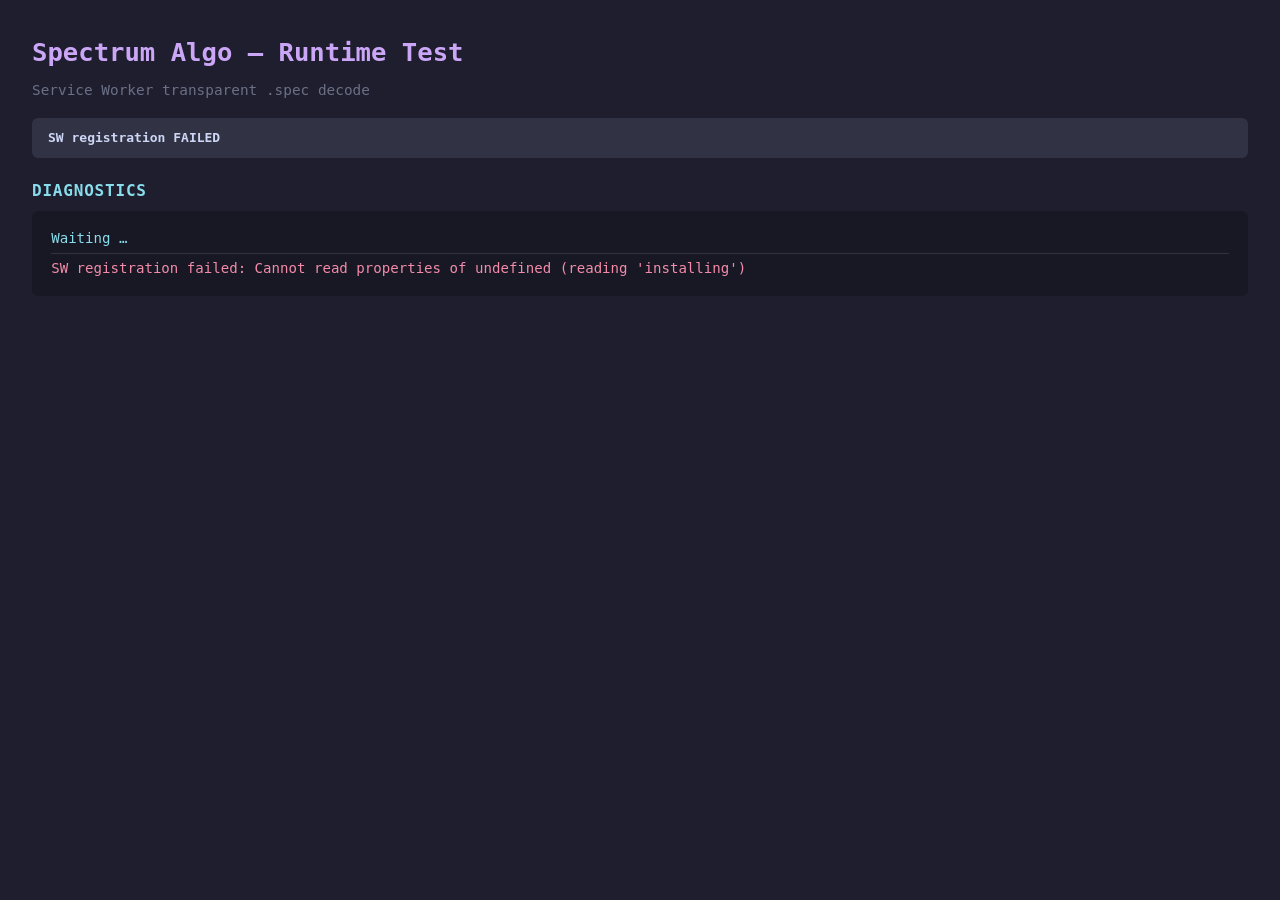
<file: Runtime/test-web/index.html>
<!DOCTYPE html>
<html lang="en">
<head>
  <meta charset="UTF-8">
  <meta name="viewport" content="width=device-width, initial-scale=1.0">
  <title>Spectrum Runtime — Test</title>

  <!--
    styles.css does NOT exist on disk — only styles.css.spec.
    It is loaded dynamically after the SW is active (see script below).
  -->

  <style>
    *, *::before, *::after { box-sizing: border-box; margin: 0; padding: 0; }
    body   { font-family: monospace; background: #1e1e2e; color: #cdd6f4; padding: 2rem; line-height: 1.6; }
    h1     { color: #cba6f7; font-size: 1.6rem; margin-bottom: 0.4rem; }
    h2     { color: #89dceb; font-size: 1rem; text-transform: uppercase; letter-spacing: .05em; margin: 1.2rem 0 0.5rem; }
    #status { padding: 0.6rem 1rem; background: #313244; border-radius: 6px; margin: 0.8rem 0; font-weight: 600; }
    #log   { list-style: none; background: #181825; border-radius: 6px; padding: 0.8rem 1.2rem; font-size: 0.88rem; }
    #log li { padding: 0.2rem 0; border-bottom: 1px solid #313244; }
    #log li:last-child { border-bottom: none; }
    .ok    { color: #a6e3a1; }
    .err   { color: #f38ba8; }
    .info  { color: #89dceb; }
    .warn  { color: #f9e2af; }
    #style-check { background: #1e1e2e; width: 1px; height: 1px; position: absolute; pointer-events: none; }
  </style>
</head>
<body>

  <h1>Spectrum Algo — Runtime Test</h1>
  <p style="color:#6c7086;font-size:.9rem;margin-bottom:1rem">Service Worker transparent .spec decode</p>

  <div id="status">Registering Service Worker …</div>

  <h2>Diagnostics</h2>
  <ul id="log"><li class="info">Waiting …</li></ul>

  <div id="style-check"></div>

  <script>
    // ── Globals ──────────────────────────────────────────────────────────────
    const statusEl = document.getElementById('status');
    const logEl    = document.getElementById('log');

    function log(msg, cls = 'info') {
      const li = document.createElement('li');
      li.textContent = msg;
      li.className = cls;
      logEl.appendChild(li);
      console.log('[spectrum-test]', msg);
    }

    function clearLog() { logEl.innerHTML = ''; }

    // ── Catch any uncaught JS errors (e.g. from app.js at runtime) ───────────
    window.onerror = function(msg, src, line, col, err) {
      log(`window.onerror — ${msg} (${src?.split('/').pop()}:${line})`, 'err');
      return false;
    };

    window.addEventListener('unhandledrejection', e => {
      log(`Unhandled promise rejection — ${e.reason}`, 'err');
    });

    // ── Service Worker setup ─────────────────────────────────────────────────
    if (!('serviceWorker' in navigator)) {
      statusEl.textContent = 'Service Workers not supported.';
      log('Service Workers not supported in this browser', 'err');
    } else {
      navigator.serviceWorker.register('../spectrum-sw.js', {
        type:  'module',
        scope: '/',
      })
      .then(reg => {
        const state = reg.installing
          ? 'installing' : reg.waiting
          ? 'waiting'    : reg.active
          ? 'active'     : 'unknown';
        log(`SW registered — scope: ${reg.scope} — state: ${state}`, 'ok');
        statusEl.textContent = 'SW registered — waiting for activation …';

        function onSWReady() {
          log('SW is controlling this page', 'ok');
          statusEl.textContent = 'SW active — running diagnostics …';
          clearLog();
          runDiagnostics();
        }

        if (navigator.serviceWorker.controller) {
          onSWReady();
        } else {
          navigator.serviceWorker.addEventListener('controllerchange', onSWReady, { once: true });

          // If the SW is already active but not controlling, the page was most
          // likely loaded via a hard reload (Ctrl+Shift+R). Chrome spec: a page
          // loaded with "bypass SW" has its "allow service workers" flag unset,
          // so clients.claim() cannot reclaim it — controllerchange never fires.
          // Fix: do a normal reload. The SW will control the new page load.
          // A sessionStorage flag prevents an infinite reload loop.
          const sw = reg.active || reg.waiting || reg.installing;
          if (sw && !reg.installing) {
            if (!sessionStorage.getItem('spectrum-reloaded')) {
              sessionStorage.setItem('spectrum-reloaded', '1');
              log('SW active but not controlling (likely hard-reload bypass) — reloading …', 'warn');
              statusEl.textContent = 'Reloading so SW can take control …';
              setTimeout(() => window.location.reload(), 800); // brief pause so user sees the message
            } else {
              // Already reloaded once — something else is wrong
              sessionStorage.removeItem('spectrum-reloaded');
              log('SW still not in control after reload — check DevTools → Application → Service Workers', 'err');
            }
          }

          // Safety timeout (in case reload doesn't help)
          setTimeout(() => {
            if (!navigator.serviceWorker.controller) {
              log('Timeout: SW still not in control after 10s', 'err');
            }
          }, 10000);
        }
      })
      .catch(err => {
        statusEl.textContent = 'SW registration FAILED';
        log('SW registration failed: ' + err.message, 'err');
      });
    }

    // ── Diagnostics ──────────────────────────────────────────────────────────
    async function runDiagnostics() {

      // ── Test 1: Direct fetch probe for app.js ──────────────────────────
      log('Probing app.js via fetch() …', 'info');
      try {
        const controller = new AbortController();
        const tid = setTimeout(() => controller.abort(), 15000);
        const r = await fetch('app.js', { signal: controller.signal });
        clearTimeout(tid);
        const decoded = r.headers.get('X-Spectrum-Decoded');
        const tokens  = r.headers.get('X-Spectrum-Tokens');
        const ct      = r.headers.get('Content-Type');

        if (r.ok && decoded === 'true') {
          log(`fetch('app.js') → ${r.status}  CT: ${ct}  tokens: ${tokens} ✓`, 'ok');
        } else if (r.ok) {
          log(`fetch('app.js') → ${r.status}  CT: ${ct}  (NOT decoded by SW)`, 'warn');
        } else {
          const body = await r.text();
          log(`fetch('app.js') → ${r.status}  ${body.slice(0,120)}`, 'err');
        }
      } catch (e) {
        log(`fetch('app.js') threw: ${e.message}`, 'err');
      }

      // ── Test 2: Direct fetch probe for styles.css ──────────────────────
      log('Probing styles.css via fetch() …', 'info');
      try {
        const controller2 = new AbortController();
        const tid2 = setTimeout(() => controller2.abort(), 15000);
        const r = await fetch('styles.css', { signal: controller2.signal });
        clearTimeout(tid2);
        const decoded = r.headers.get('X-Spectrum-Decoded');
        const ct      = r.headers.get('Content-Type');

        if (r.ok && decoded === 'true') {
          log(`fetch('styles.css') → ${r.status}  CT: ${ct} ✓`, 'ok');
        } else if (r.ok) {
          log(`fetch('styles.css') → ${r.status}  CT: ${ct}  (NOT decoded by SW)`, 'warn');
        } else {
          const body = await r.text();
          log(`fetch('styles.css') → ${r.status}  ${body.slice(0,120)}`, 'err');
        }
      } catch (e) {
        log(`fetch('styles.css') threw: ${e.message}`, 'err');
      }

      // ── Test 3: Load styles.css as a real stylesheet ───────────────────
      log('Appending <link rel=stylesheet href=styles.css> …', 'info');
      await new Promise(resolve => {
        const link    = document.createElement('link');
        link.rel      = 'stylesheet';
        link.href     = 'styles.css';
        link.onload   = () => { log('<link> styles.css onload ✓', 'ok');  resolve(); };
        link.onerror  = () => { log('<link> styles.css onerror ✗', 'err'); resolve(); };
        document.head.appendChild(link);
        setTimeout(resolve, 5000); // don't hang forever
      });

      // ── Test 4: Load app.js as a real script ───────────────────────────
      log('Appending <script src=app.js> …', 'info');
      await new Promise(resolve => {
        const script    = document.createElement('script');
        script.src      = 'app.js';
        script.onerror  = () => { log('<script> app.js onerror ✗', 'err'); resolve(); };
        // app.js sets status to green on success — we watch for that
        const check = setInterval(() => {
          if (statusEl.style.color === 'rgb(76, 175, 80)') {
            clearInterval(check);
            resolve();
          }
        }, 100);
        document.body.appendChild(script);
        setTimeout(() => { clearInterval(check); resolve(); }, 5000);
      });

      statusEl.textContent = 'Diagnostics complete — see log above';
    }
  </script>

</body>
</html>
</file>
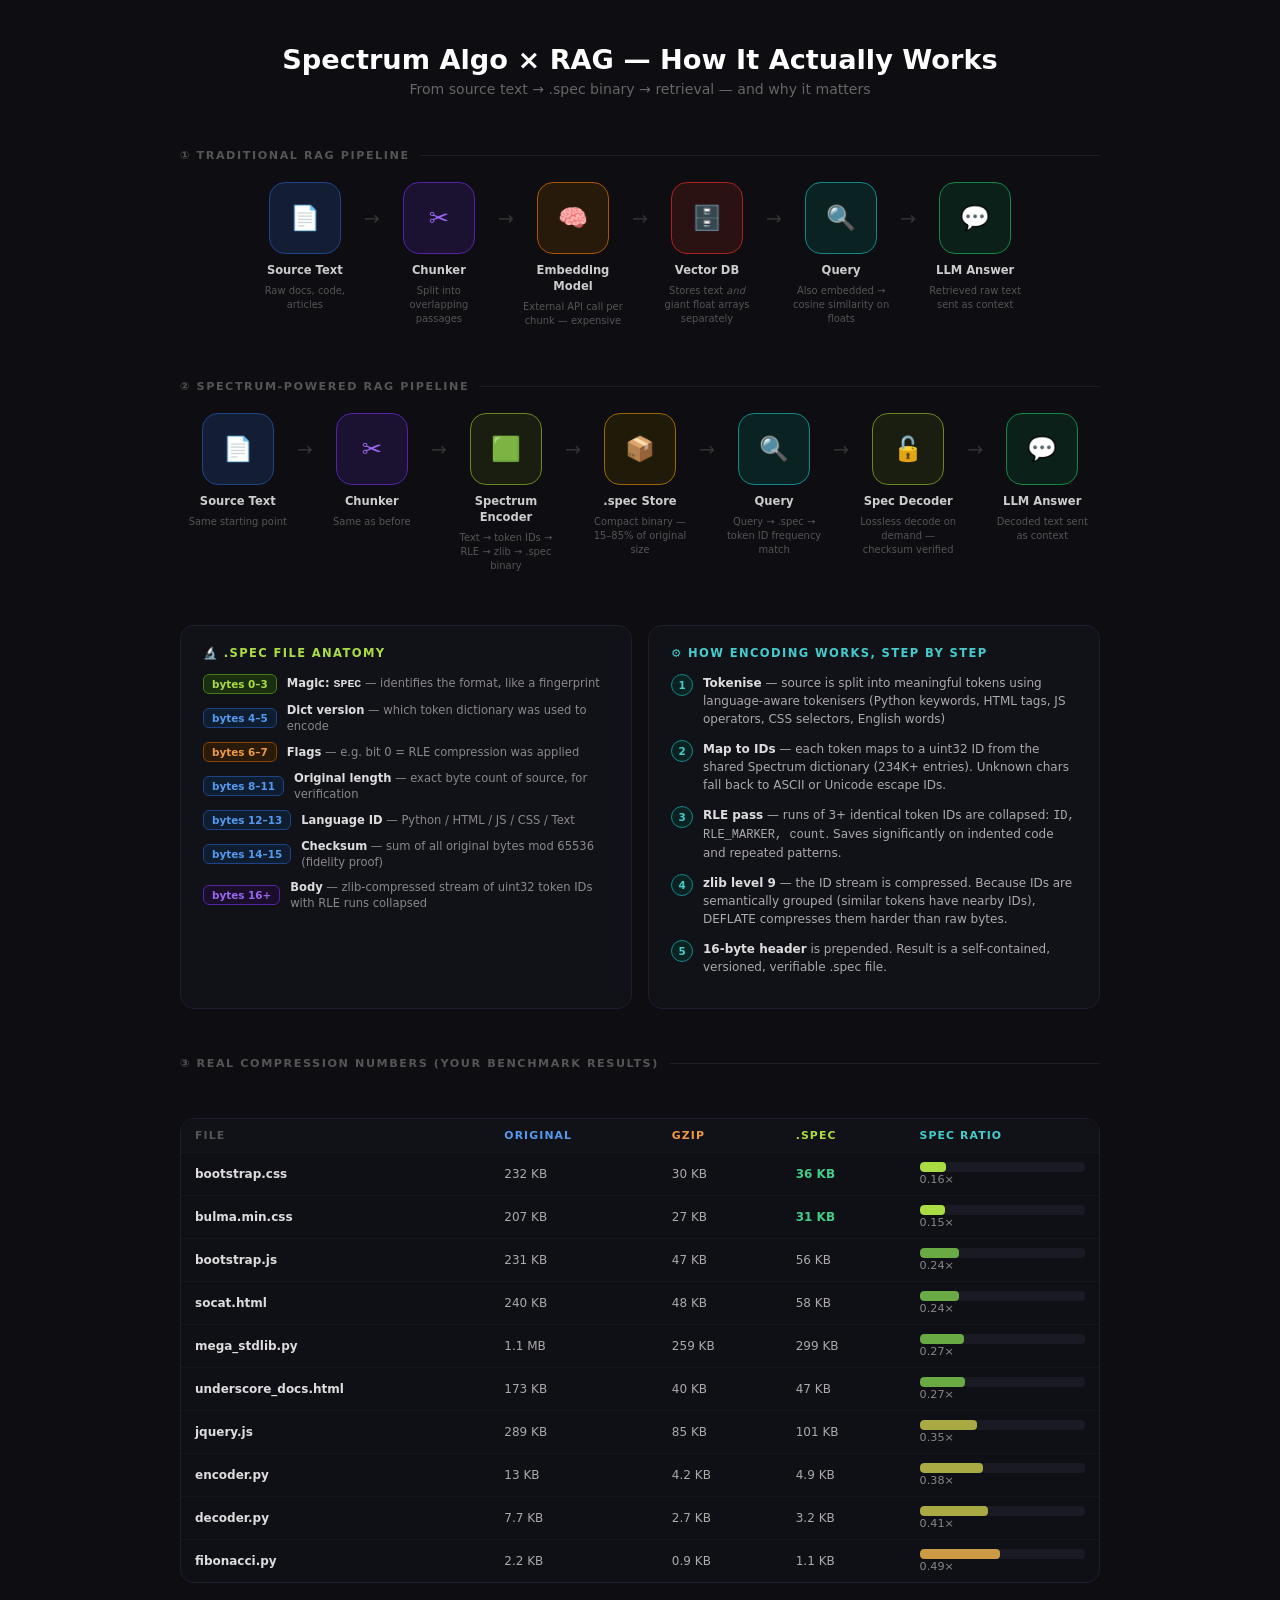
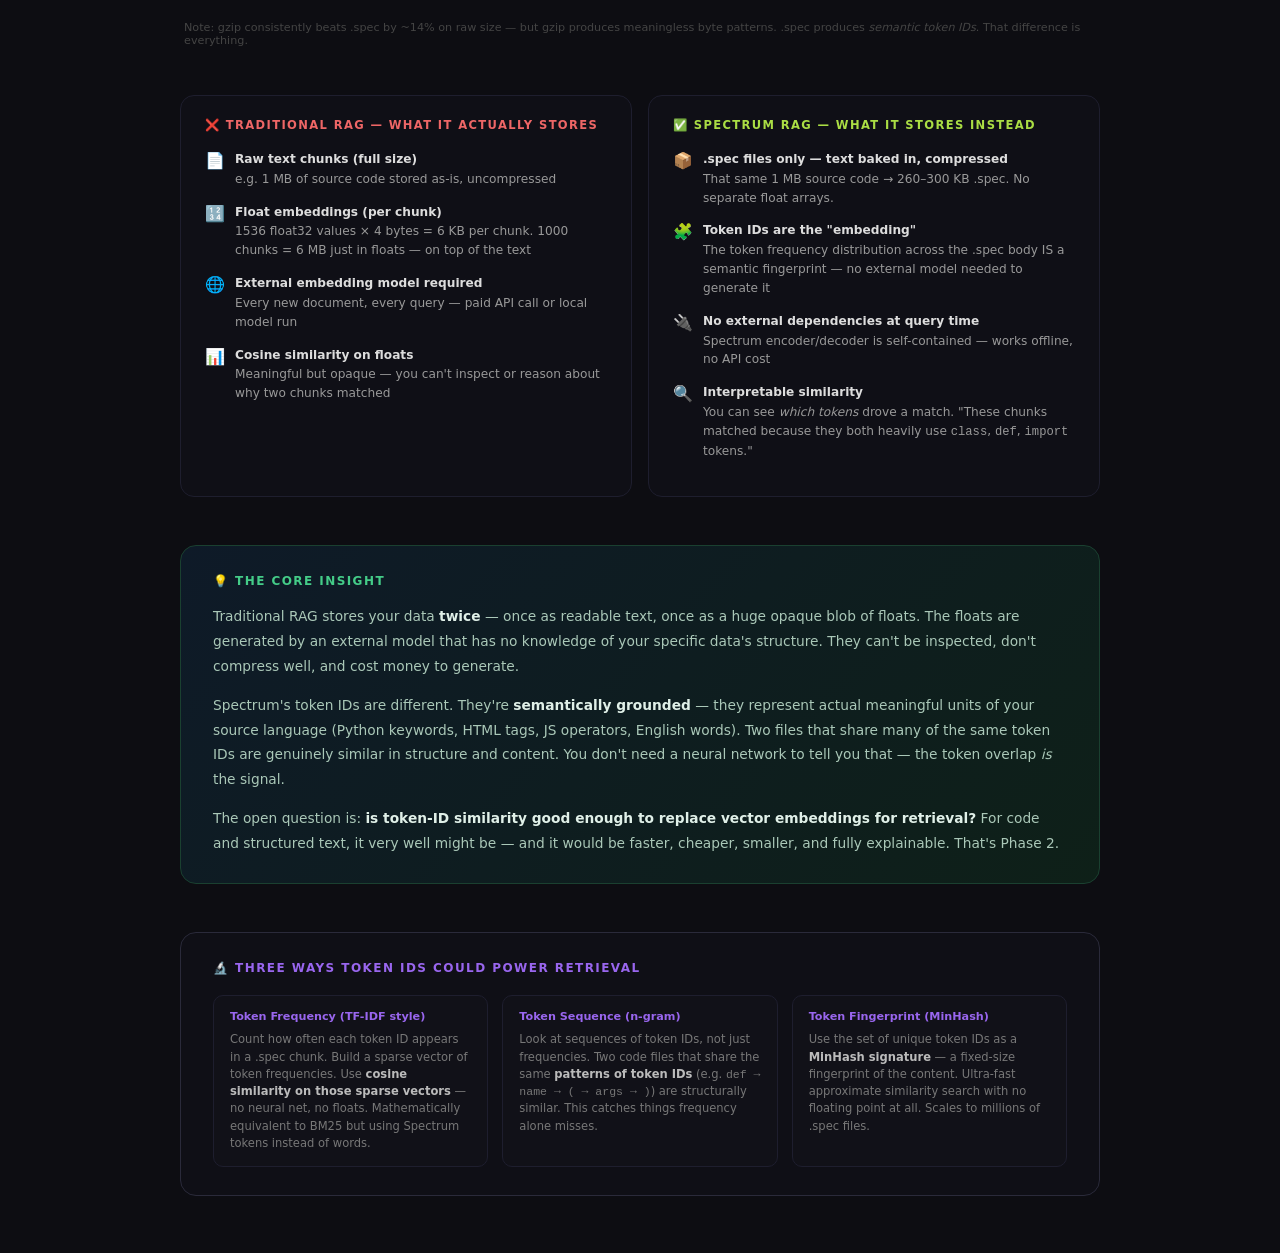
<file: spectrum_rag_diagram.html>
<!DOCTYPE html>
<html lang="en">
<head>
  <meta charset="UTF-8"/>
  <meta name="viewport" content="width=device-width, initial-scale=1.0"/>
  <title>Spectrum Algo × RAG — How It Works</title>
  <style>
    * { box-sizing: border-box; margin: 0; padding: 0; }
    body {
      font-family: 'Segoe UI', system-ui, sans-serif;
      background: #0d0d12;
      color: #e0e0ee;
      min-height: 100vh;
      padding: 44px 24px 60px;
    }

    /* ── PAGE HEADER ── */
    .page-header { text-align: center; margin-bottom: 52px; }
    .page-header h1 { font-size: 1.7rem; font-weight: 800; color: #fff; margin-bottom: 6px; }
    .page-header p  { color: #666; font-size: 0.88rem; }

    /* ── SECTION ── */
    .section { max-width: 920px; margin: 0 auto 48px; }
    .section-title {
      font-size: 0.7rem; font-weight: 700; letter-spacing: 0.14em;
      text-transform: uppercase; color: #555; margin-bottom: 20px;
      display: flex; align-items: center; gap: 10px;
    }
    .section-title::after {
      content: ''; flex: 1; height: 1px; background: #1e1e28;
    }

    /* ── PIPELINE ── */
    .pipeline {
      display: flex; align-items: flex-start; justify-content: center;
      gap: 0; flex-wrap: nowrap; overflow-x: auto; padding-bottom: 4px;
    }
    .node {
      display: flex; flex-direction: column; align-items: center;
      gap: 8px; min-width: 110px; flex-shrink: 0;
    }
    .node-box {
      width: 72px; height: 72px; border-radius: 16px;
      display: flex; flex-direction: column;
      align-items: center; justify-content: center;
      font-size: 1.5rem; gap: 2px;
      position: relative;
    }
    .node-name {
      font-size: 0.72rem; font-weight: 600; text-align: center;
      color: #ccc; line-height: 1.4; max-width: 100px;
    }
    .node-detail {
      font-size: 0.62rem; color: #555; text-align: center;
      max-width: 100px; line-height: 1.4; margin-top: -2px;
    }
    .arrow {
      font-size: 1.2rem; color: #333; padding: 0 4px;
      margin-top: 25px; flex-shrink: 0;
    }

    /* node colours */
    .c-blue   { background:#131e35; border:1.5px solid #1e4488; color:#5599ee; }
    .c-purple { background:#1a1230; border:1.5px solid #5522aa; color:#9966ee; }
    .c-red    { background:#2a1212; border:1.5px solid #aa2222; color:#ee6666; }
    .c-orange { background:#281a0a; border:1.5px solid #aa5500; color:#ee9944; }
    .c-teal   { background:#0a2222; border:1.5px solid #118888; color:#44cccc; }
    .c-green  { background:#0a2018; border:1.5px solid #118844; color:#44cc88; }
    .c-spec   { background:#1a1e10; border:1.5px solid #6a8822; color:#aadd44; }
    .c-gold   { background:#201a08; border:1.5px solid #996600; color:#ddbb22; }

    /* ── .SPEC FORMAT EXPLAINER ── */
    .spec-explainer {
      max-width: 920px; margin: 0 auto 48px;
      display: grid; grid-template-columns: 1fr 1fr; gap: 16px;
    }
    .spec-card {
      background: #111118; border: 1px solid #1e1e2e;
      border-radius: 14px; padding: 20px 22px;
    }
    .spec-card h3 {
      font-size: 0.72rem; font-weight: 700; letter-spacing: 0.12em;
      text-transform: uppercase; margin-bottom: 14px;
    }
    .spec-card.anatomy h3 { color: #aadd44; }
    .spec-card.flow     h3 { color: #44cccc; }

    .byte-row {
      display: flex; align-items: center; gap: 10px; margin-bottom: 8px;
    }
    .byte-tag {
      font-size: 0.65rem; font-weight: 700; padding: 3px 8px;
      border-radius: 6px; white-space: nowrap; flex-shrink: 0;
    }
    .bt-magic  { background:#1a2e10; color:#aadd44; border:1px solid #4a7a18; }
    .bt-meta   { background:#0e1e30; color:#5599ee; border:1px solid #1e4488; }
    .bt-flags  { background:#2a1a0a; color:#ee9944; border:1px solid #884400; }
    .bt-body   { background:#1a0e2a; color:#9966ee; border:1px solid #5522aa; }
    .byte-desc { font-size: 0.72rem; color: #888; line-height: 1.4; }

    .flow-step {
      display: flex; align-items: flex-start; gap: 10px; margin-bottom: 12px;
    }
    .flow-num {
      width: 22px; height: 22px; border-radius: 50%; flex-shrink: 0;
      display: flex; align-items: center; justify-content: center;
      font-size: 0.65rem; font-weight: 700;
      background: #0a2222; color: #44cccc; border: 1px solid #118888;
    }
    .flow-text { font-size: 0.75rem; color: #aaa; line-height: 1.5; }
    .flow-text strong { color: #ddd; }

    /* ── BENCHMARK TABLE ── */
    .bench-wrap {
      max-width: 920px; margin: 0 auto 48px;
      background: #0f0f16; border: 1px solid #1e1e2e;
      border-radius: 14px; overflow: hidden;
    }
    .bench-wrap table { width: 100%; border-collapse: collapse; }
    .bench-wrap th {
      padding: 10px 14px; text-align: left; font-size: 0.68rem;
      font-weight: 700; letter-spacing: 0.1em; text-transform: uppercase;
    }
    .bench-wrap th:nth-child(1) { background:#111118; color:#555; }
    .bench-wrap th:nth-child(2) { background:#111118; color:#5599ee; }
    .bench-wrap th:nth-child(3) { background:#111118; color:#ee9944; }
    .bench-wrap th:nth-child(4) { background:#111118; color:#aadd44; }
    .bench-wrap th:nth-child(5) { background:#111118; color:#44cccc; }
    .bench-wrap td {
      padding: 9px 14px; font-size: 0.75rem; border-top: 1px solid #161620;
      color: #aaa;
    }
    .bench-wrap td:nth-child(1) { color: #ddd; font-weight: 600; }
    .bar-cell { padding: 9px 14px; border-top: 1px solid #161620; }
    .bar-bg { background: #1a1a24; border-radius: 4px; height: 10px; overflow: hidden; }
    .bar-fill { height: 100%; border-radius: 4px; }
    .best { color: #44cc88 !important; font-weight: 700; }

    /* ── RAG COMPARISON ── */
    .rag-compare {
      max-width: 920px; margin: 0 auto 48px;
      display: grid; grid-template-columns: 1fr 1fr; gap: 16px;
    }
    .rag-card {
      background: #0f0f16; border: 1px solid #1e1e2e;
      border-radius: 14px; padding: 22px 24px;
    }
    .rag-card h3 {
      font-size: 0.72rem; font-weight: 700; letter-spacing: 0.12em;
      text-transform: uppercase; margin-bottom: 18px;
    }
    .rag-card.trad h3 { color: #ee6666; }
    .rag-card.spec h3 { color: #aadd44; }

    .rag-item {
      display: flex; gap: 10px; margin-bottom: 14px; align-items: flex-start;
    }
    .rag-icon { font-size: 1rem; flex-shrink: 0; margin-top: 1px; }
    .rag-item-text { font-size: 0.76rem; line-height: 1.55; color: #999; }
    .rag-item-text strong { color: #ddd; display: block; margin-bottom: 1px; }

    /* ── THE BIG IDEA ── */
    .big-idea {
      max-width: 920px; margin: 0 auto 48px;
      background: linear-gradient(135deg, #0e1a28, #0e2018);
      border: 1px solid #1a4030; border-radius: 16px; padding: 28px 32px;
    }
    .big-idea h3 {
      font-size: 0.75rem; font-weight: 700; letter-spacing: 0.12em;
      text-transform: uppercase; color: #44cc88; margin-bottom: 16px;
    }
    .big-idea p {
      font-size: 0.86rem; color: #aac8b8; line-height: 1.8; margin-bottom: 14px;
    }
    .big-idea p:last-child { margin-bottom: 0; }
    .big-idea strong { color: #e0f0e8; }

    /* ── TOKEN INSIGHT ── */
    .token-insight {
      max-width: 920px; margin: 0 auto 0;
      background: #0f0f16; border: 1px solid #2a2a3a; border-radius: 16px;
      padding: 28px 32px;
    }
    .token-insight h3 {
      font-size: 0.75rem; font-weight: 700; letter-spacing: 0.12em;
      text-transform: uppercase; color: #9966ee; margin-bottom: 20px;
    }
    .token-grid {
      display: grid; grid-template-columns: repeat(3, 1fr); gap: 14px;
    }
    .token-box {
      background: #111118; border: 1px solid #1e1e2e; border-radius: 10px;
      padding: 14px 16px;
    }
    .token-box h4 { font-size: 0.7rem; font-weight: 700; margin-bottom: 8px; color: #9966ee; }
    .token-box p  { font-size: 0.72rem; color: #777; line-height: 1.5; }
    .token-box p strong { color: #bbb; }

    @media (max-width: 640px) {
      .spec-explainer, .rag-compare, .token-grid { grid-template-columns: 1fr; }
      .pipeline { justify-content: flex-start; }
    }
  </style>
</head>
<body>

<div class="page-header">
  <h1>Spectrum Algo × RAG — How It Actually Works</h1>
  <p>From source text → .spec binary → retrieval — and why it matters</p>
</div>


<!-- ═══════════════════════════════════════════════════════════════ -->
<!--  1. TRADITIONAL RAG PIPELINE                                  -->
<!-- ═══════════════════════════════════════════════════════════════ -->
<div class="section">
  <div class="section-title">① Traditional RAG pipeline</div>
  <div class="pipeline">

    <div class="node">
      <div class="node-box c-blue">📄</div>
      <div class="node-name">Source Text</div>
      <div class="node-detail">Raw docs, code, articles</div>
    </div>
    <div class="arrow">→</div>

    <div class="node">
      <div class="node-box c-purple">✂️</div>
      <div class="node-name">Chunker</div>
      <div class="node-detail">Split into overlapping passages</div>
    </div>
    <div class="arrow">→</div>

    <div class="node">
      <div class="node-box c-orange">🧠</div>
      <div class="node-name">Embedding Model</div>
      <div class="node-detail">External API call per chunk — expensive</div>
    </div>
    <div class="arrow">→</div>

    <div class="node">
      <div class="node-box c-red">🗄️</div>
      <div class="node-name">Vector DB</div>
      <div class="node-detail">Stores text <em>and</em> giant float arrays separately</div>
    </div>
    <div class="arrow">→</div>

    <div class="node">
      <div class="node-box c-teal">🔍</div>
      <div class="node-name">Query</div>
      <div class="node-detail">Also embedded → cosine similarity on floats</div>
    </div>
    <div class="arrow">→</div>

    <div class="node">
      <div class="node-box c-green">💬</div>
      <div class="node-name">LLM Answer</div>
      <div class="node-detail">Retrieved raw text sent as context</div>
    </div>

  </div>
</div>


<!-- ═══════════════════════════════════════════════════════════════ -->
<!--  2. SPECTRUM RAG PIPELINE                                     -->
<!-- ═══════════════════════════════════════════════════════════════ -->
<div class="section">
  <div class="section-title">② Spectrum-powered RAG pipeline</div>
  <div class="pipeline">

    <div class="node">
      <div class="node-box c-blue">📄</div>
      <div class="node-name">Source Text</div>
      <div class="node-detail">Same starting point</div>
    </div>
    <div class="arrow">→</div>

    <div class="node">
      <div class="node-box c-purple">✂️</div>
      <div class="node-name">Chunker</div>
      <div class="node-detail">Same as before</div>
    </div>
    <div class="arrow">→</div>

    <div class="node">
      <div class="node-box c-spec">🟩</div>
      <div class="node-name">Spectrum Encoder</div>
      <div class="node-detail">Text → token IDs → RLE → zlib → .spec binary</div>
    </div>
    <div class="arrow">→</div>

    <div class="node">
      <div class="node-box c-gold">📦</div>
      <div class="node-name">.spec Store</div>
      <div class="node-detail">Compact binary — 15–85% of original size</div>
    </div>
    <div class="arrow">→</div>

    <div class="node">
      <div class="node-box c-teal">🔍</div>
      <div class="node-name">Query</div>
      <div class="node-detail">Query → .spec → token ID frequency match</div>
    </div>
    <div class="arrow">→</div>

    <div class="node">
      <div class="node-box c-spec">🔓</div>
      <div class="node-name">Spec Decoder</div>
      <div class="node-detail">Lossless decode on demand — checksum verified</div>
    </div>
    <div class="arrow">→</div>

    <div class="node">
      <div class="node-box c-green">💬</div>
      <div class="node-name">LLM Answer</div>
      <div class="node-detail">Decoded text sent as context</div>
    </div>

  </div>
</div>


<!-- ═══════════════════════════════════════════════════════════════ -->
<!--  3. .SPEC FORMAT ANATOMY                                      -->
<!-- ═══════════════════════════════════════════════════════════════ -->
<div class="spec-explainer">

  <div class="spec-card anatomy">
    <h3>🔬 .spec file anatomy</h3>

    <div class="byte-row">
      <span class="byte-tag bt-magic">bytes 0–3</span>
      <span class="byte-desc"><strong style="color:#ddd">Magic: <code>SPEC</code></strong> — identifies the format, like a fingerprint</span>
    </div>
    <div class="byte-row">
      <span class="byte-tag bt-meta">bytes 4–5</span>
      <span class="byte-desc"><strong style="color:#ddd">Dict version</strong> — which token dictionary was used to encode</span>
    </div>
    <div class="byte-row">
      <span class="byte-tag bt-flags">bytes 6–7</span>
      <span class="byte-desc"><strong style="color:#ddd">Flags</strong> — e.g. bit 0 = RLE compression was applied</span>
    </div>
    <div class="byte-row">
      <span class="byte-tag bt-meta">bytes 8–11</span>
      <span class="byte-desc"><strong style="color:#ddd">Original length</strong> — exact byte count of source, for verification</span>
    </div>
    <div class="byte-row">
      <span class="byte-tag bt-meta">bytes 12–13</span>
      <span class="byte-desc"><strong style="color:#ddd">Language ID</strong> — Python / HTML / JS / CSS / Text</span>
    </div>
    <div class="byte-row">
      <span class="byte-tag bt-meta">bytes 14–15</span>
      <span class="byte-desc"><strong style="color:#ddd">Checksum</strong> — sum of all original bytes mod 65536 (fidelity proof)</span>
    </div>
    <div class="byte-row">
      <span class="byte-tag bt-body">bytes 16+</span>
      <span class="byte-desc"><strong style="color:#ddd">Body</strong> — zlib-compressed stream of uint32 token IDs with RLE runs collapsed</span>
    </div>
  </div>

  <div class="spec-card flow">
    <h3>⚙️ How encoding works, step by step</h3>

    <div class="flow-step">
      <div class="flow-num">1</div>
      <div class="flow-text"><strong>Tokenise</strong> — source is split into meaningful tokens using language-aware tokenisers (Python keywords, HTML tags, JS operators, CSS selectors, English words)</div>
    </div>
    <div class="flow-step">
      <div class="flow-num">2</div>
      <div class="flow-text"><strong>Map to IDs</strong> — each token maps to a uint32 ID from the shared Spectrum dictionary (234K+ entries). Unknown chars fall back to ASCII or Unicode escape IDs.</div>
    </div>
    <div class="flow-step">
      <div class="flow-num">3</div>
      <div class="flow-text"><strong>RLE pass</strong> — runs of 3+ identical token IDs are collapsed: <code>ID, RLE_MARKER, count</code>. Saves significantly on indented code and repeated patterns.</div>
    </div>
    <div class="flow-step">
      <div class="flow-num">4</div>
      <div class="flow-text"><strong>zlib level 9</strong> — the ID stream is compressed. Because IDs are semantically grouped (similar tokens have nearby IDs), DEFLATE compresses them harder than raw bytes.</div>
    </div>
    <div class="flow-step">
      <div class="flow-num">5</div>
      <div class="flow-text"><strong>16-byte header</strong> is prepended. Result is a self-contained, versioned, verifiable .spec file.</div>
    </div>
  </div>

</div>


<!-- ═══════════════════════════════════════════════════════════════ -->
<!--  4. BENCHMARK TABLE                                           -->
<!-- ═══════════════════════════════════════════════════════════════ -->
<div class="section">
  <div class="section-title">③ Real compression numbers (your benchmark results)</div>
</div>

<div class="bench-wrap">
  <table>
    <thead>
      <tr>
        <th>File</th>
        <th>Original</th>
        <th>Gzip</th>
        <th>.spec</th>
        <th>Spec ratio</th>
      </tr>
    </thead>
    <tbody>
      <tr>
        <td>bootstrap.css</td>
        <td>232 KB</td>
        <td>30 KB</td>
        <td class="best">36 KB</td>
        <td><div class="bar-bg"><div class="bar-fill" style="width:15.7%;background:#aadd44"></div></div><span style="font-size:0.7rem;color:#888">0.16×</span></td>
      </tr>
      <tr>
        <td>bulma.min.css</td>
        <td>207 KB</td>
        <td>27 KB</td>
        <td class="best">31 KB</td>
        <td><div class="bar-bg"><div class="bar-fill" style="width:15.2%;background:#aadd44"></div></div><span style="font-size:0.7rem;color:#888">0.15×</span></td>
      </tr>
      <tr>
        <td>bootstrap.js</td>
        <td>231 KB</td>
        <td>47 KB</td>
        <td>56 KB</td>
        <td><div class="bar-bg"><div class="bar-fill" style="width:24.1%;background:#6aaa44"></div></div><span style="font-size:0.7rem;color:#888">0.24×</span></td>
      </tr>
      <tr>
        <td>socat.html</td>
        <td>240 KB</td>
        <td>48 KB</td>
        <td>58 KB</td>
        <td><div class="bar-bg"><div class="bar-fill" style="width:24.1%;background:#6aaa44"></div></div><span style="font-size:0.7rem;color:#888">0.24×</span></td>
      </tr>
      <tr>
        <td>mega_stdlib.py</td>
        <td>1.1 MB</td>
        <td>259 KB</td>
        <td>299 KB</td>
        <td><div class="bar-bg"><div class="bar-fill" style="width:26.6%;background:#6aaa44"></div></div><span style="font-size:0.7rem;color:#888">0.27×</span></td>
      </tr>
      <tr>
        <td>underscore_docs.html</td>
        <td>173 KB</td>
        <td>40 KB</td>
        <td>47 KB</td>
        <td><div class="bar-bg"><div class="bar-fill" style="width:27.2%;background:#6aaa44"></div></div><span style="font-size:0.7rem;color:#888">0.27×</span></td>
      </tr>
      <tr>
        <td>jquery.js</td>
        <td>289 KB</td>
        <td>85 KB</td>
        <td>101 KB</td>
        <td><div class="bar-bg"><div class="bar-fill" style="width:34.8%;background:#aaaa44"></div></div><span style="font-size:0.7rem;color:#888">0.35×</span></td>
      </tr>
      <tr>
        <td>encoder.py</td>
        <td>13 KB</td>
        <td>4.2 KB</td>
        <td>4.9 KB</td>
        <td><div class="bar-bg"><div class="bar-fill" style="width:38.1%;background:#aaaa44"></div></div><span style="font-size:0.7rem;color:#888">0.38×</span></td>
      </tr>
      <tr>
        <td>decoder.py</td>
        <td>7.7 KB</td>
        <td>2.7 KB</td>
        <td>3.2 KB</td>
        <td><div class="bar-bg"><div class="bar-fill" style="width:41.3%;background:#aaaa44"></div></div><span style="font-size:0.7rem;color:#888">0.41×</span></td>
      </tr>
      <tr>
        <td>fibonacci.py</td>
        <td>2.2 KB</td>
        <td>0.9 KB</td>
        <td>1.1 KB</td>
        <td><div class="bar-bg"><div class="bar-fill" style="width:48.5%;background:#cc9944"></div></div><span style="font-size:0.7rem;color:#888">0.49×</span></td>
      </tr>
    </tbody>
  </table>
</div>
<p style="max-width:920px;margin:-10px auto 48px;font-size:0.7rem;color:#444;padding:0 4px">
  Note: gzip consistently beats .spec by ~14% on raw size — but gzip produces meaningless byte patterns. .spec produces <em>semantic token IDs</em>. That difference is everything.
</p>


<!-- ═══════════════════════════════════════════════════════════════ -->
<!--  5. RAG SIDE BY SIDE                                         -->
<!-- ═══════════════════════════════════════════════════════════════ -->
<div class="rag-compare">

  <div class="rag-card trad">
    <h3>❌ Traditional RAG — what it actually stores</h3>

    <div class="rag-item">
      <div class="rag-icon">📄</div>
      <div class="rag-item-text">
        <strong>Raw text chunks (full size)</strong>
        e.g. 1 MB of source code stored as-is, uncompressed
      </div>
    </div>
    <div class="rag-item">
      <div class="rag-icon">🔢</div>
      <div class="rag-item-text">
        <strong>Float embeddings (per chunk)</strong>
        1536 float32 values × 4 bytes = 6 KB per chunk. 1000 chunks = 6 MB just in floats — on top of the text
      </div>
    </div>
    <div class="rag-item">
      <div class="rag-icon">🌐</div>
      <div class="rag-item-text">
        <strong>External embedding model required</strong>
        Every new document, every query — paid API call or local model run
      </div>
    </div>
    <div class="rag-item">
      <div class="rag-icon">📊</div>
      <div class="rag-item-text">
        <strong>Cosine similarity on floats</strong>
        Meaningful but opaque — you can't inspect or reason about why two chunks matched
      </div>
    </div>
  </div>

  <div class="rag-card spec">
    <h3>✅ Spectrum RAG — what it stores instead</h3>

    <div class="rag-item">
      <div class="rag-icon">📦</div>
      <div class="rag-item-text">
        <strong>.spec files only — text baked in, compressed</strong>
        That same 1 MB source code → 260–300 KB .spec. No separate float arrays.
      </div>
    </div>
    <div class="rag-item">
      <div class="rag-icon">🧩</div>
      <div class="rag-item-text">
        <strong>Token IDs are the "embedding"</strong>
        The token frequency distribution across the .spec body IS a semantic fingerprint — no external model needed to generate it
      </div>
    </div>
    <div class="rag-item">
      <div class="rag-icon">🔌</div>
      <div class="rag-item-text">
        <strong>No external dependencies at query time</strong>
        Spectrum encoder/decoder is self-contained — works offline, no API cost
      </div>
    </div>
    <div class="rag-item">
      <div class="rag-icon">🔍</div>
      <div class="rag-item-text">
        <strong>Interpretable similarity</strong>
        You can see <em>which tokens</em> drove a match. "These chunks matched because they both heavily use <code>class</code>, <code>def</code>, <code>import</code> tokens."
      </div>
    </div>
  </div>

</div>


<!-- ═══════════════════════════════════════════════════════════════ -->
<!--  6. THE BIG IDEA                                              -->
<!-- ═══════════════════════════════════════════════════════════════ -->
<div class="big-idea">
  <h3>💡 The core insight</h3>
  <p>
    Traditional RAG stores your data <strong>twice</strong> — once as readable text, once as a huge opaque blob of floats.
    The floats are generated by an external model that has no knowledge of your specific data's structure.
    They can't be inspected, don't compress well, and cost money to generate.
  </p>
  <p>
    Spectrum's token IDs are different. They're <strong>semantically grounded</strong> — they represent actual meaningful units
    of your source language (Python keywords, HTML tags, JS operators, English words). Two files that
    share many of the same token IDs are genuinely similar in structure and content. You don't need a
    neural network to tell you that — the token overlap <em>is</em> the signal.
  </p>
  <p>
    The open question is: <strong>is token-ID similarity good enough to replace vector embeddings for retrieval?</strong>
    For code and structured text, it very well might be — and it would be faster, cheaper, smaller, and fully explainable.
    That's Phase 2.
  </p>
</div>


<!-- ═══════════════════════════════════════════════════════════════ -->
<!--  7. TOKEN AS EMBEDDING — THREE ANGLES                        -->
<!-- ═══════════════════════════════════════════════════════════════ -->
<div class="token-insight" style="max-width:920px;margin:48px auto 0">
  <h3>🔬 Three ways token IDs could power retrieval</h3>
  <div class="token-grid">

    <div class="token-box">
      <h4>Token Frequency (TF-IDF style)</h4>
      <p>Count how often each token ID appears in a .spec chunk. Build a sparse vector of token frequencies. Use <strong>cosine similarity on those sparse vectors</strong> — no neural net, no floats. Mathematically equivalent to BM25 but using Spectrum tokens instead of words.</p>
    </div>

    <div class="token-box">
      <h4>Token Sequence (n-gram)</h4>
      <p>Look at sequences of token IDs, not just frequencies. Two code files that share the same <strong>patterns of token IDs</strong> (e.g. <code>def → name → ( → args → )</code>) are structurally similar. This catches things frequency alone misses.</p>
    </div>

    <div class="token-box">
      <h4>Token Fingerprint (MinHash)</h4>
      <p>Use the set of unique token IDs as a <strong>MinHash signature</strong> — a fixed-size fingerprint of the content. Ultra-fast approximate similarity search with no floating point at all. Scales to millions of .spec files.</p>
    </div>

  </div>
</div>

</body>
</html>
</file>
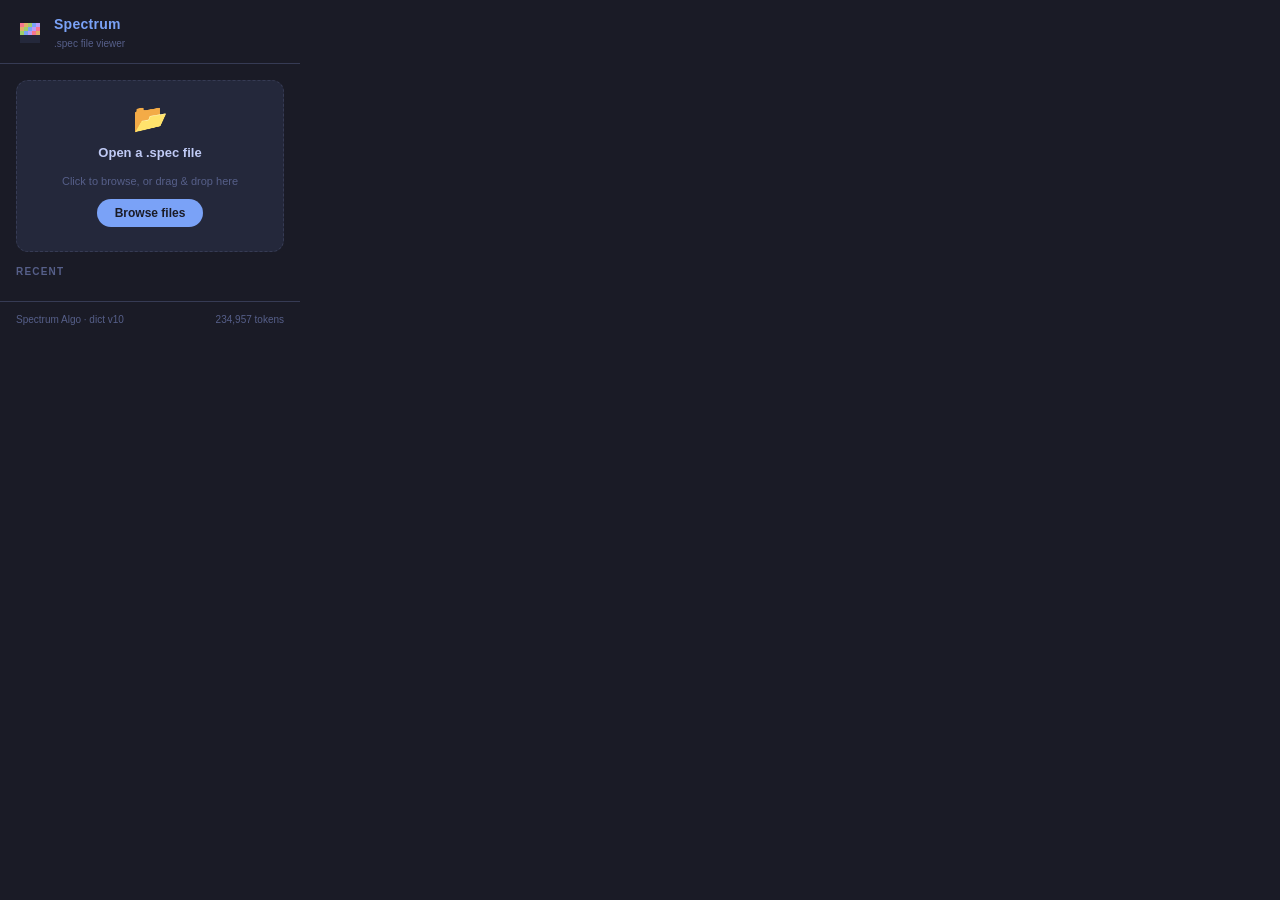
<file: chrome-extension/popup.html>
<!DOCTYPE html>
<html lang="en">
<head>
  <meta charset="UTF-8" />
  <title>Spectrum .spec Viewer</title>
  <style>
    *, *::before, *::after { box-sizing: border-box; margin: 0; padding: 0; }

    :root {
      --bg:       #1a1b26;
      --surface:  #24283b;
      --border:   #363b54;
      --accent:   #7aa2f7;
      --accent2:  #bb9af7;
      --text:     #c0caf5;
      --muted:    #565f89;
      --ok:       #9ece6a;
      --warn:     #e0af68;
      --font-mono: 'JetBrains Mono', 'Fira Code', Consolas, monospace;
    }

    body {
      width: 300px;
      background: var(--bg);
      color: var(--text);
      font-family: -apple-system, BlinkMacSystemFont, 'Segoe UI', Roboto, sans-serif;
      font-size: 13px;
      line-height: 1.5;
    }

    /* ── Header ── */
    .header {
      display: flex;
      align-items: center;
      gap: 10px;
      padding: 14px 16px 12px;
      border-bottom: 1px solid var(--border);
    }

    .logo-text {
      font-weight: 700;
      font-size: 14px;
      color: var(--accent);
      letter-spacing: 0.02em;
    }

    .logo-sub {
      font-size: 10px;
      color: var(--muted);
      margin-top: 1px;
    }

    /* ── Main ── */
    .body { padding: 16px; display: flex; flex-direction: column; gap: 12px; }

    /* Drop zone / open button */
    .drop-zone {
      display: flex;
      flex-direction: column;
      align-items: center;
      justify-content: center;
      gap: 10px;
      padding: 24px 16px;
      border: 1.5px dashed var(--border);
      border-radius: 12px;
      background: var(--surface);
      cursor: pointer;
      transition: border-color 0.15s, background 0.15s;
    }
    .drop-zone:hover, .drop-zone.drag-over {
      border-color: var(--accent);
      background: rgba(122, 162, 247, 0.06);
    }

    .drop-icon { font-size: 28px; line-height: 1; }

    .drop-label {
      font-size: 13px;
      font-weight: 600;
      color: var(--text);
      text-align: center;
    }

    .drop-hint {
      font-size: 11px;
      color: var(--muted);
      text-align: center;
    }

    .open-btn {
      display: inline-flex;
      align-items: center;
      justify-content: center;
      gap: 6px;
      padding: 7px 18px;
      border-radius: 20px;
      background: var(--accent);
      color: #1a1b26;
      font-size: 12px;
      font-weight: 700;
      border: none;
      cursor: pointer;
      transition: opacity 0.15s;
    }
    .open-btn:hover { opacity: 0.85; }

    /* Hidden real file input */
    #file-input { display: none; }

    /* ── Recent files ── */
    .section-label {
      font-size: 10px;
      font-weight: 700;
      letter-spacing: 0.12em;
      text-transform: uppercase;
      color: var(--muted);
      margin-bottom: 6px;
    }

    .recent-list {
      display: flex;
      flex-direction: column;
      gap: 4px;
    }

    .recent-item {
      display: flex;
      align-items: center;
      gap: 8px;
      padding: 7px 10px;
      border-radius: 8px;
      background: var(--surface);
      border: 1px solid var(--border);
      cursor: pointer;
      transition: border-color 0.15s;
      overflow: hidden;
    }
    .recent-item:hover { border-color: var(--accent); }

    .recent-icon { font-size: 14px; flex-shrink: 0; }

    .recent-info { overflow: hidden; flex: 1; }

    .recent-name {
      font-family: var(--font-mono);
      font-size: 11px;
      color: var(--text);
      white-space: nowrap;
      overflow: hidden;
      text-overflow: ellipsis;
    }

    .recent-meta {
      font-size: 10px;
      color: var(--muted);
      margin-top: 1px;
    }

    .recent-delete {
      flex-shrink: 0;
      background: none;
      border: none;
      color: var(--muted);
      cursor: pointer;
      font-size: 14px;
      line-height: 1;
      padding: 2px 4px;
      border-radius: 4px;
      transition: color 0.15s;
    }
    .recent-delete:hover { color: #f7768e; }

    .no-recent {
      font-size: 11px;
      color: var(--muted);
      text-align: center;
      padding: 8px 0;
    }

    /* ── Footer ── */
    .footer {
      padding: 10px 16px;
      border-top: 1px solid var(--border);
      font-size: 10px;
      color: var(--muted);
      display: flex;
      justify-content: space-between;
      align-items: center;
    }
    .footer a { color: var(--muted); text-decoration: none; }
    .footer a:hover { color: var(--text); }
  </style>
</head>
<body>

  <!-- Header -->
  <div class="header">
    <svg width="28" height="20" viewBox="0 0 20 20" fill="none" aria-hidden="true">
      <rect width="4" height="4" x="0"  y="0"  fill="#f7768e"/>
      <rect width="4" height="4" x="4"  y="0"  fill="#e0af68"/>
      <rect width="4" height="4" x="8"  y="0"  fill="#9ece6a"/>
      <rect width="4" height="4" x="12" y="0"  fill="#7aa2f7"/>
      <rect width="4" height="4" x="16" y="0"  fill="#bb9af7"/>
      <rect width="4" height="4" x="0"  y="4"  fill="#e0af68"/>
      <rect width="4" height="4" x="4"  y="4"  fill="#9ece6a"/>
      <rect width="4" height="4" x="8"  y="4"  fill="#7aa2f7"/>
      <rect width="4" height="4" x="12" y="4"  fill="#bb9af7"/>
      <rect width="4" height="4" x="16" y="4"  fill="#f7768e"/>
      <rect width="4" height="4" x="0"  y="8"  fill="#9ece6a"/>
      <rect width="4" height="4" x="4"  y="8"  fill="#7aa2f7"/>
      <rect width="4" height="4" x="8"  y="8"  fill="#bb9af7"/>
      <rect width="4" height="4" x="12" y="8"  fill="#f7768e"/>
      <rect width="4" height="4" x="16" y="8"  fill="#e0af68"/>
      <rect width="20" height="8" x="0" y="12" fill="#24283b"/>
    </svg>
    <div>
      <div class="logo-text">Spectrum</div>
      <div class="logo-sub">.spec file viewer</div>
    </div>
  </div>

  <!-- Body -->
  <div class="body">

    <!-- Drop zone -->
    <div class="drop-zone" id="drop-zone">
      <div class="drop-icon">📂</div>
      <div class="drop-label">Open a .spec file</div>
      <div class="drop-hint">Click to browse, or drag &amp; drop here</div>
      <button class="open-btn" id="open-btn">Browse files</button>
    </div>
    <input type="file" id="file-input" accept=".spec" />

    <!-- Recent files -->
    <div id="recent-section">
      <div class="section-label">Recent</div>
      <div class="recent-list" id="recent-list"></div>
    </div>

  </div>

  <!-- Footer -->
  <div class="footer">
    <span>Spectrum Algo · dict v10</span>
    <span>234,957 tokens</span>
  </div>

  <script src="popup.js"></script>
</body>
</html>
</file>
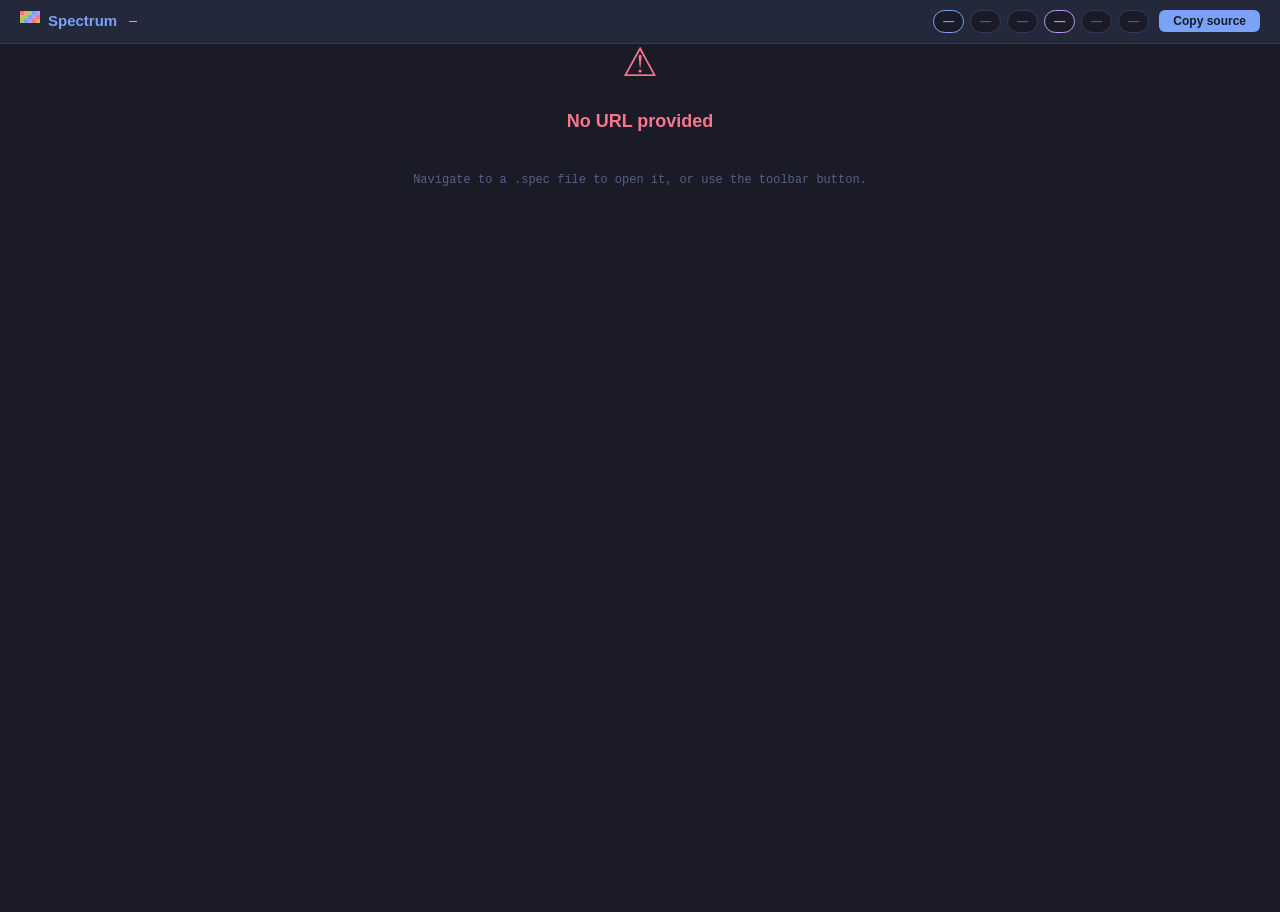
<file: chrome-extension/viewer.html>
<!DOCTYPE html>
<html lang="en">
<head>
  <meta charset="UTF-8" />
  <meta name="viewport" content="width=device-width, initial-scale=1.0" />
  <title>Spectrum .spec Viewer</title>

  <!-- highlight.js theme — bundled locally, no CDN -->
  <link rel="stylesheet" href="lib/atom-one-dark.min.css" />

  <style>
    *, *::before, *::after { box-sizing: border-box; margin: 0; padding: 0; }

    :root {
      --bg:        #1a1b26;
      --surface:   #24283b;
      --border:    #363b54;
      --accent:    #7aa2f7;
      --accent2:   #bb9af7;
      --text:      #c0caf5;
      --text-dim:  #565f89;
      --ok:        #9ece6a;
      --warn:      #e0af68;
      --font-mono: 'JetBrains Mono', 'Fira Code', 'Cascadia Code', Consolas, monospace;
    }

    html, body { height: 100%; background: var(--bg); color: var(--text);
      font-family: -apple-system, BlinkMacSystemFont, 'Segoe UI', Roboto, sans-serif;
      font-size: 14px; line-height: 1.5; }

    #app { display: flex; flex-direction: column; height: 100vh; }

    /* ── Header ── */
    header {
      display: flex; align-items: center; gap: 12px; flex-shrink: 0;
      padding: 10px 20px; background: var(--surface);
      border-bottom: 1px solid var(--border);
      position: sticky; top: 0; z-index: 10;
    }

    .logo { display: flex; align-items: center; gap: 8px; font-weight: 700;
      font-size: 15px; color: var(--accent); white-space: nowrap; }

    #meta-filename { font-family: var(--font-mono); font-size: 13px;
      overflow: hidden; text-overflow: ellipsis; white-space: nowrap; max-width: 320px; }

    .meta-pills { display: flex; flex-wrap: wrap; gap: 6px; margin-left: auto; align-items: center; }

    .pill { padding: 2px 9px; border-radius: 20px; font-size: 11px; font-weight: 600;
      background: var(--bg); border: 1px solid var(--border); color: var(--text-dim); white-space: nowrap; }
    .pill.accent  { border-color: var(--accent);  color: var(--accent); }
    .pill.accent2 { border-color: var(--accent2); color: var(--accent2); }
    .pill.ok      { border-color: var(--ok);   color: var(--ok); }
    .pill.warn    { border-color: var(--warn);  color: var(--warn); }

    /* ── Live / Source toggle ── */
    #view-toggle { display: none; gap: 2px; background: var(--bg);
      border: 1px solid var(--border); border-radius: 6px; padding: 2px; }
    .toggle-btn { padding: 4px 12px; border-radius: 4px; font-size: 12px; font-weight: 600;
      border: none; cursor: pointer; background: transparent; color: var(--text-dim); transition: all 0.15s; }
    .toggle-btn.active { background: var(--accent); color: #1a1b26; }
    .toggle-btn:not(.active):hover { color: var(--text); }

    /* ── Copy button ── */
    #copy-btn { margin-left: 4px; padding: 4px 14px; border-radius: 6px;
      background: var(--accent); color: #1a1b26; font-size: 12px; font-weight: 700;
      border: none; cursor: pointer; transition: opacity 0.15s; white-space: nowrap; flex-shrink: 0; }
    #copy-btn:hover { opacity: 0.85; }

    /* ── States ── */
    #loading, #error {
      flex: 1; display: flex; flex-direction: column;
      align-items: center; justify-content: center; padding: 48px 24px; gap: 16px;
    }
    #loading { color: var(--text-dim); }
    .spinner { width: 40px; height: 40px; border: 3px solid var(--border);
      border-top-color: var(--accent); border-radius: 50%;
      animation: spin 0.8s linear infinite; }
    @keyframes spin { to { transform: rotate(360deg); } }
    #loading-name { color: var(--text); font-family: var(--font-mono); font-size: 13px; }
    #error { color: #f7768e; }
    #error-icon { font-size: 40px; }
    #error-title { font-size: 18px; font-weight: 700; }
    #error-body { white-space: pre-wrap; font-family: var(--font-mono); font-size: 12px;
      color: var(--text-dim); max-width: 600px; text-align: center; }

    /* ── Result ── */
    #result { display: none; flex: 1; flex-direction: column; overflow: hidden; }

    /* Live iframe — null origin (no allow-same-origin), so it has no
       inherited CSP and external resources like Google Fonts load freely */
    #live-iframe { display: none; flex: 1; width: 100%; border: none; background: #fff; }

    /* Source code */
    #code-wrap { flex: 1; overflow: auto; display: none; }
    pre { margin: 0; background: var(--bg) !important; padding: 20px 24px; min-height: 100%; }
    pre code.hljs { background: transparent !important; font-family: var(--font-mono) !important;
      font-size: 13px !important; line-height: 1.65 !important; tab-size: 4; }
    pre code:not(.hljs) { font-family: var(--font-mono); font-size: 13px; line-height: 1.65;
      color: var(--text); white-space: pre; }
  </style>
</head>

<body>
<div id="app">

  <header>
    <div class="logo">
      <svg width="20" height="20" viewBox="0 0 20 20" fill="none" aria-hidden="true">
        <rect width="4" height="4" x="0"  y="0"  fill="#f7768e"/>
        <rect width="4" height="4" x="4"  y="0"  fill="#e0af68"/>
        <rect width="4" height="4" x="8"  y="0"  fill="#9ece6a"/>
        <rect width="4" height="4" x="12" y="0"  fill="#7aa2f7"/>
        <rect width="4" height="4" x="16" y="0"  fill="#bb9af7"/>
        <rect width="4" height="4" x="0"  y="4"  fill="#e0af68"/>
        <rect width="4" height="4" x="4"  y="4"  fill="#9ece6a"/>
        <rect width="4" height="4" x="8"  y="4"  fill="#7aa2f7"/>
        <rect width="4" height="4" x="12" y="4"  fill="#bb9af7"/>
        <rect width="4" height="4" x="16" y="4"  fill="#f7768e"/>
        <rect width="4" height="4" x="0"  y="8"  fill="#9ece6a"/>
        <rect width="4" height="4" x="4"  y="8"  fill="#7aa2f7"/>
        <rect width="4" height="4" x="8"  y="8"  fill="#bb9af7"/>
        <rect width="4" height="4" x="12" y="8"  fill="#f7768e"/>
        <rect width="4" height="4" x="16" y="8"  fill="#e0af68"/>
        <rect width="20" height="8" x="0" y="12" fill="#24283b"/>
      </svg>
      Spectrum
    </div>

    <span id="meta-filename">—</span>

    <div id="view-toggle">
      <button class="toggle-btn active" id="live-btn">Live</button>
      <button class="toggle-btn"        id="source-btn">Source</button>
    </div>

    <div class="meta-pills">
      <span class="pill accent"  id="meta-lang">—</span>
      <span class="pill"         id="meta-tokens">—</span>
      <span class="pill"         id="meta-orig">—</span>
      <span class="pill accent2" id="meta-ratio">—</span>
      <span class="pill"         id="meta-cksum" title="">—</span>
      <span class="pill"         id="meta-dictv">—</span>
      <button id="copy-btn">Copy source</button>
    </div>
  </header>

  <div id="loading">
    <div class="spinner"></div>
    <p>Decoding <span id="loading-name"></span></p>
    <p style="font-size:11px;color:var(--text-dim)">Fetch → zlib → token IDs → source</p>
  </div>

  <div id="error" style="display:none">
    <div id="error-icon">⚠</div>
    <div id="error-title">Error</div>
    <pre id="error-body"></pre>
  </div>

  <div id="result">
    <!--
      allow-scripts but NOT allow-same-origin → null origin.
      Null origin = no inherited CSP from the extension page, so external
      resources (Google Fonts etc.) in the decoded HTML work normally,
      and the inlined JS runs without restriction.
    -->
    <iframe id="live-iframe"
            sandbox="allow-scripts allow-forms allow-popups allow-modals"></iframe>

    <div id="code-wrap">
      <pre><code id="source-code"></code></pre>
    </div>
  </div>

</div>

<!-- dictionary.js: plain global script (LANGUAGE_NAMES etc. for status pills) -->
<script src="dictionary.js"></script>

<!-- highlight.js: bundled locally — no CDN, no CSP issues -->
<script src="lib/highlight.min.js"></script>
<script src="lib/python.min.js"></script>
<script src="lib/xml.min.js"></script>
<script src="lib/javascript.min.js"></script>
<script src="lib/css.min.js"></script>

<!-- viewer.js: ES module, imports spec-decoder.js -->
<script type="module" src="viewer.js"></script>

</body>
</html>
</file>
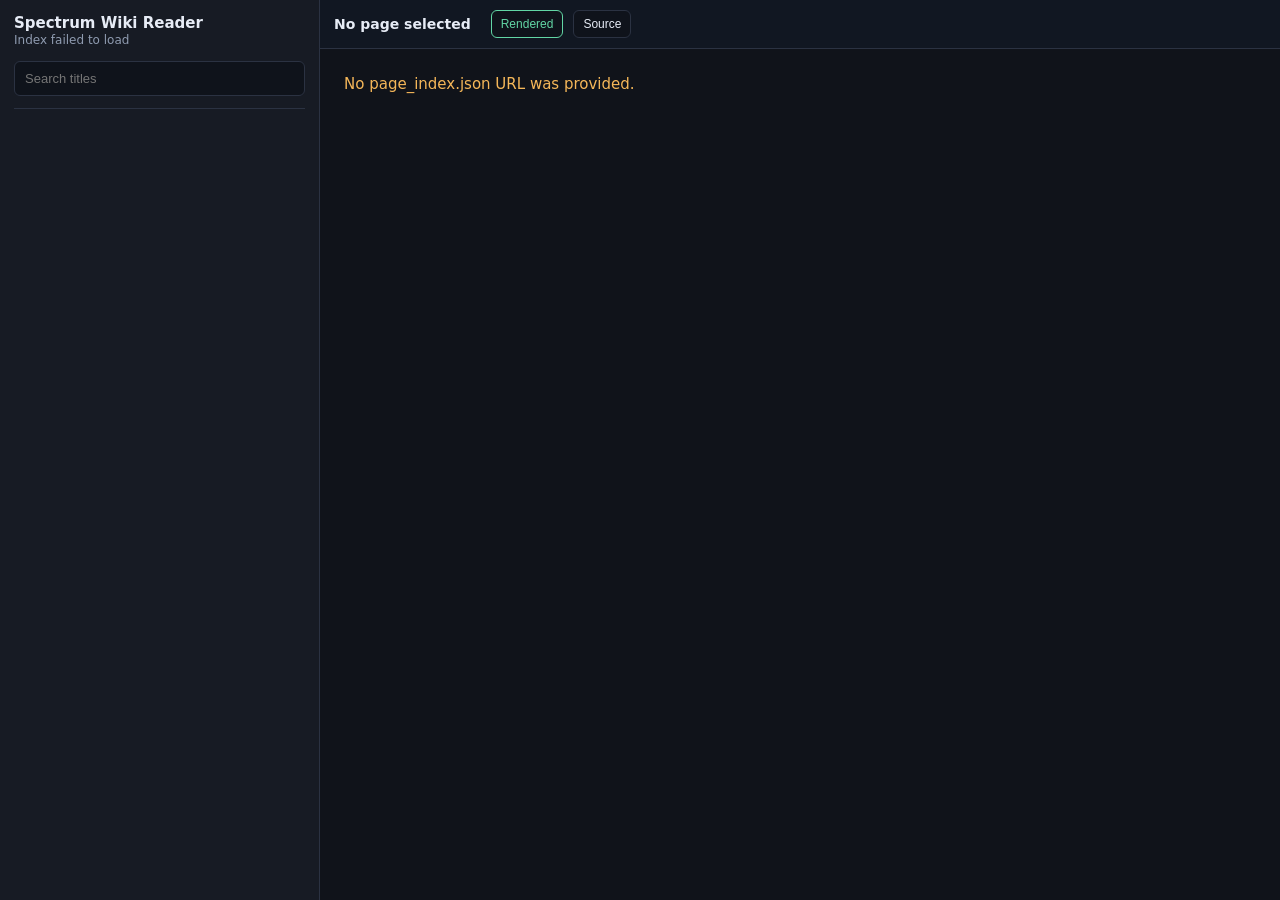
<file: chrome-extension/wiki.html>
<!DOCTYPE html>
<html lang="en">
<head>
  <meta charset="UTF-8">
  <title>Spectrum Wiki Reader</title>
  <style>
    :root {
      --bg: #10131a;
      --panel: #171b24;
      --line: #2b3242;
      --text: #e7ecf6;
      --muted: #8f9bb0;
      --accent: #62d6a5;
      --warn: #f5b759;
    }
    * { box-sizing: border-box; }
    body {
      margin: 0;
      min-height: 100vh;
      background: var(--bg);
      color: var(--text);
      font-family: Inter, system-ui, -apple-system, BlinkMacSystemFont, "Segoe UI", sans-serif;
    }
    .shell {
      display: grid;
      grid-template-columns: 320px minmax(0, 1fr);
      min-height: 100vh;
    }
    aside {
      border-right: 1px solid var(--line);
      background: var(--panel);
      padding: 14px;
      overflow: hidden;
      display: flex;
      flex-direction: column;
      gap: 12px;
    }
    main { min-width: 0; display: flex; flex-direction: column; }
    h1 { margin: 0; font-size: 15px; font-weight: 650; letter-spacing: 0; }
    .meta { color: var(--muted); font-size: 12px; line-height: 1.45; }
    input {
      width: 100%;
      border: 1px solid var(--line);
      background: #0f131b;
      color: var(--text);
      border-radius: 6px;
      padding: 9px 10px;
      outline: none;
      font-size: 13px;
    }
    input:focus { border-color: var(--accent); }
    .results {
      min-height: 0;
      overflow: auto;
      border-top: 1px solid var(--line);
      padding-top: 8px;
    }
    .result {
      width: 100%;
      display: block;
      text-align: left;
      border: 0;
      background: transparent;
      color: var(--text);
      padding: 8px;
      border-radius: 6px;
      cursor: pointer;
      overflow-wrap: anywhere;
    }
    .result:hover, .result.active { background: #222938; }
    .result small { display: block; color: var(--muted); margin-top: 2px; }
    .toolbar {
      border-bottom: 1px solid var(--line);
      background: #111722;
      padding: 10px 14px;
      display: flex;
      align-items: center;
      gap: 10px;
      min-height: 48px;
    }
    .toolbar strong { font-size: 14px; overflow-wrap: anywhere; }
    .toolbar span { color: var(--muted); font-size: 12px; }
    .content {
      padding: 20px 24px;
      overflow: auto;
      line-height: 1.55;
      overflow-wrap: anywhere;
      font-size: 15px;
      max-width: 980px;
      width: 100%;
    }
    .content.source {
      white-space: pre-wrap;
      font-family: ui-monospace, SFMono-Regular, Consolas, "Liberation Mono", monospace;
      font-size: 13px;
      max-width: none;
    }
    .content h2, .content h3, .content h4 {
      margin: 1.3em 0 0.45em;
      line-height: 1.2;
      border-bottom: 1px solid var(--line);
      padding-bottom: 0.2em;
    }
    .content h2 { font-size: 24px; }
    .content h3 { font-size: 19px; }
    .content h4 { font-size: 16px; }
    .content p { margin: 0 0 0.9em; }
    .content ul, .content ol { margin: 0 0 1em 1.4em; padding: 0; }
    .content a { color: var(--accent); text-decoration: none; }
    .content a:hover { text-decoration: underline; }
    .content blockquote {
      margin: 1em 0;
      padding-left: 1em;
      border-left: 3px solid var(--line);
      color: var(--muted);
    }
    .empty, .error {
      color: var(--muted);
      padding: 24px;
      font-family: inherit;
      white-space: normal;
    }
    .mode-btn {
      border: 1px solid var(--line);
      background: #0f131b;
      color: var(--text);
      border-radius: 6px;
      padding: 6px 9px;
      cursor: pointer;
      font-size: 12px;
    }
    .mode-btn.active { border-color: var(--accent); color: var(--accent); }
    .error { color: var(--warn); }
    @media (max-width: 760px) {
      .shell { grid-template-columns: 1fr; }
      aside { max-height: 42vh; border-right: 0; border-bottom: 1px solid var(--line); }
    }
  </style>
</head>
<body>
  <div class="shell">
    <aside>
      <div>
        <h1>Spectrum Wiki Reader</h1>
        <div id="index-meta" class="meta">Loading index...</div>
      </div>
      <input id="search" type="search" placeholder="Search titles" autocomplete="off">
      <div id="results" class="results"></div>
    </aside>
    <main>
      <div class="toolbar">
        <strong id="title">No page selected</strong>
        <span id="page-meta"></span>
        <button id="rendered-btn" class="mode-btn active" type="button">Rendered</button>
        <button id="source-btn" class="mode-btn" type="button">Source</button>
      </div>
      <div id="content" class="content empty">Select a page title to decode its article text from the .spec shard.</div>
    </main>
  </div>
  <script type="module" src="wiki.js"></script>
</body>
</html>
</file>
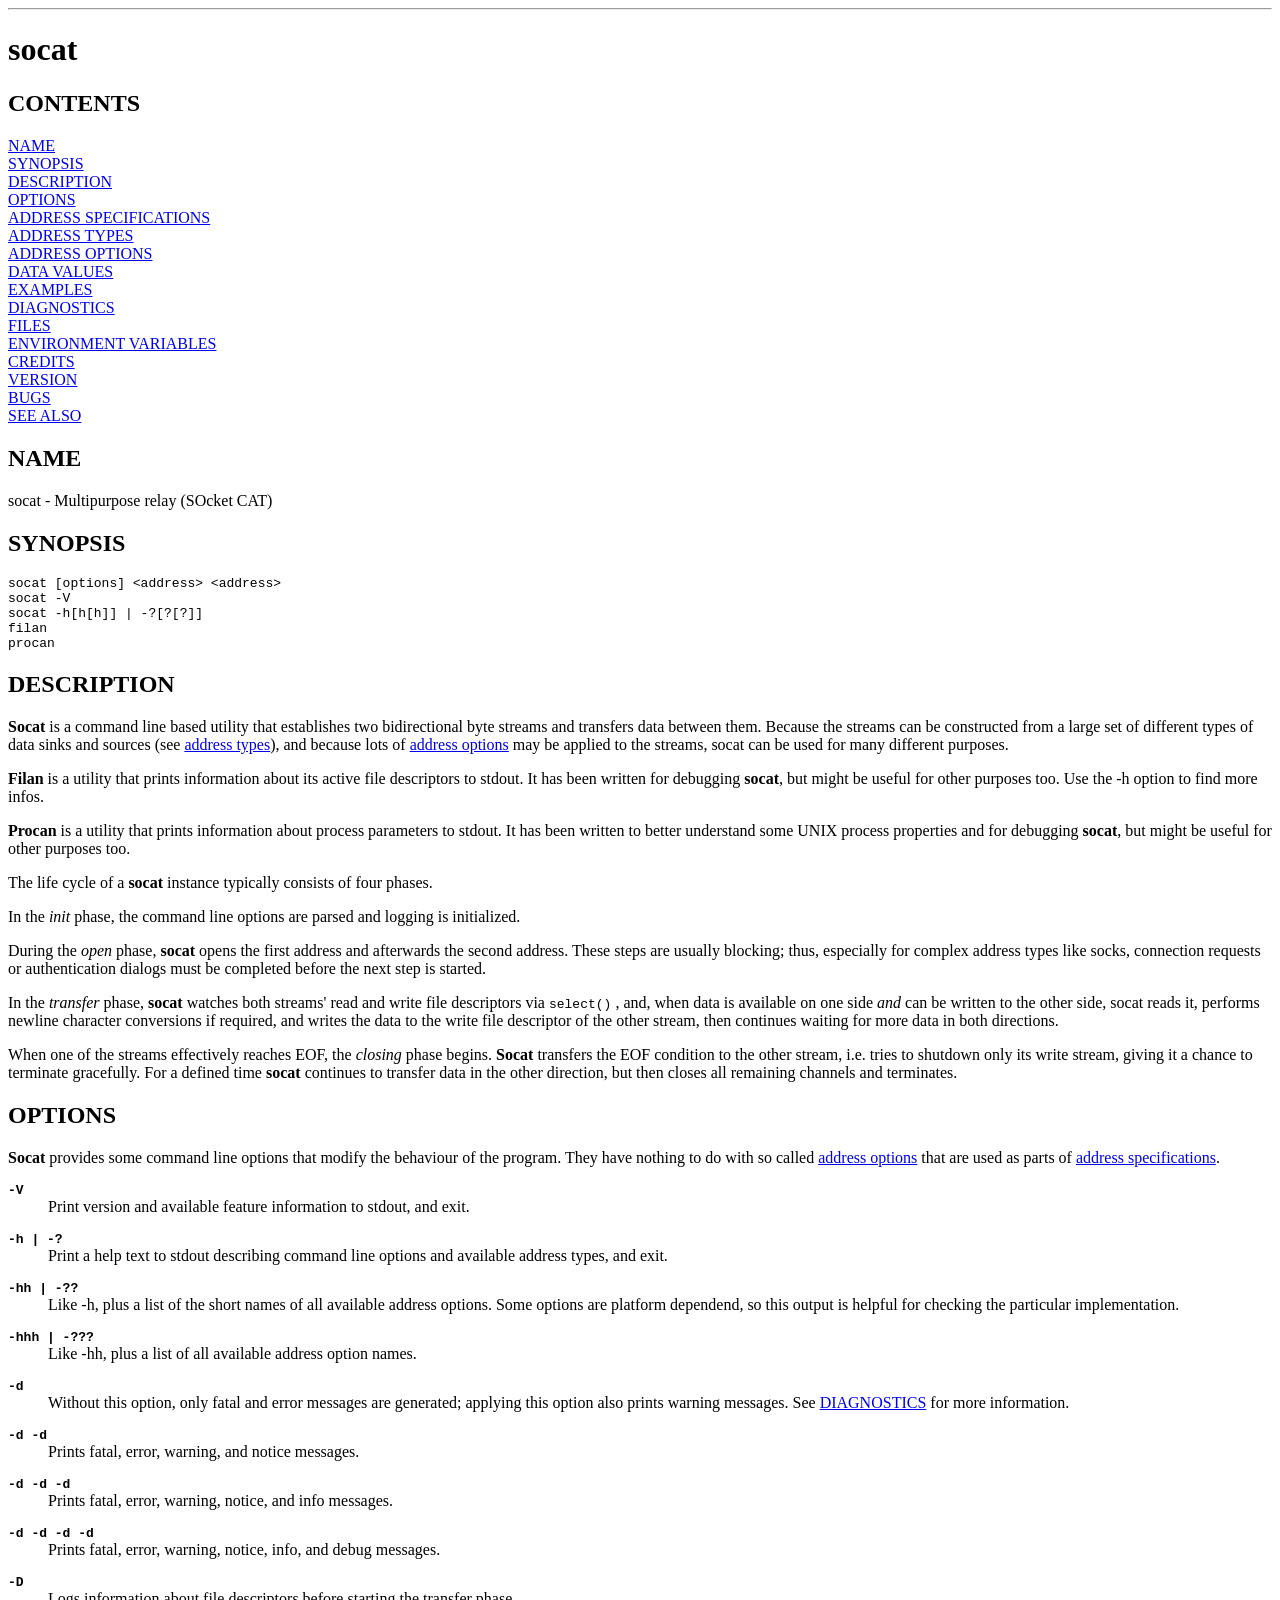
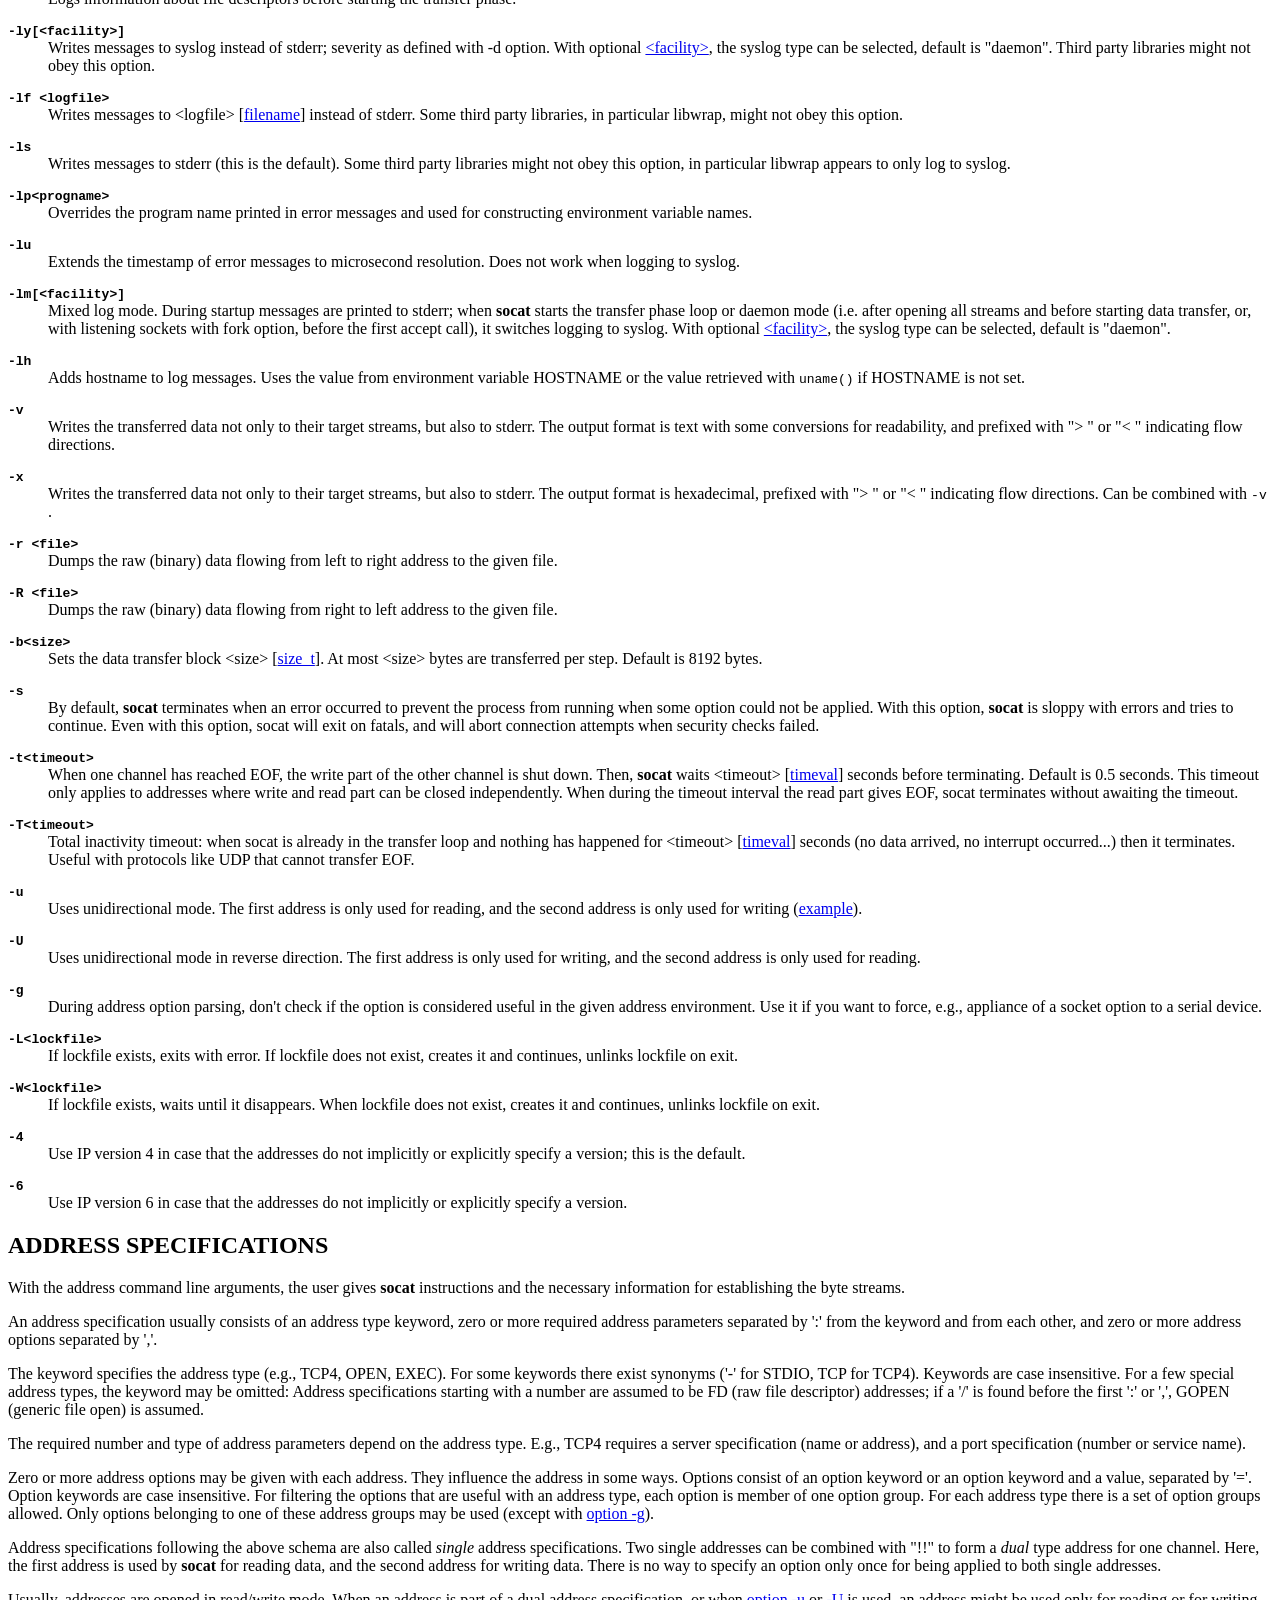
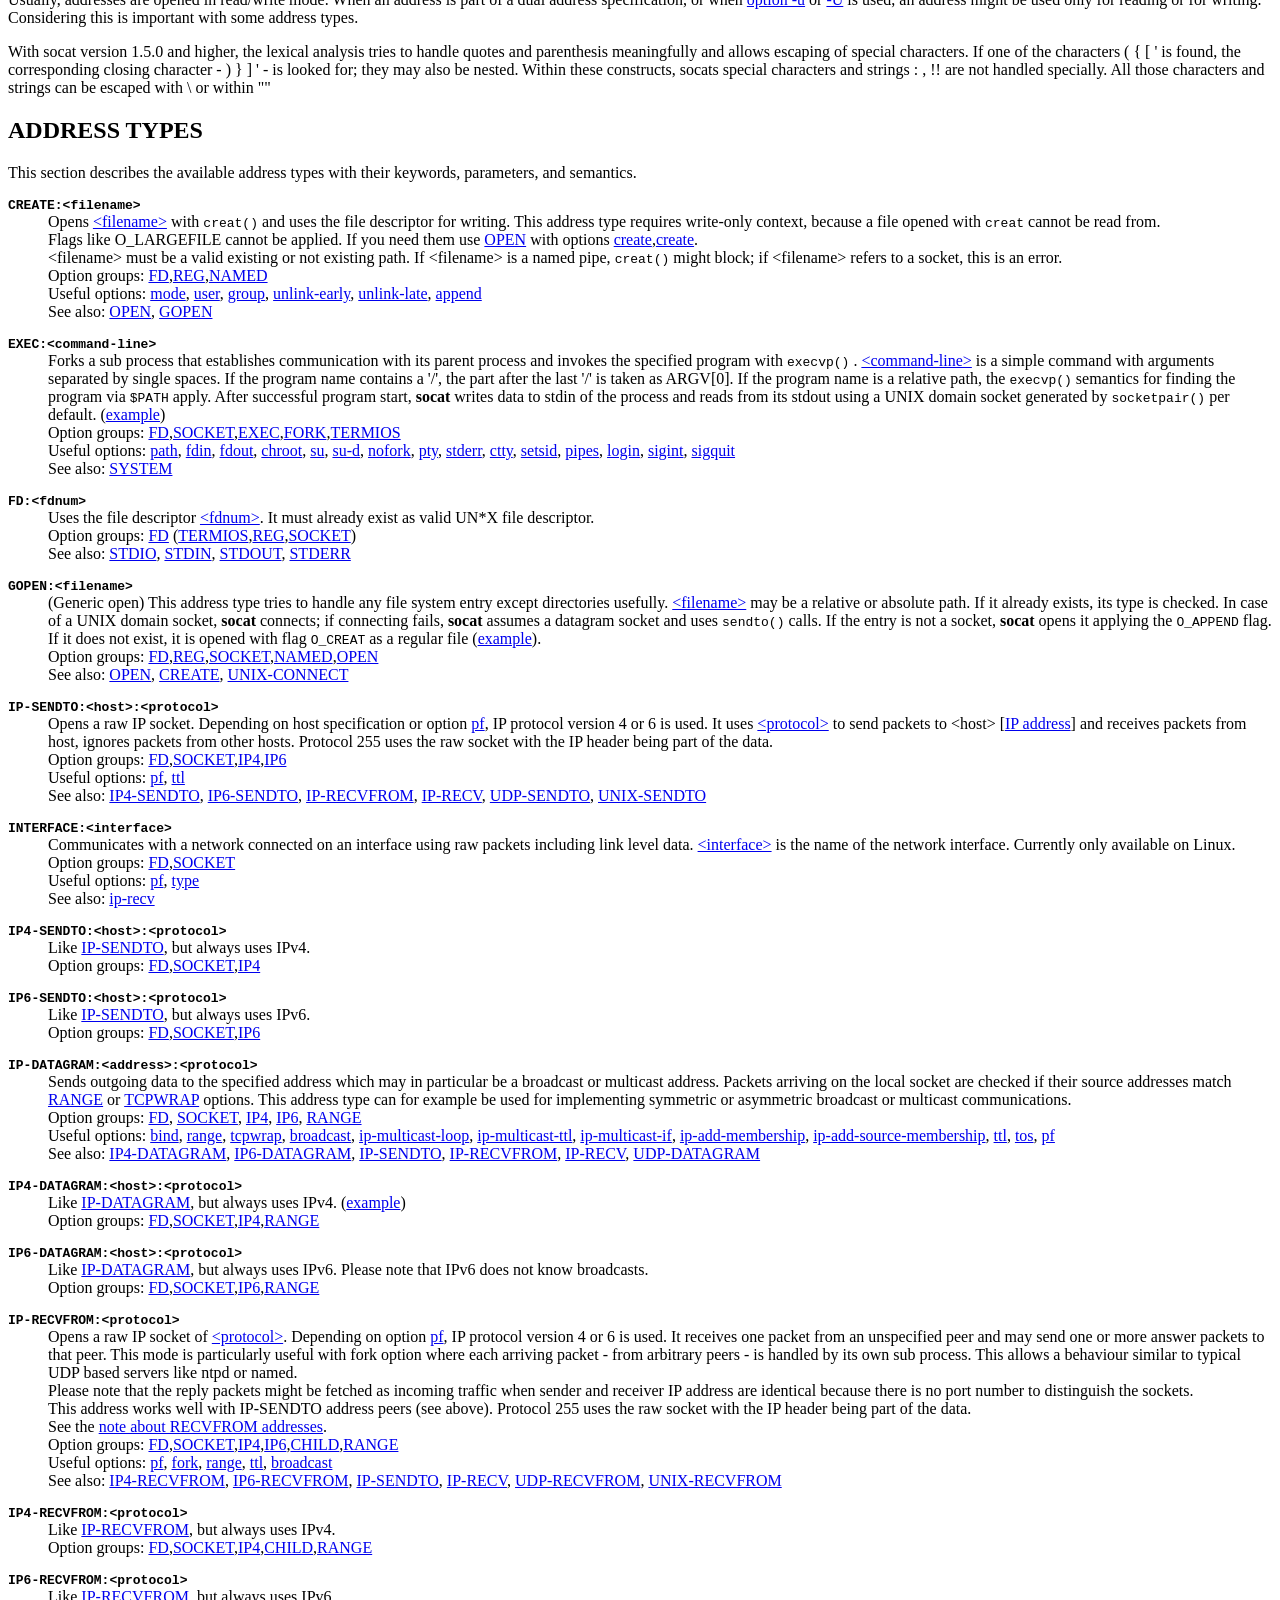
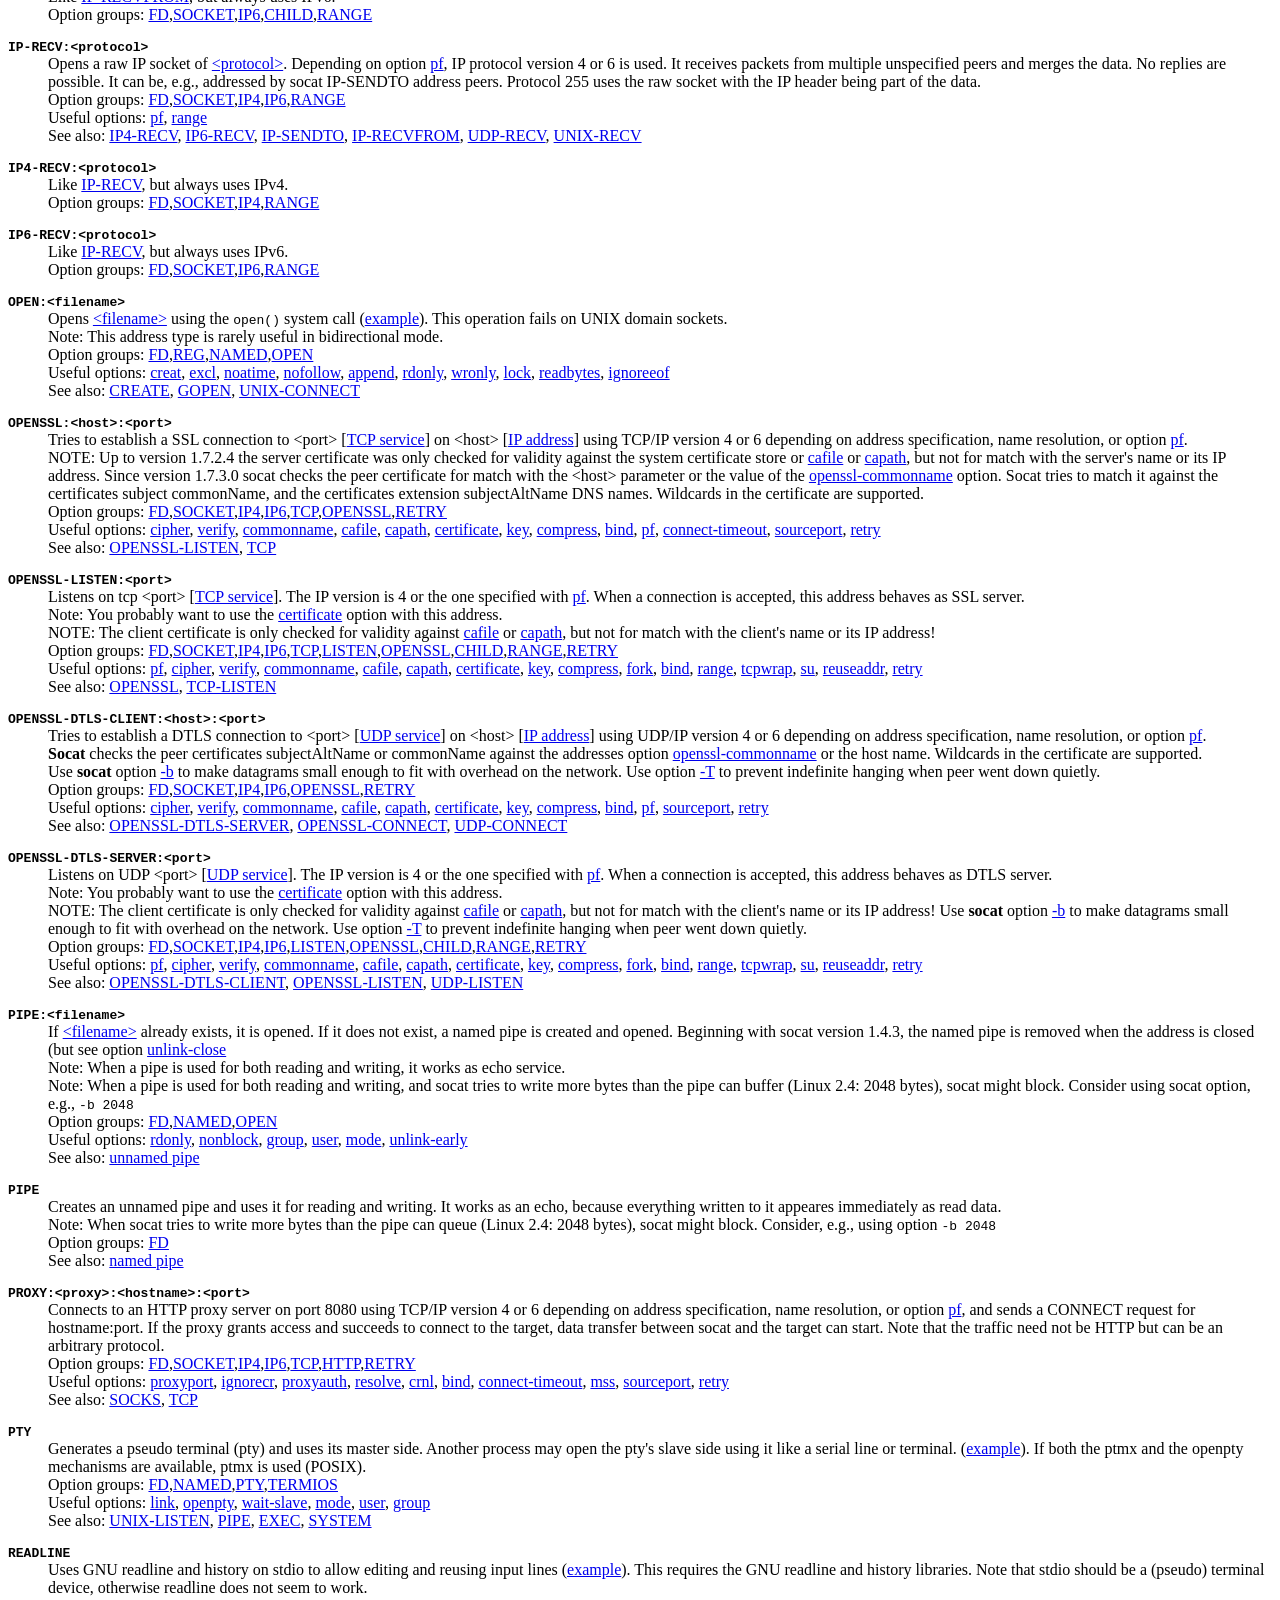
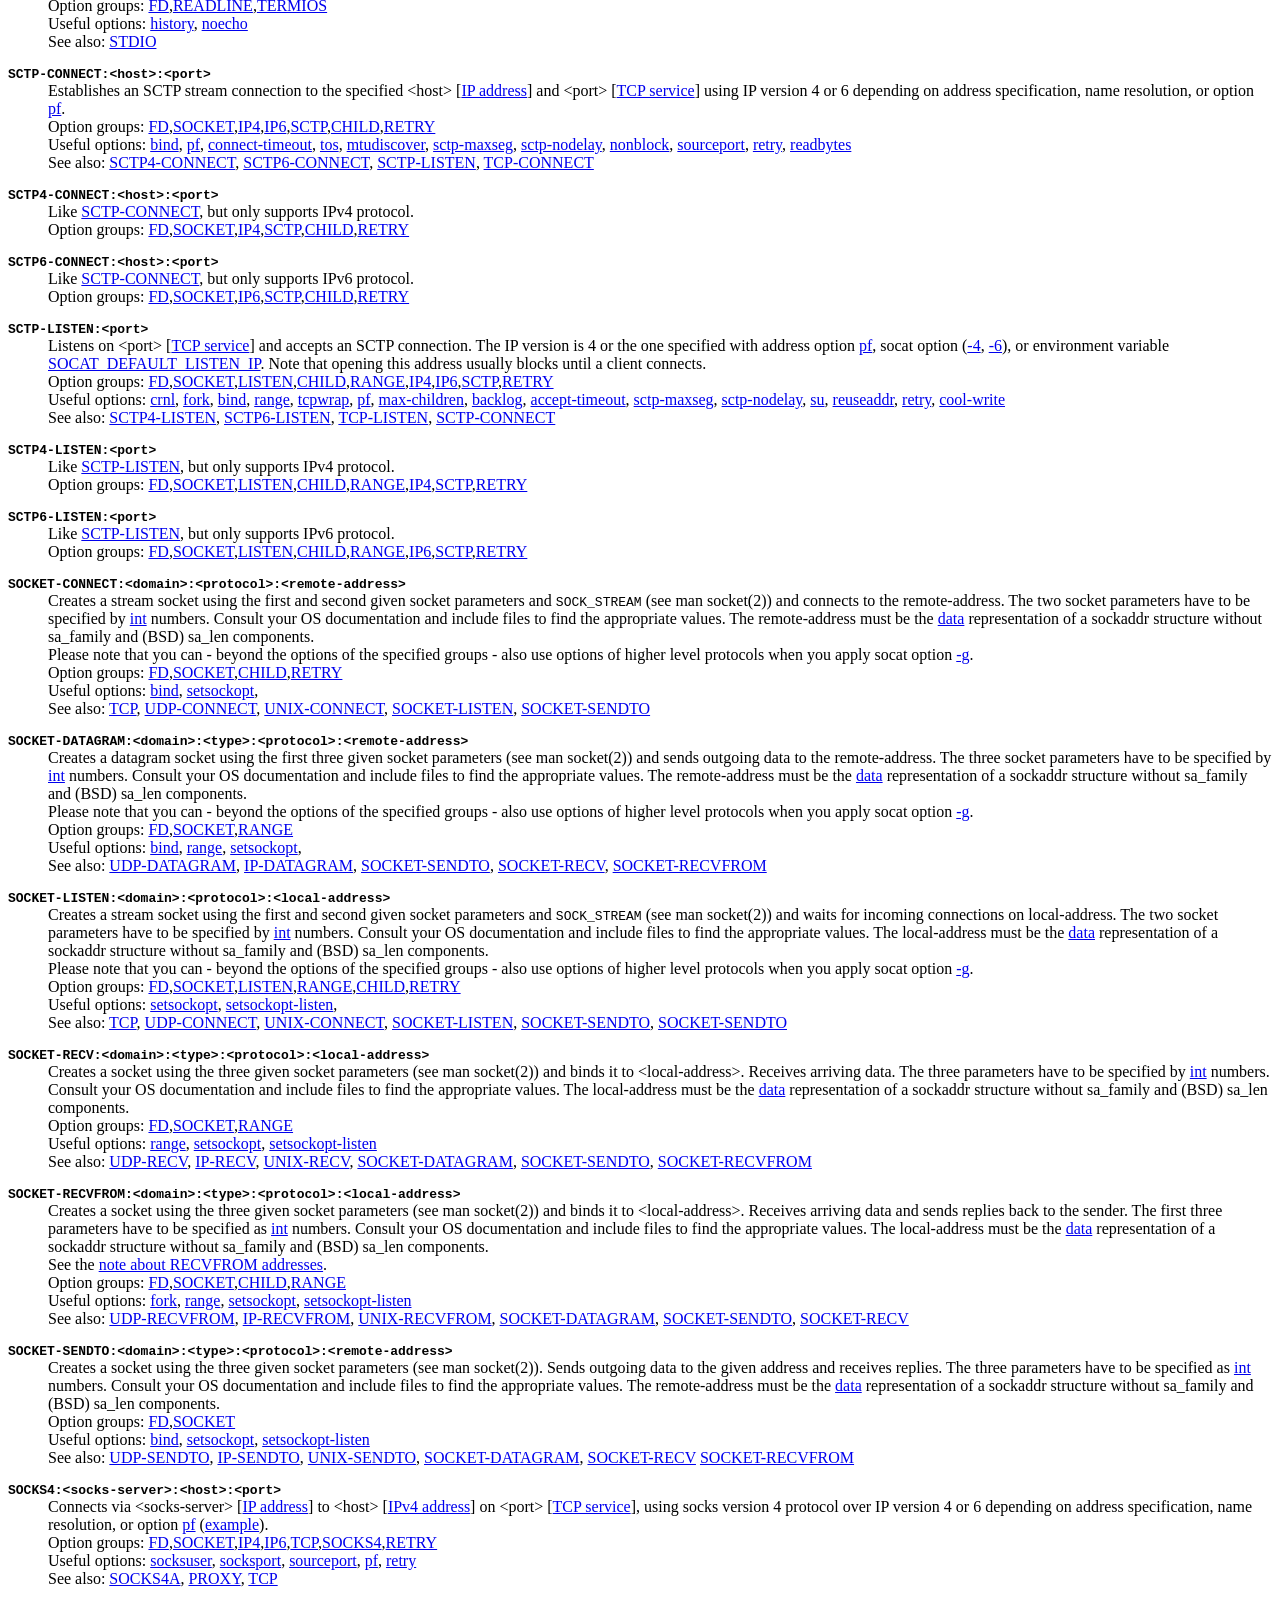
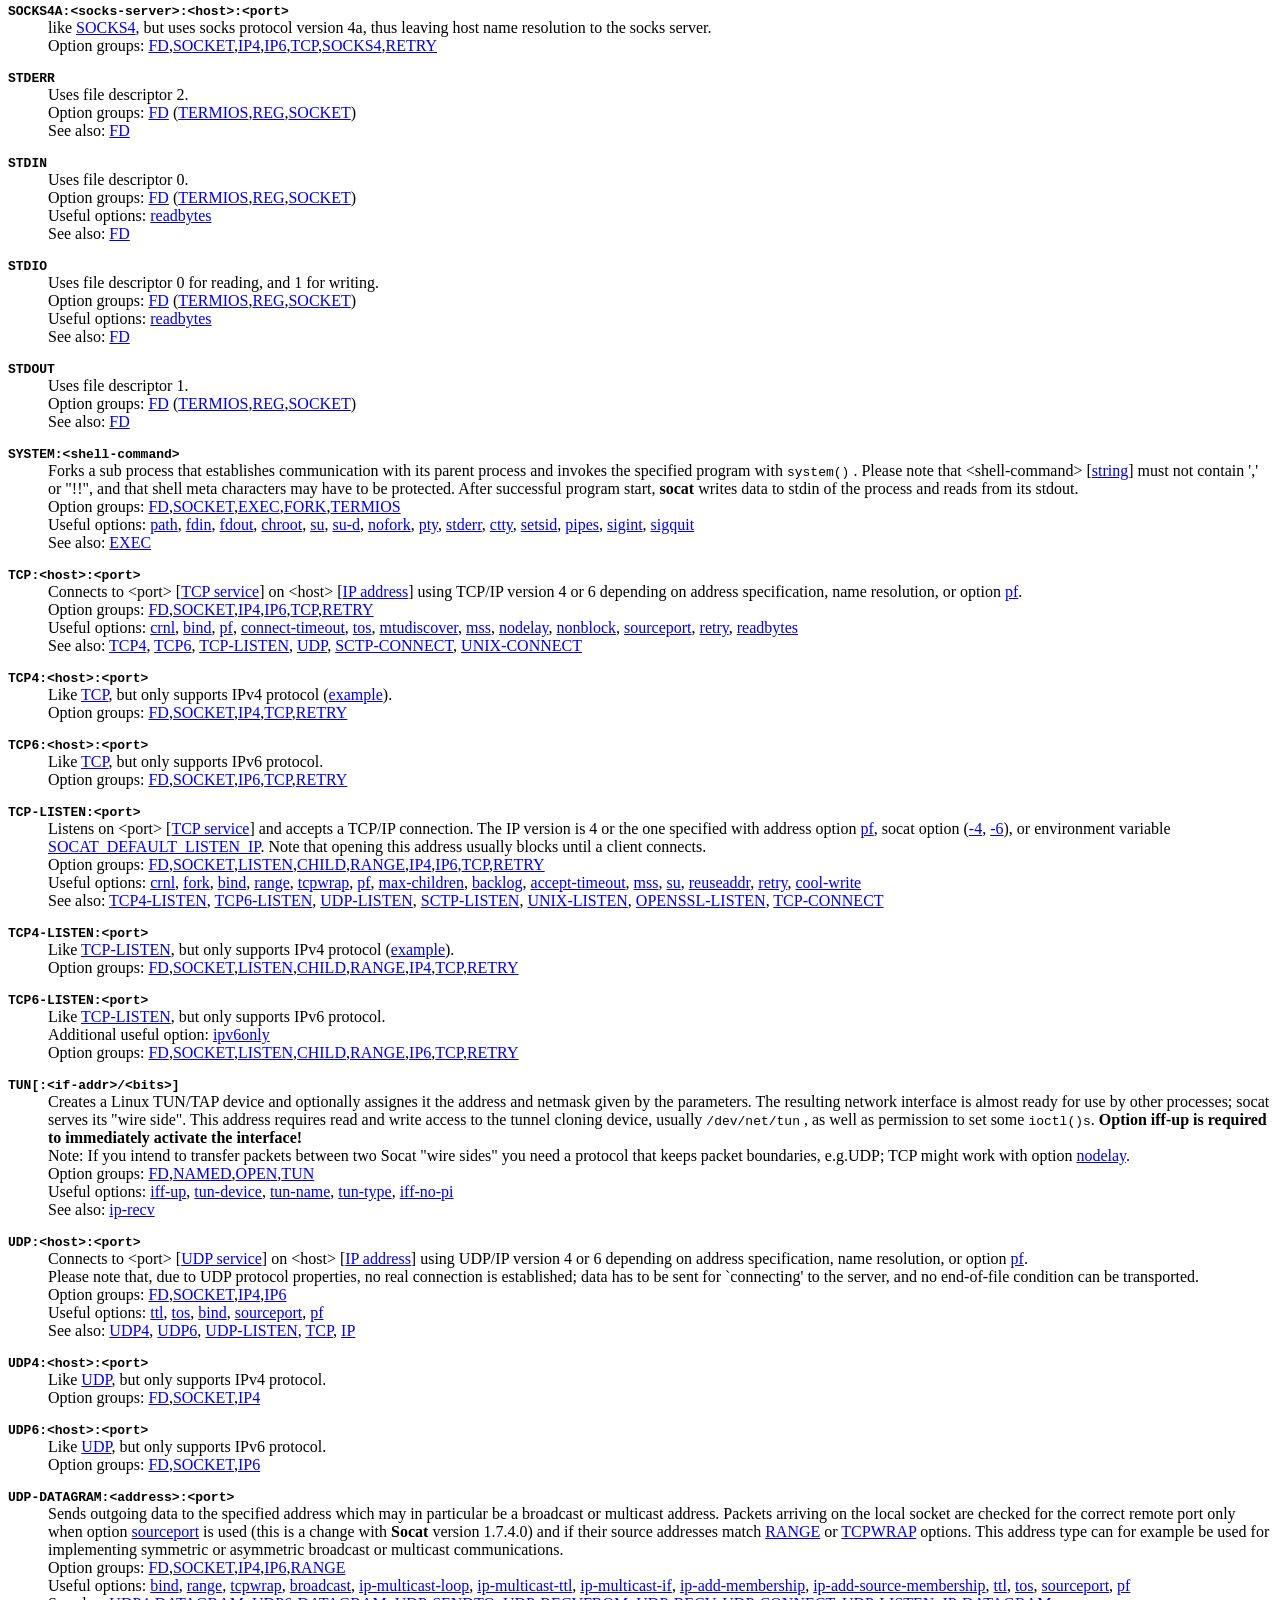
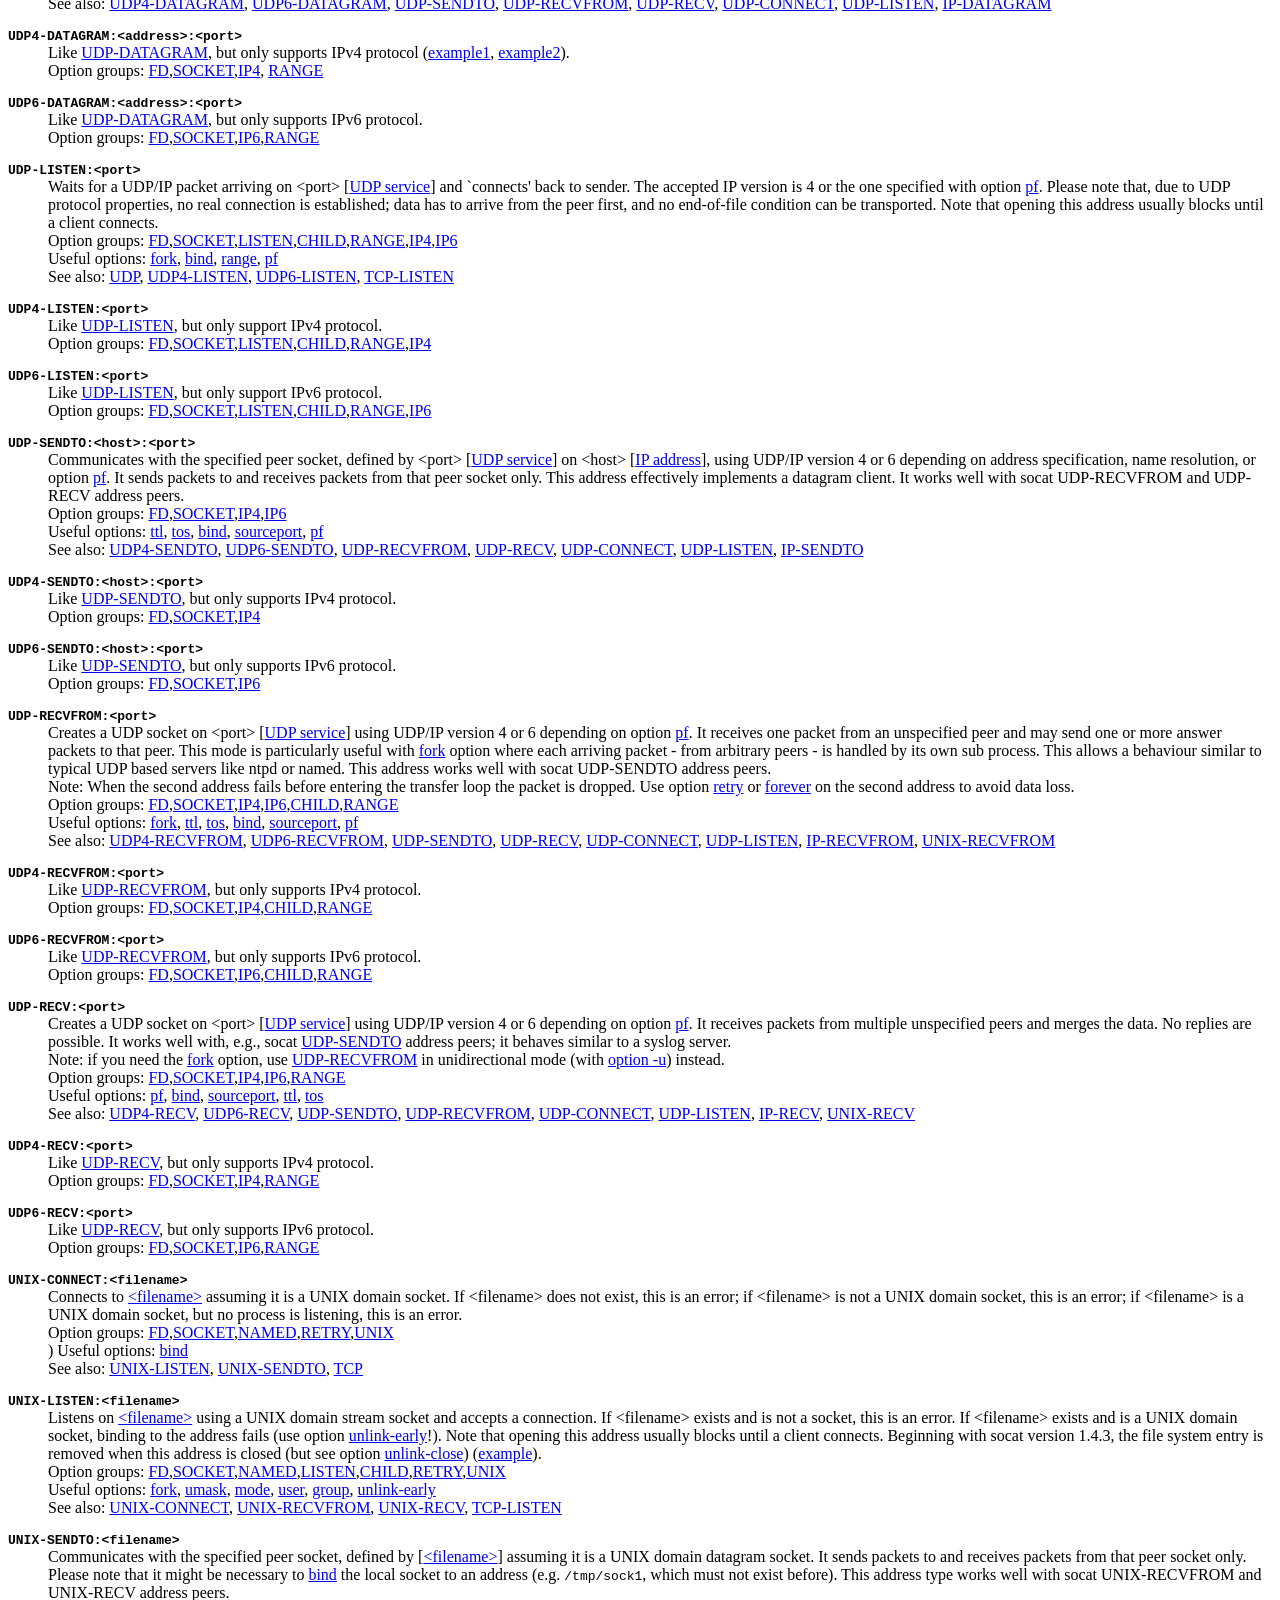
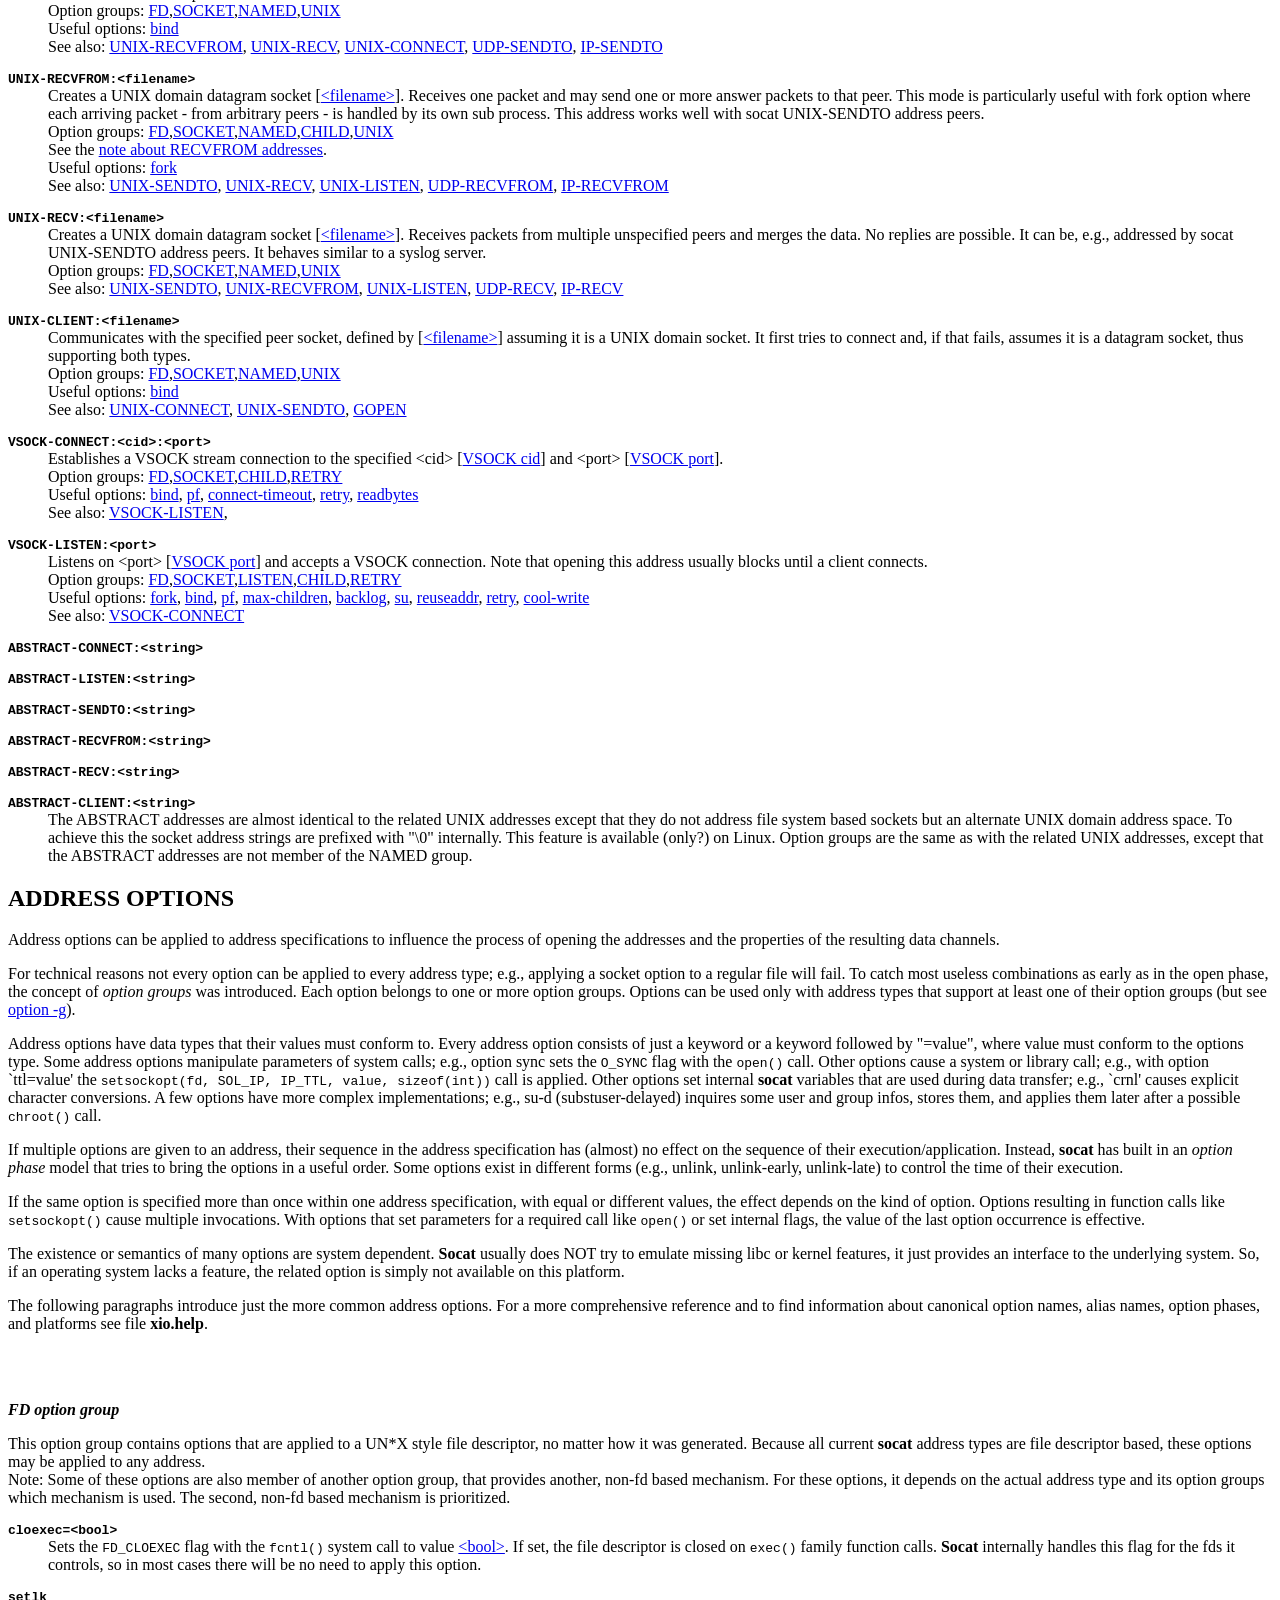
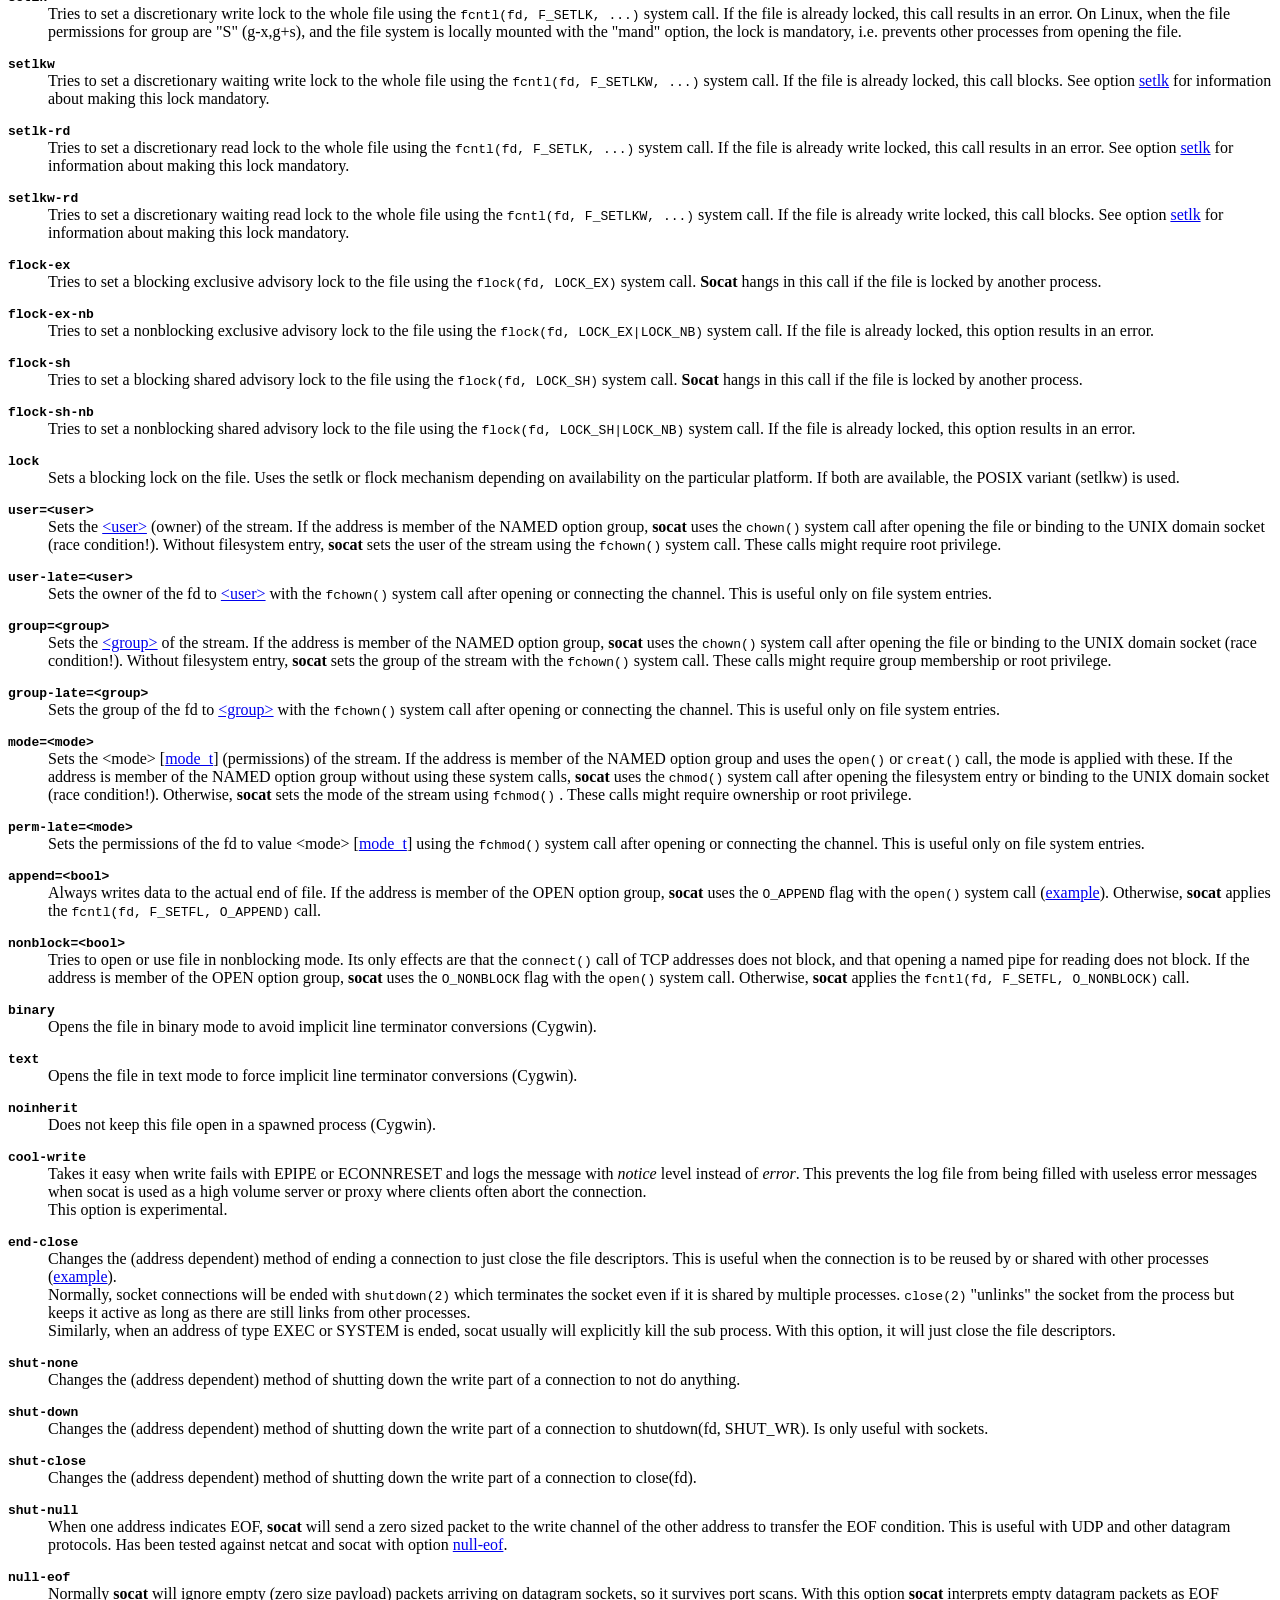
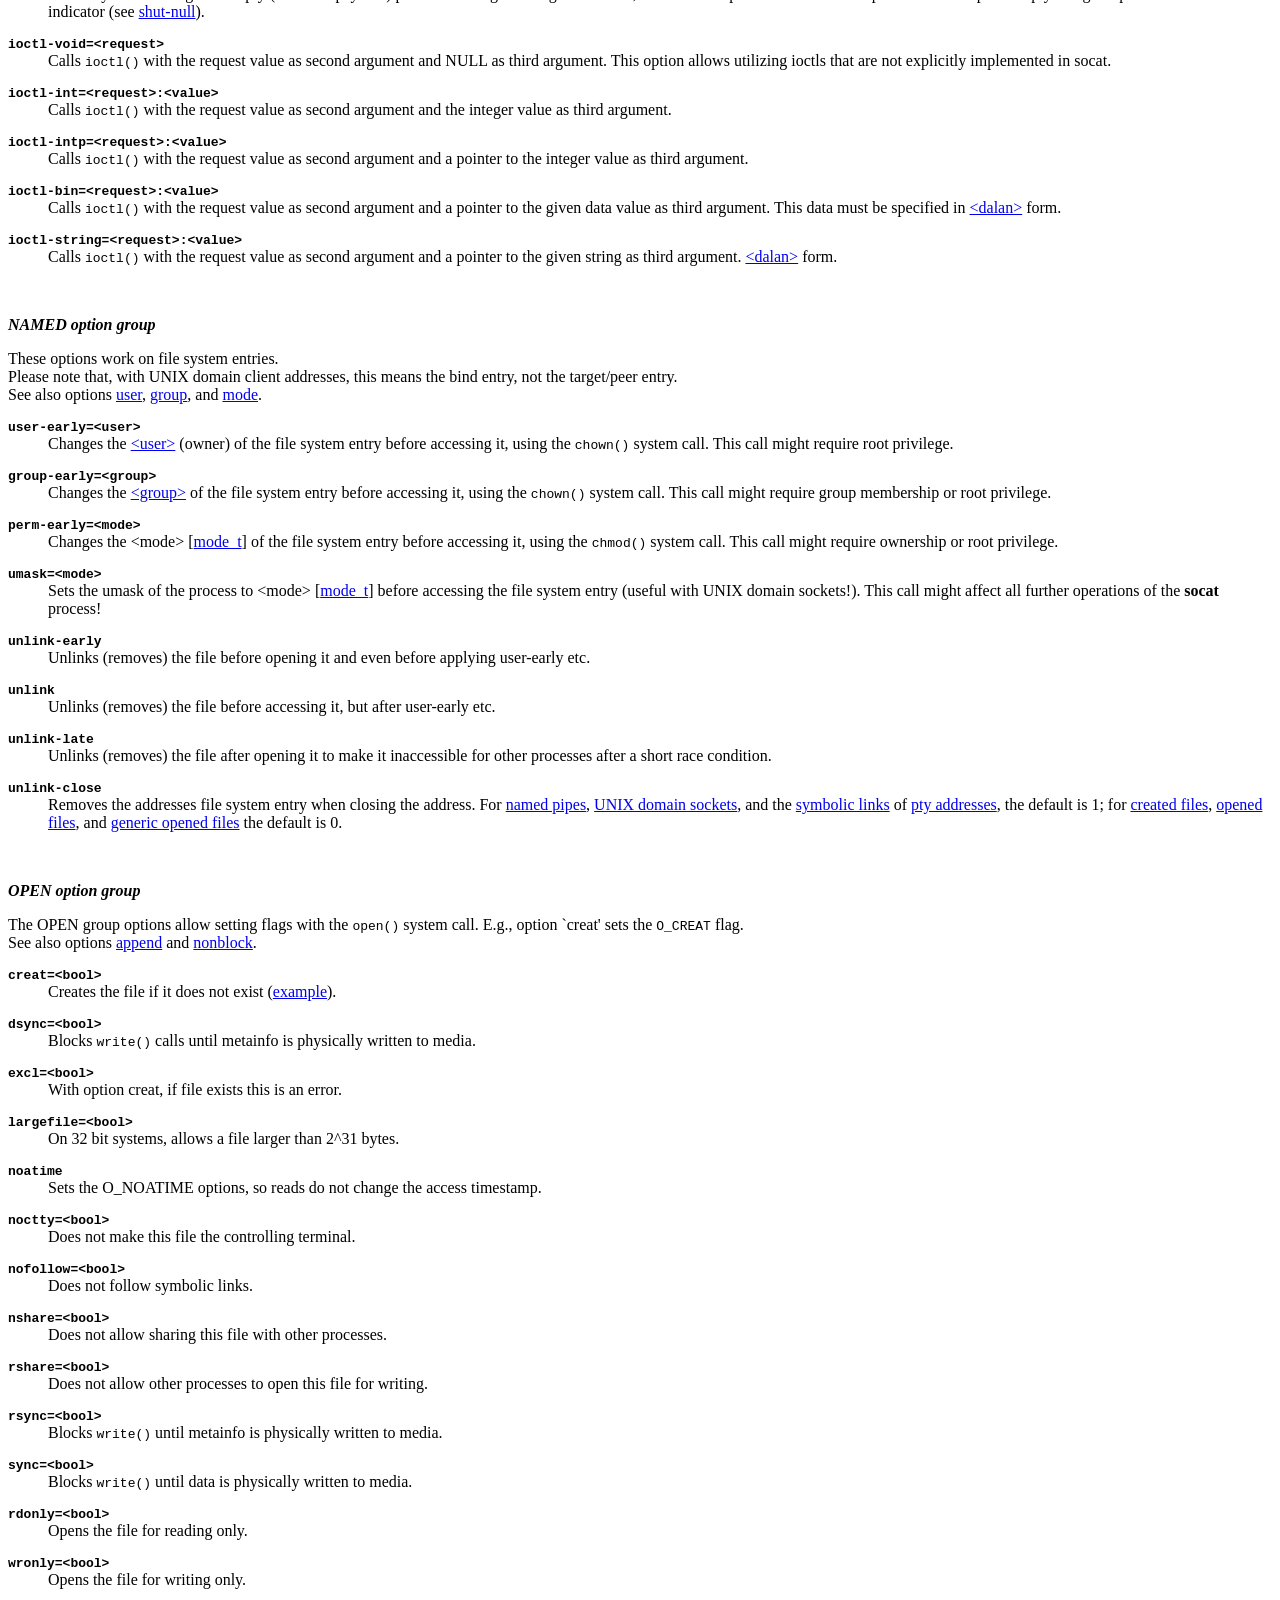
<file: test_sources/socat.html>
<html><head>
<title><strong>socat</strong></title>
<link rev="made" href="mailto:socat@dest-unreach.org">
</head>
<body>
<hr>
<h1><strong>socat</strong></h1>
<h2> </h2>


<p>

<a name="CONTENTS"></a>
<h2>CONTENTS</h2>
<a href="socat.html#NAME">NAME</a><br>
<a href="socat.html#SYNOPSIS">SYNOPSIS</a><br>
<a href="socat.html#DESCRIPTION">DESCRIPTION</a><br>
<a href="socat.html#OPTIONS">OPTIONS</a><br>
<a href="socat.html#ADDRESS_SPECIFICATIONS">ADDRESS SPECIFICATIONS</a><br>
<a href="socat.html#ADDRESS_TYPES">ADDRESS TYPES</a><br>
<a href="socat.html#ADDRESS_OPTIONS">ADDRESS OPTIONS</a><br>
<a href="socat.html#VALUES">DATA VALUES</a><br>
<a href="socat.html#EXAMPLES">EXAMPLES</a><br>
<a href="socat.html#DIAGNOSTICS">DIAGNOSTICS</a><br>
<a href="socat.html#FILES">FILES</a><br>
<a href="socat.html#ENVIRONMENT_VARIABLES">ENVIRONMENT VARIABLES</a><br>
<a href="socat.html#CREDITS">CREDITS</a><br>
<a href="socat.html#VERSION">VERSION</a><br>
<a href="socat.html#BUGS">BUGS</a><br>
<a href="socat.html#SEEALSO">SEE ALSO</a><br>
<p>
<a name="NAME"></a>
<h2>NAME</h2>socat - Multipurpose relay (SOcket CAT)
<p>
<a name="SYNOPSIS"></a>
<h2>SYNOPSIS</h2>
<code>socat [options] &lt;address&gt; &lt;address&gt;</code><br>
<code>socat -V</code><br>
<code>socat -h[h[h]] | -?[?[?]]</code><br>
<code>filan</code><br>
<code>procan</code>
<p>
<a name="DESCRIPTION"></a>
<h2>DESCRIPTION</h2>
<p>
<strong>Socat</strong> is a command line based utility that establishes two bidirectional byte
streams and transfers data between them. Because the streams can be constructed
from a large set of different types of data sinks and sources 
(see <a href="socat.html#ADDRESS_TYPES">address types</a>), and because lots of
<a href="socat.html#ADDRESS_OPTIONS">address options</a> may be applied to the streams, socat can
be used for many different purposes. 
<p>
<strong>Filan</strong> is a utility that prints information about its active file
descriptors to stdout. It has been written for debugging <strong>socat</strong>, but might be
useful for other purposes too. Use the -h option to find more infos.
<p>
<strong>Procan</strong> is a utility that prints information about process parameters to
stdout. It has been written to better understand 
some UNIX process properties and for debugging <strong>socat</strong>, but might be 
useful for other purposes too.
<p>
The life cycle of a <strong>socat</strong> instance typically consists of four phases.
<p>
In the <em>init</em> phase, the command line options are parsed and logging is
initialized. 
<p>
During the <em>open</em> phase, <strong>socat</strong> opens the first address and afterwards the
second address. These steps are usually blocking; thus, especially for complex address types like socks,
connection requests or authentication dialogs must be completed before the next
step is started.
<p>
In the <em>transfer</em> phase, <strong>socat</strong> watches both streams' read and write file
descriptors via 
<code>select()</code>
, and, when data is available on one side <em>and</em>
can be written to the other side, socat reads it, performs newline
character conversions if required, and writes the data to the write file
descriptor of the other stream, then continues waiting for more data in both
directions.
<p>
When one of the streams effectively reaches EOF, the <em>closing</em> phase
begins. <strong>Socat</strong> transfers the EOF condition to the other stream,
i.e. tries to shutdown only its write stream, giving it a chance to
terminate gracefully. For a defined time <strong>socat</strong> continues to transfer data in
the other direction, but then closes all remaining channels and terminates.
<p>
<a name="OPTIONS"></a>
<h2>OPTIONS</h2>
<p>
<strong>Socat</strong> provides some command line options that modify the behaviour of the
program. They have nothing to do with so called
<a href="socat.html#ADDRESS_OPTIONS">address options</a> that are used as parts of <a href="socat.html#ADDRESS_SPECIFICATIONS">address specifications</a>.
<p>
<dl>
<p><dt><strong><strong><code>-V</code></strong></strong><dd>
   Print version and available feature information to stdout, and exit.
<p><dt><strong><strong><code>-h | -?</code></strong></strong><dd>
   Print a help text to stdout describing command line options and available address
   types, and exit.
<p><dt><strong><strong><code>-hh | -??</code></strong></strong><dd>
   Like -h, plus a list of the short names of all available address options. Some options are
   platform dependend, so this output is helpful for checking the particular
   implementation. 
<p><dt><strong><strong><code>-hhh | -???</code></strong></strong><dd>
   Like -hh, plus a list of all available address option names.
<a name="option_d"></a><p><dt><strong><strong><code>-d</code></strong></strong><dd>
   Without this option, only fatal and error messages are generated; applying
   this option also prints warning messages. See <a href="socat.html#DIAGNOSTICS">DIAGNOSTICS</a>
   for more information. 
<a name="option_d_d"></a><p><dt><strong><strong><code>-d -d</code></strong></strong><dd> Prints fatal, error, warning, and notice messages.
<p><dt><strong><strong><code>-d -d -d</code></strong></strong><dd> Prints fatal, error, warning, notice, and info messages.
<p><dt><strong><strong><code>-d -d -d -d</code></strong></strong><dd> Prints fatal, error, warning, notice, info, and debug
   messages. 
<p><dt><strong><strong><code>-D</code></strong></strong><dd>
   Logs information about file descriptors before starting the transfer phase.
<p><dt><strong><strong><code>-ly[&lt;facility&gt;]</code></strong></strong><dd>
   Writes messages to syslog instead of stderr; severity as defined with -d
   option. With optional <a href="socat.html#TYPE_FACILITY">&lt;facility&gt;</a>, the syslog type can
   be selected, default is "daemon". Third party libraries might not obey this
   option.
<p><dt><strong><strong><code>-lf</code></strong><code> &lt;logfile&gt;</code></strong><dd>
   Writes messages to &lt;logfile&gt; [<a href="socat.html#TYPE_FILENAME">filename</a>] instead of
   stderr. Some third party libraries, in particular libwrap, might not obey
   this option.
<p><dt><strong><strong><code>-ls</code></strong></strong><dd>
   Writes messages to stderr (this is the default). Some third party libraries 
   might not obey this option, in particular libwrap appears to only log to
   syslog. 
<a name="option_lp"></a><p><dt><strong><strong><code>-lp</code></strong><code>&lt;progname&gt;</code></strong><dd>
   Overrides the program name printed in error messages and used for
   constructing environment variable names.
<p><dt><strong><strong><code>-lu</code></strong></strong><dd>
   Extends the timestamp of error messages to microsecond resolution. Does not
   work when logging to syslog.
<a name="option_lm"></a><p><dt><strong><strong><code>-lm[&lt;facility&gt;]</code></strong></strong><dd>
   Mixed log mode. During startup messages are printed to stderr; when <strong>socat</strong> 
   starts the transfer phase loop or daemon mode (i.e. after opening all
   streams and before starting data transfer, or, with listening sockets with
   fork option, before the first accept call), it switches logging to syslog. 
   With optional <a href="socat.html#TYPE_FACILITY">&lt;facility&gt;</a>, the syslog type can be
   selected, default is "daemon". 
<a name="option_lh"></a><p><dt><strong><strong><code>-lh</code></strong></strong><dd>
   Adds hostname to log messages. Uses the value from environment variable
   HOSTNAME or the value retrieved with <code>uname()</code> if HOSTNAME is not set.
<p><dt><strong><strong><code>-v</code></strong></strong><dd>
   Writes the transferred data not only to their target streams, but also to
   stderr. The output format is text with some conversions for readability, and
   prefixed with "&gt; " or "&lt; " indicating flow directions.
<p><dt><strong><strong><code>-x</code></strong></strong><dd>
   Writes the transferred data not only to their target streams, but also to
   stderr. The output format is hexadecimal, prefixed with "&gt; " or "&lt; "
   indicating flow directions. Can be combined with 
<code>-v</code>
.
<p><dt><strong><strong><code>-r &lt;file&gt;</code></strong></strong><dd>
   Dumps the raw (binary) data flowing from left to right address to the given
   file.
<p><dt><strong><strong><code>-R &lt;file&gt;</code></strong></strong><dd>
   Dumps the raw (binary) data flowing from right to left address to the given
   file.
<a name="option_b"></a><p><dt><strong><strong><code>-b</code></strong><code>&lt;size&gt;</code></strong><dd>
   Sets the data transfer block &lt;size&gt; [<a href="socat.html#TYPE_SIZE_T">size_t</a>].
   At most &lt;size&gt; bytes are transferred per step. Default is 8192 bytes. 
<a name="option_s"></a><p><dt><strong><strong><code>-s</code></strong></strong><dd>
   By default, <strong>socat</strong> terminates when an error occurred to prevent the process
   from running when some option could not be applied. With this
   option, <strong>socat</strong> is sloppy with errors and tries to continue. Even with this
   option, socat will exit on fatals, and will abort connection attempts when
   security checks failed.
<a name="option_t"></a><p><dt><strong><strong><code>-t</code></strong><code>&lt;timeout&gt;</code></strong><dd>
   When one channel has reached EOF, the write part of the other channel is shut
   down. Then, <strong>socat</strong> waits &lt;timeout&gt; [<a href="socat.html#TYPE_TIMEVAL">timeval</a>] seconds
   before terminating. Default is 0.5 seconds. This timeout only applies to
   addresses where write and read part can be closed independently. When during
   the timeout interval the read part gives EOF, socat terminates without
   awaiting the timeout.
<a name="option_T"></a><p><dt><strong><strong><code>-T</code></strong><code>&lt;timeout&gt;</code></strong><dd>
   Total inactivity timeout: when socat is already in the transfer loop and
   nothing has happened for &lt;timeout&gt; [<a href="socat.html#TYPE_TIMEVAL">timeval</a>] seconds
   (no data arrived, no interrupt occurred...) then it terminates.
   Useful with protocols like UDP that cannot transfer EOF.
<a name="option_u"></a><p><dt><strong><strong><code>-u</code></strong></strong><dd>
   Uses unidirectional mode. The first address is only used for reading, and the
   second address is only used for writing (<a href="socat.html#EXAMPLE_option_u">example</a>). 
<a name="option_U"></a><p><dt><strong><strong><code>-U</code></strong></strong><dd>
   Uses unidirectional mode in reverse direction. The first address is only
   used for writing, and the second address is only used for reading. 
<a name="option_g"></a><p><dt><strong><strong><code>-g</code></strong></strong><dd>
   During address option parsing, don't check if the option is considered
   useful in the given address environment. Use it if you want to force, e.g.,
   appliance of a socket option to a serial device.
<a name="option_L"></a><p><dt><strong><strong><code>-L</code></strong><code>&lt;lockfile&gt;</code></strong><dd>
   If lockfile exists, exits with error. If lockfile does not exist, creates it
   and continues, unlinks lockfile on exit.
<a name="option_W"></a><p><dt><strong><strong><code>-W</code></strong><code>&lt;lockfile&gt;</code></strong><dd>
   If lockfile exists, waits until it disappears. When lockfile does not exist,
   creates it and continues, unlinks lockfile on exit.
<a name="option_4"></a><p><dt><strong><strong><code>-4</code></strong></strong><dd>
   Use IP version 4 in case that the addresses do not implicitly or explicitly
   specify a version; this is the default.
<a name="option_6"></a><p><dt><strong><strong><code>-6</code></strong></strong><dd>
   Use IP version 6 in case that the addresses do not implicitly or explicitly
   specify a version.
</dl>
<p>
<a name="ADDRESS_SPECIFICATIONS"></a>
<h2>ADDRESS SPECIFICATIONS</h2>
<p>
With the address command line arguments, the user gives <strong>socat</strong> instructions and
the necessary information for establishing the byte streams. 
<p>
An address specification usually consists of an address type
keyword, zero or more required address parameters separated by ':' from the keyword and
from each 
other, and zero or more address options separated by ','. 
<p>
The keyword specifies the address type (e.g., TCP4, OPEN, EXEC). For some
keywords there exist synonyms ('-' for STDIO, TCP for TCP4). Keywords are case
insensitive.
For a few special address types, the keyword may be omitted:
Address specifications starting with a number are assumed to be FD (raw file
descriptor) addresses; 
if a '/' is found before the first ':' or ',', GOPEN (generic file open) is
assumed. 
<p>
The required number and type of address parameters depend on the address
type. E.g., TCP4 requires a server specification (name or address), and a port
specification (number or service name). 
<p>
Zero or more address options may be given with each address. They influence the
address in some ways. 
Options consist of an option keyword or an option keyword and a value,
separated by '='. Option keywords are case insensitive.
For filtering the options that are useful with an address
type, each option is member of one option group. For
each address type there is a set of option groups allowed. Only options
belonging to one of these address groups may be used (except with <a href="socat.html#option_g">option -g</a>). 
<p>
<a name="ADDRESS_DUAL"></a>
Address specifications following the above schema are also called <em>single</em>
address specifications.
Two single addresses can be combined with "!!" to form a <em>dual</em> type
address for one channel. Here, the first address is used by <strong>socat</strong> for reading
data, and the 
second address for writing data. There is no way to specify an option only once
for being applied to both single addresses.
<p>
Usually, addresses are opened in read/write
mode. When an address is part of a dual address specification, or when
<a href="socat.html#option_u">option -u</a> or <a href="socat.html#option_U">-U</a> is used, an address might be
used only for reading or for writing. Considering this is important with some
address types.
<p>
With socat version 1.5.0 and higher, the lexical analysis tries to handle
quotes and parenthesis meaningfully and allows escaping of special characters. 
If one of the characters ( { [ ' is found, the corresponding closing 
character - ) } ] ' - is looked for; they may also be nested. Within these
constructs, socats special characters and strings : , !! are not handled
specially. All those characters and strings can be escaped with \ or within ""
<p>
<a name="ADDRESS_TYPES"></a>
<h2>ADDRESS TYPES</h2>
<p>
This section describes the available address types with their keywords,
parameters, and semantics.
<p>
<dl>
<a name="ADDRESS_CREAT"></a><p><dt><strong><strong><code>CREATE:&lt;filename&gt;</code></strong></strong><dd>
   Opens <a href="socat.html#TYPE_FILENAME">&lt;filename&gt;</a> with 
<code>creat()</code>
 and uses the file
   descriptor for writing. 
   This address type requires write-only context, because a file opened with
   
<code>creat</code>
 cannot be read from. <br>
   Flags like O_LARGEFILE cannot be applied. If you need them use
   <a href="socat.html#ADDRESS_OPEN">OPEN</a> with options
   <a href="socat.html#OPTION_O_CREAT">create</a>,<a href="socat.html#OPTION_O_TRUNC">create</a>. <br>
   &lt;filename&gt; must be a valid existing or not existing path.
   If &lt;filename&gt; is a named pipe, 
<code>creat()</code>
 might block;
   if &lt;filename&gt; refers to a socket, this is an error.<br> 
   Option groups: <a href="socat.html#GROUP_FD">FD</a>,<a href="socat.html#GROUP_REG">REG</a>,<a href="socat.html#GROUP_NAMED">NAMED</a> <br>
   Useful options:
   <a href="socat.html#OPTION_MODE">mode</a>,
   <a href="socat.html#OPTION_USER">user</a>,
   <a href="socat.html#OPTION_GROUP">group</a>,
   <a href="socat.html#OPTION_UNLINK_EARLY">unlink-early</a>,
   <a href="socat.html#OPTION_UNLINK_LATE">unlink-late</a>,
   <a href="socat.html#OPTION_APPEND">append</a><br>
   See also: <a href="socat.html#ADDRESS_OPEN">OPEN</a>, <a href="socat.html#ADDRESS_GOPEN">GOPEN</a>
<a name="ADDRESS_EXEC"></a><p><dt><strong><strong><code>EXEC:&lt;command-line&gt;</code></strong></strong><dd>
   Forks a sub process that establishes communication with its parent process
   and invokes the specified program with 
<code>execvp()</code>
.
   <a href="socat.html#TYPE_COMMAND_LINE">&lt;command-line&gt;</a> is a simple command
   with arguments separated by single spaces. If the program name
   contains a '/', the part after the last '/' is taken as ARGV[0]. If the
   program name is a relative 
   path, the 
<code>execvp()</code>
 semantics for finding the program via
   
<code>$PATH</code>
 
   apply. After successful program start, <strong>socat</strong> writes data to stdin of the
   process and reads from its stdout using a UNIX domain socket generated by
   
<code>socketpair()</code>
 per default. (<a href="socat.html#EXAMPLE_ADDRESS_EXEC">example</a>) <br>  
   Option groups: <a href="socat.html#GROUP_FD">FD</a>,<a href="socat.html#GROUP_SOCKET">SOCKET</a>,<a href="socat.html#GROUP_EXEC">EXEC</a>,<a href="socat.html#GROUP_FORK">FORK</a>,<a href="socat.html#GROUP_TERMIOS">TERMIOS</a> <br>
   Useful options:
   <a href="socat.html#OPTION_PATH">path</a>,
   <a href="socat.html#OPTION_FDIN">fdin</a>,
   <a href="socat.html#OPTION_FDOUT">fdout</a>,
   <a href="socat.html#OPTION_CHROOT">chroot</a>,
   <a href="socat.html#OPTION_SUBSTUSER">su</a>,
   <a href="socat.html#OPTION_SUBSTUSER_DELAYED">su-d</a>,
   <a href="socat.html#OPTION_NOFORK">nofork</a>,
   <a href="socat.html#OPTION_PTY">pty</a>,
   <a href="socat.html#OPTION_STDERR">stderr</a>,
   <a href="socat.html#OPTION_CTTY">ctty</a>,
   <a href="socat.html#OPTION_SETSID">setsid</a>,
   <a href="socat.html#OPTION_PIPES">pipes</a>,
   <a href="socat.html#OPTION_LOGIN">login</a>,
   <a href="socat.html#OPTION_SIGINT">sigint</a>,
   <a href="socat.html#OPTION_SIGQUIT">sigquit</a><br>
   See also: <a href="socat.html#ADDRESS_SYSTEM">SYSTEM</a>
<a name="ADDRESS_FD"></a><p><dt><strong><strong><code>FD:&lt;fdnum&gt;</code></strong></strong><dd>
   Uses the file descriptor <a href="socat.html#TYPE_FDNUM">&lt;fdnum&gt;</a>. It must already exist as
   valid UN*X file descriptor.<br>
   Option groups: <a href="socat.html#GROUP_FD">FD</a> (<a href="socat.html#GROUP_TERMIOS">TERMIOS</a>,<a href="socat.html#GROUP_REG">REG</a>,<a href="socat.html#GROUP_SOCKET">SOCKET</a>) <br>
   See also:
   <a href="socat.html#ADDRESS_STDIO">STDIO</a>,
   <a href="socat.html#ADDRESS_STDIN">STDIN</a>,
   <a href="socat.html#ADDRESS_STDOUT">STDOUT</a>,
   <a href="socat.html#ADDRESS_STDERR">STDERR</a> 
<a name="ADDRESS_GOPEN"></a><p><dt><strong><strong><code>GOPEN:&lt;filename&gt;</code></strong></strong><dd>
   (Generic open) This address type tries to handle any file system entry
   except directories usefully. <a href="socat.html#TYPE_FILENAME">&lt;filename&gt;</a> may be a
   relative or absolute path. If it already exists, its type is checked. 
   In case of a UNIX domain socket, <strong>socat</strong> connects; if connecting fails,
   <strong>socat</strong> assumes a datagram socket and uses 
<code>sendto()</code>
 calls.
   If the entry is not a socket, <strong>socat</strong> opens it applying the 
<code>O_APPEND</code>

   flag. 
   If it does not exist, it is opened with flag
   
<code>O_CREAT</code>
 as a regular file (<a href="socat.html#EXAMPLE_ADDRESS_GOPEN">example</a>).<br>
   Option groups: <a href="socat.html#GROUP_FD">FD</a>,<a href="socat.html#GROUP_REG">REG</a>,<a href="socat.html#GROUP_SOCKET">SOCKET</a>,<a href="socat.html#GROUP_NAMED">NAMED</a>,<a href="socat.html#GROUP_OPEN">OPEN</a> <br>
   See also:
   <a href="socat.html#ADDRESS_OPEN">OPEN</a>,
   <a href="socat.html#ADDRESS_CREAT">CREATE</a>,
   <a href="socat.html#ADDRESS_UNIX_CONNECT">UNIX-CONNECT</a>
<p>
<a name="ADDRESS_IP_SENDTO"></a><p><dt><strong><strong><code>IP-SENDTO:&lt;host&gt;:&lt;protocol&gt;</code></strong></strong><dd>
   Opens a raw IP socket. Depending on host specification or option <a href="socat.html#OPTION_PROTOCOL_FAMILY">pf</a>, IP protocol version
   4 or 6 is used. It uses <a href="socat.html#TYPE_PROTOCOL">&lt;protocol&gt;</a> to send packets
   to &lt;host&gt; [<a href="socat.html#TYPE_IP_ADDRESS">IP address</a>] and receives packets from
   host, ignores packets from other hosts. 
   Protocol 255 uses the raw socket with the IP header being part of the
   data.<br>
   Option groups: <a href="socat.html#GROUP_FD">FD</a>,<a href="socat.html#GROUP_SOCKET">SOCKET</a>,<a href="socat.html#GROUP_IP4">IP4</a>,<a href="socat.html#GROUP_IP6">IP6</a> <br>
   Useful options:
   <a href="socat.html#OPTION_PROTOCOL_FAMILY">pf</a>,
   <a href="socat.html#OPTION_TTL">ttl</a> <br>
   See also:
   <a href="socat.html#ADDRESS_IP4_SENDTO">IP4-SENDTO</a>,
   <a href="socat.html#ADDRESS_IP6_SENDTO">IP6-SENDTO</a>,
   <a href="socat.html#ADDRESS_IP_RECVFROM">IP-RECVFROM</a>,
   <a href="socat.html#ADDRESS_IP_RECV">IP-RECV</a>,
   <a href="socat.html#ADDRESS_UDP_SENDTO">UDP-SENDTO</a>,
   <a href="socat.html#ADDRESS_UNIX_SENDTO">UNIX-SENDTO</a>
<a name="ADDRESS_INTERFACE"></a><p><dt><strong><strong><code>INTERFACE:&lt;interface&gt;</code></strong></strong><dd>
   Communicates with a network connected on an interface using raw packets
   including link level data. <a href="socat.html#TYPE_INTERFACE">&lt;interface&gt;</a> is the name of
   the network interface. Currently only available on Linux.
   Option groups: <a href="socat.html#GROUP_FD">FD</a>,<a href="socat.html#GROUP_SOCKET">SOCKET</a> <br>
   Useful options:
   <a href="socat.html#OPTION_PROTOCOL_FAMILY">pf</a>,
   <a href="socat.html#OPTION_SO_TYPE">type</a><br>
   See also: <a href="socat.html#ADDRESS_IP_RECV">ip-recv</a>
<a name="ADDRESS_IP4_SENDTO"></a><p><dt><strong><strong><code>IP4-SENDTO:&lt;host&gt;:&lt;protocol&gt;</code></strong></strong><dd>
   Like <a href="socat.html#ADDRESS_IP_SENDTO">IP-SENDTO</a>, but always uses IPv4.<br>
   Option groups: <a href="socat.html#GROUP_FD">FD</a>,<a href="socat.html#GROUP_SOCKET">SOCKET</a>,<a href="socat.html#GROUP_IP4">IP4</a> <br>
<a name="ADDRESS_IP6_SENDTO"></a><p><dt><strong><strong><code>IP6-SENDTO:&lt;host&gt;:&lt;protocol&gt;</code></strong></strong><dd>
   Like <a href="socat.html#ADDRESS_IP_SENDTO">IP-SENDTO</a>, but always uses IPv6.<br>
   Option groups: <a href="socat.html#GROUP_FD">FD</a>,<a href="socat.html#GROUP_SOCKET">SOCKET</a>,<a href="socat.html#GROUP_IP6">IP6</a> <br>
<p>
<a name="ADDRESS_IP_DATAGRAM"></a><p><dt><strong><strong><code>IP-DATAGRAM:&lt;address&gt;:&lt;protocol&gt;</code></strong></strong><dd>
   Sends outgoing data to the specified address which may in particular be a
   broadcast or multicast address. Packets arriving on the local socket are
   checked if their source addresses match
   <a href="socat.html#OPTION_RANGE">RANGE</a> or <a href="socat.html#OPTION_TCPWRAPPERS">TCPWRAP</a>
   options. This address type can for example be used for implementing
   symmetric or asymmetric broadcast or multicast communications.<br>
   Option groups: <a href="socat.html#GROUP_FD">FD</a>, <a href="socat.html#GROUP_SOCKET">SOCKET</a>,
      <a href="socat.html#GROUP_IP4">IP4</a>, <a href="socat.html#GROUP_IP6">IP6</a>, <a href="socat.html#GROUP_RANGE">RANGE</a> <br>
   Useful options:
   <a href="socat.html#OPTION_BIND">bind</a>,
   <a href="socat.html#OPTION_RANGE">range</a>,
   <a href="socat.html#OPTION_TCPWRAPPERS">tcpwrap</a>,
   <a href="socat.html#OPTION_SO_BROADCAST">broadcast</a>,
   <a href="socat.html#OPTION_IP_MULTICAST_LOOP">ip-multicast-loop</a>,
   <a href="socat.html#OPTION_IP_MULTICAST_TTL">ip-multicast-ttl</a>,
   <a href="socat.html#OPTION_IP_MULTICAST_IF">ip-multicast-if</a>,
   <a href="socat.html#OPTION_IP_ADD_MEMBERSHIP">ip-add-membership</a>,
   <a href="socat.html#OPTION_IP_ADD_SOURCE_MEMBERSHIP">ip-add-source-membership</a>,
   <a href="socat.html#OPTION_TTL">ttl</a>,
   <a href="socat.html#OPTION_TOS">tos</a>,
   <a href="socat.html#OPTION_PROTOCOL_FAMILY">pf</a><br>
   See also:
   <a href="socat.html#ADDRESS_IP4_DATAGRAM">IP4-DATAGRAM</a>,
   <a href="socat.html#ADDRESS_IP6_DATAGRAM">IP6-DATAGRAM</a>,
   <a href="socat.html#ADDRESS_IP_SENDTO">IP-SENDTO</a>,
   <a href="socat.html#ADDRESS_IP_RECVFROM">IP-RECVFROM</a>,
   <a href="socat.html#ADDRESS_IP_RECV">IP-RECV</a>,
   <a href="socat.html#ADDRESS_UDP_DATAGRAM">UDP-DATAGRAM</a>
<a name="ADDRESS_IP4_DATAGRAM"></a><p><dt><strong><strong><code>IP4-DATAGRAM:&lt;host&gt;:&lt;protocol&gt;</code></strong></strong><dd>
   Like <a href="socat.html#ADDRESS_IP_DATAGRAM">IP-DATAGRAM</a>, but always uses IPv4.
   (<a href="socat.html#EXAMPLE_ADDRESS_IP4_BROADCAST_CLIENT">example</a>)<br>
   Option groups: <a href="socat.html#GROUP_FD">FD</a>,<a href="socat.html#GROUP_SOCKET">SOCKET</a>,<a href="socat.html#GROUP_IP4">IP4</a>,<a href="socat.html#GROUP_RANGE">RANGE</a> <br>
<a name="ADDRESS_IP6_DATAGRAM"></a><p><dt><strong><strong><code>IP6-DATAGRAM:&lt;host&gt;:&lt;protocol&gt;</code></strong></strong><dd>
   Like <a href="socat.html#ADDRESS_IP_DATAGRAM">IP-DATAGRAM</a>, but always uses IPv6. Please
   note that IPv6 does not know broadcasts.<br>
   Option groups: <a href="socat.html#GROUP_FD">FD</a>,<a href="socat.html#GROUP_SOCKET">SOCKET</a>,<a href="socat.html#GROUP_IP6">IP6</a>,<a href="socat.html#GROUP_RANGE">RANGE</a> <br>
<p>
<a name="ADDRESS_IP_RECVFROM"></a><p><dt><strong><strong><code>IP-RECVFROM:&lt;protocol&gt;</code></strong></strong><dd>
   Opens a raw IP socket of <a href="socat.html#TYPE_PROTOCOL">&lt;protocol&gt;</a>. Depending on option <a href="socat.html#OPTION_PROTOCOL_FAMILY">pf</a>, IP protocol version
   4 or 6 is used. It receives one packet from an unspecified peer and may send one or more answer packets to that peer.
   This mode is particularly useful with fork option where each arriving packet - from arbitrary peers - is handled by its own sub process.
   This allows a behaviour similar to typical UDP based servers like ntpd or
   named.<br>
   Please note that the reply packets might be fetched as incoming traffic when
   sender and receiver IP address are identical because there is no port number
   to distinguish the sockets.<br>
   This address works well with IP-SENDTO address peers (see above).
   Protocol 255 uses the raw socket with the IP header being part of the
   data.<br>
   See the <a href="socat.html#NOTE_RECVFROM">note about RECVFROM addresses</a>.<br>
   Option groups: <a href="socat.html#GROUP_FD">FD</a>,<a href="socat.html#GROUP_SOCKET">SOCKET</a>,<a href="socat.html#GROUP_IP4">IP4</a>,<a href="socat.html#GROUP_IP6">IP6</a>,<a href="socat.html#GROUP_CHILD">CHILD</a>,<a href="socat.html#GROUP_RANGE">RANGE</a> <br>
   Useful options:
   <a href="socat.html#OPTION_PROTOCOL_FAMILY">pf</a>,
   <a href="socat.html#OPTION_FORK">fork</a>,
   <a href="socat.html#OPTION_RANGE">range</a>,
   <a href="socat.html#OPTION_TTL">ttl</a>,
   <a href="socat.html#OPTION_SO_BROADCAST">broadcast</a><br>
   See also:
   <a href="socat.html#ADDRESS_IP4_RECVFROM">IP4-RECVFROM</a>,
   <a href="socat.html#ADDRESS_IP6_RECVFROM">IP6-RECVFROM</a>,
   <a href="socat.html#ADDRESS_IP_SENDTO">IP-SENDTO</a>,
   <a href="socat.html#ADDRESS_IP_RECV">IP-RECV</a>,
   <a href="socat.html#ADDRESS_UDP_RECVFROM">UDP-RECVFROM</a>,
   <a href="socat.html#ADDRESS_UNIX_RECVFROM">UNIX-RECVFROM</a> 
<a name="ADDRESS_IP4_RECVFROM"></a><p><dt><strong><strong><code>IP4-RECVFROM:&lt;protocol&gt;</code></strong></strong><dd>
   Like <a href="socat.html#ADDRESS_IP_RECVFROM">IP-RECVFROM</a>, but always uses IPv4.<br>
   Option groups: <a href="socat.html#GROUP_FD">FD</a>,<a href="socat.html#GROUP_SOCKET">SOCKET</a>,<a href="socat.html#GROUP_IP4">IP4</a>,<a href="socat.html#GROUP_CHILD">CHILD</a>,<a href="socat.html#GROUP_RANGE">RANGE</a> <br>
<a name="ADDRESS_IP6_RECVFROM"></a><p><dt><strong><strong><code>IP6-RECVFROM:&lt;protocol&gt;</code></strong></strong><dd>
   Like <a href="socat.html#ADDRESS_IP_RECVFROM">IP-RECVFROM</a>, but always uses IPv6.<br>
   Option groups: <a href="socat.html#GROUP_FD">FD</a>,<a href="socat.html#GROUP_SOCKET">SOCKET</a>,<a href="socat.html#GROUP_IP6">IP6</a>,<a href="socat.html#GROUP_CHILD">CHILD</a>,<a href="socat.html#GROUP_RANGE">RANGE</a> <br>
<p>
<a name="ADDRESS_IP_RECV"></a><p><dt><strong><strong><code>IP-RECV:&lt;protocol&gt;</code></strong></strong><dd>
   Opens a raw IP socket of <a href="socat.html#TYPE_PROTOCOL">&lt;protocol&gt;</a>. Depending on option <a href="socat.html#OPTION_PROTOCOL_FAMILY">pf</a>, IP protocol version
   4 or 6 is used. It receives packets from multiple unspecified peers and merges the data.
   No replies are possible.
   It can be, e.g., addressed by socat IP-SENDTO address peers.
   Protocol 255 uses the raw socket with the IP header being part of the
   data.<br>
   Option groups: <a href="socat.html#GROUP_FD">FD</a>,<a href="socat.html#GROUP_SOCKET">SOCKET</a>,<a href="socat.html#GROUP_IP4">IP4</a>,<a href="socat.html#GROUP_IP6">IP6</a>,<a href="socat.html#GROUP_RANGE">RANGE</a> <br>
   Useful options:
   <a href="socat.html#OPTION_PROTOCOL_FAMILY">pf</a>,
   <a href="socat.html#OPTION_RANGE">range</a><br>
   See also:
   <a href="socat.html#ADDRESS_IP4_RECV">IP4-RECV</a>,
   <a href="socat.html#ADDRESS_IP6_RECV">IP6-RECV</a>,
   <a href="socat.html#ADDRESS_IP_SENDTO">IP-SENDTO</a>,
   <a href="socat.html#ADDRESS_IP_RECVFROM">IP-RECVFROM</a>,
   <a href="socat.html#ADDRESS_UDP_RECV">UDP-RECV</a>,
   <a href="socat.html#ADDRESS_UNIX_RECV">UNIX-RECV</a> 
<a name="ADDRESS_IP4_RECV"></a><p><dt><strong><strong><code>IP4-RECV:&lt;protocol&gt;</code></strong></strong><dd>
   Like <a href="socat.html#ADDRESS_IP_RECV">IP-RECV</a>, but always uses IPv4.<br>
   Option groups: <a href="socat.html#GROUP_FD">FD</a>,<a href="socat.html#GROUP_SOCKET">SOCKET</a>,<a href="socat.html#GROUP_IP4">IP4</a>,<a href="socat.html#GROUP_RANGE">RANGE</a> <br>
<a name="ADDRESS_IP6_RECV"></a><p><dt><strong><strong><code>IP6-RECV:&lt;protocol&gt;</code></strong></strong><dd>
   Like <a href="socat.html#ADDRESS_IP_RECV">IP-RECV</a>, but always uses IPv6.<br>
   Option groups: <a href="socat.html#GROUP_FD">FD</a>,<a href="socat.html#GROUP_SOCKET">SOCKET</a>,<a href="socat.html#GROUP_IP6">IP6</a>,<a href="socat.html#GROUP_RANGE">RANGE</a> <br>
<p>
<a name="ADDRESS_OPEN"></a><p><dt><strong><strong><code>OPEN:&lt;filename&gt;</code></strong></strong><dd>
   Opens <a href="socat.html#TYPE_FILENAME">&lt;filename&gt;</a> using the 
<code>open()</code>
 system call
   (<a href="socat.html#EXAMPLE_ADDRESS_OPEN">example</a>).
   This operation fails on UNIX domain sockets. <br>
   Note: This address type is rarely useful in bidirectional mode.<br>
   Option groups: <a href="socat.html#GROUP_FD">FD</a>,<a href="socat.html#GROUP_REG">REG</a>,<a href="socat.html#GROUP_NAMED">NAMED</a>,<a href="socat.html#GROUP_OPEN">OPEN</a> <br>
   Useful options:
   <a href="socat.html#OPTION_O_CREAT">creat</a>,
   <a href="socat.html#OPTION_EXCL">excl</a>,
   <a href="socat.html#OPTION_O_NOATIME">noatime</a>,
   <a href="socat.html#OPTION_NOFOLLOW">nofollow</a>,
   <a href="socat.html#OPTION_APPEND">append</a>,
   <a href="socat.html#OPTION_RDONLY">rdonly</a>,
   <a href="socat.html#OPTION_WRONLY">wronly</a>,
   <a href="socat.html#OPTION_LOCK">lock</a>,
   <a href="socat.html#OPTION_READBYTES">readbytes</a>,
   <a href="socat.html#OPTION_IGNOREEOF">ignoreeof</a><br>
   See also:
   <a href="socat.html#ADDRESS_CREAT">CREATE</a>,
   <a href="socat.html#ADDRESS_GOPEN">GOPEN</a>,
   <a href="socat.html#ADDRESS_UNIX_CONNECT">UNIX-CONNECT</a>
<p>
<a name="ADDRESS_OPENSSL_CONNECT"></a><p><dt><strong><strong><code>OPENSSL:&lt;host&gt;:&lt;port&gt;</code></strong></strong><dd>
   Tries to establish a SSL connection to &lt;port&gt; [<a href="socat.html#TYPE_TCP_SERVICE">TCP
   service</a>] on  
   &lt;host&gt; [<a href="socat.html#TYPE_IP_ADDRESS">IP address</a>] using TCP/IP version 4 or 6
   depending on address specification, name resolution, or option
   <a href="socat.html#OPTION_PROTOCOL_FAMILY">pf</a>.<br>
   NOTE: Up to version 1.7.2.4
   the server certificate was only checked for validity against the system
   certificate store or <a href="socat.html#OPTION_OPENSSL_CAFILE">cafile</a> or
   <a href="socat.html#OPTION_OPENSSL_CAPATH">capath</a>,
   but not for match with the server's name or its IP address.
   Since version 1.7.3.0 socat checks the peer certificate for match with the
   &lt;host&gt; parameter or the value of the 
   <a href="socat.html#OPTION_OPENSSL_COMMONNAME">openssl-commonname</a> option.
   Socat tries to match it against the certificates subject commonName,
   and the certificates extension subjectAltName DNS names. Wildcards in the
   certificate are supported.<br> 
   Option groups: <a href="socat.html#GROUP_FD">FD</a>,<a href="socat.html#GROUP_SOCKET">SOCKET</a>,<a href="socat.html#GROUP_IP4">IP4</a>,<a href="socat.html#GROUP_IP6">IP6</a>,<a href="socat.html#GROUP_TCP">TCP</a>,<a href="socat.html#GROUP_OPENSSL">OPENSSL</a>,<a href="socat.html#GROUP_RETRY">RETRY</a> <br>
   Useful options:
   <a href="socat.html#OPTION_OPENSSL_CIPHERLIST">cipher</a>,
   <a href="socat.html#OPTION_OPENSSL_VERIFY">verify</a>,
   <a href="socat.html#OPTION_OPENSSL_COMMONNAME">commonname</a>,
   <a href="socat.html#OPTION_OPENSSL_CAFILE">cafile</a>,
   <a href="socat.html#OPTION_OPENSSL_CAPATH">capath</a>,
   <a href="socat.html#OPTION_OPENSSL_CERTIFICATE">certificate</a>,
   <a href="socat.html#OPTION_OPENSSL_KEY">key</a>,
   <a href="socat.html#OPTION_OPENSSL_COMPRESS">compress</a>,
   <a href="socat.html#OPTION_BIND">bind</a>,
   <a href="socat.html#OPTION_PROTOCOL_FAMILY">pf</a>,
   <a href="socat.html#OPTION_CONNECT_TIMEOUT">connect-timeout</a>,
   <a href="socat.html#OPTION_SOURCEPORT">sourceport</a>,
   <a href="socat.html#OPTION_RETRY">retry</a><br>
   See also:
   <a href="socat.html#ADDRESS_OPENSSL_LISTEN">OPENSSL-LISTEN</a>,
   <a href="socat.html#ADDRESS_TCP_CONNECT">TCP</a>
<p>
<a name="ADDRESS_OPENSSL_LISTEN"></a><p><dt><strong><strong><code>OPENSSL-LISTEN:&lt;port&gt;</code></strong></strong><dd>
   Listens on tcp &lt;port&gt; [<a href="socat.html#TYPE_TCP_SERVICE">TCP service</a>].
   The IP version is 4 or the one specified with
   <a href="socat.html#OPTION_PROTOCOL_FAMILY">pf</a>. When a
   connection is accepted, this address behaves as SSL server.<br>
   Note: You probably want to use the <a href="socat.html#OPTION_OPENSSL_CERTIFICATE">certificate</a> option with this address.<br>
   NOTE: The client certificate is only checked for validity against
   <a href="socat.html#OPTION_OPENSSL_CAFILE">cafile</a> or <a href="socat.html#OPTION_OPENSSL_CAPATH">capath</a>,
   but not for match with the client's name or its IP address!<br>
   Option groups: <a href="socat.html#GROUP_FD">FD</a>,<a href="socat.html#GROUP_SOCKET">SOCKET</a>,<a href="socat.html#GROUP_IP4">IP4</a>,<a href="socat.html#GROUP_IP6">IP6</a>,<a href="socat.html#GROUP_TCP">TCP</a>,<a href="socat.html#GROUP_LISTEN">LISTEN</a>,<a href="socat.html#GROUP_OPENSSL">OPENSSL</a>,<a href="socat.html#GROUP_CHILD">CHILD</a>,<a href="socat.html#GROUP_RANGE">RANGE</a>,<a href="socat.html#GROUP_RETRY">RETRY</a> <br>
   Useful options:
   <a href="socat.html#OPTION_PROTOCOL_FAMILY">pf</a>,
   <a href="socat.html#OPTION_OPENSSL_CIPHERLIST">cipher</a>,
   <a href="socat.html#OPTION_OPENSSL_VERIFY">verify</a>,
   <a href="socat.html#OPTION_OPENSSL_COMMONNAME">commonname</a>,
   <a href="socat.html#OPTION_OPENSSL_CAFILE">cafile</a>,
   <a href="socat.html#OPTION_OPENSSL_CAPATH">capath</a>,
   <a href="socat.html#OPTION_OPENSSL_CERTIFICATE">certificate</a>,
   <a href="socat.html#OPTION_OPENSSL_KEY">key</a>,
   <a href="socat.html#OPTION_OPENSSL_COMPRESS">compress</a>,
   <a href="socat.html#OPTION_FORK">fork</a>,
   <a href="socat.html#OPTION_BIND">bind</a>,
   <a href="socat.html#OPTION_RANGE">range</a>,
   <a href="socat.html#OPTION_TCPWRAPPERS">tcpwrap</a>,
   <a href="socat.html#OPTION_SUBSTUSER">su</a>,
   <a href="socat.html#OPTION_REUSEADDR">reuseaddr</a>,
   <a href="socat.html#OPTION_RETRY">retry</a><br>
   See also:
   <a href="socat.html#ADDRESS_OPENSSL_CONNECT">OPENSSL</a>,
   <a href="socat.html#ADDRESS_TCP_LISTEN">TCP-LISTEN</a>
<p>
<a name="ADDRESS_OPENSSL_DTLS_CLIENT"></a><p><dt><strong><strong><code>OPENSSL-DTLS-CLIENT:&lt;host&gt;:&lt;port&gt;</code></strong></strong><dd>
   Tries to establish a DTLS connection to &lt;port&gt; [<a href="socat.html#TYPE_UDP_SERVICE">UDP
   service</a>] on
   &lt;host&gt; [<a href="socat.html#TYPE_IP_ADDRESS">IP address</a>] using UDP/IP version 4 or 6
   depending on address specification, name resolution, or option
   <a href="socat.html#OPTION_PROTOCOL_FAMILY">pf</a>.<br>
   <strong>Socat</strong> checks the peer certificates subjectAltName or commonName against the addresses
   option <a href="socat.html#OPTION_OPENSSL_COMMONNAME">openssl-commonname</a> or the host name.
   Wildcards in the certificate are supported.<br>
   Use <strong>socat</strong> option <a href="socat.html#option_b">-b</a> to make datagrams small enough to fit with overhead
   on the network. Use option <a href="socat.html#option_T">-T</a> to prevent indefinite hanging when peer went down quietly.<br>
   Option groups: <a href="socat.html#GROUP_FD">FD</a>,<a href="socat.html#GROUP_SOCKET">SOCKET</a>,<a href="socat.html#GROUP_IP4">IP4</a>,<a href="socat.html#GROUP_IP6">IP6</a>,<a href="socat.html#GROUP_OPENSSL">OPENSSL</a>,<a href="socat.html#GROUP_RETRY">RETRY</a> <br>
   Useful options:
   <a href="socat.html#OPTION_OPENSSL_CIPHERLIST">cipher</a>,
   <a href="socat.html#OPTION_OPENSSL_VERIFY">verify</a>,
   <a href="socat.html#OPTION_OPENSSL_COMMONNAME">commonname</a>,
   <a href="socat.html#OPTION_OPENSSL_CAFILE">cafile</a>,
   <a href="socat.html#OPTION_OPENSSL_CAPATH">capath</a>,
   <a href="socat.html#OPTION_OPENSSL_CERTIFICATE">certificate</a>,
   <a href="socat.html#OPTION_OPENSSL_KEY">key</a>,
   <a href="socat.html#OPTION_OPENSSL_COMPRESS">compress</a>,
   <a href="socat.html#OPTION_BIND">bind</a>,
   <a href="socat.html#OPTION_PROTOCOL_FAMILY">pf</a>,
   <a href="socat.html#OPTION_SOURCEPORT">sourceport</a>,
   <a href="socat.html#OPTION_RETRY">retry</a><br>
   See also:
   <a href="socat.html#ADDRESS_OPENSSL_DTLS_SERVER">OPENSSL-DTLS-SERVER</a>,
   <a href="socat.html#ADDRESS_OPENSSL_CONNECT">OPENSSL-CONNECT</a>,
   <a href="socat.html#ADDRESS_UDP_CONNECT">UDP-CONNECT</a>
<p>
<a name="ADDRESS_OPENSSL_DTLS_SERVER"></a><p><dt><strong><strong><code>OPENSSL-DTLS-SERVER:&lt;port&gt;</code></strong></strong><dd>
   Listens on UDP &lt;port&gt; [<a href="socat.html#TYPE_UDP_SERVICE">UDP service</a>].
   The IP version is 4 or the one specified with
   <a href="socat.html#OPTION_PROTOCOL_FAMILY">pf</a>. When a
   connection is accepted, this address behaves as DTLS server.<br>
   Note: You probably want to use the <a href="socat.html#OPTION_OPENSSL_CERTIFICATE">certificate</a> option with this address.<br>
   NOTE: The client certificate is only checked for validity against
   <a href="socat.html#OPTION_OPENSSL_CAFILE">cafile</a> or <a href="socat.html#OPTION_OPENSSL_CAPATH">capath</a>,
   but not for match with the client's name or its IP address!
   Use <strong>socat</strong> option <a href="socat.html#option_b">-b</a> to make datagrams small enough to fit with overhead on the network.
   Use option <a href="socat.html#option_T">-T</a> to prevent indefinite hanging when peer went down quietly.<br>
   Option groups: <a href="socat.html#GROUP_FD">FD</a>,<a href="socat.html#GROUP_SOCKET">SOCKET</a>,<a href="socat.html#GROUP_IP4">IP4</a>,<a href="socat.html#GROUP_IP6">IP6</a>,<a href="socat.html#GROUP_LISTEN">LISTEN</a>,<a href="socat.html#GROUP_OPENSSL">OPENSSL</a>,<a href="socat.html#GROUP_CHILD">CHILD</a>,<a href="socat.html#GROUP_RANGE">RANGE</a>,<a href="socat.html#GROUP_RETRY">RETRY</a> <br>
   Useful options:
   <a href="socat.html#OPTION_PROTOCOL_FAMILY">pf</a>,
   <a href="socat.html#OPTION_OPENSSL_CIPHERLIST">cipher</a>,
   <a href="socat.html#OPTION_OPENSSL_VERIFY">verify</a>,
   <a href="socat.html#OPTION_OPENSSL_COMMONNAME">commonname</a>,
   <a href="socat.html#OPTION_OPENSSL_CAFILE">cafile</a>,
   <a href="socat.html#OPTION_OPENSSL_CAPATH">capath</a>,
   <a href="socat.html#OPTION_OPENSSL_CERTIFICATE">certificate</a>,
   <a href="socat.html#OPTION_OPENSSL_KEY">key</a>,
   <a href="socat.html#OPTION_OPENSSL_COMPRESS">compress</a>,
   <a href="socat.html#OPTION_FORK">fork</a>,
   <a href="socat.html#OPTION_BIND">bind</a>,
   <a href="socat.html#OPTION_RANGE">range</a>,
   <a href="socat.html#OPTION_TCPWRAPPERS">tcpwrap</a>,
   <a href="socat.html#OPTION_SUBSTUSER">su</a>,
   <a href="socat.html#OPTION_REUSEADDR">reuseaddr</a>,
   <a href="socat.html#OPTION_RETRY">retry</a><br>
   See also:
   <a href="socat.html#ADDRESS_OPENSSL_DTLS_CLIENT">OPENSSL-DTLS-CLIENT</a>,
   <a href="socat.html#ADDRESS_OPENSSL_LISTEN">OPENSSL-LISTEN</a>,
   <a href="socat.html#ADDRESS_UDP_LISTEN">UDP-LISTEN</a>
<p>
<a name="ADDRESS_NAMED_PIPE"></a><p><dt><strong><strong><code>PIPE:&lt;filename&gt;</code></strong></strong><dd>
   If <a href="socat.html#TYPE_FILENAME">&lt;filename&gt;</a> already exists, it is opened.
   If it does not exist, a named pipe is created and opened. Beginning with
   socat version 1.4.3, the named pipe is removed when the address is closed
   (but see option <a href="socat.html#OPTION_UNLINK_CLOSE">unlink-close</a><br>
   Note: When a pipe is used for both reading and writing, it works
   as echo service.<br>
   Note: When a pipe is used for both reading and writing, and socat tries
   to write more bytes than the pipe can buffer (Linux 2.4: 2048 bytes), socat
   might block. Consider using socat option, e.g., 
<code>-b 2048</code>
 <br>
   Option groups: <a href="socat.html#GROUP_FD">FD</a>,<a href="socat.html#GROUP_NAMED">NAMED</a>,<a href="socat.html#GROUP_OPEN">OPEN</a> <br>
   Useful options:
   <a href="socat.html#OPTION_RDONLY">rdonly</a>,
   <a href="socat.html#OPTION_NONBLOCK">nonblock</a>,
   <a href="socat.html#OPTION_GROUP">group</a>,
   <a href="socat.html#OPTION_USER">user</a>,
   <a href="socat.html#OPTION_MODE">mode</a>,
   <a href="socat.html#OPTION_UNLINK_EARLY">unlink-early</a><br>
   See also: <a href="socat.html#ADDRESS_UNNAMED_PIPE">unnamed pipe</a>
<a name="ADDRESS_UNNAMED_PIPE"></a><p><dt><strong><strong><code>PIPE</code></strong></strong><dd>
   Creates an unnamed pipe and uses it for reading and writing. It works as an
   echo, because everything written 
   to it appeares immediately as read data.<br>
   Note: When socat tries to write more bytes than the pipe can queue (Linux
   2.4: 2048 bytes), socat might block. Consider, e.g., using
   option 
<code>-b 2048</code>
 <br>
   Option groups: <a href="socat.html#GROUP_FD">FD</a> <br>
   See also: <a href="socat.html#ADDRESS_NAMED_PIPE">named pipe</a>
<a name="ADDRESS_PROXY_CONNECT"></a><p><dt><strong><strong><code>PROXY:&lt;proxy&gt;:&lt;hostname&gt;:&lt;port&gt;</code></strong></strong><dd>
   Connects to an HTTP proxy server on port 8080 using TCP/IP  version 4 or 6
   depending on address specification, name resolution, or option
   <a href="socat.html#OPTION_PROTOCOL_FAMILY">pf</a>, and sends a CONNECT
   request for hostname:port. If the proxy grants access and succeeds to
   connect to the target, data transfer between socat and the target can
   start. Note that the traffic need not be HTTP but can be an arbitrary
   protocol. <br>
   Option groups: <a href="socat.html#GROUP_FD">FD</a>,<a href="socat.html#GROUP_SOCKET">SOCKET</a>,<a href="socat.html#GROUP_IP4">IP4</a>,<a href="socat.html#GROUP_IP6">IP6</a>,<a href="socat.html#GROUP_TCP">TCP</a>,<a href="socat.html#GROUP_HTTP">HTTP</a>,<a href="socat.html#GROUP_RETRY">RETRY</a> <br>
   Useful options:
   <a href="socat.html#OPTION_PROXYPORT">proxyport</a>,
   <a href="socat.html#OPTION_IGNORECR">ignorecr</a>,
   <a href="socat.html#OPTION_PROXY_AUTHORIZATION">proxyauth</a>,
   <a href="socat.html#OPTION_PROXY_RESOLVE">resolve</a>,
   <a href="socat.html#OPTION_CRNL">crnl</a>,
   <a href="socat.html#OPTION_BIND">bind</a>,
   <a href="socat.html#OPTION_CONNECT_TIMEOUT">connect-timeout</a>,
   <a href="socat.html#OPTION_MSS">mss</a>,
   <a href="socat.html#OPTION_SOURCEPORT">sourceport</a>,
   <a href="socat.html#OPTION_RETRY">retry</a> <br>
   See also: <a href="socat.html#ADDRESS_SOCKS4">SOCKS</a>, <a href="socat.html#ADDRESS_TCP_CONNECT">TCP</a>
<a name="ADDRESS_PTY"></a><p><dt><strong><strong><code>PTY</code></strong></strong><dd>
   Generates a pseudo terminal (pty) and uses its master side. Another process
   may open the pty's slave side using it like a serial line or terminal.
   (<a href="socat.html#EXAMPLE_ADDRESS_PTY">example</a>). If
   both the ptmx and the openpty mechanisms are available, ptmx is used
   (POSIX).<br>
   Option groups: <a href="socat.html#GROUP_FD">FD</a>,<a href="socat.html#GROUP_NAMED">NAMED</a>,<a href="socat.html#GROUP_PTY">PTY</a>,<a href="socat.html#GROUP_TERMIOS">TERMIOS</a> <br>
   Useful options:
   <a href="socat.html#OPTION_SYMBOLIC_LINK">link</a>,
   <a href="socat.html#OPTION_OPENPTY">openpty</a>,
   <a href="socat.html#OPTION_PTY_WAIT_SLAVE">wait-slave</a>,
   <a href="socat.html#OPTION_MODE">mode</a>,
   <a href="socat.html#OPTION_USER">user</a>,
   <a href="socat.html#OPTION_GROUP">group</a><br>
   See also:
   <a href="socat.html#ADDRESS_UNIX_LISTEN">UNIX-LISTEN</a>,
   <a href="socat.html#ADDRESS_NAMED_PIPE">PIPE</a>,
   <a href="socat.html#ADDRESS_EXEC">EXEC</a>, <a href="socat.html#ADDRESS_SYSTEM">SYSTEM</a>
<a name="ADDRESS_READLINE"></a><p><dt><strong><strong><code>READLINE</code></strong></strong><dd>
   Uses GNU readline and history on stdio to allow editing and reusing input
   lines (<a href="socat.html#EXAMPLE_ADDRESS_READLINE">example</a>). This requires the GNU readline and 
   history libraries. Note that stdio should be a (pseudo) terminal device,
   otherwise readline does not seem to work.<br>
   Option groups: <a href="socat.html#GROUP_FD">FD</a>,<a href="socat.html#GROUP_READLINE">READLINE</a>,<a href="socat.html#GROUP_TERMIOS">TERMIOS</a> <br>
   Useful options:
   <a href="socat.html#OPTION_HISTORY">history</a>,
   <a href="socat.html#OPTION_NOECHO">noecho</a><br>
   See also:
   <a href="socat.html#ADDRESS_STDIO">STDIO</a>
<a name="ADDRESS_SCTP_CONNECT"></a><p><dt><strong><strong><code>SCTP-CONNECT:&lt;host&gt;:&lt;port&gt;</code></strong></strong><dd>
   Establishes an SCTP stream connection to the specified &lt;host&gt; [<a href="socat.html#TYPE_IP_ADDRESS">IP
   address</a>] and &lt;port&gt; [<a href="socat.html#TYPE_TCP_SERVICE">TCP service</a>]
   using IP version 4 or 6 depending on address specification, name
   resolution, or option <a href="socat.html#OPTION_PROTOCOL_FAMILY">pf</a>.<br>
   Option groups: <a href="socat.html#GROUP_FD">FD</a>,<a href="socat.html#GROUP_SOCKET">SOCKET</a>,<a href="socat.html#GROUP_IP4">IP4</a>,<a href="socat.html#GROUP_IP6">IP6</a>,<a href="socat.html#GROUP_SCTP">SCTP</a>,<a href="socat.html#GROUP_CHILD">CHILD</a>,<a href="socat.html#GROUP_RETRY">RETRY</a> <br>
   Useful options:
   <a href="socat.html#OPTION_BIND">bind</a>,
   <a href="socat.html#OPTION_PROTOCOL_FAMILY">pf</a>,
   <a href="socat.html#OPTION_CONNECT_TIMEOUT">connect-timeout</a>,
   <a href="socat.html#OPTION_TOS">tos</a>,
   <a href="socat.html#OPTION_MTUDISCOVER">mtudiscover</a>,
   <a href="socat.html#OPTION_SCTP_MAXSEG">sctp-maxseg</a>,
   <a href="socat.html#OPTION_SCTP_NODELAY">sctp-nodelay</a>,
   <a href="socat.html#OPTION_NONBLOCK">nonblock</a>,
   <a href="socat.html#OPTION_SOURCEPORT">sourceport</a>,
   <a href="socat.html#OPTION_RETRY">retry</a>,
   <a href="socat.html#OPTION_READBYTES">readbytes</a><br>
   See also:
   <a href="socat.html#ADDRESS_SCTP4_CONNECT">SCTP4-CONNECT</a>,
   <a href="socat.html#ADDRESS_SCTP6_CONNECT">SCTP6-CONNECT</a>,
   <a href="socat.html#ADDRESS_SCTP_LISTEN">SCTP-LISTEN</a>,
   <a href="socat.html#ADDRESS_TCP_CONNECT">TCP-CONNECT</a>
<a name="ADDRESS_SCTP4_CONNECT"></a><p><dt><strong><strong><code>SCTP4-CONNECT:&lt;host&gt;:&lt;port&gt;</code></strong></strong><dd>
   Like <a href="socat.html#ADDRESS_SCTP_CONNECT">SCTP-CONNECT</a>, but only supports IPv4 protocol.<br>
   Option groups: <a href="socat.html#GROUP_FD">FD</a>,<a href="socat.html#GROUP_SOCKET">SOCKET</a>,<a href="socat.html#GROUP_IP4">IP4</a>,<a href="socat.html#GROUP_SCTP">SCTP</a>,<a href="socat.html#GROUP_CHILD">CHILD</a>,<a href="socat.html#GROUP_RETRY">RETRY</a> <br>
<a name="ADDRESS_SCTP6_CONNECT"></a><p><dt><strong><strong><code>SCTP6-CONNECT:&lt;host&gt;:&lt;port&gt;</code></strong></strong><dd>
   Like <a href="socat.html#ADDRESS_SCTP_CONNECT">SCTP-CONNECT</a>, but only supports IPv6 protocol.<br>
   Option groups: <a href="socat.html#GROUP_FD">FD</a>,<a href="socat.html#GROUP_SOCKET">SOCKET</a>,<a href="socat.html#GROUP_IP6">IP6</a>,<a href="socat.html#GROUP_SCTP">SCTP</a>,<a href="socat.html#GROUP_CHILD">CHILD</a>,<a href="socat.html#GROUP_RETRY">RETRY</a> <br>
<a name="ADDRESS_SCTP_LISTEN"></a><p><dt><strong><strong><code>SCTP-LISTEN:&lt;port&gt;</code></strong></strong><dd>
   Listens on &lt;port&gt; [<a href="socat.html#TYPE_TCP_SERVICE">TCP service</a>] and accepts an
   SCTP connection. The IP version is 4 or the one specified with
   address option <a href="socat.html#OPTION_PROTOCOL_FAMILY">pf</a>, socat option
   (<a href="socat.html#option_4">-4</a>, <a href="socat.html#option_6">-6</a>), or environment variable <a href="socat.html#ENV_SOCAT_DEFAULT_LISTEN_IP">SOCAT_DEFAULT_LISTEN_IP</a>.
   Note that opening
   this address usually blocks until a client connects.<br>
   Option groups: <a href="socat.html#GROUP_FD">FD</a>,<a href="socat.html#GROUP_SOCKET">SOCKET</a>,<a href="socat.html#GROUP_LISTEN">LISTEN</a>,<a href="socat.html#GROUP_CHILD">CHILD</a>,<a href="socat.html#GROUP_RANGE">RANGE</a>,<a href="socat.html#GROUP_IP4">IP4</a>,<a href="socat.html#GROUP_IP6">IP6</a>,<a href="socat.html#GROUP_SCTP">SCTP</a>,<a href="socat.html#GROUP_RETRY">RETRY</a> <br>
   Useful options:
   <a href="socat.html#OPTION_CRNL">crnl</a>,
   <a href="socat.html#OPTION_FORK">fork</a>,
   <a href="socat.html#OPTION_BIND">bind</a>,
   <a href="socat.html#OPTION_RANGE">range</a>,
   <a href="socat.html#OPTION_TCPWRAPPERS">tcpwrap</a>,
   <a href="socat.html#OPTION_PROTOCOL_FAMILY">pf</a>,
   <a href="socat.html#OPTION_MAX_CHILDREN">max-children</a>,
   <a href="socat.html#OPTION_BACKLOG">backlog</a>,
   <a href="socat.html#OPTION_ACCEPT_TIMEOUT">accept-timeout</a>,
   <a href="socat.html#OPTION_SCTP_MAXSEG">sctp-maxseg</a>,
   <a href="socat.html#OPTION_SCTP_NODELAY">sctp-nodelay</a>,
   <a href="socat.html#OPTION_SUBSTUSER">su</a>,
   <a href="socat.html#OPTION_REUSEADDR">reuseaddr</a>,
   <a href="socat.html#OPTION_RETRY">retry</a>,
   <a href="socat.html#OPTION_COOL_WRITE">cool-write</a><br>
   See also:
   <a href="socat.html#ADDRESS_SCTP4_LISTEN">SCTP4-LISTEN</a>,
   <a href="socat.html#ADDRESS_SCTP6_LISTEN">SCTP6-LISTEN</a>,
   <a href="socat.html#ADDRESS_TCP_LISTEN">TCP-LISTEN</a>,
   <a href="socat.html#ADDRESS_SCTP_CONNECT">SCTP-CONNECT</a>
<a name="ADDRESS_SCTP4_LISTEN"></a><p><dt><strong><strong><code>SCTP4-LISTEN:&lt;port&gt;</code></strong></strong><dd>
   Like <a href="socat.html#ADDRESS_SCTP_LISTEN">SCTP-LISTEN</a>, but only supports IPv4
   protocol.<br> 
   Option groups: <a href="socat.html#GROUP_FD">FD</a>,<a href="socat.html#GROUP_SOCKET">SOCKET</a>,<a href="socat.html#GROUP_LISTEN">LISTEN</a>,<a href="socat.html#GROUP_CHILD">CHILD</a>,<a href="socat.html#GROUP_RANGE">RANGE</a>,<a href="socat.html#GROUP_IP4">IP4</a>,<a href="socat.html#GROUP_SCTP">SCTP</a>,<a href="socat.html#GROUP_RETRY">RETRY</a> <br>
<a name="ADDRESS_SCTP6_LISTEN"></a><p><dt><strong><strong><code>SCTP6-LISTEN:&lt;port&gt;</code></strong></strong><dd>
   Like <a href="socat.html#ADDRESS_SCTP_LISTEN">SCTP-LISTEN</a>, but only supports IPv6
   protocol.<br> 
   Option groups: <a href="socat.html#GROUP_FD">FD</a>,<a href="socat.html#GROUP_SOCKET">SOCKET</a>,<a href="socat.html#GROUP_LISTEN">LISTEN</a>,<a href="socat.html#GROUP_CHILD">CHILD</a>,<a href="socat.html#GROUP_RANGE">RANGE</a>,<a href="socat.html#GROUP_IP6">IP6</a>,<a href="socat.html#GROUP_SCTP">SCTP</a>,<a href="socat.html#GROUP_RETRY">RETRY</a> <br>
<a name="ADDRESS_SOCKET_CONNECT"></a><p><dt><strong><strong><code>SOCKET-CONNECT:&lt;domain&gt;:&lt;protocol&gt;:&lt;remote-address&gt;</code></strong></strong><dd>
   Creates a stream socket using the first and second given socket parameters
   and <code>SOCK_STREAM</code> (see man socket(2)) and connects to the remote-address.
   The two socket parameters have to be specified by <a href="socat.html#TYPE_INT">int</a>
   numbers. Consult your OS documentation and include files to find the
   appropriate values. The remote-address must be the <a href="socat.html#TYPE_DATA">data</a>
   representation of a sockaddr structure without sa_family and (BSD) sa_len
   components.<br>
   Please note that you can - beyond the options of the specified groups - also
   use options of higher level protocols when you apply socat option
   <a href="socat.html#option_g">-g</a>.<br>
   Option groups: <a href="socat.html#GROUP_FD">FD</a>,<a href="socat.html#GROUP_SOCKET">SOCKET</a>,<a href="socat.html#GROUP_CHILD">CHILD</a>,<a href="socat.html#GROUP_RETRY">RETRY</a><br>
   Useful options:
   <a href="socat.html#OPTION_BIND">bind</a>,
   <a href="socat.html#OPTION_SETSOCKOPT">setsockopt</a>,
   <br>
   See also:
   <a href="socat.html#ADDRESS_TCP_CONNECT">TCP</a>,
   <a href="socat.html#ADDRESS_UDP_CONNECT">UDP-CONNECT</a>,
   <a href="socat.html#ADDRESS_UNIX_CONNECT">UNIX-CONNECT</a>,
   <a href="socat.html#ADDRESS_SOCKET_LISTEN">SOCKET-LISTEN</a>,
   <a href="socat.html#ADDRESS_SOCKET_SENDTO">SOCKET-SENDTO</a>
<a name="ADDRESS_SOCKET_DATAGRAM"></a><p><dt><strong><strong><code>SOCKET-DATAGRAM:&lt;domain&gt;:&lt;type&gt;:&lt;protocol&gt;:&lt;remote-address&gt;</code></strong></strong><dd>
   Creates a datagram socket using the first three given socket parameters (see
   man socket(2)) and sends outgoing data to the remote-address. The three
   socket parameters have to be specified by <a href="socat.html#TYPE_INT">int</a>
   numbers. Consult your OS documentation and include files to find the
   appropriate values. The remote-address must be the <a href="socat.html#TYPE_DATA">data</a>
   representation of a sockaddr structure without sa_family and (BSD) sa_len
   components.<br>
   Please note that you can - beyond the options of the specified groups - also
   use options of higher level protocols when you apply socat option
   <a href="socat.html#option_g">-g</a>.<br>
   Option groups: <a href="socat.html#GROUP_FD">FD</a>,<a href="socat.html#GROUP_SOCKET">SOCKET</a>,<a href="socat.html#GROUP_RANGE">RANGE</a><br>
   Useful options:
   <a href="socat.html#OPTION_BIND">bind</a>,
   <a href="socat.html#OPTION_RANGE">range</a>,
   <a href="socat.html#OPTION_SETSOCKOPT">setsockopt</a>,
   <br>
   See also:
   <a href="socat.html#ADDRESS_UDP_DATAGRAM">UDP-DATAGRAM</a>,
   <a href="socat.html#ADDRESS_IP_DATAGRAM">IP-DATAGRAM</a>,
   <a href="socat.html#ADDRESS_SOCKET_SENDTO">SOCKET-SENDTO</a>,
   <a href="socat.html#ADDRESS_SOCKET_RECV">SOCKET-RECV</a>,
   <a href="socat.html#ADDRESS_SOCKET_RECVFROM">SOCKET-RECVFROM</a>
<a name="ADDRESS_SOCKET_LISTEN"></a><p><dt><strong><strong><code>SOCKET-LISTEN:&lt;domain&gt;:&lt;protocol&gt;:&lt;local-address&gt;</code></strong></strong><dd>
   Creates a stream socket using the first and second given socket parameters
   and <code>SOCK_STREAM</code> (see man socket(2)) and waits for incoming connections
   on local-address. The two socket parameters have to be specified by
   <a href="socat.html#TYPE_INT">int</a> numbers. Consult your OS documentation and include files
   to find the appropriate values. The local-address must be the
   <a href="socat.html#TYPE_DATA">data</a> representation of a sockaddr structure without
   sa_family and (BSD) sa_len components.<br>
   Please note that you can - beyond the options of the specified groups - also
   use options of higher level protocols when you apply socat option
   <a href="socat.html#option_g">-g</a>.<br>
   Option groups: <a href="socat.html#GROUP_FD">FD</a>,<a href="socat.html#GROUP_SOCKET">SOCKET</a>,<a href="socat.html#GROUP_LISTEN">LISTEN</a>,<a href="socat.html#GROUP_RANGE">RANGE</a>,<a href="socat.html#GROUP_CHILD">CHILD</a>,<a href="socat.html#GROUP_RETRY">RETRY</a><br>
   Useful options:
   <a href="socat.html#OPTION_SETSOCKOPT">setsockopt</a>,
   <a href="socat.html#OPTION_SETSOCKOPT_LISTEN">setsockopt-listen</a>,
   <br>
   See also:
   <a href="socat.html#ADDRESS_TCP_LISTEN">TCP</a>,
   <a href="socat.html#ADDRESS_UDP_LISTEN">UDP-CONNECT</a>,
   <a href="socat.html#ADDRESS_UNIX_LISTEN">UNIX-CONNECT</a>,
   <a href="socat.html#ADDRESS_SOCKET_CONNECT">SOCKET-LISTEN</a>,
   <a href="socat.html#ADDRESS_SOCKET_RECVFROM">SOCKET-SENDTO</a>,
   <a href="socat.html#ADDRESS_SOCKET_RECV">SOCKET-SENDTO</a>
<a name="ADDRESS_SOCKET_RECV"></a><p><dt><strong><strong><code>SOCKET-RECV:&lt;domain&gt;:&lt;type&gt;:&lt;protocol&gt;:&lt;local-address&gt;</code></strong></strong><dd>
   Creates a socket using the three given socket parameters (see man socket(2))
   and binds it to &lt;local-address&gt;. Receives arriving data. The three
   parameters have to be specified by <a href="socat.html#TYPE_INT">int</a> numbers. Consult your
   OS documentation and include files to find the appropriate values. The
   local-address must be the <a href="socat.html#TYPE_DATA">data</a> representation of a sockaddr
   structure without sa_family and (BSD) sa_len components.<br>
   Option groups: <a href="socat.html#GROUP_FD">FD</a>,<a href="socat.html#GROUP_SOCKET">SOCKET</a>,<a href="socat.html#GROUP_RANGE">RANGE</a><br>
   Useful options:
   <a href="socat.html#OPTION_RANGE">range</a>,
   <a href="socat.html#OPTION_SETSOCKOPT">setsockopt</a>,
   <a href="socat.html#OPTION_SETSOCKOPT_LISTEN">setsockopt-listen</a>
   <br>
   See also:
   <a href="socat.html#ADDRESS_UDP_RECV">UDP-RECV</a>,
   <a href="socat.html#ADDRESS_IP_RECV">IP-RECV</a>,
   <a href="socat.html#ADDRESS_UNIX_RECV">UNIX-RECV</a>,
   <a href="socat.html#ADDRESS_SOCKET_DATAGRAM">SOCKET-DATAGRAM</a>,
   <a href="socat.html#ADDRESS_SOCKET_SENDTO">SOCKET-SENDTO</a>,
   <a href="socat.html#ADDRESS_SOCKET_RECVFROM">SOCKET-RECVFROM</a>
<a name="ADDRESS_SOCKET_RECVFROM"></a><p><dt><strong><strong><code>SOCKET-RECVFROM:&lt;domain&gt;:&lt;type&gt;:&lt;protocol&gt;:&lt;local-address&gt;</code></strong></strong><dd>
   Creates a socket using the three given socket parameters (see man socket(2))
   and binds it to &lt;local-address&gt;. Receives arriving data and sends replies
   back to the sender. The first three parameters have to be specified as
   <a href="socat.html#TYPE_INT">int</a> numbers. Consult your OS documentation and include files
   to find the appropriate values. The local-address must be the
   <a href="socat.html#TYPE_DATA">data</a> representation of a sockaddr structure without
   sa_family and (BSD) sa_len components.<br>
   See the <a href="socat.html#NOTE_RECVFROM">note about RECVFROM addresses</a>.<br>
   Option groups: <a href="socat.html#GROUP_FD">FD</a>,<a href="socat.html#GROUP_SOCKET">SOCKET</a>,<a href="socat.html#GROUP_CHILD">CHILD</a>,<a href="socat.html#GROUP_RANGE">RANGE</a><br>
   Useful options:
   <a href="socat.html#OPTION_FORK">fork</a>,
   <a href="socat.html#OPTION_RANGE">range</a>,
   <a href="socat.html#OPTION_SETSOCKOPT">setsockopt</a>,
   <a href="socat.html#OPTION_SETSOCKOPT_LISTEN">setsockopt-listen</a>
   <br>
   See also:
   <a href="socat.html#ADDRESS_UDP_RECVFROM">UDP-RECVFROM</a>,
   <a href="socat.html#ADDRESS_IP_RECVFROM">IP-RECVFROM</a>,
   <a href="socat.html#ADDRESS_UNIX_RECVFROM">UNIX-RECVFROM</a>,
   <a href="socat.html#ADDRESS_SOCKET_DATAGRAM">SOCKET-DATAGRAM</a>,
   <a href="socat.html#ADDRESS_SOCKET_SENDTO">SOCKET-SENDTO</a>,
   <a href="socat.html#ADDRESS_SOCKET_RECV">SOCKET-RECV</a>
<a name="ADDRESS_SOCKET_SENDTO"></a><p><dt><strong><strong><code>SOCKET-SENDTO:&lt;domain&gt;:&lt;type&gt;:&lt;protocol&gt;:&lt;remote-address&gt;</code></strong></strong><dd>
   Creates a socket using the three given socket parameters (see man
   socket(2)). Sends outgoing data to the given address and receives replies.
   The three parameters have to be specified as <a href="socat.html#TYPE_INT">int</a>
   numbers. Consult your OS documentation and include files to find the
   appropriate values. The remote-address must be the <a href="socat.html#TYPE_DATA">data</a>
   representation of a sockaddr structure without sa_family and (BSD) sa_len
   components.<br>
   Option groups: <a href="socat.html#GROUP_FD">FD</a>,<a href="socat.html#GROUP_SOCKET">SOCKET</a><br>
   Useful options:
   <a href="socat.html#OPTION_BIND">bind</a>,
   <a href="socat.html#OPTION_SETSOCKOPT">setsockopt</a>,
   <a href="socat.html#OPTION_SETSOCKOPT_LISTEN">setsockopt-listen</a>
   <br>
   See also:
   <a href="socat.html#ADDRESS_UDP_SENDTO">UDP-SENDTO</a>,
   <a href="socat.html#ADDRESS_IP_SENDTO">IP-SENDTO</a>,
   <a href="socat.html#ADDRESS_UNIX_SENDTO">UNIX-SENDTO</a>,
   <a href="socat.html#ADDRESS_SOCKET_DATAGRAM">SOCKET-DATAGRAM</a>,
   <a href="socat.html#ADDRESS_SOCKET_RECV">SOCKET-RECV</a>
   <a href="socat.html#ADDRESS_SOCKET_RECVFROM">SOCKET-RECVFROM</a>
<a name="ADDRESS_SOCKS4"></a><p><dt><strong><strong><code>SOCKS4:&lt;socks-server&gt;:&lt;host&gt;:&lt;port&gt;</code></strong></strong><dd>
   Connects via &lt;socks-server&gt; [<a href="socat.html#TYPE_IP_ADDRESS">IP address</a>]
   to &lt;host&gt; [<a href="socat.html#TYPE_IPV4_ADDRESS">IPv4 address</a>]
   on &lt;port&gt; [<a href="socat.html#TYPE_TCP_SERVICE">TCP service</a>],
   using socks version 4 protocol over IP version 4 or 6 depending on address specification, name resolution, or option
   <a href="socat.html#OPTION_PROTOCOL_FAMILY">pf</a> (<a href="socat.html#EXAMPLE_ADDRESS_SOCKS4">example</a>).<br>
   Option groups: <a href="socat.html#GROUP_FD">FD</a>,<a href="socat.html#GROUP_SOCKET">SOCKET</a>,<a href="socat.html#GROUP_IP4">IP4</a>,<a href="socat.html#GROUP_IP6">IP6</a>,<a href="socat.html#GROUP_TCP">TCP</a>,<a href="socat.html#GROUP_SOCKS">SOCKS4</a>,<a href="socat.html#GROUP_RETRY">RETRY</a> <br>
   Useful options:
   <a href="socat.html#OPTION_SOCKSUSER">socksuser</a>,
   <a href="socat.html#OPTION_SOCKSPORT">socksport</a>,
   <a href="socat.html#OPTION_SOURCEPORT">sourceport</a>,
   <a href="socat.html#OPTION_PROTOCOL_FAMILY">pf</a>,
   <a href="socat.html#OPTION_RETRY">retry</a><br>
   See also:
   <a href="socat.html#ADDRESS_SOCKS4A">SOCKS4A</a>,
   <a href="socat.html#ADDRESS_PROXY_CONNECT">PROXY</a>,
   <a href="socat.html#ADDRESS_TCP_CONNECT">TCP</a>
<a name="ADDRESS_SOCKS4A"></a><p><dt><strong><strong><code>SOCKS4A:&lt;socks-server&gt;:&lt;host&gt;:&lt;port&gt;</code></strong></strong><dd>
   like <a href="socat.html#ADDRESS_SOCKS4">SOCKS4</a>, but uses socks protocol version 4a, thus
   leaving host name resolution to the socks server.<br>
   Option groups: <a href="socat.html#GROUP_FD">FD</a>,<a href="socat.html#GROUP_SOCKET">SOCKET</a>,<a href="socat.html#GROUP_IP4">IP4</a>,<a href="socat.html#GROUP_IP6">IP6</a>,<a href="socat.html#GROUP_TCP">TCP</a>,<a href="socat.html#GROUP_SOCKS">SOCKS4</a>,<a href="socat.html#GROUP_RETRY">RETRY</a> <br>
<a name="ADDRESS_STDERR"></a><p><dt><strong><strong><code>STDERR</code></strong></strong><dd>
   Uses file descriptor 2.<br>
   Option groups: <a href="socat.html#GROUP_FD">FD</a> (<a href="socat.html#GROUP_TERMIOS">TERMIOS</a>,<a href="socat.html#GROUP_REG">REG</a>,<a href="socat.html#GROUP_SOCKET">SOCKET</a>) <br>
   See also: <a href="socat.html#ADDRESS_FD">FD</a>
<a name="ADDRESS_STDIN"></a><p><dt><strong><strong><code>STDIN</code></strong></strong><dd>
   Uses file descriptor 0.<br>
   Option groups: <a href="socat.html#GROUP_FD">FD</a> (<a href="socat.html#GROUP_TERMIOS">TERMIOS</a>,<a href="socat.html#GROUP_REG">REG</a>,<a href="socat.html#GROUP_SOCKET">SOCKET</a>) <br>
   Useful options:
   <a href="socat.html#OPTION_READBYTES">readbytes</a><br>
   See also: <a href="socat.html#ADDRESS_FD">FD</a>
<a name="ADDRESS_STDIO"></a><p><dt><strong><strong><code>STDIO</code></strong></strong><dd>
   Uses file descriptor 0 for reading, and 1 for writing.<br>
   Option groups: <a href="socat.html#GROUP_FD">FD</a> (<a href="socat.html#GROUP_TERMIOS">TERMIOS</a>,<a href="socat.html#GROUP_REG">REG</a>,<a href="socat.html#GROUP_SOCKET">SOCKET</a>) <br>
   Useful options:
   <a href="socat.html#OPTION_READBYTES">readbytes</a><br>
   See also: <a href="socat.html#ADDRESS_FD">FD</a>
<a name="ADDRESS_STDOUT"></a><p><dt><strong><strong><code>STDOUT</code></strong></strong><dd>
   Uses file descriptor 1.<br>
   Option groups: <a href="socat.html#GROUP_FD">FD</a> (<a href="socat.html#GROUP_TERMIOS">TERMIOS</a>,<a href="socat.html#GROUP_REG">REG</a>,<a href="socat.html#GROUP_SOCKET">SOCKET</a>) <br>
   See also: <a href="socat.html#ADDRESS_FD">FD</a>
<a name="ADDRESS_SYSTEM"></a><p><dt><strong><strong><code>SYSTEM:&lt;shell-command&gt;</code></strong></strong><dd>
   Forks a sub process that establishes communication with its parent process
   and invokes the specified program with 
<code>system()</code>
. Please note that
   &lt;shell-command&gt; [<a href="socat.html#TYPE_STRING">string</a>] must 
   not contain ',' or "!!", and that shell meta characters may have to be
   protected.
   After successful program start, <strong>socat</strong> writes data to stdin of the 
   process and reads from its stdout.<br>
   Option groups: <a href="socat.html#GROUP_FD">FD</a>,<a href="socat.html#GROUP_SOCKET">SOCKET</a>,<a href="socat.html#GROUP_EXEC">EXEC</a>,<a href="socat.html#GROUP_FORK">FORK</a>,<a href="socat.html#GROUP_TERMIOS">TERMIOS</a> <br>
   Useful options:
   <a href="socat.html#OPTION_PATH">path</a>,
   <a href="socat.html#OPTION_FDIN">fdin</a>,
   <a href="socat.html#OPTION_FDOUT">fdout</a>,
   <a href="socat.html#OPTION_CHROOT">chroot</a>,
   <a href="socat.html#OPTION_SUBSTUSER">su</a>,
   <a href="socat.html#OPTION_SUBSTUSER_DELAYED">su-d</a>,
   <a href="socat.html#OPTION_NOFORK">nofork</a>,
   <a href="socat.html#OPTION_PTY">pty</a>,
   <a href="socat.html#OPTION_STDERR">stderr</a>,
   <a href="socat.html#OPTION_CTTY">ctty</a>,
   <a href="socat.html#OPTION_SETSID">setsid</a>,
   <a href="socat.html#OPTION_PIPES">pipes</a>,
   <a href="socat.html#OPTION_SIGINT">sigint</a>,
   <a href="socat.html#OPTION_SIGQUIT">sigquit</a><br>
   See also: <a href="socat.html#ADDRESS_EXEC">EXEC</a>
<a name="ADDRESS_TCP_CONNECT"></a><p><dt><strong><strong><code>TCP:&lt;host&gt;:&lt;port&gt;</code></strong></strong><dd>
   Connects to &lt;port&gt; [<a href="socat.html#TYPE_TCP_SERVICE">TCP service</a>] on
   &lt;host&gt; [<a href="socat.html#TYPE_IP_ADDRESS">IP address</a>] using TCP/IP version 4 or 6
   depending on address specification, name resolution, or option
   <a href="socat.html#OPTION_PROTOCOL_FAMILY">pf</a>.<br> 
   Option groups: <a href="socat.html#GROUP_FD">FD</a>,<a href="socat.html#GROUP_SOCKET">SOCKET</a>,<a href="socat.html#GROUP_IP4">IP4</a>,<a href="socat.html#GROUP_IP6">IP6</a>,<a href="socat.html#GROUP_TCP">TCP</a>,<a href="socat.html#GROUP_RETRY">RETRY</a> <br>
   Useful options:
   <a href="socat.html#OPTION_CRNL">crnl</a>,
   <a href="socat.html#OPTION_BIND">bind</a>,
   <a href="socat.html#OPTION_PROTOCOL_FAMILY">pf</a>,
   <a href="socat.html#OPTION_CONNECT_TIMEOUT">connect-timeout</a>,
   <a href="socat.html#OPTION_TOS">tos</a>,
   <a href="socat.html#OPTION_MTUDISCOVER">mtudiscover</a>,
   <a href="socat.html#OPTION_MSS">mss</a>,
   <a href="socat.html#OPTION_TCP_NODELAY">nodelay</a>,
   <a href="socat.html#OPTION_NONBLOCK">nonblock</a>,
   <a href="socat.html#OPTION_SOURCEPORT">sourceport</a>,
   <a href="socat.html#OPTION_RETRY">retry</a>,
   <a href="socat.html#OPTION_READBYTES">readbytes</a><br>
   See also:
   <a href="socat.html#ADDRESS_TCP4_CONNECT">TCP4</a>,
   <a href="socat.html#ADDRESS_TCP6_CONNECT">TCP6</a>,
   <a href="socat.html#ADDRESS_TCP_LISTEN">TCP-LISTEN</a>,
   <a href="socat.html#ADDRESS_UDP_CONNECT">UDP</a>,
   <a href="socat.html#ADDRESS_SCTP_CONNECT">SCTP-CONNECT</a>,
   <a href="socat.html#ADDRESS_UNIX_CONNECT">UNIX-CONNECT</a>
<a name="ADDRESS_TCP4_CONNECT"></a><p><dt><strong><strong><code>TCP4:&lt;host&gt;:&lt;port&gt;</code></strong></strong><dd>
   Like <a href="socat.html#ADDRESS_TCP_CONNECT">TCP</a>, but only supports IPv4 protocol (<a href="socat.html#EXAMPLE_ADDRESS_TCP4_CONNECT">example</a>).<br>
   Option groups: <a href="socat.html#GROUP_FD">FD</a>,<a href="socat.html#GROUP_SOCKET">SOCKET</a>,<a href="socat.html#GROUP_IP4">IP4</a>,<a href="socat.html#GROUP_TCP">TCP</a>,<a href="socat.html#GROUP_RETRY">RETRY</a> <br>
<a name="ADDRESS_TCP6_CONNECT"></a><p><dt><strong><strong><code>TCP6:&lt;host&gt;:&lt;port&gt;</code></strong></strong><dd>
   Like <a href="socat.html#ADDRESS_TCP_CONNECT">TCP</a>, but only supports IPv6 protocol.<br>
   Option groups: <a href="socat.html#GROUP_FD">FD</a>,<a href="socat.html#GROUP_SOCKET">SOCKET</a>,<a href="socat.html#GROUP_IP6">IP6</a>,<a href="socat.html#GROUP_TCP">TCP</a>,<a href="socat.html#GROUP_RETRY">RETRY</a> <br>
<a name="ADDRESS_TCP_LISTEN"></a><p><dt><strong><strong><code>TCP-LISTEN:&lt;port&gt;</code></strong></strong><dd>
   Listens on &lt;port&gt; [<a href="socat.html#TYPE_TCP_SERVICE">TCP service</a>] and accepts a
   TCP/IP connection. The IP version is 4 or the one specified with
   address option <a href="socat.html#OPTION_PROTOCOL_FAMILY">pf</a>, socat option
   (<a href="socat.html#option_4">-4</a>, <a href="socat.html#option_6">-6</a>), or environment variable <a href="socat.html#ENV_SOCAT_DEFAULT_LISTEN_IP">SOCAT_DEFAULT_LISTEN_IP</a>.
   Note that opening
   this address usually blocks until a client connects.<br>
   Option groups: <a href="socat.html#GROUP_FD">FD</a>,<a href="socat.html#GROUP_SOCKET">SOCKET</a>,<a href="socat.html#GROUP_LISTEN">LISTEN</a>,<a href="socat.html#GROUP_CHILD">CHILD</a>,<a href="socat.html#GROUP_RANGE">RANGE</a>,<a href="socat.html#GROUP_IP4">IP4</a>,<a href="socat.html#GROUP_IP6">IP6</a>,<a href="socat.html#GROUP_TCP">TCP</a>,<a href="socat.html#GROUP_RETRY">RETRY</a> <br>
   Useful options:
   <a href="socat.html#OPTION_CRNL">crnl</a>,
   <a href="socat.html#OPTION_FORK">fork</a>,
   <a href="socat.html#OPTION_BIND">bind</a>,
   <a href="socat.html#OPTION_RANGE">range</a>,
   <a href="socat.html#OPTION_TCPWRAPPERS">tcpwrap</a>,
   <a href="socat.html#OPTION_PROTOCOL_FAMILY">pf</a>,
   <a href="socat.html#OPTION_MAX_CHILDREN">max-children</a>,
   <a href="socat.html#OPTION_BACKLOG">backlog</a>,
   <a href="socat.html#OPTION_ACCEPT_TIMEOUT">accept-timeout</a>,
   <a href="socat.html#OPTION_MSS">mss</a>,
   <a href="socat.html#OPTION_SUBSTUSER">su</a>,
   <a href="socat.html#OPTION_REUSEADDR">reuseaddr</a>,
   <a href="socat.html#OPTION_RETRY">retry</a>,
   <a href="socat.html#OPTION_COOL_WRITE">cool-write</a><br>
   See also:
   <a href="socat.html#ADDRESS_TCP4_LISTEN">TCP4-LISTEN</a>,
   <a href="socat.html#ADDRESS_TCP6_LISTEN">TCP6-LISTEN</a>,
   <a href="socat.html#ADDRESS_UDP_LISTEN">UDP-LISTEN</a>,
   <a href="socat.html#ADDRESS_SCTP_LISTEN">SCTP-LISTEN</a>,
   <a href="socat.html#ADDRESS_UNIX_LISTEN">UNIX-LISTEN</a>,
   <a href="socat.html#ADDRESS_OPENSSL_LISTEN">OPENSSL-LISTEN</a>,
   <a href="socat.html#ADDRESS_TCP_CONNECT">TCP-CONNECT</a>
<a name="ADDRESS_TCP4_LISTEN"></a><p><dt><strong><strong><code>TCP4-LISTEN:&lt;port&gt;</code></strong></strong><dd>
   Like <a href="socat.html#ADDRESS_TCP_LISTEN">TCP-LISTEN</a>, but only supports IPv4
   protocol (<a href="socat.html#EXAMPLE_ADDRESS_TCP4_LISTEN">example</a>).<br> 
   Option groups: <a href="socat.html#GROUP_FD">FD</a>,<a href="socat.html#GROUP_SOCKET">SOCKET</a>,<a href="socat.html#GROUP_LISTEN">LISTEN</a>,<a href="socat.html#GROUP_CHILD">CHILD</a>,<a href="socat.html#GROUP_RANGE">RANGE</a>,<a href="socat.html#GROUP_IP4">IP4</a>,<a href="socat.html#GROUP_TCP">TCP</a>,<a href="socat.html#GROUP_RETRY">RETRY</a> <br>
<a name="ADDRESS_TCP6_LISTEN"></a><p><dt><strong><strong><code>TCP6-LISTEN:&lt;port&gt;</code></strong></strong><dd>
   Like <a href="socat.html#ADDRESS_TCP_LISTEN">TCP-LISTEN</a>, but only supports IPv6
   protocol.<br>
   Additional useful option:
   <a href="socat.html#OPTION_IPV6_V6ONLY">ipv6only</a><br>
   Option groups: <a href="socat.html#GROUP_FD">FD</a>,<a href="socat.html#GROUP_SOCKET">SOCKET</a>,<a href="socat.html#GROUP_LISTEN">LISTEN</a>,<a href="socat.html#GROUP_CHILD">CHILD</a>,<a href="socat.html#GROUP_RANGE">RANGE</a>,<a href="socat.html#GROUP_IP6">IP6</a>,<a href="socat.html#GROUP_TCP">TCP</a>,<a href="socat.html#GROUP_RETRY">RETRY</a> <br>
<a name="ADDRESS_TUN"></a><p><dt><strong><strong><code>TUN[:&lt;if-addr&gt;/&lt;bits&gt;]</code></strong></strong><dd>
   Creates a Linux TUN/TAP device and optionally assignes it the address and
   netmask given by the parameters. The resulting network interface is almost
   ready for use by other processes; socat serves its "wire side". This address
   requires read and write access to the tunnel cloning device, usually
   
<code>/dev/net/tun</code>
, as well as permission to set some <code>ioctl()s</code>.
   <strong>Option iff-up is required to immediately activate the interface!</strong><br>
   Note: If you intend to transfer packets between two Socat "wire sides" you
   need a protocol that keeps packet boundaries, e.g.UDP; TCP might work with
   option <a href="socat.html#OPTION_TCP_NODELAY">nodelay</a>.<br>
   Option groups: <a href="socat.html#GROUP_FD">FD</a>,<a href="socat.html#GROUP_NAMED">NAMED</a>,<a href="socat.html#GROUP_OPEN">OPEN</a>,<a href="socat.html#GROUP_TUN">TUN</a> <br>
   Useful options:
   <a href="socat.html#OPTION_IFF_UP">iff-up</a>,
   <a href="socat.html#OPTION_TUN_DEVICE">tun-device</a>,
   <a href="socat.html#OPTION_TUN_NAME">tun-name</a>,
   <a href="socat.html#OPTION_TUN_TYPE">tun-type</a>,
   <a href="socat.html#OPTION_IFF_NO_PI">iff-no-pi</a> <br>
   See also:
   <a href="socat.html#ADDRESS_IP_RECV">ip-recv</a>
<a name="ADDRESS_UDP_CONNECT"></a><p><dt><strong><strong><code>UDP:&lt;host&gt;:&lt;port&gt;</code></strong></strong><dd>
   Connects to &lt;port&gt; [<a href="socat.html#TYPE_UDP_SERVICE">UDP service</a>] on
   &lt;host&gt; [<a href="socat.html#TYPE_IP_ADDRESS">IP address</a>] using UDP/IP version 4 or 6
   depending on address specification, name resolution, or option
   <a href="socat.html#OPTION_PROTOCOL_FAMILY">pf</a>.<br>
   Please note that,
   due to UDP protocol properties, no real connection is established; data has
   to be sent for `connecting' to the server, and no end-of-file condition can
   be transported.<br>
   Option groups: <a href="socat.html#GROUP_FD">FD</a>,<a href="socat.html#GROUP_SOCKET">SOCKET</a>,<a href="socat.html#GROUP_IP4">IP4</a>,<a href="socat.html#GROUP_IP6">IP6</a> <br>
   Useful options:
   <a href="socat.html#OPTION_TTL">ttl</a>,
   <a href="socat.html#OPTION_TOS">tos</a>,
   <a href="socat.html#OPTION_BIND">bind</a>,
   <a href="socat.html#OPTION_SOURCEPORT">sourceport</a>,
   <a href="socat.html#OPTION_PROTOCOL_FAMILY">pf</a><br>
   See also:
   <a href="socat.html#ADDRESS_UDP4_CONNECT">UDP4</a>,
   <a href="socat.html#ADDRESS_UDP6_CONNECT">UDP6</a>,
   <a href="socat.html#ADDRESS_UDP_LISTEN">UDP-LISTEN</a>,
   <a href="socat.html#ADDRESS_TCP_CONNECT">TCP</a>,
   <a href="socat.html#ADDRESS_IP_SENDTO">IP</a>
<a name="ADDRESS_UDP4_CONNECT"></a><p><dt><strong><strong><code>UDP4:&lt;host&gt;:&lt;port&gt;</code></strong></strong><dd>
   Like <a href="socat.html#ADDRESS_UDP_CONNECT">UDP</a>, but only supports IPv4 protocol.<br>
   Option groups: <a href="socat.html#GROUP_FD">FD</a>,<a href="socat.html#GROUP_SOCKET">SOCKET</a>,<a href="socat.html#GROUP_IP4">IP4</a> <br>
<a name="ADDRESS_UDP6_CONNECT"></a><p><dt><strong><strong><code>UDP6:&lt;host&gt;:&lt;port&gt;</code></strong></strong><dd>
   Like <a href="socat.html#ADDRESS_UDP_CONNECT">UDP</a>, but only supports IPv6 protocol.<br>
   Option groups: <a href="socat.html#GROUP_FD">FD</a>,<a href="socat.html#GROUP_SOCKET">SOCKET</a>,<a href="socat.html#GROUP_IP6">IP6</a> <br>
<a name="ADDRESS_UDP_DATAGRAM"></a><p><dt><strong><strong><code>UDP-DATAGRAM:&lt;address&gt;:&lt;port&gt;</code></strong></strong><dd>
   Sends outgoing data to the specified address which may in particular be a
   broadcast or multicast address. Packets arriving on the local socket are
   checked for the correct remote port only when option <a href="socat.html#OPTION_SOURCEPORT">sourceport</a> is used (this is a change with <strong>Socat</strong> version 1.7.4.0) and if their source addresses match
   <a href="socat.html#OPTION_RANGE">RANGE</a> or <a href="socat.html#OPTION_TCPWRAPPERS">TCPWRAP</a>
   options. This address type can for example be used for implementing
   symmetric or asymmetric broadcast or multicast communications.<br>
   Option groups: <a href="socat.html#GROUP_FD">FD</a>,<a href="socat.html#GROUP_SOCKET">SOCKET</a>,<a href="socat.html#GROUP_IP4">IP4</a>,<a href="socat.html#GROUP_IP6">IP6</a>,<a href="socat.html#GROUP_RANGE">RANGE</a> <br>
   Useful options:
   <a href="socat.html#OPTION_BIND">bind</a>,
   <a href="socat.html#OPTION_RANGE">range</a>,
   <a href="socat.html#OPTION_TCPWRAPPERS">tcpwrap</a>,
   <a href="socat.html#OPTION_SO_BROADCAST">broadcast</a>,
   <a href="socat.html#OPTION_IP_MULTICAST_LOOP">ip-multicast-loop</a>,
   <a href="socat.html#OPTION_IP_MULTICAST_TTL">ip-multicast-ttl</a>,
   <a href="socat.html#OPTION_IP_MULTICAST_IF">ip-multicast-if</a>,
   <a href="socat.html#OPTION_IP_ADD_MEMBERSHIP">ip-add-membership</a>,
   <a href="socat.html#OPTION_IP_ADD_SOURCE_MEMBERSHIP">ip-add-source-membership</a>,
   <a href="socat.html#OPTION_TTL">ttl</a>,
   <a href="socat.html#OPTION_TOS">tos</a>,
   <a href="socat.html#OPTION_SOURCEPORT">sourceport</a>,
   <a href="socat.html#OPTION_PROTOCOL_FAMILY">pf</a><br>
   See also:
   <a href="socat.html#ADDRESS_UDP4_DATAGRAM">UDP4-DATAGRAM</a>,
   <a href="socat.html#ADDRESS_UDP6_DATAGRAM">UDP6-DATAGRAM</a>,
   <a href="socat.html#ADDRESS_UDP_SENDTO">UDP-SENDTO</a>,
   <a href="socat.html#ADDRESS_UDP_RECVFROM">UDP-RECVFROM</a>,
   <a href="socat.html#ADDRESS_UDP_RECV">UDP-RECV</a>,
   <a href="socat.html#ADDRESS_UDP_CONNECT">UDP-CONNECT</a>,
   <a href="socat.html#ADDRESS_UDP_LISTEN">UDP-LISTEN</a>,
   <a href="socat.html#ADDRESS_IP_DATAGRAM">IP-DATAGRAM</a>
<a name="ADDRESS_UDP4_DATAGRAM"></a><p><dt><strong><strong><code>UDP4-DATAGRAM:&lt;address&gt;:&lt;port&gt;</code></strong></strong><dd>
   Like <a href="socat.html#ADDRESS_UDP_DATAGRAM">UDP-DATAGRAM</a>, but only supports IPv4
   protocol (<a href="socat.html#EXAMPLE_ADDRESS_UDP4_BROADCAST_CLIENT">example1</a>,
   <a href="socat.html#EXAMPLE_ADDRESS_UDP4_MULTICAST">example2</a>).<br> 
   Option groups: <a href="socat.html#GROUP_FD">FD</a>,<a href="socat.html#GROUP_SOCKET">SOCKET</a>,<a href="socat.html#GROUP_IP4">IP4</a>, <a href="socat.html#GROUP_RANGE">RANGE</a>
<a name="ADDRESS_UDP6_DATAGRAM"></a><p><dt><strong><strong><code>UDP6-DATAGRAM:&lt;address&gt;:&lt;port&gt;</code></strong></strong><dd>
   Like <a href="socat.html#ADDRESS_UDP_DATAGRAM">UDP-DATAGRAM</a>, but only supports IPv6
   protocol.<br> 
   Option groups: <a href="socat.html#GROUP_FD">FD</a>,<a href="socat.html#GROUP_SOCKET">SOCKET</a>,<a href="socat.html#GROUP_IP6">IP6</a>,<a href="socat.html#GROUP_RANGE">RANGE</a>
<a name="ADDRESS_UDP_LISTEN"></a><p><dt><strong><strong><code>UDP-LISTEN:&lt;port&gt;</code></strong></strong><dd>
   Waits for a UDP/IP packet arriving on &lt;port&gt;
   [<a href="socat.html#TYPE_UDP_SERVICE">UDP service</a>] and `connects' back to sender.
   The accepted IP version is 4 or the one specified with option
   <a href="socat.html#OPTION_PROTOCOL_FAMILY">pf</a>.
   Please note that,
   due to UDP protocol properties, no real connection is established; data has
   to arrive from the peer first, and no end-of-file condition can be
   transported. Note that opening  
   this address usually blocks until a client connects.<br>
   Option groups: <a href="socat.html#GROUP_FD">FD</a>,<a href="socat.html#GROUP_SOCKET">SOCKET</a>,<a href="socat.html#GROUP_LISTEN">LISTEN</a>,<a href="socat.html#GROUP_CHILD">CHILD</a>,<a href="socat.html#GROUP_RANGE">RANGE</a>,<a href="socat.html#GROUP_IP4">IP4</a>,<a href="socat.html#GROUP_IP6">IP6</a> <br>
   Useful options:
   <a href="socat.html#OPTION_FORK">fork</a>,
   <a href="socat.html#OPTION_BIND">bind</a>,
   <a href="socat.html#OPTION_RANGE">range</a>,
   <a href="socat.html#OPTION_PROTOCOL_FAMILY">pf</a> <br>
   See also:
   <a href="socat.html#ADDRESS_UDP_CONNECT">UDP</a>,
   <a href="socat.html#ADDRESS_UDP4_LISTEN">UDP4-LISTEN</a>,
   <a href="socat.html#ADDRESS_UDP6_LISTEN">UDP6-LISTEN</a>,
   <a href="socat.html#ADDRESS_TCP_LISTEN">TCP-LISTEN</a>
<a name="ADDRESS_UDP4_LISTEN"></a><p><dt><strong><strong><code>UDP4-LISTEN:&lt;port&gt;</code></strong></strong><dd>
   Like <a href="socat.html#ADDRESS_UDP_LISTEN">UDP-LISTEN</a>, but only support IPv4
   protocol.<br>
   Option groups: <a href="socat.html#GROUP_FD">FD</a>,<a href="socat.html#GROUP_SOCKET">SOCKET</a>,<a href="socat.html#GROUP_LISTEN">LISTEN</a>,<a href="socat.html#GROUP_CHILD">CHILD</a>,<a href="socat.html#GROUP_RANGE">RANGE</a>,<a href="socat.html#GROUP_IP4">IP4</a> <br>
<a name="ADDRESS_UDP6_LISTEN"></a><p><dt><strong><strong><code>UDP6-LISTEN:&lt;port&gt;</code></strong></strong><dd>
   Like <a href="socat.html#ADDRESS_UDP_LISTEN">UDP-LISTEN</a>, but only support IPv6
   protocol.<br>
   Option groups: <a href="socat.html#GROUP_FD">FD</a>,<a href="socat.html#GROUP_SOCKET">SOCKET</a>,<a href="socat.html#GROUP_LISTEN">LISTEN</a>,<a href="socat.html#GROUP_CHILD">CHILD</a>,<a href="socat.html#GROUP_RANGE">RANGE</a>,<a href="socat.html#GROUP_IP6">IP6</a> <br>
<a name="ADDRESS_UDP_SENDTO"></a><p><dt><strong><strong><code>UDP-SENDTO:&lt;host&gt;:&lt;port&gt;</code></strong></strong><dd>
   Communicates with the specified peer socket, defined by &lt;port&gt; [<a href="socat.html#TYPE_UDP_SERVICE">UDP
   service</a>] on
   &lt;host&gt; [<a href="socat.html#TYPE_IP_ADDRESS">IP address</a>], using UDP/IP version 4 or 6
   depending on address specification, name resolution, or option
   <a href="socat.html#OPTION_PROTOCOL_FAMILY">pf</a>. It sends packets to and receives packets
   from that peer socket only.  
   This address effectively implements a datagram client.
   It works well with socat UDP-RECVFROM and UDP-RECV address peers.<br>
   Option groups: <a href="socat.html#GROUP_FD">FD</a>,<a href="socat.html#GROUP_SOCKET">SOCKET</a>,<a href="socat.html#GROUP_IP4">IP4</a>,<a href="socat.html#GROUP_IP6">IP6</a> <br>
   Useful options:
   <a href="socat.html#OPTION_TTL">ttl</a>,
   <a href="socat.html#OPTION_TOS">tos</a>,
   <a href="socat.html#OPTION_BIND">bind</a>,
   <a href="socat.html#OPTION_SOURCEPORT">sourceport</a>,
   <a href="socat.html#OPTION_PROTOCOL_FAMILY">pf</a><br>
   See also:
   <a href="socat.html#ADDRESS_UDP4_SENDTO">UDP4-SENDTO</a>,
   <a href="socat.html#ADDRESS_UDP6_SENDTO">UDP6-SENDTO</a>,
   <a href="socat.html#ADDRESS_UDP_RECVFROM">UDP-RECVFROM</a>,
   <a href="socat.html#ADDRESS_UDP_RECV">UDP-RECV</a>,
   <a href="socat.html#ADDRESS_UDP_CONNECT">UDP-CONNECT</a>,
   <a href="socat.html#ADDRESS_UDP_LISTEN">UDP-LISTEN</a>,
   <a href="socat.html#ADDRESS_IP_SENDTO">IP-SENDTO</a>
<a name="ADDRESS_UDP4_SENDTO"></a><p><dt><strong><strong><code>UDP4-SENDTO:&lt;host&gt;:&lt;port&gt;</code></strong></strong><dd>
   Like <a href="socat.html#ADDRESS_UDP_SENDTO">UDP-SENDTO</a>, but only supports IPv4
   protocol.<br> 
   Option groups: <a href="socat.html#GROUP_FD">FD</a>,<a href="socat.html#GROUP_SOCKET">SOCKET</a>,<a href="socat.html#GROUP_IP4">IP4</a>
<a name="ADDRESS_UDP6_SENDTO"></a><p><dt><strong><strong><code>UDP6-SENDTO:&lt;host&gt;:&lt;port&gt;</code></strong></strong><dd>
   Like <a href="socat.html#ADDRESS_UDP_SENDTO">UDP-SENDTO</a>, but only supports IPv6
   protocol.<br>
   Option groups: <a href="socat.html#GROUP_FD">FD</a>,<a href="socat.html#GROUP_SOCKET">SOCKET</a>,<a href="socat.html#GROUP_IP6">IP6</a>
<p>
<a name="ADDRESS_UDP_RECVFROM"></a><p><dt><strong><strong><code>UDP-RECVFROM:&lt;port&gt;</code></strong></strong><dd>
   Creates a UDP socket on &lt;port&gt; [<a href="socat.html#TYPE_UDP_SERVICE">UDP service</a>] using
   UDP/IP version 4 or 6 
   depending on option <a href="socat.html#OPTION_PROTOCOL_FAMILY">pf</a>.
   It receives one packet from an unspecified peer and may send one or more
   answer packets to that peer. This mode is particularly useful with
   <a href="socat.html#OPTION_FORK">fork</a> option 
   where each arriving packet - from arbitrary peers - is handled by its own sub
   process. This allows a behaviour similar to typical UDP based servers like ntpd
   or named. This address works well with socat UDP-SENDTO address peers.<br>
   <a name="NOTE_RECVFROM"></a>Note: When the second address fails before entering the transfer loop the
   packet is dropped. Use option <a href="socat.html#OPTION_RETRY">retry</a> or
   <a href="socat.html#OPTION_FOREVER">forever</a> on the second address to avoid data loss.
   <br>
   Option groups: <a href="socat.html#GROUP_FD">FD</a>,<a href="socat.html#GROUP_SOCKET">SOCKET</a>,<a href="socat.html#GROUP_IP4">IP4</a>,<a href="socat.html#GROUP_IP6">IP6</a>,<a href="socat.html#GROUP_CHILD">CHILD</a>,<a href="socat.html#GROUP_RANGE">RANGE</a> <br>
   Useful options:
   <a href="socat.html#OPTION_FORK">fork</a>,
   <a href="socat.html#OPTION_TTL">ttl</a>,
   <a href="socat.html#OPTION_TOS">tos</a>,
   <a href="socat.html#OPTION_BIND">bind</a>,
   <a href="socat.html#OPTION_SOURCEPORT">sourceport</a>,
   <a href="socat.html#OPTION_PROTOCOL_FAMILY">pf</a><br>
   See also:
   <a href="socat.html#ADDRESS_UDP4_RECVFROM">UDP4-RECVFROM</a>,
   <a href="socat.html#ADDRESS_UDP6_RECVFROM">UDP6-RECVFROM</a>,
   <a href="socat.html#ADDRESS_UDP_SENDTO">UDP-SENDTO</a>,
   <a href="socat.html#ADDRESS_UDP_RECV">UDP-RECV</a>,
   <a href="socat.html#ADDRESS_UDP_CONNECT">UDP-CONNECT</a>,
   <a href="socat.html#ADDRESS_UDP_LISTEN">UDP-LISTEN</a>,
   <a href="socat.html#ADDRESS_IP_RECVFROM">IP-RECVFROM</a>,
   <a href="socat.html#ADDRESS_UNIX_RECVFROM">UNIX-RECVFROM</a>
<a name="ADDRESS_UDP4_RECVFROM"></a><p><dt><strong><strong><code>UDP4-RECVFROM:&lt;port&gt;</code></strong></strong><dd>
   Like <a href="socat.html#ADDRESS_UDP_RECVFROM">UDP-RECVFROM</a>, but only supports IPv4 protocol.<br>
   Option groups: <a href="socat.html#GROUP_FD">FD</a>,<a href="socat.html#GROUP_SOCKET">SOCKET</a>,<a href="socat.html#GROUP_IP4">IP4</a>,<a href="socat.html#GROUP_CHILD">CHILD</a>,<a href="socat.html#GROUP_RANGE">RANGE</a>
<a name="ADDRESS_UDP6_RECVFROM"></a><p><dt><strong><strong><code>UDP6-RECVFROM:&lt;port&gt;</code></strong></strong><dd>
   Like <a href="socat.html#ADDRESS_UDP_RECVFROM">UDP-RECVFROM</a>, but only supports IPv6 protocol.<br>
   Option groups: <a href="socat.html#GROUP_FD">FD</a>,<a href="socat.html#GROUP_SOCKET">SOCKET</a>,<a href="socat.html#GROUP_IP6">IP6</a>,<a href="socat.html#GROUP_CHILD">CHILD</a>,<a href="socat.html#GROUP_RANGE">RANGE</a>
<p>
<a name="ADDRESS_UDP_RECV"></a><p><dt><strong><strong><code>UDP-RECV:&lt;port&gt;</code></strong></strong><dd>
   Creates a UDP socket on &lt;port&gt; [<a href="socat.html#TYPE_UDP_SERVICE">UDP service</a>] using UDP/IP version 4 or 6
   depending on option <a href="socat.html#OPTION_PROTOCOL_FAMILY">pf</a>.
   It receives packets from multiple unspecified peers and merges the data.
   No replies are possible. It works well with, e.g., socat <a href="socat.html#ADDRESS_UDP_SENDTO">UDP-SENDTO</a> address peers; it behaves similar to a syslog server.<br>
   Note: if you need the <a href="socat.html#OPTION_FORK">fork</a> option, use <a href="socat.html#ADDRESS_UDP_RECVFROM">UDP-RECVFROM</a> in unidirectional mode (with <a href="socat.html#option_u">option -u</a>) instead.<br>
   Option groups: <a href="socat.html#GROUP_FD">FD</a>,<a href="socat.html#GROUP_SOCKET">SOCKET</a>,<a href="socat.html#GROUP_IP4">IP4</a>,<a href="socat.html#GROUP_IP6">IP6</a>,<a href="socat.html#GROUP_RANGE">RANGE</a> <br>
   Useful options:
   <a href="socat.html#OPTION_PROTOCOL_FAMILY">pf</a>,
   <a href="socat.html#OPTION_BIND">bind</a>,
   <a href="socat.html#OPTION_SOURCEPORT">sourceport</a>,
   <a href="socat.html#OPTION_TTL">ttl</a>,
   <a href="socat.html#OPTION_TOS">tos</a><br>
   See also:
   <a href="socat.html#ADDRESS_UDP4_RECV">UDP4-RECV</a>,
   <a href="socat.html#ADDRESS_UDP6_RECV">UDP6-RECV</a>,
   <a href="socat.html#ADDRESS_UDP_SENDTO">UDP-SENDTO</a>,
   <a href="socat.html#ADDRESS_UDP_RECVFROM">UDP-RECVFROM</a>,
   <a href="socat.html#ADDRESS_UDP_CONNECT">UDP-CONNECT</a>,
   <a href="socat.html#ADDRESS_UDP_LISTEN">UDP-LISTEN</a>,
   <a href="socat.html#ADDRESS_IP_RECV">IP-RECV</a>,
   <a href="socat.html#ADDRESS_UNIX_RECV">UNIX-RECV</a>
<a name="ADDRESS_UDP4_RECV"></a><p><dt><strong><strong><code>UDP4-RECV:&lt;port&gt;</code></strong></strong><dd>
   Like <a href="socat.html#ADDRESS_UDP_RECV">UDP-RECV</a>, but only supports IPv4 protocol.<br>
   Option groups: <a href="socat.html#GROUP_FD">FD</a>,<a href="socat.html#GROUP_SOCKET">SOCKET</a>,<a href="socat.html#GROUP_IP4">IP4</a>,<a href="socat.html#GROUP_RANGE">RANGE</a>
<a name="ADDRESS_UDP6_RECV"></a><p><dt><strong><strong><code>UDP6-RECV:&lt;port&gt;</code></strong></strong><dd>
   Like <a href="socat.html#ADDRESS_UDP_RECV">UDP-RECV</a>, but only supports IPv6 protocol.<br>
   Option groups: <a href="socat.html#GROUP_FD">FD</a>,<a href="socat.html#GROUP_SOCKET">SOCKET</a>,<a href="socat.html#GROUP_IP6">IP6</a>,<a href="socat.html#GROUP_RANGE">RANGE</a>
<p>
<a name="ADDRESS_UNIX_CONNECT"></a><p><dt><strong><strong><code>UNIX-CONNECT:&lt;filename&gt;</code></strong></strong><dd>
   Connects to <a href="socat.html#TYPE_FILENAME">&lt;filename&gt;</a> assuming it is a UNIX domain
   socket.
   If &lt;filename&gt; does not exist, this is an error;
   if &lt;filename&gt; is not a UNIX domain socket, this is an error;
   if &lt;filename&gt; is a UNIX domain socket, but no process is listening, this is
   an error.<br> 
   Option groups: <a href="socat.html#GROUP_FD">FD</a>,<a href="socat.html#GROUP_SOCKET">SOCKET</a>,<a href="socat.html#GROUP_NAMED">NAMED</a>,<a href="socat.html#GROUP_RETRY">RETRY</a>,<a href="socat.html#GROUP_SOCK_UNIX">UNIX</a> <br>)
   Useful options:
   <a href="socat.html#OPTION_BIND">bind</a><br>
   See also:
   <a href="socat.html#ADDRESS_UNIX_LISTEN">UNIX-LISTEN</a>,
   <a href="socat.html#ADDRESS_UNIX_SENDTO">UNIX-SENDTO</a>,
   <a href="socat.html#ADDRESS_TCP_CONNECT">TCP</a>
<p>
<a name="ADDRESS_UNIX_LISTEN"></a><p><dt><strong><strong><code>UNIX-LISTEN:&lt;filename&gt;</code></strong></strong><dd>
   Listens on <a href="socat.html#TYPE_FILENAME">&lt;filename&gt;</a> using a UNIX domain stream
   socket and accepts a connection.
   If &lt;filename&gt; exists and is not a socket, this is an error.
   If &lt;filename&gt; exists and is a UNIX domain socket, binding to the address
   fails (use option <a href="socat.html#OPTION_UNLINK_EARLY">unlink-early</a>!).
   Note that opening this address usually blocks until a client connects.
   Beginning with socat version 1.4.3, the file system entry is removed when
   this address is closed (but see option <a href="socat.html#OPTION_UNLINK_CLOSE">unlink-close</a>) (<a href="socat.html#EXAMPLE_ADDRESS_UNIX_LISTEN">example</a>).<br>
   Option groups: <a href="socat.html#GROUP_FD">FD</a>,<a href="socat.html#GROUP_SOCKET">SOCKET</a>,<a href="socat.html#GROUP_NAMED">NAMED</a>,<a href="socat.html#GROUP_LISTEN">LISTEN</a>,<a href="socat.html#GROUP_CHILD">CHILD</a>,<a href="socat.html#GROUP_RETRY">RETRY</a>,<a href="socat.html#GROUP_SOCK_UNIX">UNIX</a> <br>
   Useful options:
   <a href="socat.html#OPTION_FORK">fork</a>,
   <a href="socat.html#OPTION_UMASK">umask</a>,
   <a href="socat.html#OPTION_MODE">mode</a>,
   <a href="socat.html#OPTION_USER">user</a>,
   <a href="socat.html#OPTION_GROUP">group</a>,
   <a href="socat.html#OPTION_UNLINK_EARLY">unlink-early</a><br> 
   See also:
   <a href="socat.html#ADDRESS_UNIX_CONNECT">UNIX-CONNECT</a>,
   <a href="socat.html#ADDRESS_UNIX_RECVFROM">UNIX-RECVFROM</a>,
   <a href="socat.html#ADDRESS_UNIX_RECV">UNIX-RECV</a>,
   <a href="socat.html#ADDRESS_TCP4_LISTEN">TCP-LISTEN</a>
<p>
<a name="ADDRESS_UNIX_SENDTO"></a><p><dt><strong><strong><code>UNIX-SENDTO:&lt;filename&gt;</code></strong></strong><dd>
   Communicates with the specified peer socket, defined by [<a href="socat.html#TYPE_FILENAME">&lt;filename&gt;</a>] assuming it is a UNIX domain datagram socket.
   It sends packets to and receives packets from that peer socket only.
   Please note that it might be necessary to <a href="socat.html#OPTION_BIND">bind</a> the
   local socket to an address (e.g. <code>/tmp/sock1</code>, which must not exist
   before).
   This address type works well with socat UNIX-RECVFROM and UNIX-RECV address
   peers.<br> 
   Option groups: <a href="socat.html#GROUP_FD">FD</a>,<a href="socat.html#GROUP_SOCKET">SOCKET</a>,<a href="socat.html#GROUP_NAMED">NAMED</a>,<a href="socat.html#GROUP_SOCK_UNIX">UNIX</a><br>
   Useful options:
   <a href="socat.html#OPTION_BIND">bind</a><br>
   See also:
   <a href="socat.html#ADDRESS_UNIX_RECVFROM">UNIX-RECVFROM</a>,
   <a href="socat.html#ADDRESS_UNIX_RECV">UNIX-RECV</a>,
   <a href="socat.html#ADDRESS_UNIX_CONNECT">UNIX-CONNECT</a>,
   <a href="socat.html#ADDRESS_UDP_SENDTO">UDP-SENDTO</a>,
   <a href="socat.html#ADDRESS_IP_SENDTO">IP-SENDTO</a>
<p>
<a name="ADDRESS_UNIX_RECVFROM"></a><p><dt><strong><strong><code>UNIX-RECVFROM:&lt;filename&gt;</code></strong></strong><dd>
   Creates a UNIX domain datagram socket [<a href="socat.html#TYPE_FILENAME">&lt;filename&gt;</a>].
   Receives one packet and may send one or more answer packets to that peer.
   This mode is particularly useful with fork option where each arriving packet - from arbitrary peers - is handled by its own sub process.
   This address works well with socat UNIX-SENDTO address peers.<br>
   Option groups: <a href="socat.html#GROUP_FD">FD</a>,<a href="socat.html#GROUP_SOCKET">SOCKET</a>,<a href="socat.html#GROUP_NAMED">NAMED</a>,<a href="socat.html#GROUP_CHILD">CHILD</a>,<a href="socat.html#GROUP_SOCK_UNIX">UNIX</a> <br>
   See the <a href="socat.html#NOTE_RECVFROM">note about RECVFROM addresses</a>.<br>
   Useful options:
   <a href="socat.html#OPTION_FORK">fork</a><br>
   See also:
   <a href="socat.html#ADDRESS_UNIX_SENDTO">UNIX-SENDTO</a>,
   <a href="socat.html#ADDRESS_UNIX_RECV">UNIX-RECV</a>,
   <a href="socat.html#ADDRESS_UNIX_LISTEN">UNIX-LISTEN</a>,
   <a href="socat.html#ADDRESS_UDP_RECVFROM">UDP-RECVFROM</a>,
   <a href="socat.html#ADDRESS_IP_RECVFROM">IP-RECVFROM</a>
<p>
<a name="ADDRESS_UNIX_RECV"></a><p><dt><strong><strong><code>UNIX-RECV:&lt;filename&gt;</code></strong></strong><dd>
   Creates a UNIX domain datagram socket [<a href="socat.html#TYPE_FILENAME">&lt;filename&gt;</a>].
   Receives packets from multiple unspecified peers and merges the data.
   No replies are possible. It can be, e.g., addressed by socat UNIX-SENDTO address peers.
   It behaves similar to a syslog server.<br>
   Option groups: <a href="socat.html#GROUP_FD">FD</a>,<a href="socat.html#GROUP_SOCKET">SOCKET</a>,<a href="socat.html#GROUP_NAMED">NAMED</a>,<a href="socat.html#GROUP_SOCK_UNIX">UNIX</a> <br>
   See also:
   <a href="socat.html#ADDRESS_UNIX_SENDTO">UNIX-SENDTO</a>,
   <a href="socat.html#ADDRESS_UNIX_RECVFROM">UNIX-RECVFROM</a>,
   <a href="socat.html#ADDRESS_UNIX_LISTEN">UNIX-LISTEN</a>,
   <a href="socat.html#ADDRESS_UDP_RECV">UDP-RECV</a>,
   <a href="socat.html#ADDRESS_IP_RECV">IP-RECV</a>
<p>
<a name="ADDRESS_UNIX_CLIENT"></a><p><dt><strong><strong><code>UNIX-CLIENT:&lt;filename&gt;</code></strong></strong><dd>
   Communicates with the specified peer socket, defined by
   [<a href="socat.html#TYPE_FILENAME">&lt;filename&gt;</a>] assuming it is a UNIX domain socket.
   It first tries to connect and, if that fails, assumes it is a datagram
   socket, thus supporting both types.<br>
   Option groups: <a href="socat.html#GROUP_FD">FD</a>,<a href="socat.html#GROUP_SOCKET">SOCKET</a>,<a href="socat.html#GROUP_NAMED">NAMED</a>,<a href="socat.html#GROUP_SOCK_UNIX">UNIX</a> <br>
   Useful options:
   <a href="socat.html#OPTION_BIND">bind</a><br>
   See also:
   <a href="socat.html#ADDRESS_UNIX_CONNECT">UNIX-CONNECT</a>,
   <a href="socat.html#ADDRESS_UNIX_SENDTO">UNIX-SENDTO</a>,
   <a href="socat.html#ADDRESS_GOPEN">GOPEN</a>
<p>
<a name="ADDRESS_VSOCK_CONNECT"></a><p><dt><strong><strong><code>VSOCK-CONNECT:&lt;cid&gt;:&lt;port&gt;</code></strong></strong><dd>
   Establishes a VSOCK stream connection to the specified &lt;cid&gt; [<a href="socat.html#TYPE_VSOCK_ADDRESS">VSOCK
   cid</a>] and &lt;port&gt; [<a href="socat.html#TYPE_VSOCK_PORT">VSOCK port</a>].<br>
   Option groups: <a href="socat.html#GROUP_FD">FD</a>,<a href="socat.html#GROUP_SOCKET">SOCKET</a>,<a href="socat.html#GROUP_CHILD">CHILD</a>,<a href="socat.html#GROUP_RETRY">RETRY</a> <br>
   Useful options:
   <a href="socat.html#OPTION_BIND">bind</a>,
   <a href="socat.html#OPTION_PROTOCOL_FAMILY">pf</a>,
   <a href="socat.html#OPTION_CONNECT_TIMEOUT">connect-timeout</a>,
   <a href="socat.html#OPTION_RETRY">retry</a>,
   <a href="socat.html#OPTION_READBYTES">readbytes</a><br>
   See also:
   <a href="socat.html#ADDRESS_VSOCK_LISTEN">VSOCK-LISTEN</a>,
<p>
<a name="ADDRESS_VSOCK_LISTEN"></a><p><dt><strong><strong><code>VSOCK-LISTEN:&lt;port&gt;</code></strong></strong><dd>
   Listens on &lt;port&gt; [<a href="socat.html#TYPE_VSOCK_PORT">VSOCK port</a>] and accepts a
   VSOCK connection.
   Note that opening this address usually blocks until a client connects.<br>
   Option groups: <a href="socat.html#GROUP_FD">FD</a>,<a href="socat.html#GROUP_SOCKET">SOCKET</a>,<a href="socat.html#GROUP_LISTEN">LISTEN</a>,<a href="socat.html#GROUP_CHILD">CHILD</a>,<a href="socat.html#GROUP_RETRY">RETRY</a> <br>
   Useful options:
   <a href="socat.html#OPTION_FORK">fork</a>,
   <a href="socat.html#OPTION_BIND">bind</a>,
   <a href="socat.html#OPTION_PROTOCOL_FAMILY">pf</a>,
   <a href="socat.html#OPTION_MAX_CHILDREN">max-children</a>,
   <a href="socat.html#OPTION_BACKLOG">backlog</a>,
   <a href="socat.html#OPTION_SUBSTUSER">su</a>,
   <a href="socat.html#OPTION_REUSEADDR">reuseaddr</a>,
   <a href="socat.html#OPTION_RETRY">retry</a>,
   <a href="socat.html#OPTION_COOL_WRITE">cool-write</a><br>
   See also:
   <a href="socat.html#ADDRESS_VSOCK_CONNECT">VSOCK-CONNECT</a>
<p>
<p><dt><strong><strong><code>ABSTRACT-CONNECT:&lt;string&gt;</code></strong></strong><dd>
<p><dt><strong><strong><code>ABSTRACT-LISTEN:&lt;string&gt;</code></strong></strong><dd>
<p><dt><strong><strong><code>ABSTRACT-SENDTO:&lt;string&gt;</code></strong></strong><dd>
<p><dt><strong><strong><code>ABSTRACT-RECVFROM:&lt;string&gt;</code></strong></strong><dd>
<p><dt><strong><strong><code>ABSTRACT-RECV:&lt;string&gt;</code></strong></strong><dd>
<p><dt><strong><strong><code>ABSTRACT-CLIENT:&lt;string&gt;</code></strong></strong><dd>
   The ABSTRACT addresses are almost identical to the related UNIX addresses
   except that they do not address file system based sockets but an alternate
   UNIX domain address space. To achieve this the socket address strings are
   prefixed with "\0" internally. This feature is available (only?) on Linux.
   Option groups are the same as with the related UNIX addresses, except that
   the ABSTRACT addresses are not member of the NAMED group.
</dl>
<p>
<a name="ADDRESS_OPTIONS"></a>
<h2>ADDRESS OPTIONS</h2>
<p>
Address options can be applied to address specifications to influence the
process of opening the addresses and the 
properties of the resulting data channels. 
<p>
For technical reasons not every option can be
applied to every address type; e.g., applying a socket option to a regular file
will fail. To catch most useless combinations as early as in the open phase,
the concept of <em>option groups</em> was introduced. Each option belongs to one
or more option groups. Options can be used only with address types that support
at least one of their option groups (but see <a href="socat.html#option_g">option -g</a>).
<p>
Address options have data types that their values must conform to. 
Every address option consists of just a keyword or a keyword followed by
"=value", where value must conform to the options type.

Some address options manipulate parameters of system calls;
e.g., option sync sets the 
<code>O_SYNC</code>
 flag with the 
<code>open()</code>
 call. 
Other options cause a system or library call; e.g., with option `ttl=value'
the 
<code>setsockopt(fd, SOL_IP, IP_TTL, value, sizeof(int))</code>
 call is applied.
Other
options set internal <strong>socat</strong> variables that are used during data transfer;
e.g., `crnl' causes explicit character conversions. 
A few options have more complex implementations; e.g., su-d
(substuser-delayed) inquires some user and group infos, stores them, and
applies them later after a possible 
<code>chroot()</code>
 call.
<p>
If multiple options are given to an address, their sequence in the address specification has (almost) no
effect on the sequence of their execution/application. Instead, <strong>socat</strong> has
built in an <em>option phase</em> model that tries to bring the options in a useful
order. Some options exist in different forms (e.g., 
unlink, unlink-early, unlink-late) to control the time of their execution.
<p>
If the same option is specified more than once within one address
specification, with equal or different values, the effect depends on the kind of option. Options
resulting in function calls like 
<code>setsockopt()</code>
 cause multiple
invocations. With options that set parameters for a required call like

<code>open()</code>
 
or set internal flags, the value of the last option occurrence is effective.
<p>
The existence or semantics of many options are system dependent. <strong>Socat</strong>
usually does NOT try to emulate missing libc or kernel features, it just
provides an 
interface to the underlying system. So, if an operating system lacks a feature,
the related option is simply not available on this platform.
<p>
The following paragraphs introduce just the more common address options. For
a more comprehensive reference and to find information about canonical option
names, alias names, option phases, and platforms see file <strong>xio.help</strong>. 
<br> <br>
<p>
<dl></dl><br>
<p>
<a name="GROUP_FD"></a><em><strong>FD option group</strong></em>
<p>
This option group contains options that are applied to a UN*X
style file descriptor, no matter how it was generated.
Because all current <strong>socat</strong> address types are file descriptor based, these
options may be applied to any address. <br>
Note: Some of these options are also member of another option group, that
provides another, non-fd based mechanism.
For these options, it depends on the actual address type and its option groups 
which mechanism is used. The second, non-fd based mechanism is prioritized.
<dl>
<a name="OPTION_CLOEXEC"></a><p><dt><strong><strong><code>cloexec=&lt;bool&gt;</code></strong></strong><dd>
   Sets the 
<code>FD_CLOEXEC</code>
 flag with the 
<code>fcntl()</code>
 system call to value
   <a href="socat.html#TYPE_BOOL">&lt;bool&gt;</a>. If set,
   the file descriptor is closed on 
<code>exec()</code>
 family function calls. <strong>Socat</strong>
   internally handles 
   this flag for the fds it controls, so in most cases there will be no need to
   apply this option. 
<a name="OPTION_SETLK_WR"></a><p><dt><strong><strong><code>setlk</code></strong></strong><dd>
   Tries to set a discretionary write lock to the whole file using the 
<code>fcntl(fd,
   F_SETLK, ...)</code>
 system call. If the file is already locked, this call results
   in an error. 
   On Linux, when the file permissions for group are "S" (g-x,g+s), and the
   file system is locally mounted with the "mand" option, the lock is
   mandatory, i.e. prevents other processes from opening the file.
<a name="OPTION_SETLKW_WR"></a><p><dt><strong><strong><code>setlkw</code></strong></strong><dd>
   Tries to set a discretionary waiting write lock to the whole file using the
   
<code>fcntl(fd, F_SETLKW, ...)</code>
 system call. If the file is already locked,
   this call blocks. 
   See option <a href="socat.html#OPTION_SETLK_WR">setlk</a> for information about making this
   lock mandatory. 
<a name="OPTION_SETLK_RD"></a><p><dt><strong><strong><code>setlk-rd</code></strong></strong><dd>
   Tries to set a discretionary read lock to the whole file using the 
<code>fcntl(fd,
   F_SETLK, ...)</code>
 system call. If the file is already write locked, this call
   results in an error. 
   See option <a href="socat.html#OPTION_SETLK_WR">setlk</a> for information about making this
   lock mandatory. 
<a name="OPTION_SETLKW_RD"></a><p><dt><strong><strong><code>setlkw-rd</code></strong></strong><dd>
   Tries to set a discretionary waiting read lock to the whole file using the
   
<code>fcntl(fd, F_SETLKW, ...)</code>
 system call. If the file is already write
   locked, this call blocks. 
   See option <a href="socat.html#OPTION_SETLK_WR">setlk</a> for information about making this
   lock mandatory. 
<a name="OPTION_FLOCK_EX"></a><p><dt><strong><strong><code>flock-ex</code></strong></strong><dd>
   Tries to set a blocking exclusive advisory lock to the file using the
   
<code>flock(fd, LOCK_EX)</code>
 system call. <strong>Socat</strong> hangs in this call if the file
   is locked by another process.
<a name="OPTION_FLOCK_EX_NB"></a><p><dt><strong><strong><code>flock-ex-nb</code></strong></strong><dd>
   Tries to set a nonblocking exclusive advisory lock to the file using the
   
<code>flock(fd, LOCK_EX|LOCK_NB)</code>
 system call. If the file is already locked,
   this option results in an error.
<a name="OPTION_FLOCK_SH"></a><p><dt><strong><strong><code>flock-sh</code></strong></strong><dd>
   Tries to set a blocking shared advisory lock to the file using the
   
<code>flock(fd, LOCK_SH)</code>
 system call. <strong>Socat</strong> hangs in this call if the file
   is locked by another process.
<a name="OPTION_FLOCK_SH_NB"></a><p><dt><strong><strong><code>flock-sh-nb</code></strong></strong><dd>
   Tries to set a nonblocking shared advisory lock to the file using the
   
<code>flock(fd, LOCK_SH|LOCK_NB)</code>
 system call. If the file is already locked,
   this option results in an error.
<a name="OPTION_LOCK"></a><p><dt><strong><strong><code>lock</code></strong></strong><dd>
   Sets a blocking lock on the file. Uses the setlk or flock mechanism
   depending on availability on the particular platform. If both are available,
   the POSIX variant (setlkw) is used.
<a name="OPTION_USER"></a><p><dt><strong><strong><code>user=&lt;user&gt;</code></strong></strong><dd>
   Sets the <a href="socat.html#TYPE_USER">&lt;user&gt;</a> (owner) of the stream.
   If the address is member of the NAMED option group,
   <strong>socat</strong> uses the 
<code>chown()</code>
 system call after opening the
   file or binding to the UNIX domain socket (race condition!).
   Without filesystem entry, <strong>socat</strong> sets the user of the stream 
   using the 
<code>fchown()</code>
 system call.
   These calls might require root privilege. 
<a name="OPTION_USER_LATE"></a><p><dt><strong><strong><code>user-late=&lt;user&gt;</code></strong></strong><dd>
   Sets the owner of the fd to <a href="socat.html#TYPE_USER">&lt;user&gt;</a> with the 
<code>fchown()</code>

   system call after opening 
   or connecting the channel.
   This is useful only on file system entries.
<a name="OPTION_GROUP"></a><p><dt><strong><strong><code>group=&lt;group&gt;</code></strong></strong><dd>
   Sets the <a href="socat.html#TYPE_GROUP">&lt;group&gt;</a> of the stream.
   If the address is member of the NAMED option group,
   <strong>socat</strong> uses the 
<code>chown()</code>
 system call after opening the
   file or binding to the UNIX domain socket (race condition!).
   Without filesystem entry, <strong>socat</strong> sets the group of the stream 
   with the 
<code>fchown()</code>
 system call. 
   These calls might require group membership or root privilege. 
<a name="OPTION_GROUP_LATE"></a><p><dt><strong><strong><code>group-late=&lt;group&gt;</code></strong></strong><dd>
   Sets the group of the fd to <a href="socat.html#TYPE_GROUP">&lt;group&gt;</a> with the
   
<code>fchown()</code>
 system call after opening 
   or connecting the channel.
   This is useful only on file system entries. 
<a name="OPTION_MODE"></a><p><dt><strong><strong><code>mode=&lt;mode&gt;</code></strong></strong><dd>
   Sets the &lt;mode&gt; [<a href="socat.html#TYPE_MODE_T">mode_t</a>] (permissions) of the stream.
   If the address is member of the NAMED option group and
   uses the 
<code>open()</code>
 or 
<code>creat()</code>
 call, the mode is applied with these.
   If the address is member of the NAMED option group without using these
   system calls, <strong>socat</strong> uses the 
<code>chmod()</code>
 system call after opening the
   filesystem entry or binding to the UNIX domain socket (race condition!).
   Otherwise, <strong>socat</strong> sets the mode of the stream
   using 
<code>fchmod()</code>
. 
   These calls might require ownership or root privilege.
<a name="OPTION_PERM_LATE"></a><p><dt><strong><strong><code>perm-late=&lt;mode&gt;</code></strong></strong><dd>
   Sets the permissions of the fd to value &lt;mode&gt;
   [<a href="socat.html#TYPE_MODE_T">mode_t</a>] using the 
<code>fchmod()</code>
 system call after
   opening or connecting the channel.
   This is useful only on file system entries. 
<a name="OPTION_APPEND"></a><p><dt><strong><strong><code>append=&lt;bool&gt;</code></strong></strong><dd>
   Always writes data to the actual end of file.
   If the address is member of the OPEN option group, 
   <strong>socat</strong> uses the 
<code>O_APPEND</code>
 flag with the 
<code>open()</code>
 system call
   (<a href="socat.html#EXAMPLE_OPTION_APPEND">example</a>).
   Otherwise, <strong>socat</strong> applies the 
<code>fcntl(fd, F_SETFL, O_APPEND)</code>
 call.
<a name="OPTION_NONBLOCK"></a><p><dt><strong><strong><code>nonblock=&lt;bool&gt;</code></strong></strong><dd>
   Tries to open or use file in nonblocking mode. Its only effects are that the
   
<code>connect()</code>
 call of TCP addresses does not block, and that opening a
   named pipe for reading does not block.
   If the address is member of the OPEN option group,
   <strong>socat</strong> uses the 
<code>O_NONBLOCK</code>
 flag with the 
<code>open()</code>
 system call.
   Otherwise, <strong>socat</strong> applies the 
<code>fcntl(fd, F_SETFL, O_NONBLOCK)</code>
 call.
 

<a name="OPTION_O_BINARY"></a><p><dt><strong><strong><code>binary</code></strong></strong><dd>
   Opens the file in binary mode to avoid implicit line terminator
   conversions (Cygwin).
<a name="OPTION_O_TEXT"></a><p><dt><strong><strong><code>text</code></strong></strong><dd>
   Opens the file in text mode to force implicit line terminator conversions
   (Cygwin).
<a name="OPTION_O_NOINHERIT"></a><p><dt><strong><strong><code>noinherit</code></strong></strong><dd>
   Does not keep this file open in a spawned process (Cygwin).
<a name="OPTION_COOL_WRITE"></a><p><dt><strong><strong><code>cool-write</code></strong></strong><dd>
   Takes it easy when write fails with EPIPE or ECONNRESET and logs the message
   with <em>notice</em> level instead of <em>error</em>.
   This prevents the log file from being filled with useless error messages
   when socat is used as a high volume server or proxy where clients often
   abort the connection.<br>
   This option is experimental.
<a name="OPTION_END_CLOSE"></a><p><dt><strong><strong><code>end-close</code></strong></strong><dd>
   Changes the (address dependent) method of ending a connection to just close
   the file descriptors. This is useful when the connection is to be reused by
   or shared with other processes (<a href="socat.html#EXAMPLE_END_CLOSE">example</a>).<br>
   Normally, socket connections will be ended with <code>shutdown(2)</code> which
   terminates the socket even if it is shared by multiple processes. 
   <code>close(2)</code> "unlinks" the socket from the process but keeps it active as
   long as there are still links from other processes.<br>
   Similarly, when an address of type EXEC or SYSTEM is ended, socat usually
   will explicitly kill the sub process. With this option, it will just close
   the file descriptors.
<a name="OPTION_SHUT_NONE"></a><p><dt><strong><strong><code>shut-none</code></strong></strong><dd>
   Changes the (address dependent) method of shutting down the write part of a
   connection to not do anything.
<a name="OPTION_SHUT_DOWN"></a><p><dt><strong><strong><code>shut-down</code></strong></strong><dd>
   Changes the (address dependent) method of shutting down the write part of a
   connection to shutdown(fd, SHUT_WR). Is only useful with sockets.
<a name="OPTION_SHUT_CLOSE"></a><p><dt><strong><strong><code>shut-close</code></strong></strong><dd>
   Changes the (address dependent) method of shutting down the write part of a
   connection to close(fd).
<a name="OPTION_SHUT_NULL"></a><p><dt><strong><strong><code>shut-null</code></strong></strong><dd>
   When one address indicates EOF, <strong>socat</strong> will send a zero sized packet to the
   write channel of the other address to transfer the EOF condition. This is
   useful with UDP and other datagram protocols. Has been tested against
   netcat and socat with option <a href="socat.html#OPTION_NULL_EOF">null-eof</a>.
<a name="OPTION_NULL_EOF"></a><p><dt><strong><strong><code>null-eof</code></strong></strong><dd>
   Normally <strong>socat</strong> will ignore empty (zero size payload) packets arriving on
   datagram sockets, so it survives port scans. With this option <strong>socat</strong>
   interprets empty datagram packets as EOF indicator (see
   <a href="socat.html#OPTION_SHUT_NULL">shut-null</a>).
<a name="OPTION_IOCTL_VOID"></a><p><dt><strong><strong><code>ioctl-void=&lt;request&gt;</code></strong></strong><dd>
   Calls <code>ioctl()</code> with the request value as second argument and NULL as
   third argument. This option allows utilizing ioctls that are not
   explicitly implemented in socat.
<a name="OPTION_IOCTL_INT"></a><p><dt><strong><strong><code>ioctl-int=&lt;request&gt;:&lt;value&gt;</code></strong></strong><dd>
   Calls <code>ioctl()</code> with the request value as second argument and the integer
   value as third argument.
<a name="OPTION_IOCTL_INTP"></a><p><dt><strong><strong><code>ioctl-intp=&lt;request&gt;:&lt;value&gt;</code></strong></strong><dd>
   Calls <code>ioctl()</code> with the request value as second argument and a pointer to
   the integer value as third argument.
<a name="OPTION_IOCTL_BIN"></a><p><dt><strong><strong><code>ioctl-bin=&lt;request&gt;:&lt;value&gt;</code></strong></strong><dd>
   Calls <code>ioctl()</code> with the request value as second argument and a pointer to
   the given data value as third argument. This data must be specified in
   <a href="socat.html#TYPE_DATA">&lt;dalan&gt;</a> form.
<a name="OPTION_IOCTL_STRING"></a><p><dt><strong><strong><code>ioctl-string=&lt;request&gt;:&lt;value&gt;</code></strong></strong><dd>
   Calls <code>ioctl()</code> with the request value as second argument and a pointer to
   the given string as third argument.
   <a href="socat.html#TYPE_DATA">&lt;dalan&gt;</a> form.
</dl>
<p>
<dl></dl><br>
<p>
<a name="GROUP_NAMED"></a><em><strong>NAMED option group</strong></em>
<p>
These options work on file system entries.<br>
Please note that, with UNIX domain client addresses, this means the bind entry,
not the target/peer entry.<br>
See also options <a href="socat.html#OPTION_USER">user</a>, <a href="socat.html#OPTION_GROUP">group</a>, and
<a href="socat.html#OPTION_MODE">mode</a>.
<p>
<dl>
<a name="OPTION_USER_EARLY"></a><p><dt><strong><strong><code>user-early=&lt;user&gt;</code></strong></strong><dd>
   Changes the <a href="socat.html#TYPE_USER">&lt;user&gt;</a> (owner) of the file system entry before
   accessing it, using the 
   
<code>chown()</code>
 system call. This call might require root privilege.
<a name="OPTION_GROUP_EARLY"></a><p><dt><strong><strong><code>group-early=&lt;group&gt;</code></strong></strong><dd>
   Changes the <a href="socat.html#TYPE_GROUP">&lt;group&gt;</a> of the file system entry before
   accessing it, using the 
   
<code>chown()</code>
 system call. This call might require group membership or root
   privilege. 
<a name="OPTION_PERM_EARLY"></a><p><dt><strong><strong><code>perm-early=&lt;mode&gt;</code></strong></strong><dd>
   Changes the &lt;mode&gt; [<a href="socat.html#TYPE_MODE_T">mode_t</a>] of the file system entry
   before accessing it, using the 
   
<code>chmod()</code>
 system call. This call might require ownership or root
   privilege. 
<a name="OPTION_UMASK"></a><p><dt><strong><strong><code>umask=&lt;mode&gt;</code></strong></strong><dd>
   Sets the umask of the process to &lt;mode&gt; [<a href="socat.html#TYPE_MODE_T">mode_t</a>] before
   accessing the file system entry (useful 
   with UNIX domain sockets!). This call might affect all further operations
   of the <strong>socat</strong> process!  
<a name="OPTION_UNLINK_EARLY"></a><p><dt><strong><strong><code>unlink-early</code></strong></strong><dd>
   Unlinks (removes) the file before opening it and even before applying
   user-early etc. 
<a name="OPTION_UNLINK"></a><p><dt><strong><strong><code>unlink</code></strong></strong><dd>
   Unlinks (removes) the file before accessing it, but after user-early etc.
<a name="OPTION_UNLINK_LATE"></a><p><dt><strong><strong><code>unlink-late</code></strong></strong><dd>
   Unlinks (removes) the file after opening it to make it inaccessible for
   other processes after a short race condition. 
<a name="OPTION_UNLINK_CLOSE"></a><p><dt><strong><strong><code>unlink-close</code></strong></strong><dd>
   Removes the addresses file system entry when closing the address.
   For <a href="socat.html#ADDRESS_NAMED_PIPE">named pipes</a>,
   <a href="socat.html#ADDRESS_UNIX_LISTEN">UNIX domain sockets</a>,
   and the <a href="socat.html#OPTION_SYMBOLIC_LINK">symbolic links</a> of <a href="socat.html#ADDRESS_PTY">pty addresses</a>,
   the default is 1; for <a href="socat.html#ADDRESS_CREAT">created files</a>,
   <a href="socat.html#ADDRESS_OPEN">opened files</a>, and
   <a href="socat.html#ADDRESS_GOPEN">generic opened files</a> the default is 0.
</dl>
<p>
<dl></dl><br>
<p>
<a name="GROUP_OPEN"></a><em><strong>OPEN option group</strong></em>
<p>
The OPEN group options allow setting flags with the 
<code>open()</code>
 system call. 
E.g., option `creat' sets the 
<code>O_CREAT</code>
 flag.<br>
See also options <a href="socat.html#OPTION_APPEND">append</a> and
<a href="socat.html#OPTION_NONBLOCK">nonblock</a>.
<dl>
<a name="OPTION_O_CREAT"></a><p><dt><strong><strong><code>creat=&lt;bool&gt;</code></strong></strong><dd>
   Creates the file if it does not exist (<a href="socat.html#EXAMPLE_OPTION_CREAT">example</a>).
<a name="OPTION_DSYNC"></a><p><dt><strong><strong><code>dsync=&lt;bool&gt;</code></strong></strong><dd>
   Blocks 
<code>write()</code>
 calls until metainfo is physically written to media.
<a name="OPTION_EXCL"></a><p><dt><strong><strong><code>excl=&lt;bool&gt;</code></strong></strong><dd>
   With option creat, if file exists this is an error.
<a name="OPTION_LARGEFILE"></a><p><dt><strong><strong><code>largefile=&lt;bool&gt;</code></strong></strong><dd>
   On 32 bit systems, allows a file larger than 2^31 bytes.
<a name="OPTION_O_NOATIME"></a><p><dt><strong><strong><code>noatime</code></strong></strong><dd>
   Sets the O_NOATIME options, so reads do not change the access timestamp.
<a name="OPTION_NOCTTY"></a><p><dt><strong><strong><code>noctty=&lt;bool&gt;</code></strong></strong><dd>
   Does not make this file the controlling terminal.
<a name="OPTION_NOFOLLOW"></a><p><dt><strong><strong><code>nofollow=&lt;bool&gt;</code></strong></strong><dd>
   Does not follow symbolic links.
<a name="OPTION_NSHARE"></a><p><dt><strong><strong><code>nshare=&lt;bool&gt;</code></strong></strong><dd>
   Does not allow sharing this file with other processes.
<a name="OPTION_RSHARE"></a><p><dt><strong><strong><code>rshare=&lt;bool&gt;</code></strong></strong><dd>
   Does not allow other processes to open this file for writing.
<a name="OPTION_RSYNC"></a><p><dt><strong><strong><code>rsync=&lt;bool&gt;</code></strong></strong><dd>
   Blocks 
<code>write()</code>
 until metainfo is physically written to media.
<a name="OPTION_SYNC"></a><p><dt><strong><strong><code>sync=&lt;bool&gt;</code></strong></strong><dd>
   Blocks 
<code>write()</code>
 until data is physically written to media.


	

<a name="OPTION_RDONLY"></a><p><dt><strong><strong><code>rdonly=&lt;bool&gt;</code></strong></strong><dd>
   Opens the file for reading only.

<a name="OPTION_WRONLY"></a><p><dt><strong><strong><code>wronly=&lt;bool&gt;</code></strong></strong><dd>
   Opens the file for writing only.
<a name="OPTION_O_TRUNC"></a><p><dt><strong><strong><code>trunc</code></strong></strong><dd>
   Truncates the file to size 0 during opening it.
</dl>
<p>
<dl></dl><br>
<p>
<a name="GROUP_REG"></a><em><strong>REG and BLK option group</strong></em>
<p>
These options are usually applied to a UN*X file descriptor, but their
semantics make sense only on a file supporting random access.
<dl>
<a name="OPTION_SEEK"></a><p><dt><strong><strong><code>seek=&lt;offset&gt;</code></strong></strong><dd>
   Applies the 
<code>lseek(fd, &lt;offset&gt;, SEEK_SET)</code>
 (or 
<code>lseek64</code>
) system
   call, thus positioning the file pointer absolutely to &lt;offset&gt;
   [<a href="socat.html#TYPE_OFF">off_t</a> or <a href="socat.html#TYPE_OFF64">off64_t</a>]. Please note that a
   missing value defaults to 1, not 0.
<a name="OPTION_SEEK_CUR"></a><p><dt><strong><strong><code>seek-cur=&lt;offset&gt;</code></strong></strong><dd>
   Applies the 
<code>lseek(fd, &lt;offset&gt;, SEEK_CUR)</code>
 (or 
<code>lseek64</code>
) system
   call, thus positioning the file pointer &lt;offset&gt; [<a href="socat.html#TYPE_OFF">off_t</a> or
   <a href="socat.html#TYPE_OFF64">off64_t</a>] bytes relatively to its current position (which
   is usually 0). Please note that a missing value defaults to 1, not 0.
<a name="OPTION_SEEK_END"></a><p><dt><strong><strong><code>seek-end=&lt;offset&gt;</code></strong></strong><dd>
   Applies the 
<code>lseek(fd, &lt;offset&gt;, SEEK_END)</code>
 (or 
<code>lseek64</code>
) system
   call, thus positioning the file pointer &lt;offset&gt; [<a href="socat.html#TYPE_OFF">off_t</a> or
   <a href="socat.html#TYPE_OFF64">off64_t</a>] bytes relatively to the files current end. Please
   note that a missing value defaults to 1, not 0.  
<a name="OPTION_FTRUNCATE"></a><p><dt><strong><strong><code>ftruncate=&lt;offset&gt;</code></strong></strong><dd>
   Applies the 
<code>ftruncate(fd, &lt;offset&gt;)</code>

   (or 
<code>ftruncate64</code>
 if available) system call, thus
   truncating the file at the position &lt;offset&gt; [<a href="socat.html#TYPE_OFF">off_t</a> or 
   <a href="socat.html#TYPE_OFF64">off64_t</a>]. Please note that a missing value defaults to 1,
   not 0.
<p>
<a name="OPTION_FS_SECRM_FL"></a><p><dt><strong><strong><code>secrm=&lt;bool&gt;</code></strong></strong><dd>
<a name="OPTION_FS_UNRM"></a><p><dt><strong><strong><code>unrm=&lt;bool&gt;</code></strong></strong><dd>
<a name="OPTION_FS_COMPR"></a><p><dt><strong><strong><code>compr=&lt;bool&gt;</code></strong></strong><dd>
<a name="OPTION_FS_SYNC"></a><p><dt><strong><strong><code>fs-sync=&lt;bool&gt;</code></strong></strong><dd>
<a name="OPTION_FS_IMMUTABLE"></a><p><dt><strong><strong><code>immutable=&lt;bool&gt;</code></strong></strong><dd>
<a name="OPTION_FS_APPEND"></a><p><dt><strong><strong><code>fs-append=&lt;bool&gt;</code></strong></strong><dd>
<a name="OPTION_FS_NODUMP"></a><p><dt><strong><strong><code>nodump=&lt;bool&gt;</code></strong></strong><dd>
<a name="OPTION_FS_NOATIME"></a><p><dt><strong><strong><code>fs-noatime=&lt;bool&gt;</code></strong></strong><dd>
<a name="OPTION_FS_JOURNAL_DATA"></a><p><dt><strong><strong><code>journal-data=&lt;bool&gt;</code></strong></strong><dd>
<a name="OPTION_FS_NOTAIL"></a><p><dt><strong><strong><code>notail=&lt;bool&gt;</code></strong></strong><dd>
<a name="OPTION_FS_DIRSYNC"></a><p><dt><strong><strong><code>dirsync=&lt;bool&gt;</code></strong></strong><dd>
   These options change non standard file attributes on operating systems and
   file systems that support these features, like Linux with ext2fs and
   successors, xfs, or reiserfs. See man 1 chattr for information on these
   options. Please note that there might be a race condition between creating
   the file and applying these options.
</dl>
<p>
<dl></dl><br>
<p>
<a name="GROUP_PROCESS"></a><em><strong>PROCESS option group</strong></em>
<p>
Options of this group change the process properties instead of just affecting
one data channel.
For EXEC and SYSTEM addresses and for LISTEN and CONNECT type addresses with
option FORK, 
these options apply to the child processes instead of the main socat process.
<dl>
<a name="OPTION_CHROOT"></a><p><dt><strong><strong><code>chroot=&lt;directory&gt;</code></strong></strong><dd>
   Performs a 
<code>chroot()</code>
 operation to <a href="socat.html#TYPE_DIRECTORY">&lt;directory&gt;</a>
   after processing the address (<a href="socat.html#EXAMPLE_OPTION_CHROOT">example</a>). This call might require root privilege.
<a name="OPTION_CHROOT_EARLY"></a><p><dt><strong><strong><code>chroot-early=&lt;directory&gt;</code></strong></strong><dd>
   Performs a 
<code>chroot()</code>
 operation to <a href="socat.html#TYPE_DIRECTORY">&lt;directory&gt;</a>
   before opening the address. This call might require root privilege.
<a name="OPTION_SETGID"></a><p><dt><strong><strong><code>setgid=&lt;group&gt;</code></strong></strong><dd>
   Changes the primary <a href="socat.html#TYPE_GROUP">&lt;group&gt;</a> of the process after
   processing the address. This call might require root privilege. Please note
   that this option does not drop other group related privileges.
<a name="OPTION_SETGID_EARLY"></a><p><dt><strong><strong><code>setgid-early=&lt;group&gt;</code></strong></strong><dd>
   Like <a href="socat.html#OPTION_SETGID">setgit</a> but is performed before opening the address.
<a name="OPTION_SETUID"></a><p><dt><strong><strong><code>setuid=&lt;user&gt;</code></strong></strong><dd>
   Changes the <a href="socat.html#TYPE_USER">&lt;user&gt;</a> (owner) of the process after processing
   the address. This call might require root privilege. Please note that this
   option does not drop group related privileges. Check if option
   <a href="socat.html#OPTION_SUBSTUSER">su</a> better fits your needs.
<a name="OPTION_SETUID_EARLY"></a><p><dt><strong><strong><code>setuid-early=&lt;user&gt;</code></strong></strong><dd>
   Like <a href="socat.html#OPTION_SETUID">setuid</a> but is performed before opening the
   address.
<a name="OPTION_SUBSTUSER"></a><p><dt><strong><strong><code>su=&lt;user&gt;</code></strong></strong><dd>
   Changes the <a href="socat.html#TYPE_USER">&lt;user&gt;</a> (owner) and groups of the process after
   processing the address (<a href="socat.html#EXAMPLE_OPTION_SUBSTUSER">example</a>). This call might require root privilege. 
<a name="OPTION_SUBSTUSER_DELAYED"></a><p><dt><strong><strong><code>su-d=&lt;user&gt;</code></strong></strong><dd>
   Short name for <code>substuser-delayed</code>.
   
   Changes the <a href="socat.html#TYPE_USER">&lt;user&gt;</a>
   (owner) and groups of the process after processing the address (<a href="socat.html#EXAMPLE_OPTION_SUBSTUSER_DELAYED">example</a>).
   The user and his groups are retrieved <em>before</em> a possible
   
<code>chroot()</code>
. This call might require root privilege. 
<a name="OPTION_SETPGID"></a><p><dt><strong><strong><code>setpgid=&lt;pid_t&gt;</code></strong></strong><dd>
   Makes the process a member of the specified process group
   <a href="socat.html#TYPE_PID_T">&lt;pid_t&gt;</a>. If no value 
   is given, or if the value is 0 or 1, the process becomes leader of a new
   process group. 
<a name="OPTION_SETSID"></a><p><dt><strong><strong><code>setsid</code></strong></strong><dd>
   Makes the process the leader of a new session (<a href="socat.html#EXAMPLE_OPTION_SETSID">example</a>).
</dl>
<p>
<dl></dl><br>
<p>
<a name="GROUP_READLINE"></a><em><strong>READLINE option group</strong></em>
<p>
These options apply to the readline address type.
<dl>
<a name="OPTION_HISTORY"></a><p><dt><strong><strong><code>history=&lt;filename&gt;</code></strong></strong><dd>
   Reads and writes history from/to <a href="socat.html#TYPE_FILENAME">&lt;filename&gt;</a> (<a href="socat.html#EXAMPLE_OPTION_HISTORY">example</a>).
<a name="OPTION_NOPROMPT"></a><p><dt><strong><strong><code>noprompt</code></strong></strong><dd>
   Since version 1.4.0, socat per default tries to determine a prompt - 
   that is then passed to the readline call - by remembering the last
   incomplete line of the output. With this option, socat does not pass a
   prompt to readline, so it begins line editing in the first column
   of the terminal. 
<a name="OPTION_NOECHO"></a><p><dt><strong><strong><code>noecho=&lt;pattern&gt;</code></strong></strong><dd>
   Specifies a regular pattern for a prompt that prevents the following input
   line from being displayed on the screen and from being added to the history.
   The prompt is defined as the text that was output to the readline address 
   after the lastest newline character and before an input character was
   typed. The pattern is a regular expression, e.g.
   "^[Pp]assword:.*$" or "([Uu]ser:|[Pp]assword:)". See regex(7) for details.
   (<a href="socat.html#EXAMPLE_OPTION_NOECHO">example</a>)
<a name="OPTION_PROMPT"></a><p><dt><strong><strong><code>prompt=&lt;string&gt;</code></strong></strong><dd>
   Passes the string as prompt to the readline function. readline prints this
   prompt when stepping through the history. If this string matches a constant
   prompt issued by an interactive program on the other socat address,
   consistent look and feel can be achieved.
</dl>
<p>
<dl></dl><br>
<p>
<a name="GROUP_APPLICATION"></a><em><strong>APPLICATION option group</strong></em>
<p>
This group contains options that work at data level.
Note that these options only apply to the "raw" data transferred by socat,
but not to protocol data used by addresses like
<a href="socat.html#ADDRESS_PROXY_CONNECT">PROXY</a>.
<dl>
<a name="OPTION_CR"></a><p><dt><strong><strong><code>cr</code></strong></strong><dd>
   Converts the default line termination character NL ('\n', 0x0a) to/from CR
   ('\r', 0x0d) when writing/reading on this channel. 
<a name="OPTION_CRNL"></a><p><dt><strong><strong><code>crnl</code></strong></strong><dd>
   Converts the default line termination character NL ('\n', 0x0a) to/from CRNL
   ("\r\n", 0x0d0a) when writing/reading on this channel (<a href="socat.html#EXAMPLE_OPTION_CRNL">example</a>).
   Note: socat simply strips all CR characters.
<a name="OPTION_IGNOREEOF"></a><p><dt><strong><strong><code>ignoreeof</code></strong></strong><dd>
   When EOF occurs on this channel, <strong>socat</strong> ignores it and tries to read more
   data (like "tail -f") (<a href="socat.html#EXAMPLE_OPTION_IGNOREEOF">example</a>).
<a name="OPTION_READBYTES"></a><p><dt><strong><strong><code>readbytes=&lt;bytes&gt;</code></strong></strong><dd>
   <strong>socat</strong> reads only so many bytes from this address (the address provides
   only so many bytes for transfer and pretends to be at EOF afterwards).
   Must be greater than 0.
<a name="OPTION_LOCKFILE"></a><p><dt><strong><strong><code>lockfile=&lt;filename&gt;</code></strong></strong><dd>
   If lockfile exists, exits with error. If lockfile does not exist, creates it
   and continues, unlinks lockfile on exit.
<a name="OPTION_WAITLOCK"></a><p><dt><strong><strong><code>waitlock=&lt;filename&gt;</code></strong></strong><dd>
   If lockfile exists, waits until it disappears. When lockfile does not exist,
   creates it and continues, unlinks lockfile on exit.
<a name="OPTION_ESCAPE"></a><p><dt><strong><strong><code>escape=&lt;int&gt;</code></strong></strong><dd>
   Specifies the numeric code of a character that triggers EOF on the input
   stream. It is useful with a terminal in raw mode
   (<a href="socat.html#EXAMPLE_OPTION_ESCAPE">example</a>).
</dl>
<p>
<dl></dl><br>
<p>
<a name="GROUP_SOCKET"></a><em><strong>SOCKET option group</strong></em>
<p>
These options are intended for all kinds of sockets, e.g. IP or UNIX domain. Most are applied with a 
<code>setsockopt()</code>
 call.
<dl>
<a name="OPTION_BIND"></a><p><dt><strong><strong><code>bind=&lt;sockname&gt;</code></strong></strong><dd>
   Binds the socket to the given socket address using the 
<code>bind()</code>
 system
   call. The form of &lt;sockname&gt; is socket domain dependent:
   IP4 and IP6 allow the form [hostname|hostaddress][:(service|port)] (<a href="socat.html#EXAMPLE_OPTION_BIND_TCP4">example</a>),
   UNIX domain sockets require <a href="socat.html#TYPE_FILENAME">&lt;filename&gt;</a>,
   VSOCK allow the form [cid][:(port)].
<a name="OPTION_CONNECT_TIMEOUT"></a><p><dt><strong><strong><code>connect-timeout=&lt;seconds&gt;</code></strong></strong><dd>
   Abort the connection attempt after &lt;seconds&gt; [<a href="socat.html#TYPE_TIMEVAL">timeval</a>]
   with error status.
<a name="OPTION_SO_BINDTODEVICE"></a><p><dt><strong><strong><code>so-bindtodevice=&lt;interface&gt;</code></strong></strong><dd>
   Binds the socket to the given <a href="socat.html#TYPE_INTERFACE">&lt;interface&gt;</a>.
   This option might require root privilege.
<a name="OPTION_SO_BROADCAST"></a><p><dt><strong><strong><code>broadcast</code></strong></strong><dd>
   For datagram sockets, allows sending to broadcast addresses and receiving
   packets addressed to broadcast addresses. 

<a name="OPTION_DEBUG"></a><p><dt><strong><strong><code>debug</code></strong></strong><dd>
   Enables socket debugging.
<a name="OPTION_DONTROUTE"></a><p><dt><strong><strong><code>dontroute</code></strong></strong><dd>
   Only communicates with directly connected peers, does not use routers.
<a name="OPTION_KEEPALIVE"></a><p><dt><strong><strong><code>keepalive</code></strong></strong><dd>
   Enables sending keepalives on the socket.
<a name="OPTION_LINGER"></a><p><dt><strong><strong><code>linger=&lt;seconds&gt;</code></strong></strong><dd>
   Blocks 
<code>shutdown()</code>
 or 
<code>close()</code>
 until data transfers have finished
   or the given timeout [<a href="socat.html#TYPE_INT">int</a>] expired. 

<a name="OPTION_OOBINLINE"></a><p><dt><strong><strong><code>oobinline</code></strong></strong><dd>
   Places out-of-band data in the input data stream.
<a name="OPTION_PRIORITY"></a><p><dt><strong><strong><code>priority=&lt;priority&gt;</code></strong></strong><dd>
   Sets the protocol defined &lt;priority&gt; [<a href="socat.html#TYPE_INT">&lt;int&gt;</a>] for outgoing
   packets. 
<a name="OPTION_RCVBUF"></a><p><dt><strong><strong><code>rcvbuf=&lt;bytes&gt;</code></strong></strong><dd>
   Sets the size of the receive buffer after the 
<code>socket()</code>
 call to
   &lt;bytes&gt; [<a href="socat.html#TYPE_INT">int</a>].  With TCP
   sockets, this value corresponds to the socket's maximal window size.
<a name="OPTION_RCVBUF_LATE"></a><p><dt><strong><strong><code>rcvbuf-late=&lt;bytes&gt;</code></strong></strong><dd>
   Sets the size of the receive buffer when the socket is already
   connected to &lt;bytes&gt; [<a href="socat.html#TYPE_INT">int</a>]. 
   With TCP sockets, this value corresponds to the socket's 
   maximal window size. 
<a name="OPTION_RCVLOWAT"></a><p><dt><strong><strong><code>rcvlowat=&lt;bytes&gt;</code></strong></strong><dd>
   Specifies the minimum number of received bytes [<a href="socat.html#TYPE_INT">int</a>] until
   the socket layer will pass the buffered data to <strong>socat</strong>. 
<a name="OPTION_REUSEADDR"></a><p><dt><strong><strong><code>reuseaddr</code></strong></strong><dd>
   Allows other sockets to bind to an address even if parts of it (e.g. the
   local port) are already in use by <strong>socat</strong> (<a href="socat.html#EXAMPLE_OPTION_REUSEADDR">example</a>). 
<a name="OPTION_SNDBUF"></a><p><dt><strong><strong><code>sndbuf=&lt;bytes&gt;</code></strong></strong><dd>
   Sets the size of the send buffer after the 
<code>socket()</code>
 call to
   &lt;bytes&gt; [<a href="socat.html#TYPE_INT">int</a>].
<a name="OPTION_SNDBUF_LATE"></a><p><dt><strong><strong><code>sndbuf-late=&lt;bytes&gt;</code></strong></strong><dd>
   Sets the size of the send buffer when the socket is connected to
   &lt;bytes&gt; [<a href="socat.html#TYPE_INT">int</a>].
<a name="OPTION_SNDLOWAT"></a><p><dt><strong><strong><code>sndlowat=&lt;bytes&gt;</code></strong></strong><dd>
   Specifies the minimum number of bytes in the send buffer until the socket
   layer will send the data to &lt;bytes&gt; [<a href="socat.html#TYPE_INT">int</a>].
<a name="OPTION_PROTOCOL_FAMILY"></a><p><dt><strong><strong><code>pf=&lt;string&gt;</code></strong></strong><dd>
   Forces the use of the specified IP version or protocol. &lt;string&gt; can be
   something like "ip4" or "ip6". The resulting value is
   used as first argument to the 
<code>socket()</code>
 or 
<code>socketpair()</code>
 calls.
   This option affects address resolution and the required syntax of bind and
   range options.
<a name="OPTION_SO_TYPE"></a><p><dt><strong><strong><code>type=&lt;type&gt;</code></strong></strong><dd>
   Sets the type of the socket, specified as second argument to the
   
<code>socket()</code>
 or 
<code>socketpair()</code>
 calls, to &lt;type&gt;
   [<a href="socat.html#TYPE_INT">int</a>]. Address resolution is not affected by this option.
   Under Linux, 1 means stream oriented socket, 2 means datagram socket, and 3
   means raw socket.
<a name="OPTION_SO_PROTOCOL"></a><p><dt><strong><strong><code>protocol</code></strong></strong><dd>
   Sets the protocol of the socket, specified as third argument to the
   
<code>socket()</code>
 or 
<code>socketpair()</code>
 calls, to &lt;protocol&gt;
   [<a href="socat.html#TYPE_INT">int</a>]. Address resolution is not affected by this option.
   6 means TCP, 17 means UDP.














<a name="OPTION_REUSEPORT"></a><p><dt><strong><strong><code>reuseport</code></strong></strong><dd>
   Set the 
<code>SO_REUSEPORT</code>
 socket option.





<a name="OPTION_SO_TIMESTAMP"></a><p><dt><strong><strong><code>so-timestamp</code></strong></strong><dd>
   Sets the SO_TIMESTAMP socket option. This enables receiving and logging of
   timestamp ancillary messages.
<a name="OPTION_SETSOCKOPT"></a><p><dt><strong><strong><code>setsockopt=&lt;level&gt;:&lt;optname&gt;:&lt;optval&gt;</code></strong></strong><dd>
   Invokes <code>setsockopt()</code> for the socket with the given parameters. <code>level</code>
   [<a href="socat.html#TYPE_INT">int</a>] is used as second argument to <code>setsockopt()</code> and
   specifies the layer, e.g. SOL_TCP for TCP (6 on Linux), or SOL_SOCKET for
   the socket layer (1 on Linux). <code>optname</code> [<a href="socat.html#TYPE_INT">int</a>] is the
   third argument to <code>setsockopt()</code> and tells which socket option is to be
   set. For the actual numbers you might have to look up the appropriate include
   files of your system. For the 4th and 5th <code>setsockopt()</code> parameters,
   <code>value</code> [<a href="socat.html#TYPE_DATA">dalan</a>] specifies an arbitrary sequence of bytes
   that are passed to the function per pointer, with the automatically derived
   length parameter.
<a name="OPTION_SETSOCKOPT_INT"></a><p><dt><strong><strong><code>setsockopt-int=&lt;level&gt;:&lt;optname&gt;:&lt;optval&gt;</code></strong></strong><dd>
   Like <code>setsockopt</code>, but &lt;optval&gt; is a pointer to int [<a href="socat.html#TYPE_INT">int</a>]
<a name="OPTION_SETSOCKOPT_LISTEN"></a><p><dt><strong><strong><code>setsockopt-listen=&lt;level&gt;:&lt;optname&gt;:&lt;optval&gt;</code></strong></strong><dd>
   Like <code>setsockopt</code>, but for listen type addresses it is applied to the
   listening socket instead of the connected socket.
<a name="OPTION_SETSOCKOPT_STRING"></a><p><dt><strong><strong><code>setsockopt-string=&lt;level&gt;:&lt;optname&gt;:&lt;optval&gt;</code></strong></strong><dd>
   Like <code>setsockopt</code>, but &lt;optval&gt; is a <a href="socat.html#TYPE_STRING">string</a>.
   This string is passed to the function with trailing null character, and the
   length parameter is automatically derived from the data.
</dl>
<p>
<dl></dl><br>
<p>
<a name="GROUP_SOCK_UNIX"></a><em><strong>UNIX option group</strong></em>
<p>
These options apply to UNIX domain based addresses.
<dl>
<a name="OPTION_UNIX_TIGHTSOCKLEN"></a><p><dt><strong><strong><code>unix-tightsocklen=[0|1]</code></strong></strong><dd>
   On socket operations, pass a socket address length that does not include the
   whole 
<code>struct sockaddr_un</code>
 record but (besides other components) only
   the relevant part of the filename or abstract string. Default is 1.
</dl>
<p>
<a name="GROUP_IP4"></a>
<a name="GROUP_IP"></a><em><strong>IP4 and IP6 option groups</strong></em>
<p>
These options can be used with IPv4 and IPv6 based sockets.
<dl>
<a name="OPTION_TOS"></a><p><dt><strong><strong><code>tos=&lt;tos&gt;</code></strong></strong><dd>
   Sets the TOS (type of service) field of outgoing packets to &lt;tos&gt;
   [<a href="socat.html#TYPE_BYTE">byte</a>] (see RFC 791).
<a name="OPTION_TTL"></a><p><dt><strong><strong><code>ttl=&lt;ttl&gt;</code></strong></strong><dd>
   Sets the TTL (time to live) field of outgoing packets to &lt;ttl&gt;
   [<a href="socat.html#TYPE_BYTE">byte</a>].
<a name="OPTION_IPOPTIONS"></a><p><dt><strong><strong><code>ip-options=&lt;data&gt;</code></strong></strong><dd>
   Sets IP options like source routing. Must be given in binary form,
   recommended format is a leading "x" followed by an even number of hex
   digits. This option may be used multiple times, data are appended.
   E.g., to connect to host 10.0.0.1 via some gateway using a loose source
   route, use the gateway as address parameter and set a loose source route
   using the option 
<code>ip-options=x8307040a000001</code>
.<br>
   IP options are defined in RFC 791. <br>

<a name="OPTION_MTUDISCOVER"></a><p><dt><strong><strong><code>mtudiscover=&lt;0|1|2&gt;</code></strong></strong><dd>
   Takes 0, 1, 2 to never, want, or always use path MTU discover on this
   socket. 



<a name="OPTION_IP_PKTINFO"></a><p><dt><strong><strong><code>ip-pktinfo</code></strong></strong><dd>
   Sets the IP_PKTINFO socket option. This enables receiving and logging of
   ancillary messages containing destination address and interface (Linux)
   (<a href="socat.html#EXAMPLE_ANCILLARY">example</a>). 

<a name="OPTION_IP_RECVERR"></a><p><dt><strong><strong><code>ip-recverr</code></strong></strong><dd>
   Sets the IP_RECVERR socket option. This enables receiving and logging of
   ancillary messages containing detailed error information.
<a name="OPTION_IP_RECVOPTS"></a><p><dt><strong><strong><code>ip-recvopts</code></strong></strong><dd>
   Sets the IP_RECVOPTS socket option. This enables receiving and logging of IP
   options ancillary messages (Linux, *BSD).
<a name="OPTION_IP_RECVTOS"></a><p><dt><strong><strong><code>ip-recvtos</code></strong></strong><dd>
   Sets the IP_RECVTOS socket option. This enables receiving and logging of TOS
   (type of service) ancillary messages (Linux).
<a name="OPTION_IP_RECVTTL"></a><p><dt><strong><strong><code>ip-recvttl</code></strong></strong><dd>
   Sets the IP_RECVTTL socket option. This enables receiving and logging of TTL
   (time to live) ancillary messages (Linux, *BSD).

<a name="OPTION_IP_RECVDSTADDR"></a><p><dt><strong><strong><code>ip-recvdstaddr</code></strong></strong><dd>
   Sets the IP_RECVDSTADDR socket option. This enables receiving and logging of
   ancillary messages containing destination address (*BSD)
   (<a href="socat.html#EXAMPLE_ANCILLARY">example</a>).
<a name="OPTION_IP_RECVIF"></a><p><dt><strong><strong><code>ip-recvif</code></strong></strong><dd>
   Sets the IP_RECVIF socket option. This enables receiving and logging of
   interface ancillary messages (*BSD) (<a href="socat.html#EXAMPLE_ANCILLARY">example</a>).

<a name="OPTION_IP_ADD_MEMBERSHIP"></a>
<p><dt><strong><strong><code>ip-add-membership=&lt;multicast-address:interface-address&gt;</code></strong></strong><dd>
<p><dt><strong><strong><code>ip-add-membership=&lt;multicast-address:interface-name&gt;</code></strong></strong><dd>
<p><dt><strong><strong><code>ip-add-membership=&lt;multicast-address:interface-index&gt;</code></strong></strong><dd>
<p><dt><strong><strong><code>ip-add-membership=&lt;multicast-address:interface-address:interface-name&gt;</code></strong></strong><dd>
<p><dt><strong><strong><code>ip-add-membership=&lt;multicast-address:interface-address:interface-index&gt;</code></strong></strong><dd>
   Makes the socket member of the specified multicast group. This is currently
   only implemented for IPv4. The option takes the IP address of the multicast
   group and info about the desired network interface. The most common syntax
   is the first one, while the others are only available on systems that
   provide <code>struct mreqn</code> (Linux).<br>
   The indices of active network interfaces can be shown using the utility
   <strong>procan</strong>.
<a name="OPTION_IP_ADD_SOURCE_MEMBERSHIP"></a>
<p><dt><strong><strong><code>ip-add-source-membership=&lt;multicast-address:interface-address:source-address&gt;</code></strong></strong><dd>
   Makes the socket member of the specified multicast group for the specified
   source, i.e. only multicast traffic from this address is to be delivered.
   This is currently only implemented for IPv4.<br>
<a name="OPTION_IP_MULTICAST_IF"></a>
<p><dt><strong><strong><code>ip-multicast-if=&lt;hostname&gt;</code></strong></strong><dd>
   Specifies hostname or address of the network interface to be used for
   multicast traffic.
<a name="OPTION_IP_MULTICAST_LOOP"></a>
<p><dt><strong><strong><code>ip-multicast-loop=&lt;bool&gt;</code></strong></strong><dd>
   Specifies if outgoing multicast traffic should loop back to the interface.
<a name="OPTION_IP_MULTICAST_TTL"></a>
<p><dt><strong><strong><code>ip-multicast-ttl=&lt;byte&gt;</code></strong></strong><dd>
   Sets the TTL used for outgoing multicast traffic. Default is 1.
<a name="OPTOIN_IP_TRANSPARENT"></a>
<p><dt><strong><strong><code>ip-transparent</code></strong></strong><dd>
   Sets the IP_TRANSPARENT socket option.
   This option might require root privilege.
<a name="OPTION_RES_DEBUG"></a><p><dt><strong><strong><code>res-debug</code></strong></strong><dd>
<a name="OPTION_RES_AAONLY"></a><p><dt><strong><strong><code>res-aaonly</code></strong></strong><dd>
<a name="OPTION_RES_USEVC"></a><p><dt><strong><strong><code>res-usevc</code></strong></strong><dd>
<a name="OPTION_RES_PRIMARY"></a><p><dt><strong><strong><code>res-primary</code></strong></strong><dd>
<a name="OPTION_RES_IGNTC"></a><p><dt><strong><strong><code>res-igntc</code></strong></strong><dd>
<a name="OPTION_RES_RECURSE"></a><p><dt><strong><strong><code>res-recurse</code></strong></strong><dd>
<a name="OPTION_RES_DEFNAMES"></a><p><dt><strong><strong><code>res-defnames</code></strong></strong><dd>
<a name="OPTION_RES_STAYOPEN"></a><p><dt><strong><strong><code>res-stayopen</code></strong></strong><dd>
<a name="OPTION_RES_DNSRCH"></a><p><dt><strong><strong><code>res-dnsrch</code></strong></strong><dd>
   These options set the corresponding resolver (name resolution) option flags.
   Append "=0" to clear a default option. See man resolver(5) for more
   information on these options. Note: these options are valid only for the
   address they are applied to.
<p>
</dl>
<p>
<dl></dl><br>
<p>
<a name="GROUP_IP6"></a><em><strong>IP6 option group</strong></em>
<p>
These options can only be used on IPv6 based sockets. See <a href="socat.html#GROUP_IP">IP
options</a> for options that can be applied to both IPv4 and IPv6
sockets.
<dl>
<a name="OPTION_IPV6_V6ONLY"></a><p><dt><strong><strong><code>ipv6only=&lt;bool&gt;</code></strong></strong><dd>
   Sets the IPV6_V6ONLY socket option. If 0, the TCP stack will also accept
   connections using IPv4 protocol on the same port. The default is system
   dependent.
<a name="OPTION_IPV6_RECVDSTOPTS"></a><p><dt><strong><strong><code>ipv6-recvdstopts</code></strong></strong><dd>
   Sets the IPV6_RECVDSTOPTS socket option. This enables receiving and logging
   of ancillary messages containing the destination options.
<a name="OPTION_IPV6_RECVHOPLIMIT"></a><p><dt><strong><strong><code>ipv6-recvhoplimit</code></strong></strong><dd>
   Sets the IPV6_RECVHOPLIMIT socket option. This enables receiving and logging
   of ancillary messages containing the hoplimit.
<a name="OPTION_IPV6_RECVHOPOPTS"></a><p><dt><strong><strong><code>ipv6-recvhopopts</code></strong></strong><dd>
   Sets the IPV6_RECVHOPOPTS socket option. This enables receiving and logging
   of ancillary messages containing the hop options.
<a name="OPTION_IPV6_RECVPKTINFO"></a><p><dt><strong><strong><code>ipv6-recvpktinfo</code></strong></strong><dd>
   Sets the IPV6_RECVPKTINFO socket option. This enables receiving and logging
   of ancillary messages containing destination address and interface.
<a name="OPTION_IPV6_UNICAST_HOPS"></a><p><dt><strong><strong><code>ipv6-unicast-hops=link(TYPE_INT)(&lt;int&gt;)</code></strong></strong><dd>
   Sets the IPV6_UNICAST_HOPS socket option. This sets the hop count limit
   (TTL) for outgoing unicast packets.
<a name="OPTION_IPV6_RECVRTHDR"></a><p><dt><strong><strong><code>ipv6-recvrthdr</code></strong></strong><dd>
   Sets the IPV6_RECVRTHDR socket option. This enables receiving and logging
   of ancillary messages containing routing information.
<a name="OPTION_IPV6_TCLASS"></a><p><dt><strong><strong><code>ipv6-tclass</code></strong></strong><dd>
   Sets the IPV6_TCLASS socket option. This sets the transfer class of outgoing
   packets.
<a name="OPTION_IPV6_RECVTCLASS"></a><p><dt><strong><strong><code>ipv6-recvtclass</code></strong></strong><dd>
   Sets the IPV6_RECVTCLASS socket option. This enables receiving and logging
   of ancillary messages containing the transfer class.
</dl>
<p>
<dl></dl><br>
<p>
<a name="GROUP_TCP"></a><em><strong>TCP option group</strong></em>
<p>
These options may be applied to TCP sockets. They work by invoking 
<code>setsockopt()</code>
 with the appropriate parameters.
<dl>
<a name="OPTION_TCP_CORK"></a><p><dt><strong><strong><code>cork</code></strong></strong><dd>
   Doesn't send packets smaller than MSS (maximal segment size).
<a name="OPTION_DEFER-ACCEPT"></a><p><dt><strong><strong><code>defer-accept</code></strong></strong><dd>
   While listening, accepts connections only when data from the peer arrived.
<a name="OPTION_KEEPCNT"></a><p><dt><strong><strong><code>keepcnt=&lt;count&gt;</code></strong></strong><dd>
   Sets the number of keepalives before shutting down the socket to
   &lt;count&gt; [<a href="socat.html#TYPE_INT">int</a>].
<a name="OPTION_KEEPIDLE"></a><p><dt><strong><strong><code>keepidle=&lt;seconds&gt;</code></strong></strong><dd>
   Sets the idle time before sending the first keepalive to &lt;seconds&gt;
   [<a href="socat.html#TYPE_INT">int</a>].
<a name="OPTION_KEEPINTVL"></a><p><dt><strong><strong><code>keepintvl=&lt;seconds&gt;</code></strong></strong><dd>
   Sets the interval between two keepalives to &lt;seconds&gt;
   [<a href="socat.html#TYPE_INT">int</a>]. 
<a name="OPTION_LINGER2"></a><p><dt><strong><strong><code>linger2=&lt;seconds&gt;</code></strong></strong><dd>
   Sets the time to keep the socket in FIN-WAIT-2 state to &lt;seconds&gt;
   [<a href="socat.html#TYPE_INT">int</a>].
<a name="OPTION_MSS"></a><p><dt><strong><strong><code>mss=&lt;bytes&gt;</code></strong></strong><dd>
   Sets the MSS (maximum segment size) after the 
<code>socket()</code>
 call to &lt;bytes&gt;
   [<a href="socat.html#TYPE_INT">int</a>]. This
   value is then proposed to the peer with the SYN or SYN/ACK packet
   (<a href="socat.html#EXAMPLE_OPTION_MSS">example</a>). 
<a name="OPTION_MSS_LATE"></a><p><dt><strong><strong><code>mss-late=&lt;bytes&gt;</code></strong></strong><dd>
   Sets the MSS of the socket after connection has been established to &lt;bytes&gt;
   [<a href="socat.html#TYPE_INT">int</a>].
<a name="OPTION_TCP_NODELAY"></a><p><dt><strong><strong><code>nodelay</code></strong></strong><dd>
   Turns off the Nagle algorithm for measuring the RTT (round trip time).
<a name="OPTION_RFC1323"></a><p><dt><strong><strong><code>rfc1323</code></strong></strong><dd>
   Enables RFC1323 TCP options: TCP window scale, round-trip time measurement
   (RTTM), and protect against wrapped sequence numbers (PAWS) (AIX).
<a name="OPTION_STDURG"></a><p><dt><strong><strong><code>stdurg</code></strong></strong><dd>
   Enables RFC1122 compliant urgent pointer handling (AIX).
<a name="OPTION_SYNCNT"></a><p><dt><strong><strong><code>syncnt=&lt;count&gt;</code></strong></strong><dd>
   Sets the maximal number of SYN retransmits during connect to &lt;count&gt;
   [<a href="socat.html#TYPE_INT">int</a>].


<a name="OPTION_TCP_MD5SIG"></a><p><dt><strong><strong><code>md5sig</code></strong></strong><dd>
   Enables generation of MD5 digests on the packets (FreeBSD).
<a name="OPTION_TCP_NOOPT"></a><p><dt><strong><strong><code>noopt</code></strong></strong><dd>
   Disables use of TCP options (FreeBSD, MacOSX).
<a name="OPTION_TCP_NOPUSH"></a><p><dt><strong><strong><code>nopush</code></strong></strong><dd>
   sets the TCP_NOPUSH socket option (FreeBSD, MacOSX).
<a name="OPTION_TCP_SACK_DISABLE"></a><p><dt><strong><strong><code>sack-disable</code></strong></strong><dd>
   Disables use the selective acknowledge feature (OpenBSD).
<a name="OPTION_TCP_SIGNATURE_ENABLE"></a><p><dt><strong><strong><code>signature-enable</code></strong></strong><dd>
   Enables generation of MD5 digests on the packets (OpenBSD).
<a name="OPTION_TCP_ABORT_THRESHOLD"></a><p><dt><strong><strong><code>abort-threshold=&lt;milliseconds&gt;</code></strong></strong><dd>
   Sets the time to wait for an answer of the peer on an established connection
   (HP-UX).
<a name="OPTION_TCP_CONN_ABORT_THRESHOLD"></a><p><dt><strong><strong><code>conn-abort-threshold=&lt;milliseconds&gt;</code></strong></strong><dd>
   Sets the time to wait for an answer of the server during the initial connect
   (HP-UX).
<a name="OPTION_TCP_KEEPINIT"></a><p><dt><strong><strong><code>keepinit</code></strong></strong><dd>
   Sets the time to wait for an answer of the server during connect() before
   giving up. Value in half seconds, default is 150 (75s) (Tru64).
<a name="OPTION_TCP_PAWS"></a><p><dt><strong><strong><code>paws</code></strong></strong><dd>
   Enables the "protect against wrapped sequence numbers" feature (Tru64).
<a name="OPTION_TCP_SACKENA"></a><p><dt><strong><strong><code>sackena</code></strong></strong><dd>
   Enables selective acknowledge (Tru64).
<a name="OPTION_TCP_TSOPTENA"></a><p><dt><strong><strong><code>tsoptena</code></strong></strong><dd>
   Enables the time stamp option that allows RTT recalculation on existing
   connections (Tru64).
</dl>
<p>
<dl></dl><br>
<p>
<a name="GROUP_UDP"></a><em><strong>UDP option group</strong></em>
<p>
This option may be applied to UDP datagram sockets.
<p>
<dl>
<a name="OPTION_UDP_IGNORE_PEERPORT"></a><p><dt><strong><strong><code>udp-ignore-peerport&gt;</code></strong></strong><dd>
   Address UDP-DATAGRAM expects incoming responses to come from the port
   specified in its second parameter. With this option, it accepts packets
   coming from any port.
</dl>
<p>
<dl></dl><br>
<p>
<a name="GROUP_SCTP"></a><em><strong>SCTP option group</strong></em>
<p>
These options may be applied to SCTP stream sockets.
<dl>
<a name="OPTION_SCTP_NODELAY"></a><p><dt><strong><strong><code>sctp-nodelay</code></strong></strong><dd>
   Sets the SCTP_NODELAY socket option that disables the Nagle algorithm.
<a name="OPTION_SCTP_MAXSEG"></a><p><dt><strong><strong><code>sctp-maxseg=&lt;bytes&gt;</code></strong></strong><dd>
   Sets the SCTP_MAXSEG socket option to &lt;bytes&gt; [<a href="socat.html#TYPE_INT">int</a>].  This
   value is then proposed to the peer with the SYN or SYN/ACK packet. 
</dl>
<p>
<dl></dl><br>
<p>
<em><strong>UDP, TCP, and SCTP option group</strong></em>
<p>
Here we find options that are related to the network port mechanism and thus
can be used with UDP, TCP, and SCTP client and server addresses.
<dl>
<a name="OPTION_SOURCEPORT"></a><p><dt><strong><strong><code>sourceport=&lt;port&gt;</code></strong></strong><dd>
   For outgoing (client) TCP and UDP connections, it sets the source
   <a href="socat.html#TYPE_PORT">&lt;port&gt;</a> using an extra 
<code>bind()</code>
 call.
   With TCP or UDP listen addresses, socat immediately shuts down the
   connection if the client does not use this sourceport. UDP-RECV,
   UDP-RECVFROM, UDP-SENDTO, and UDP-DATAGRAM addresses ignore the packet when
   it does not match.
   (<a href="socat.html#EXAMPLE_OPTION_SOURCEPORT">example</a>).
<a name="OPTION_LOWPORT"></a><p><dt><strong><strong><code>lowport</code></strong></strong><dd>
   Outgoing (client) TCP and UDP connections with this option use
   an unused random source port between 640 and 1023 incl. On UNIX class operating
   systems, this requires root privilege, and thus indicates that the
   client process is authorized by local root.
   TCP and UDP listen addresses with this option immediately shut down the
   connection if the client does not use a sourceport &lt;= 1023.
   This mechanism can provide limited authorization under some circumstances.
</dl>
<p>
<dl></dl><br>
<p>
<a name="GROUP_SOCKS"></a><em><strong>SOCKS option group</strong></em>
<p>
When using SOCKS type addresses, some socks specific options can be set.
<dl>
<a name="OPTION_SOCKSPORT"></a><p><dt><strong><strong><code>socksport=&lt;tcp service&gt;</code></strong></strong><dd>
   Overrides the default "socks" service or port 1080 for the socks server
   port with <a href="socat.html#TYPE_TCP_SERVICE">&lt;TCP service&gt;</a>.
<a name="OPTION_SOCKSUSER"></a><p><dt><strong><strong><code>socksuser=&lt;user&gt;</code></strong></strong><dd>
   Sends the &lt;user&gt; [<a href="socat.html#TYPE_STRING">string</a>] in the username field to the
   socks server. Default is the actual user name ($LOGNAME or $USER) (<a href="socat.html#EXAMPLE_OPTION_SOCKSUSER">example</a>).
</dl>
<p>
<dl></dl><br>
<p>
<a name="GROUP_HTTP"></a><em><strong>HTTP option group</strong></em>
<p>
Options that can be provided with HTTP type addresses. The only HTTP address
currently implemented is <a href="socat.html#ADDRESS_PROXY_CONNECT">proxy-connect</a>.
<p>
<dl>
<a name="OPTION_PROXYPORT"></a><p><dt><strong><strong><code>proxyport=&lt;TCP service&gt;</code></strong></strong><dd>
   Overrides the default HTTP proxy port 8080 with
   <a href="socat.html#TYPE_TCP_SERVICE">&lt;TCP service&gt;</a>.
<a name="OPTION_IGNORECR"></a><p><dt><strong><strong><code>ignorecr</code></strong></strong><dd>
   The HTTP protocol requires the use of CR+NL as line terminator. When a proxy
   server violates this standard, socat might not understand its answer. 
   This option directs socat to interprete NL as line terminator and
   to ignore CR in the answer. Nevertheless, socat sends CR+NL to the proxy.
<a name="OPTION_PROXY_AUTHORIZATION"></a><p><dt><strong><strong><code>proxy-authorization=&lt;username&gt;:&lt;password&gt;</code></strong></strong><dd>
   Provide "basic" authentication to the proxy server. The argument to the
   option is used with a "Proxy-Authorization: Basic" header in base64 encoded
   form.<br> 
   Note: username and password are visible for every user on the local machine
   in the process list; username and password are transferred to the proxy
   server unencrypted (base64 encoded) and might be sniffed.
<a name="OPTION_PROXY_AUTHORIZATION_FILE"></a><p><dt><strong><strong><code>proxy-authorization-file=&lt;filename&gt;</code></strong></strong><dd>
   Like option <a href="socat.html#OPTION_PROXY_AUTHORIZATION">proxy-authorization</a>, but the
   credentials are read from the file and therefore not visible in the process
   list.<br> 
<a name="OPTION_PROXY_RESOLVE"></a><p><dt><strong><strong><code>resolve</code></strong></strong><dd>
   Per default, socat sends to the proxy a CONNECT request containing the
   target hostname. With this option, socat resolves the hostname locally and
   sends the IP address. Please note that, according to RFC 2396, only name
   resolution to IPv4 addresses is implemented.
</dl>
<p>
<dl></dl><br>
<p>
<a name="GROUP_RANGE"></a><em><strong>RANGE option group</strong></em>
<p>
These options check if a connecting client should be granted access. They can
be applied to listening and receiving network sockets. tcp-wrappers options
fall into this group.
<dl>
<a name="OPTION_RANGE"></a><p><dt><strong><strong><code>range=&lt;address-range&gt;</code></strong></strong><dd>
   After accepting a connection, tests if the peer is within <em>range</em>. For
   IPv4 addresses, address-range takes the form address/bits, e.g.
   10.0.0.0/8, or address:mask, e.g. 10.0.0.0:255.0.0.0 (<a href="socat.html#EXAMPLE_OPTION_RANGE">example</a>); for IPv6, it is [ip6-address]/bits, e.g. [::1]/128.
   If the client address does not match, <strong>socat</strong> refuses the connection attempt, issues a warning, and keeps
   listening/receiving.
<a name="OPTION_TCPWRAPPERS"></a><p><dt><strong><strong><code>tcpwrap[=&lt;name&gt;]</code></strong></strong><dd>
   Uses Wietse Venema's libwrap (tcpd) library to determine
   if the client is allowed to connect. The configuration files are
   /etc/hosts.allow and /etc/hosts.deny per default, see "man 5 hosts_access"
   for more information. The optional &lt;name&gt; (type <a href="socat.html#TYPE_STRING">string</a>)
   is passed to the wrapper functions as daemon process name (<a href="socat.html#EXAMPLE_OPTION_TCPWRAPPERS">example</a>). 
   If omitted, the basename of socats invocation (argv[0]) is passed. 
   If both tcpwrap and range options are applied to an address, both
   conditions must be fulfilled to allow the connection.
<a name="OPTION_TCPWRAP_HOSTS_ALLOW_TABLE"></a><p><dt><strong><strong><code>allow-table=&lt;filename&gt;</code></strong></strong><dd>
   Takes the specified file instead of /etc/hosts.allow.
<a name="OPTION_TCPWRAP_HOSTS_DENY_TABLE"></a><p><dt><strong><strong><code>deny-table=&lt;filename&gt;</code></strong></strong><dd>
   Takes the specified file instead of /etc/hosts.deny.
<a name="OPTION_TCPWRAP_ETC"></a><p><dt><strong><strong><code>tcpwrap-etc=&lt;directoryname&gt;</code></strong></strong><dd>
   Looks for hosts.allow and hosts.deny in the specified directory. Is
   overridden by options <a href="socat.html#OPTION_TCPWRAP_HOSTS_ALLOW_TABLE">hosts-allow</a>
   and <a href="socat.html#OPTION_TCPWRAP_HOSTS_DENY_TABLE">hosts-deny</a>.
</dl>
<p>
<dl></dl><br>
<p>
<a name="GROUP_LISTEN"></a><em><strong>LISTEN option group</strong></em>
<p>
Options specific to listening sockets.
<dl>
<a name="OPTION_BACKLOG"></a><p><dt><strong><strong><code>backlog=&lt;count&gt;</code></strong></strong><dd>
   Sets the backlog value passed with the 
<code>listen()</code>
 system call to &lt;count&gt;
   [<a href="socat.html#TYPE_INT">int</a>]. Default is 5. 
<a name="OPTION_ACCEPT_TIMEOUT"></a><p><dt><strong><strong><code>accept-timeout=&lt;seconds&gt;</code></strong></strong><dd>
   End waiting for a connection after &lt;seconds&gt; [<a href="socat.html#TYPE_TIMEVAL">timeval</a>]
   with error status.
<a name="OPTION_MAX_CHILDREN"></a><p><dt><strong><strong><code>max-children=&lt;count&gt;</code></strong></strong><dd>
   Limits the number of concurrent child processes [<a href="socat.html#TYPE_INT">int</a>].
    Default is no limit. 
</dl>
<dl></dl><br>
<p>
<a name="GROUP_CHILD"></a><em><strong>CHILD option group</strong></em>
<p>
Options for addresses with multiple connections via child processes.
<dl>
<a name="OPTION_FORK"></a><p><dt><strong><strong><code>fork</code></strong></strong><dd>
   After establishing a connection, handles its channel in a child process and
   keeps the parent process attempting to produce more connections, either by
   listening or by connecting in a loop (<a href="socat.html#EXAMPLE_OPTION_FORK">example</a>).<br>
   OPENSSL-CONNECT and OPENSSL-LISTEN differ in when they actually fork off the
   child:
   OPENSSL-LISTEN forks <em>before</em> the SSL handshake, while OPENSSL-CONNECT
   forks <em>afterwards</em>.
   <a href="socat.html#OPTION_RETRY">retry</a> and <a href="socat.html#OPTION_FOREVER">forever</a> options are not
   inherited by the child process.<br>
   On some operating systems (e.g. FreeBSD) this option does not work for
   UDP-LISTEN addresses.<br>
</dl>
<p>
<dl></dl><br>
<p>
<a name="GROUP_EXEC"></a><em><strong>EXEC option group</strong></em>
<p>
Options for addresses that invoke a program.
<dl>
<a name="OPTION_PATH"></a><p><dt><strong><strong><code>path=&lt;string&gt;</code></strong></strong><dd>
   Overrides the PATH environment variable for searching the program with
   <a href="socat.html#TYPE_STRING">&lt;string&gt;</a>. This
   
<code>$PATH</code>
 value is effective in the child process too.
<a name="OPTION_LOGIN"></a><p><dt><strong><strong><code>login</code></strong></strong><dd>
   Prefixes 
<code>argv[0]</code>
 for the 
<code>execvp()</code>
 call with '-', thus making a
   shell behave as login shell.
</dl>
<p>
<dl></dl><br>
<p>
<a name="GROUP_FORK"></a><em><strong>FORK option group</strong></em>
<p>
EXEC or SYSTEM addresses invoke a program using a child process and transfer data between <strong>socat</strong> and the program. The interprocess communication mechanism can be influenced with the following options. Per
default, a 
<code>socketpair()</code>
 is created and assigned to stdin and stdout of
the child process, while stderr is inherited from the <strong>socat</strong> process, and the
child process uses file descriptors 0 and 1 for communicating with the main
socat process.
<dl>
<a name="OPTION_NOFORK"></a><p><dt><strong><strong><code>nofork</code></strong></strong><dd>
   Does not fork a subprocess for executing the program, instead calls execvp()
   or system() directly from the actual socat instance. This avoids the
   overhead of another process between the program and its peer,
   but introduces a lot of restrictions:
   <ul>
   <li> this option can only be applied to the second <strong>socat</strong> address.
   <li> it cannot be applied to a part of a <a href="socat.html#ADDRESS_DUAL">dual</a> address.
   <li> the first socat address cannot be OPENSSL or READLINE
   <li> socat options -b, -t, -D, -l, -v, -x become useless
   <li> for both addresses, options ignoreeof, cr, and crnl become useless
   <li> for the second address (the one with option nofork), options 
      append, <!--async,--> cloexec, flock, user, group, mode, nonblock,
      perm-late, setlk, and setpgid cannot be applied. Some of these could be
      used on the first address though.
   </ul>
<a name="OPTION_PIPES"></a><p><dt><strong><strong><code>pipes</code></strong></strong><dd>
   Creates a pair of unnamed pipes for interprocess communication instead of a
   socket pair.
<a name="OPTION_OPENPTY"></a><p><dt><strong><strong><code>openpty</code></strong></strong><dd>
   Establishes communication with the sub process using a pseudo terminal
   created with 
<code>openpty()</code>
 instead of the default (socketpair or ptmx).
<a name="OPTION_PTMX"></a><p><dt><strong><strong><code>ptmx</code></strong></strong><dd>
   Establishes communication with the sub process using a pseudo terminal
   created by opening <strong>/dev/ptmx</strong> or <strong>/dev/ptc</strong> instead of the default
   (socketpair).
<a name="OPTION_PTY"></a><p><dt><strong><strong><code>pty</code></strong></strong><dd>
   Establishes communication with the sub process using a pseudo terminal
   instead of a socket pair. Creates the pty with an available mechanism. If
   openpty and ptmx are both available, it uses ptmx because this is POSIX
   compliant (<a href="socat.html#EXAMPLE_OPTION_PTY">example</a>).
<a name="OPTION_CTTY"></a><p><dt><strong><strong><code>ctty</code></strong></strong><dd>
   Makes the pty the controlling tty of the sub process (<a href="socat.html#EXAMPLE_OPTION_CTTY">example</a>).
<a name="OPTION_STDERR"></a><p><dt><strong><strong><code>stderr</code></strong></strong><dd>
   Directs stderr of the sub process to its output channel by making stderr a
   
<code>dup()</code>
 of stdout (<a href="socat.html#EXAMPLE_OPTION_STDERR">example</a>). 
<a name="OPTION_FDIN"></a><p><dt><strong><strong><code>fdin=&lt;fdnum&gt;</code></strong></strong><dd>
   Assigns the sub processes input channel to its file descriptor
   <a href="socat.html#TYPE_FDNUM">&lt;fdnum&gt;</a> 
   instead of stdin (0). The program started from the subprocess has to use
   this fd for reading data from <strong>socat</strong> (<a href="socat.html#EXAMPLE_OPTION_FDIN">example</a>). 
<a name="OPTION_FDOUT"></a><p><dt><strong><strong><code>fdout=&lt;fdnum&gt;</code></strong></strong><dd>
   Assigns the sub processes output channel to its file descriptor
   <a href="socat.html#TYPE_FDNUM">&lt;fdnum&gt;</a> 
   instead of stdout (1). The program started from the subprocess has to use 
   this fd for writing data to <strong>socat</strong> (<a href="socat.html#EXAMPLE_OPTION_FDOUT">example</a>).
<a name="OPTION_SIGHUP"></a><a name="OPTION_SIGINT"></a><a name="OPTION_SIGQUIT"></a><p><dt><strong><strong><code>sighup</code></strong>, <strong><code>sigint</code></strong>, <strong><code>sigquit</code></strong></strong><dd>
   Has <strong>socat</strong> pass signals of this type to the sub process.
   If no address has this option, socat terminates on these signals.
</dl>
<p>
<dl></dl><br>
<p>
<a name="GROUP_TERMIOS"></a><em><strong>TERMIOS option group</strong></em>
<p>
For addresses that work on a tty (e.g., stdio, file:/dev/tty, exec:...,pty), the terminal parameters defined in the UN*X termios mechanism are made available as address option parameters.
Please note that changes of the parameters of your interactive terminal 
remain effective after <strong>socat</strong>'s termination, so you might have to enter "reset"
or "stty sane" in your shell afterwards.
For EXEC and SYSTEM addresses with option PTY,
these options apply to the pty by the child processes.
<p>
<dl>
<a name="OPTION_B0"></a><p><dt><strong><strong><code>b0</code></strong></strong><dd>
   Disconnects the terminal.
<a name="OPTION_B19200"></a><p><dt><strong><strong><code>b19200</code></strong></strong><dd>
   Sets the serial line speed to 19200 baud. Some other rates are possible; use
something like <code>socat -hh |grep ' b[1-9]'</code> to find all speeds supported by
your implementation.<br>
Note: On some operating systems, these options may not be
available. Use <a href="socat.html#OPTION_ISPEED">ispeed</a> or <a href="socat.html#OPTION_OSPEED">ospeed</a>
instead.
<a name="OPTION_ECHO"></a><p><dt><strong><strong><code>echo=&lt;bool&gt;</code></strong></strong><dd>
   Enables or disables local echo.
<a name="OPTION_ICANON"></a><p><dt><strong><strong><code>icanon=&lt;bool&gt;</code></strong></strong><dd>
   Sets or clears canonical mode, enabling line buffering and some special
   characters. 
<a name="OPTION_RAW"></a><p><dt><strong><strong><code>raw</code></strong></strong><dd>
   Sets raw mode, thus passing input and output almost unprocessed. This option is obsolete, use option <a href="socat.html#OPTION_TERMIOS_RAWER">rawer</a> or <a href="socat.html#OPTION_TERMIOS_CFMAKERAW">cfmakeraw</a> instead.
<a name="OPTION_TERMIOS_RAWER"></a><p><dt><strong><strong><code>rawer</code></strong></strong><dd>
   Makes terminal rawer than <a href="socat.html#OPTION_RAW">raw</a> option. This option implicitly turns off echo. (<a href="socat.html#EXAMPLE_OPTION_TERMIOS_RAWER">example</a>).
<a name="OPTION_TERMIOS_CFMAKERAW"></a><p><dt><strong><strong><code>cfmakeraw</code></strong></strong><dd>
   Sets raw mode by invoking <code>cfmakeraw()</code> or by simulating this call. This option implicitly turns off echo.
<a name="OPTION_IGNBRK"></a><p><dt><strong><strong><code>ignbrk=&lt;bool&gt;</code></strong></strong><dd>
   Ignores or interpretes the BREAK character (e.g., ^C)
<a name="OPTION_BRKINT"></a><p><dt><strong><strong><code>brkint=&lt;bool&gt;</code></strong></strong><dd>
<a name="OPTION_BS0"></a><p><dt><strong><strong><code>bs0</code></strong></strong><dd>
<a name="OPTION_BS1"></a><p><dt><strong><strong><code>bs1</code></strong></strong><dd>
<a name="OPTION_BSDLY"></a><p><dt><strong><strong><code>bsdly=&lt;0|1&gt;</code></strong></strong><dd>
<a name="OPTION_CLOCAL"></a><p><dt><strong><strong><code>clocal=&lt;bool&gt;</code></strong></strong><dd>
<p>
<a name="OPTION_CR0"></a><a name="OPTION_CR1"></a><a name="OPTION_CR2"></a><a name="OPTION_CR3"></a>





<dt><code><strong>cr0</strong><br>
<strong>cr1</strong><br>
<strong>cr2</strong><br>
<strong>cr3</strong></code><dd>
   Sets the carriage return delay to 0, 1, 2, or 3, respectively.
   0 means no delay, the other values are terminal dependent.
<p>
<a name="OPTION_CRDLY"></a><p><dt><strong><strong><code>crdly=&lt;0|1|2|3&gt;</code></strong></strong><dd>
<a name="OPTION_CREAD"></a><p><dt><strong><strong><code>cread=&lt;bool&gt;</code></strong></strong><dd>
<a name="OPTION_CRTSCTS"></a><p><dt><strong><strong><code>crtscts=&lt;bool&gt;</code></strong></strong><dd>
<p>
<a name="OPTION_CS5"></a><a name="OPTION_CS6"></a><a name="OPTION_CS7"></a><a name="OPTION_CS8"></a>





<dt><code><strong>cs5</strong><br>
<strong>cs6</strong><br>
<strong>cs7</strong><br>
<strong>cs8</strong></code><dd>
   Sets the character size to 5, 6, 7, or 8 bits, respectively.
<p>
<a name="OPTION_CSIZE"></a><p><dt><strong><strong><code>csize=&lt;0|1|2|3&gt;</code></strong></strong><dd>
<a name="OPTION_CSTOPB"></a><p><dt><strong><strong><code>cstopb=&lt;bool&gt;</code></strong></strong><dd>
   Sets two stop bits, rather than one.
<a name="OPTION_VDSUSP"></a><p><dt><strong><strong><code>dsusp=&lt;byte&gt;</code></strong></strong><dd>
   Sets the value for the VDSUSP character that suspends the current foreground
   process and reactivates the shell (all except Linux).
<a name="OPTION_ECHOCTL"></a><p><dt><strong><strong><code>echoctl=&lt;bool&gt;</code></strong></strong><dd>
   Echos control characters in hat notation (e.g. ^A)
<a name="OPTION_ECHOE"></a><p><dt><strong><strong><code>echoe=&lt;bool&gt;</code></strong></strong><dd>
<a name="OPTION_ECHOK"></a><p><dt><strong><strong><code>echok=&lt;bool&gt;</code></strong></strong><dd>
<a name="OPTION_ECHOKE"></a><p><dt><strong><strong><code>echoke=&lt;bool&gt;</code></strong></strong><dd>
<a name="OPTION_ECHONL"></a><p><dt><strong><strong><code>echonl=&lt;bool&gt;</code></strong></strong><dd>
<a name="OPTION_ECHOPRT"></a><p><dt><strong><strong><code>echoprt=&lt;bool&gt;</code></strong></strong><dd>
<a name="OPTION_EOF"></a><p><dt><strong><strong><code>eof=&lt;byte&gt;</code></strong></strong><dd>
<a name="OPTION_EOL"></a><p><dt><strong><strong><code>eol=&lt;byte&gt;</code></strong></strong><dd>
<a name="OPTION_EOL2"></a><p><dt><strong><strong><code>eol2=&lt;byte&gt;</code></strong></strong><dd>
<a name="OPTION_ERASE"></a><p><dt><strong><strong><code>erase=&lt;byte&gt;</code></strong></strong><dd>
<a name="OPTION_DISCARD"></a><p><dt><strong><strong><code>discard=&lt;byte&gt;</code></strong></strong><dd>
<a name="OPTION_FF0"></a><p><dt><strong><strong><code>ff0</code></strong></strong><dd>
<a name="OPTION_FF1"></a><p><dt><strong><strong><code>ff1</code></strong></strong><dd>
<a name="OPTION_FFDLY"></a><p><dt><strong><strong><code>ffdly=&lt;bool&gt;</code></strong></strong><dd>
<a name="OPTION_FLUSHO"></a><p><dt><strong><strong><code>flusho=&lt;bool&gt;</code></strong></strong><dd>
<a name="OPTION_HUPCL"></a><p><dt><strong><strong><code>hupcl=&lt;bool&gt;</code></strong></strong><dd>
<a name="OPTION_ICRNL"></a><p><dt><strong><strong><code>icrnl=&lt;bool&gt;</code></strong></strong><dd>
<a name="OPTION_IEXTEN"></a><p><dt><strong><strong><code>iexten=&lt;bool&gt;</code></strong></strong><dd>
<a name="OPTION_IGNCR"></a><p><dt><strong><strong><code>igncr=&lt;bool&gt;</code></strong></strong><dd>
<a name="OPTION_IGNPAR"></a><p><dt><strong><strong><code>ignpar=&lt;bool&gt;</code></strong></strong><dd>
<a name="OPTION_IMAXBEL"></a><p><dt><strong><strong><code>imaxbel=&lt;bool&gt;</code></strong></strong><dd>
<a name="OPTION_INLCR"></a><p><dt><strong><strong><code>inlcr=&lt;bool&gt;</code></strong></strong><dd>
<a name="OPTION_INPCK"></a><p><dt><strong><strong><code>inpck=&lt;bool&gt;</code></strong></strong><dd>
<a name="OPTION_INTR"></a><p><dt><strong><strong><code>intr=&lt;byte&gt;</code></strong></strong><dd>
<a name="OPTION_ISIG"></a><p><dt><strong><strong><code>isig=&lt;bool&gt;</code></strong></strong><dd>
<a name="OPTION_ISPEED"></a><p><dt><strong><strong><code>ispeed=&lt;unsigned-int&gt;</code></strong></strong><dd>
   Set the baud rate for incoming data on this line.<br>
   See also: <a href="socat.html#OPTION_OSPEED">ospeed</a>, <a href="socat.html#OPTION_B19200">b19200</a>
<a name="OPTION_ISTRIP"></a><p><dt><strong><strong><code>istrip=&lt;bool&gt;</code></strong></strong><dd>
<a name="OPTION_IUCLC"></a><p><dt><strong><strong><code>iuclc=&lt;bool&gt;</code></strong></strong><dd>
<a name="OPTION_IXANY"></a><p><dt><strong><strong><code>ixany=&lt;bool&gt;</code></strong></strong><dd>
<a name="OPTION_IXOFF"></a><p><dt><strong><strong><code>ixoff=&lt;bool&gt;</code></strong></strong><dd>
<a name="OPTION_IXON"></a><p><dt><strong><strong><code>ixon=&lt;bool&gt;</code></strong></strong><dd>
<a name="OPTION_KILL"></a><p><dt><strong><strong><code>kill=&lt;byte&gt;</code></strong></strong><dd>
<a name="OPTION_LNEXT"></a><p><dt><strong><strong><code>lnext=&lt;byte&gt;</code></strong></strong><dd>
<a name="OPTION_MIN"></a><p><dt><strong><strong><code>min=&lt;byte&gt;</code></strong></strong><dd>
<a name="OPTION_NL0"></a><p><dt><strong><strong><code>nl0</code></strong></strong><dd>
   Sets the newline delay to 0.
<a name="OPTION_NL1"></a><p><dt><strong><strong><code>nl1</code></strong></strong><dd>
<a name="OPTION_NLDLY"></a><p><dt><strong><strong><code>nldly=&lt;bool&gt;</code></strong></strong><dd>
<a name="OPTION_NOFLSH"></a><p><dt><strong><strong><code>noflsh=&lt;bool&gt;</code></strong></strong><dd>
<a name="OPTION_OCRNL"></a><p><dt><strong><strong><code>ocrnl=&lt;bool&gt;</code></strong></strong><dd>
<a name="OPTION_OFDEL"></a><p><dt><strong><strong><code>ofdel=&lt;bool&gt;</code></strong></strong><dd>
<a name="OPTION_OFILL"></a><p><dt><strong><strong><code>ofill=&lt;bool&gt;</code></strong></strong><dd>
<a name="OPTION_OLCUC"></a><p><dt><strong><strong><code>olcuc=&lt;bool&gt;</code></strong></strong><dd>
<a name="OPTION_ONLCR"></a><p><dt><strong><strong><code>onlcr=&lt;bool&gt;</code></strong></strong><dd>
<a name="OPTION_ONLRET"></a><p><dt><strong><strong><code>onlret=&lt;bool&gt;</code></strong></strong><dd>
<a name="OPTION_ONOCR"></a><p><dt><strong><strong><code>onocr=&lt;bool&gt;</code></strong></strong><dd>
<a name="OPTION_OPOST"></a><p><dt><strong><strong><code>opost=&lt;bool&gt;</code></strong></strong><dd>
   Enables or disables output processing; e.g., converts NL to CR-NL.
<a name="OPTION_OSPEED"></a><p><dt><strong><strong><code>ospeed=&lt;unsigned-int&gt;</code></strong></strong><dd>
   Set the baud rate for outgoing data on this line.<br>
   See also: <a href="socat.html#OPTION_ISPEED">ispeed</a>, <a href="socat.html#OPTION_B19200">b19200</a>
<a name="OPTION_PARENB"></a><p><dt><strong><strong><code>parenb=&lt;bool&gt;</code></strong></strong><dd>
   Enable parity generation on output and parity checking for input.
<a name="OPTION_PARMRK"></a><p><dt><strong><strong><code>parmrk=&lt;bool&gt;</code></strong></strong><dd>
<a name="OPTION_PARODD"></a><p><dt><strong><strong><code>parodd=&lt;bool&gt;</code></strong></strong><dd>
<a name="OPTION_PENDIN"></a><p><dt><strong><strong><code>pendin=&lt;bool&gt;</code></strong></strong><dd>
<a name="OPTION_QUIT"></a><p><dt><strong><strong><code>quit=&lt;byte&gt;</code></strong></strong><dd>
<a name="OPTION_REPRINT"></a><p><dt><strong><strong><code>reprint=&lt;byte&gt;</code></strong></strong><dd>
<a name="OPTION_SANE"></a><p><dt><strong><strong><code>sane</code></strong></strong><dd>
   Brings the terminal to something like a useful default state.
<a name="OPTION_START"></a><p><dt><strong><strong><code>start=&lt;byte&gt;</code></strong></strong><dd>
<a name="OPTION_STOP"></a><p><dt><strong><strong><code>stop=&lt;byte&gt;</code></strong></strong><dd>
<a name="OPTION_SUSP"></a><p><dt><strong><strong><code>susp=&lt;byte&gt;</code></strong></strong><dd>
<a name="OPTION_SWTC"></a><p><dt><strong><strong><code>swtc=&lt;byte&gt;</code></strong></strong><dd>
<a name="OPTION_TAB0"></a><p><dt><strong><strong><code>tab0</code></strong></strong><dd>
<a name="OPTION_TAB1"></a><p><dt><strong><strong><code>tab1</code></strong></strong><dd>
<a name="OPTION_TAB2"></a><p><dt><strong><strong><code>tab2</code></strong></strong><dd>
<a name="OPTION_TAB3"></a><p><dt><strong><strong><code>tab3</code></strong></strong><dd>
<a name="OPTION_TABDLY"></a><p><dt><strong><strong><code>tabdly=&lt;unsigned-int&gt;</code></strong></strong><dd>
<a name="OPTION_TIME"></a><p><dt><strong><strong><code>time=&lt;byte&gt;</code></strong></strong><dd>
<a name="OPTION_TOSTOP"></a><p><dt><strong><strong><code>tostop=&lt;bool&gt;</code></strong></strong><dd>
<a name="OPTION_VT0"></a><p><dt><strong><strong><code>vt0</code></strong></strong><dd>
<a name="OPTION_VT1"></a><p><dt><strong><strong><code>vt1</code></strong></strong><dd>
<a name="OPTION_VTDLY"></a><p><dt><strong><strong><code>vtdly=&lt;bool&gt;</code></strong></strong><dd>
<a name="OPTION_WERASE"></a><p><dt><strong><strong><code>werase=&lt;byte&gt;</code></strong></strong><dd>
<a name="OPTION_XCASE"></a><p><dt><strong><strong><code>xcase=&lt;bool&gt;</code></strong></strong><dd>
<a name="OPTION_XTABS"></a><p><dt><strong><strong><code>xtabs</code></strong></strong><dd>
<a name="OPTION_I_POP_ALL"></a><p><dt><strong><strong><code>i-pop-all</code></strong></strong><dd>
   With UNIX System V STREAMS, removes all drivers from the stack.
<a name="OPTION_I_PUSH"></a><p><dt><strong><strong><code>i-push=&lt;string&gt;</code></strong></strong><dd>
   With UNIX System V STREAMS, pushes the driver (module) with the given name
   (<a href="socat.html#TYPE_STRING">string</a>) onto the stack. For example, to make sure that a
   character device on Solaris supports termios etc, use the following options:
   <code>i-pop-all,i-push=ptem,i-push=ldterm,i-push=ttcompat</code>
</dl>
<p>
<dl></dl><br>
<p>
<a name="GROUP_PTY"></a><em><strong>PTY option group</strong></em>
<p>
These options are intended for use with the <a href="socat.html#ADDRESS_PTY">pty</a> address
type.
<p>
<dl>
<a name="OPTION_SYMBOLIC_LINK"></a><p><dt><strong><strong><code>link=&lt;filename&gt;</code></strong></strong><dd>
   Generates a symbolic link that points to the actual pseudo terminal
   (pty). This might help 
   to solve the problem that ptys are generated with more or less
   unpredictable names, making it difficult to directly access the socat
   generated pty automatically. With this option, the user can specify a "fix"
   point in the file hierarchy that helps him to access the actual pty
   (<a href="socat.html#EXAMPLE_OPTION_SYMBOLIC_LINK">example</a>).
   Beginning with <strong>socat</strong> version 1.4.3, the symbolic link is removed when
   the address is closed (but see option <a href="socat.html#OPTION_UNLINK_CLOSE">unlink-close</a>).
<a name="OPTION_PTY_WAIT_SLAVE"></a><p><dt><strong><strong><code>wait-slave</code></strong></strong><dd>
   Blocks the open phase until a process opens the slave side of the pty.
   Usually, socat continues after generating the pty with opening the next
   address or with entering the transfer loop. With the wait-slave option,
   socat waits until some process opens the slave side of the pty before
   continuing. 
   This option only works if the operating system provides the <code>poll()</code>
   system call. And it depends on an undocumented behaviour of pty's, so it
   does not work on all operating systems. It has successfully been tested on
   Linux, FreeBSD, NetBSD, and on Tru64 with openpty. 
<a name="OPTION_PTY_INTERVAL"></a><p><dt><strong><strong><code>pty-interval=&lt;seconds&gt;</code></strong></strong><dd>
   When the <a href="socat.html#OPTION_PTY_WAIT_SLAVE">wait-slave</a> option is set, socat
   periodically checks the HUP condition using <code>poll()</code> to find if the pty's
   slave side has been opened. The default polling interval is 1s. Use the
   pty-interval option [<a href="socat.html#TYPE_TIMEVAL">timeval</a>] to change this value.
</dl>
<p>
<dl></dl><br>
<p>
<a name="GROUP_OPENSSL"></a><em><strong>OPENSSL option group</strong></em>
<p>
These options apply to the <a href="socat.html#ADDRESS_OPENSSL_CONNECT">openssl</a> and
<a href="socat.html#ADDRESS_OPENSSL_LISTEN">openssl-listen</a> address types.
<p>
<dl>
<a name="OPTION_OPENSSL_CIPHERLIST"></a><p><dt><strong><strong><code>cipher=&lt;cipherlist&gt;</code></strong></strong><dd>
   Selects the list of ciphers that may be used for the connection.
   See the man page of 
<code>ciphers</code>
, section <strong>CIPHER LIST FORMAT</strong>, for
   detailed information about syntax, values, and default of &lt;cipherlist&gt;.<br>
   Several cipher strings may be given, separated by ':'.
   Some simple cipher strings:
   <dl>
   <p><dt><strong>3DES</strong><dd> Uses a cipher suite with triple DES.
   <p><dt><strong>MD5</strong><dd> Uses a cipher suite with MD5.
   <p><dt><strong>aNULL</strong><dd> Uses a cipher suite without authentication.
   <p><dt><strong>NULL</strong><dd> Does not use encryption.
   <p><dt><strong>HIGH</strong><dd> Uses a cipher suite with "high" encryption.
   </dl>
   Note that the peer must support the selected property, or the negotiation
   will fail.
<a name="OPTION_OPENSSL_METHOD"></a><p><dt><strong><strong><code>method=&lt;ssl-method&gt;</code></strong></strong><dd>
   This option is based on deprecated functions and is only available when
   <strong>socat</strong> was build with option <code>--with-openssl-method</code>.
   Sets the protocol version to be used. Valid strings (not case sensitive)
   are:  
   <dl>
   <p><dt><strong><code>SSL2</code></strong><dd> Select SSL protocol version 2.
   <p><dt><strong><code>SSL3</code></strong><dd> Select SSL protocol version 3.
   <p><dt><strong><code>SSL23</code></strong><dd> Select the best available SSL or TLS protocol.
   <p><dt><strong><code>TLS1</code></strong><dd> Select TLS protocol version 1.
   <p><dt><strong><code>TLS1.1</code></strong><dd> Select TLS protocol version 1.1.
   <p><dt><strong><code>TLS1.2</code></strong><dd> Select TLS protocol version 1.2.
   When this option is not provided OpenSSL negotiates the mothod with its
   peer.
   </dl>
<a name="OPTION_OPENSSL_VERIFY"></a><p><dt><strong><strong><code>verify=&lt;bool&gt;</code></strong></strong><dd>
   Controls check of the peer's certificate. Default is 1 (true). Disabling
   verify might open your socket for everyone, making the encryption useless!
<a name="OPTION_OPENSSL_CERTIFICATE"></a><p><dt><strong><strong><code>cert=&lt;filename&gt;</code></strong></strong><dd>
   Specifies the file with the certificate and private key for authentication. 
   The certificate must be in OpenSSL format (*.pem). 
   With openssl-listen, use of this option is strongly
   recommended. Except with cipher aNULL, "no shared ciphers" error will
   occur when no certificate is given.
<a name="OPTION_OPENSSL_KEY"></a><p><dt><strong><strong><code>key=&lt;filename&gt;</code></strong></strong><dd>
   Specifies the file with the private key. The private key may be in this
   file or in the file given with the <a href="socat.html#OPTION_OPENSSL_CERTIFICATE">cert</a> option. The party that has
   to proof that it is the owner of a certificate needs the private key.
<a name="OPTION_OPENSSL_DHPARAMS"></a><p><dt><strong><strong><code>dhparams=&lt;filename&gt;</code></strong></strong><dd>
   Specifies the file with the Diffie Hellman parameters. These parameters may
   also be in the file given with the <a href="socat.html#OPTION_OPENSSL_CERTIFICATE">cert</a>
   option in which case the dhparams option is not needed.
<a name="OPTION_OPENSSL_CAFILE"></a><p><dt><strong><strong><code>cafile=&lt;filename&gt;</code></strong></strong><dd>
   Specifies the file with the trusted (root) authority certificates. The file
   must be in PEM format and should contain one or more certificates. The party
   that checks the authentication of its peer trusts only certificates that are
   in this file.
<a name="OPTION_OPENSSL_CAPATH"></a><p><dt><strong><strong><code>capath=&lt;dirname&gt;</code></strong></strong><dd>
   Specifies the directory with the trusted (root) certificates. The directory
   must contain certificates in PEM format and their hashes (see OpenSSL
   documentation) 
<a name="OPTION_OPENSSL_EGD"></a><p><dt><strong><strong><code>egd=&lt;filename&gt;</code></strong></strong><dd>
   On some systems, openssl requires an explicit source of random data. Specify
   the socket name where an entropy gathering daemon like egd provides random
   data, e.g. /dev/egd-pool.
<a name="OPTION_OPENSSL_PSEUDO"></a><p><dt><strong><strong><code>pseudo</code></strong></strong><dd>
   On systems where openssl cannot find an entropy source and where no entropy
   gathering daemon can be utilized, this option activates a mechanism for
   providing pseudo entropy. This is achieved by taking the current time in
   microseconds for feeding the libc pseudo random number generator with an
   initial value. openssl is then feeded with output from random() calls.<br>
   NOTE:This mechanism is not sufficient for generation of secure keys!
<a name="OPTION_OPENSSL_COMPRESS"></a><p><dt><strong><strong><code>compress</code></strong></strong><dd>
   Enable or disable the use of compression for a connection. Setting this to
   "none" disables compression, setting it to "auto" lets OpenSSL choose the best
   available algorithm supported by both parties. The default is to not touch any
   compression-related settings.
   NOTE: Requires OpenSSL 0.9.8 or higher and disabling compression with
   OpenSSL 0.9.8 affects all new connections in the process.
<a name="OPTION_OPENSSL_COMMONNAME"></a><p><dt><strong><strong><code>commonname=&lt;string&gt;</code></strong></strong><dd>
   Specify the commonname that the peer certificate must match. With
   <a href="socat.html#ADDRESS_OPENSSL_CONNECT">OPENSSL-CONNECT</a> address this overrides the
   given hostname or IP target address; with
   <a href="socat.html#ADDRESS_OPENSSL_LISTEN">OPENSSL-LISTEN</a> this turns on check of peer
   certificates commonname. This option has only meaning when option
   <a href="socat.html#OPTION_OPENSSL_VERIFY">verify</a> is not disabled and the chosen cipher
   provides a peer certificate.
<a name="OPTION_OPENSSL_NO_SNI"></a><p><dt><strong><strong><code>no-sni=&lt;bool&gt;</code></strong></strong><dd>
   Do not use the client side Server Name Indication (SNI) feature that selects
   the desired server certificate.<br>
   Note: SNI is automatically used since <strong>socat</strong> version 1.7.4.0 and uses
   <a href="socat.html#OPTION_OPENSSL_COMMONNAME">commonname</a> or the given host name.
<a name="OPTION_OPENSSL_SNIHOST"></a><p><dt><strong><strong><code>snihost=&lt;string&gt;</code></strong></strong><dd>
   Set the client side Server Name Indication (SNI) host name different from
   the addressed server name or common name. This might be useful when the
   server certificate has multiple host names or wildcard names because the
   SNI host name is passed in cleartext to the server and might be eavesdropped;
   with this option a mock name of the desired certificate may be transferred.
<a name="OPTION_OPENSSL_FIPS"></a><p><dt><strong><strong><code>fips</code></strong></strong><dd>
   Enables FIPS mode if compiled in. For info about the FIPS encryption
   implementation standard see <a href="http://oss-institute.org/fips-faq.html">http://oss-institute.org/fips-faq.html</a>. 
   This mode might require that the involved certificates are generated with a
   FIPS enabled version of openssl. Setting or clearing this option on one
   socat address affects all OpenSSL addresses of this process.
</dl>
<p>
<dl></dl><br>
<p>
<a name="GROUP_RETRY"></a><em><strong>RETRY option group</strong></em>
<p>
Options that control retry of some system calls, especially connection
attempts.
<p>
<dl>
<a name="OPTION_RETRY"></a><p><dt><strong><strong><code>retry=&lt;num&gt;</code></strong></strong><dd>
   Number of retries before the connection or listen attempt is aborted. 
   Default is 0, which means just one attempt. 
<a name="OPTION_INTERVAL"></a><p><dt><strong><strong><code>interval=&lt;timespec&gt;</code></strong></strong><dd>
   Time between consecutive attempts (seconds, 
   [<a href="socat.html#TYPE_TIMESPEC">timespec</a>]). Default is 1 second.
<a name="OPTION_FOREVER"></a><p><dt><strong><strong><code>forever</code></strong></strong><dd>
   Performs an unlimited number of retry attempts.
</dl>
<p>
<dl></dl><br>
<p>
<a name="GROUP_TUN"></a><em><strong>TUN option group</strong></em>
<p>
Options that control Linux TUN/TAP interface device addresses.
<p>
<dl>
<a name="OPTION_TUN_DEVICE"></a><p><dt><strong><strong><code>tun-device=&lt;device-file&gt;</code></strong></strong><dd>
   Instructs socat to take another path for the TUN clone device. Default is
   <code>/dev/net/tun</code>.
<a name="OPTION_TUN_NAME"></a><p><dt><strong><strong><code>tun-name=&lt;if-name&gt;</code></strong></strong><dd>
   Gives the resulting network interface a specific name instead of the system
   generated (tun0, tun1, etc.)
<a name="OPTION_TUN_TYPE"></a><p><dt><strong><strong><code>tun-type=[tun|tap]</code></strong></strong><dd>
   Sets the type of the TUN device; use this option to generate a TAP
   device. See the Linux docu for the difference between these types.
   When you try to establish a tunnel between two TUN devices, their types
   should be the same.
<a name="OPTION_IFF_NO_PI"></a><p><dt><strong><strong><code>iff-no-pi</code></strong></strong><dd>
   Sets the IFF_NO_PI flag which controls if the device includes additional
   packet information in the tunnel.
   When you try to establish a tunnel between two TUN devices, these flags
   should have the same values.
<a name="OPTION_IFF_UP"></a><p><dt><strong><strong><code>iff-up</code></strong></strong><dd>
   Sets the TUN network interface status UP. Strongly recommended.
<a name="OPTION_IFF_BROADCAST"></a><p><dt><strong><strong><code>iff-broadcast</code></strong></strong><dd>
   Sets the BROADCAST flag of the TUN network interface.
<a name="OPTION_IFF_DEBUG"></a><p><dt><strong><strong><code>iff-debug</code></strong></strong><dd>
   Sets the DEBUG flag of the TUN network interface.
<a name="OPTION_IFF_LOOPBACK"></a><p><dt><strong><strong><code>iff-loopback</code></strong></strong><dd>
   Sets the LOOPBACK flag of the TUN network interface.
<a name="OPTION_IFF_POINTOPOINT"></a><p><dt><strong><strong><code>iff-pointopoint</code></strong></strong><dd>
   Sets the POINTOPOINT flag of the TUN device.
<a name="OPTION_IFF_NOTRAILERS"></a><p><dt><strong><strong><code>iff-notrailers</code></strong></strong><dd>
   Sets the NOTRAILERS flag of the TUN device.
<a name="OPTION_IFF_RUNNING"></a><p><dt><strong><strong><code>iff-running</code></strong></strong><dd>
   Sets the RUNNING flag of the TUN device.
<a name="OPTION_IFF_NOARP"></a><p><dt><strong><strong><code>iff-noarp</code></strong></strong><dd>
   Sets the NOARP flag of the TUN device.
<a name="OPTION_IFF_PROMISC"></a><p><dt><strong><strong><code>iff-promisc</code></strong></strong><dd>
   Sets the PROMISC flag of the TUN device.
<a name="OPTION_IFF_ALLMULTI"></a><p><dt><strong><strong><code>iff-allmulti</code></strong></strong><dd>
   Sets the ALLMULTI flag of the TUN device.
<a name="OPTION_IFF_MASTER"></a><p><dt><strong><strong><code>iff-master</code></strong></strong><dd>
   Sets the MASTER flag of the TUN device.
<a name="OPTION_IFF_SLAVE"></a><p><dt><strong><strong><code>iff-slave</code></strong></strong><dd>
   Sets the SLAVE flag of the TUN device.
<a name="OPTION_IFF_MULTICAST"></a><p><dt><strong><strong><code>iff-multicast</code></strong></strong><dd>
   Sets the MULTICAST flag of the TUN device.
<a name="OPTION_IFFPORTSEL_"></a><p><dt><strong><strong><code>iff-portsel</code></strong></strong><dd>
   Sets the PORTSEL flag of the TUN device.
<a name="OPTION_IFF_AUTOMEDIA"></a><p><dt><strong><strong><code>iff-automedia</code></strong></strong><dd>
   Sets the AUTOMEDIA flag of the TUN device.
<a name="OPTION_IFF_DYNAMIC"></a><p><dt><strong><strong><code>iff-dynamic</code></strong></strong><dd>
   Sets the DYNAMIC flag of the TUN device.
</dl>
<p>
<dl></dl><br>
<p>
<a name="VALUES"></a>
<h2>DATA VALUES</h2>
<p>
This section explains the different data types that address parameters and
address options can take.
<p>
<dl>
<a name="TYPE_ADDRESS_RANGE"></a><p><dt><strong>address-range</strong><dd>
   Is currently only implemented for IPv4 and IPv6. See address-option
   <a href="socat.html#OPTION_RANGE">`range'</a> 
<a name="TYPE_BOOL"></a><p><dt><strong>bool</strong><dd>
   "0" or "1"; if value is omitted, "1" is taken.
<a name="TYPE_BYTE"></a><p><dt><strong>byte</strong><dd>
   An unsigned int number, read with 
<code>strtoul()</code>
, lower or equal to
   
<code>UCHAR_MAX</code>
.
<a name="TYPE_COMMAND_LINE"></a><p><dt><strong>command-line</strong><dd>
   A string specifying a program name and its arguments, separated by single
   spaces. 
<a name="TYPE_DATA"></a><p><dt><strong>data</strong><dd>
   This is a more general data specification. The given text string contains
   information about the target data type and value. Generally a leading
   character specifies the type of the following data item. In its specific
   context a default data type may exist.<br>
   Currently only the following specifications are implemented:<br>
   <dl>
   <p><dt><strong>i</strong><dd>  A signed integer number, stored in host byte order.<br>
   Example:    <strong>i-1000</strong>    (Integer number -1000)
   <p><dt><strong>I</strong><dd>  An unsigned integer number, stored in host byte order.<br>
   <p><dt><strong>l</strong><dd>  A signed long integer number, stored in host byte order.<br>
   <p><dt><strong>L</strong><dd>  An unsigned long integer number, stored in host byte order.<br>
   <p><dt><strong>s</strong><dd>  A signed short integer number, stored in host byte order.<br>
   <p><dt><strong>S</strong><dd>  An unsigned short integer number, stored in host byte order.<br>
   <p><dt><strong>b</strong><dd>  A signed byte (signed char).<br>
   <p><dt><strong>B</strong><dd>  An unsigned byte (unsigned char).<br>
   <p><dt><strong>x</strong><dd>  Following is an even number of hex digits, stored as sequence of
   bytes.<br>
   Example:    <strong>x7f000001</strong> (IP address 127.0.0.1)
   <p><dt><strong>"</strong><dd>  Following is a string that is used with the common conversions 
   \n \r \t \f \b \a \e \0; the string must be closed with '"'. Please note
   that the quotes and backslashes need to be escaped from shell and <strong>socat</strong>
   conversion.<br>
   Example:    <strong>"Hello world!\n"</strong>
   <p><dt><strong>'</strong><dd>  A single char, with the usual conversions. Please note that the
   quotes and backslashes need to be escaped from shell and <strong>socat</strong> conversion.
   <br>
   Example:    <strong>'a'</strong>
   </dl>
   Data items may be separated with white space without need to repeat the type
   specifier again.
<a name="TYPE_DIRECTORY"></a><p><dt><strong>directory</strong><dd>
   A string with usual UN*X directory name semantics.
<a name="TYPE_FACILITY"></a><p><dt><strong>facility</strong><dd>
   The name of a syslog facility in lower case characters.
<a name="TYPE_FDNUM"></a><p><dt><strong>fdnum</strong><dd>
   An unsigned int type, read with 
<code>strtoul()</code>
, specifying a UN*X file
   descriptor. 
<a name="TYPE_FILENAME"></a><p><dt><strong>filename</strong><dd>
   A string with usual UN*X filename semantics.
<a name="TYPE_GROUP"></a><p><dt><strong>group</strong><dd>
   If the first character is a decimal digit, the value is read with
   
<code>strtoul()</code>
 as unsigned integer specifying a group id. Otherwise, it
   must be an existing group name.
<a name="TYPE_INT"></a><p><dt><strong>int</strong><dd>
   A number following the rules of the 
<code>strtol()</code>
 function with base
   "0", i.e. decimal number, octal number with leading "0", or hexadecimal
   number with leading "0x". The value must fit into a C int.
<a name="TYPE_INTERFACE"></a><p><dt><strong>interface</strong><dd>
   A string specifying the device name of a network interface
   as shown by ifconfig or procan, e.g. "eth0".
<a name="TYPE_IP_ADDRESS"></a><p><dt><strong>IP address</strong><dd>
   An IPv4 address in numbers-and-dots notation, an IPv6 address in hex
   notation enclosed in brackets, or a hostname that resolves to an IPv4 or an
   IPv6 address.<br>
   Examples: 127.0.0.1, [::1], www.dest-unreach.org, dns1
<a name="TYPE_IPV4_ADDRESS"></a><p><dt><strong>IPv4 address</strong><dd>
   An IPv4 address in numbers-and-dots notation or a hostname that resolves to
   an IPv4 address.<br>
   Examples: 127.0.0.1, www.dest-unreach.org, dns2
<a name="TYPE_IPV6_ADDRESS"></a><p><dt><strong>IPv6 address</strong><dd>
   An IPv6 address in hexnumbers-and-colons notation enclosed in brackets, or a
   hostname that resolves to an IPv6 address.<br>
   Examples: [::1], [1234:5678:9abc:def0:1234:5678:9abc:def0],
   ip6name.domain.org 
<a name="TYPE_LONG"></a><p><dt><strong>long</strong><dd>
   A number read with 
<code>strtol()</code>
. The value must fit into a C long.
<a name="TYPE_LONGLONG"></a><p><dt><strong>long long</strong><dd>
   A number read with 
<code>strtoll()</code>
. The value must fit into a C long long.
<a name="TYPE_OFF"></a><p><dt><strong>off_t</strong><dd>
   An implementation dependend signed number, usually 32 bits, read with strtol
   or strtoll.
<a name="TYPE_OFF64"></a><p><dt><strong>off64_t</strong><dd>
   An implementation dependend signed number, usually 64 bits, read with strtol
   or strtoll.
<a name="TYPE_MODE_T"></a><p><dt><strong>mode_t</strong><dd>
   An unsigned integer, read with 
<code>strtoul()</code>
, specifying mode (permission)
   bits. 
<a name="TYPE_PID_T"></a><p><dt><strong>pid_t</strong><dd>
   A number, read with 
<code>strtol()</code>
, specifying a process id.
<a name="TYPE_PORT"></a><p><dt><strong>port</strong><dd>
   A uint16_t (16 bit unsigned number) specifying a TCP or UDP port, read
   with 
<code>strtoul()</code>
.
<a name="TYPE_PROTOCOL"></a><p><dt><strong>protocol</strong><dd>
   An unsigned 8 bit number, read with 
<code>strtoul()</code>
.
<a name="TYPE_SIZE_T"></a><p><dt><strong>size_t</strong><dd>
   An unsigned number with size_t limitations, read with 
<code>strtoul</code>
.
<a name="TYPE_SOCKNAME"></a><p><dt><strong>sockname</strong><dd>
   A socket address. See address-option <a href="socat.html#OPTION_BIND">`bind'</a>
<a name="TYPE_STRING"></a><p><dt><strong>string</strong><dd>
   A sequence of characters, not containing '\0' and, depending on
   the position within the command line, ':', ',', or "!!". Note
   that you might have to escape shell meta characters in the command line.
<a name="TYPE_TCP_SERVICE"></a><p><dt><strong>TCP service</strong><dd>
   A service name, not starting with a digit, that is resolved by
   
<code>getservbyname()</code>
, or an unsigned int 16 bit number read with
   
<code>strtoul()</code>
.
<a name="TYPE_TIMEVAL"></a><p><dt><strong>timeval</strong><dd>
   A double float specifying seconds; the number is mapped into a
   struct timeval, consisting of seconds and microseconds.
<a name="TYPE_TIMESPEC"></a><p><dt><strong>timespec</strong><dd>
   A double float specifying seconds; the number is mapped into a
   struct timespec, consisting of seconds and nanoseconds.
<a name="TYPE_UDP_SERVICE"></a><p><dt><strong>UDP service</strong><dd>
   A service name, not starting with a digit, that is resolved by
   
<code>getservbyname()</code>
, or an unsigned int 16 bit number read with
   
<code>strtoul()</code>
.
<a name="TYPE_UNSIGNED_INT"></a><p><dt><strong>unsigned int</strong><dd>
   A number read with 
<code>strtoul()</code>
. The value must fit into a C unsigned
   int. 
<a name="TYPE_USER"></a><p><dt><strong>user</strong><dd>
   If the first character is a decimal digit, the value is read with
   
<code>strtoul()</code>
 as unsigned integer specifying a user id. Otherwise, it must
   be an existing user name.
<a name="TYPE_VSOCK_ADDRESS"></a><p><dt><strong>VSOCK cid</strong><dd>
   A uint32_t (32 bit unsigned number) specifying a VSOCK Context Identifier
   (CID), read with 
<code>strtoul()</code>
.
   There are several special addresses: VMADDR_CID_ANY (-1U) means any address
   for binding; VMADDR_CID_HOST (2) is the well-known address of the host.
<a name="TYPE_VSOCK_PORT"></a><p><dt><strong>VSOCK port</strong><dd>
   A uint32_t (32 bit unsigned number) specifying a VSOCK port, read
   with 
<code>strtoul()</code>
.
</dl>
<p>
<a name="EXAMPLES"></a>
<h2>EXAMPLES</h2>
<p>
<dl>
<p>
<a name="EXAMPLE_ADDRESS_TCP4_CONNECT"></a>
<p><dt><strong><strong><code>socat - TCP4:www.domain.org:80</code></strong></strong><dd>
<p>
transfers data between <a href="socat.html#ADDRESS_STDIO">STDIO</a> (-) and a
<a href="socat.html#ADDRESS_TCP4_CONNECT">TCP4</a> connection to port 80 of host 
www.domain.org. This example results in an interactive connection similar to
telnet or netcat. The stdin terminal parameters are not changed, so you may
close the relay with ^D or abort it with ^C.
<p>
<a name="EXAMPLE_ADDRESS_READLINE"></a>
<a name="EXAMPLE_OPTION_HISTORY"></a>



<dt><code><strong>socat -d -d  READLINE,history=$HOME/.http_history \</strong><br>
<strong>TCP4:www.domain.org:www,crnl</strong></code><dd>
<p>
this is similar to the previous example, but you can edit the current line in a
bash like manner (<a href="socat.html#ADDRESS_READLINE">READLINE</a>) and use the
<a href="socat.html#OPTION_HISTORY">history</a> file .http_history; <strong>socat</strong> prints messages about
progress (<a href="socat.html#option_d_d">-d -d</a>). The  port is specified by service name
(www), and correct network line termination characters
(<a href="socat.html#OPTION_CRNL">crnl</a>) instead of NL are used.
<p>
<a name="EXAMPLE_ADDRESS_TCP4_LISTEN"></a>
<p><dt><strong><strong><code>socat TCP4-LISTEN:www TCP4:www.domain.org:www</code></strong></strong><dd>
<p>
installs a simple TCP port forwarder. With
<a href="socat.html#ADDRESS_TCP4_LISTEN">TCP4-LISTEN</a> it listens on local port "www" until a
connection comes in, accepts it, then connects to the remote host
(<a href="socat.html#ADDRESS_TCP4_CONNECT">TCP4</a>) and starts data transfer. It will not accept
a second connection. 
<p>
<a name="EXAMPLE_OPTION_BIND_TCP4"></a>
<a name="EXAMPLE_OPTION_REUSEADDR"></a>
<a name="EXAMPLE_OPTION_FORK"></a>
<a name="EXAMPLE_OPTION_SUBSTUSER"></a>
<a name="EXAMPLE_OPTION_RANGE"></a>



<dt><code><strong>socat -d -d -lmlocal2 \</strong><br>
<strong>TCP4-LISTEN:80,bind=myaddr1,su=nobody,fork,range=10.0.0.0/8,reuseaddr \</strong><br>
<strong>TCP4:www.domain.org:80,bind=myaddr2</strong></code><dd>
<p>
TCP port forwarder, each side bound to another local IP address
(<a href="socat.html#OPTION_BIND">bind</a>). This example handles an almost
arbitrary number of parallel or consecutive connections by
<a href="socat.html#OPTION_FORK">fork</a>'ing a new 
process after each 
<code>accept()</code>
. It provides a little security by
<a href="socat.html#OPTION_SUBSTUSER">su</a>'ing to user 
nobody after forking; it only permits connections from the private 10 network
(<a href="socat.html#OPTION_RANGE">range</a>); due to <a href="socat.html#OPTION_REUSEADDR">reuseaddr</a>, it
allows immediate restart after master process's termination, even if some child
sockets are not completely shut down.
With <a href="socat.html#option_lm">-lmlocal2</a>, socat logs to stderr until successfully
reaching the accept loop. Further logging is directed to syslog with facility
local2.
<p>
<a name="EXAMPLE_ADDRESS_EXEC"></a>
<a name="EXAMPLE_OPTION_TCPWRAPPERS"></a>
<a name="EXAMPLE_OPTION_CHROOT"></a>
<a name="EXAMPLE_OPTION_SUBSTUSER_DELAYED"></a>
<a name="EXAMPLE_OPTION_PTY"></a>
<a name="EXAMPLE_OPTION_STDERR"></a>



<dt><code><strong>socat TCP4-LISTEN:5555,fork,tcpwrap=script \</strong><br>
<strong>EXEC:/bin/myscript,chroot=/home/sandbox,su-d=sandbox,pty,stderr</strong></code><dd>
<p>
a simple server that accepts connections
(<a href="socat.html#ADDRESS_TCP4_LISTEN">TCP4-LISTEN</a>) and <a href="socat.html#OPTION_FORK">fork</a>'s a new
child process for each connection; every child acts as single relay. 
The client must match the rules for daemon process name "script" in
/etc/hosts.allow and /etc/hosts.deny, otherwise it is refused access (see "man
5 hosts_access").
For <a href="socat.html#ADDRESS_EXEC">EXEC</a>'uting the program, the child process
<a href="socat.html#OPTION_CHROOT">chroot</a>'s 
to <strong>/home/sandbox</strong>, <a href="socat.html#OPTION_SUBSTUSER">su</a>'s to user sandbox, and then starts 
the program <strong>/home/sandbox/bin/myscript</strong>. <strong>Socat</strong> and
myscript communicate via a pseudo tty (<a href="socat.html#OPTION_PTY">pty</a>); myscript's
<a href="socat.html#OPTION_STDERR">stderr</a> is redirected to stdout,
so its error messages are transferred via <strong>socat</strong> to the connected client. 
<p>
<a name="EXAMPLE_OPTION_FDIN"></a>
<a name="EXAMPLE_OPTION_FDOUT"></a>
<a name="EXAMPLE_OPTION_CRNL"></a>
<a name="EXAMPLE_OPTION_MSS"></a>



<dt><code><strong>socat EXEC:"mail.sh target@domain.com",fdin=3,fdout=4 \</strong><br>
<strong>TCP4:mail.relay.org:25,crnl,bind=alias1.server.org,mss=512</strong></code><dd>
<p>
<strong>mail.sh</strong> is a shell script, distributed with <strong>socat</strong>, that implements a
simple 
SMTP client. It is programmed to "speak" SMTP on its FDs 3 (in) and 4 (out).
The <a href="socat.html#OPTION_FDIN">fdin</a> and <a href="socat.html#OPTION_FDOUT">fdout</a> options tell <strong>socat</strong>
to use these FDs for communication with 
the program. Because mail.sh inherits stdin and stdout while <strong>socat</strong> does not
use them, the script can read a
mail body from stdin. <strong>Socat</strong> makes alias1 your local source address
(<a href="socat.html#OPTION_BIND">bind</a>), cares for correct network line termination
(<a href="socat.html#OPTION_CRNL">crnl</a>) and sends  
at most 512 data bytes per packet (<a href="socat.html#OPTION_MSS">mss</a>). 
<p>
<a name="EXAMPLE_ADDRESS_GOPEN"></a>
<a name="EXAMPLE_OPTION_TERMIOS_RAWER"></a>
<a name="EXAMPLE_OPTION_ESCAPE"></a>
<p><dt><strong><strong><code>socat -,escape=0x0f /dev/ttyS0,rawer,crnl</code></strong></strong><dd>
<p>
opens an interactive connection via the serial line, e.g. for talking with a
modem. <a href="socat.html#OPTION_TERMIOS_RAWER">rawer</a> sets the console's and
ttyS0's terminal parameters to practicable values, <a href="socat.html#OPTION_CRNL">crnl</a> 
converts to correct newline characters. <a href="socat.html#OPTION_ESCAPE">escape</a> allows
terminating the socat process with character control-O. 
Consider using <a href="socat.html#ADDRESS_READLINE">READLINE</a> instead of the first address.
<p>
<a name="EXAMPLE_ADDRESS_UNIX_LISTEN"></a>
<a name="EXAMPLE_ADDRESS_SOCKS4"></a>
<a name="EXAMPLE_OPTION_SOCKSUSER"></a>
<a name="EXAMPLE_OPTION_SOURCEPORT"></a>



<dt><code><strong>socat UNIX-LISTEN:/tmp/.X11-unix/X1,fork \</strong><br>
<strong>SOCKS4:host.victim.org:127.0.0.1:6000,socksuser=nobody,sourceport=20</strong></code><dd>
<p>
with <a href="socat.html#ADDRESS_UNIX_LISTEN">UNIX-LISTEN</a>, <strong>socat</strong> opens a listening
UNIX domain socket <strong>/tmp/.X11-unix/X1</strong>. This path corresponds 
to local XWindow display :1 on your machine, so XWindow client connections to
DISPLAY=:1 are accepted. <strong>Socat</strong> then speaks with
the <a href="socat.html#ADDRESS_SOCKS4">SOCKS4</a> server host.victim.org that might permit 
<a href="socat.html#OPTION_SOURCEPORT">sourceport</a> 20 based connections due to an FTP related
weakness in its static IP filters. <strong>Socat</strong>
pretends to be invoked by <a href="socat.html#OPTION_SOCKSUSER">socksuser</a> nobody, and
requests to be connected to 
loopback port 6000 (only weak sockd configurations will allow this). So we get
a connection to the victims XWindow server and, if it does not require MIT
cookies or Kerberos authentication, we can start work. Please note that there
can only be one connection at a time, because TCP can establish only one
session with a given set of addresses and ports.
<p>
<a name="EXAMPLE_option_u"></a>
<a name="EXAMPLE_OPTION_IGNOREEOF"></a>
<p><dt><strong><strong><code>socat -u /tmp/readdata,seek-end=0,ignoreeof -</code></strong></strong><dd>
<p>
this is an example for unidirectional data transfer
(<a href="socat.html#option_u">-u</a>). <strong>Socat</strong> transfers data 
from file /tmp/readdata (implicit address <a href="socat.html#ADDRESS_GOPEN">GOPEN</a>), starting
at its current end (<a href="socat.html#OPTION_SEEK_END">seek-end</a>=0 lets <strong>socat</strong> start 
reading at current end of file; use <a href="socat.html#OPTION_SEEK">seek</a>=0 or no
seek option to first read the existing data) in a "tail -f" like mode
(<a href="socat.html#OPTION_IGNOREEOF">ignoreeof</a>). The "file" 
might also be a listening UNIX domain socket (do not use a seek option then). 
<p>
<a name="EXAMPLE_OPTION_SETSID"></a>
<a name="EXAMPLE_OPTION_CTTY"></a>



<dt><code><strong>(sleep 5; echo PASSWORD; sleep 5; echo ls; sleep 1) |</strong><br>
<strong>socat - EXEC:'ssh -l user server',pty,setsid,ctty</strong></code><dd>
<p>
<a href="socat.html#ADDRESS_EXEC">EXEC</a>'utes an ssh session to server. Uses a <a href="socat.html#OPTION_PTY">pty</a> for communication between <strong>socat</strong> and
ssh, makes it ssh's controlling tty (<a href="socat.html#OPTION_CTTY">ctty</a>), 
and makes this pty the owner of
a new process group (<a href="socat.html#OPTION_SETSID">setsid</a>), so ssh accepts the password from <strong>socat</strong>.
<p>
<a name="EXAMPLE_ADDRESS_OPEN"></a>
<a name="EXAMPLE_OPTION_CREAT"></a>
<a name="EXAMPLE_OPTION_APPEND"></a>



<dt><code><strong>socat -u TCP4-LISTEN:3334,reuseaddr,fork \</strong><br>
<strong>OPEN:/tmp/in.log,creat,append</strong></code><dd>
<p>
implements a simple network based message collector. 
For each client connecting to port 3334, a new child process is generated (option <a href="socat.html#OPTION_FORK">fork</a>).
All data sent by the clients are <a href="socat.html#OPTION_APPEND">append</a>'ed to the file /tmp/in.log.
If the file does not exist, socat <a href="socat.html#OPTION_O_CREAT">creat</a>'s it. 
Option <a href="socat.html#OPTION_REUSEADDR">reuseaddr</a> allows immediate restart of the server
process. 
<p>

<a name="EXAMPLE_OPTION_NOECHO"></a>
<p><dt><strong><strong><code>socat READLINE,noecho='[Pp]assword:' EXEC:'ftp ftp.server.com',pty,setsid,ctty</code></strong></strong><dd>
<p>
wraps a command line history (<a href="socat.html#ADDRESS_READLINE">READLINE</a>) around the <a href="socat.html#ADDRESS_EXEC">EXEC</a>'uted ftp client utility.
This allows editing and reuse of FTP commands for relatively comfortable
browsing through the ftp directory hierarchy. The password is echoed!
 <a href="socat.html#OPTION_PTY">pty</a> is required to have ftp issue a prompt.
Nevertheless, there may occur some confusion with the password and FTP
prompts.
<p>
<a name="EXAMPLE_ADDRESS_PTY"></a>
<a name="EXAMPLE_OPTION_SYMBOLIC_LINK"></a>
<a name="EXAMPLE_OPTION_WAIT_SLAVE"></a>
<a name="EXAMPLE_OPTION_NONBLOCK"></a>




<dt><code><strong>socat PTY,link=$HOME/dev/vmodem0,rawer,wait-slave \</strong><br>
<strong>EXEC:'"ssh modemserver.us.org socat - /dev/ttyS0,nonblock,rawer"'</strong></code><dd>
<p>
generates a pseudo terminal 
device (<a href="socat.html#ADDRESS_PTY">PTY</a>) on the client that can be reached under the
symbolic <a href="socat.html#OPTION_SYMBOLIC_LINK">link</a> <strong>$HOME/dev/vmodem0</strong>. 
An application that expects a serial line or modem
can be configured to use <strong>$HOME/dev/vmodem0</strong>; its traffic will be directed
to a modemserver via ssh where another socat instance links it to
<strong>/dev/ttyS0</strong>.
<p>



<dt><code><strong>socat TCP4-LISTEN:2022,reuseaddr,fork \</strong><br>
<strong>PROXY:proxy:www.domain.org:22,proxyport=3128,proxyauth=user:pass</strong></code><dd>
<p>
starts a forwarder that accepts connections on port 2022, and directs them 
through the <a href="socat.html#ADDRESS_PROXY_CONNECT">proxy</a> daemon listening on port 3128
(<a href="socat.html#OPTION_PROXYPORT">proxyport</a>) on host proxy, using the
CONNECT method, where they are authenticated as "user" with "pass" (<a href="socat.html#OPTION_PROXY_AUTHORIZATION">proxyauth</a>). The proxy 
should establish connections to host www.domain.org on port 22 then.
<p>
<a name="EXAMPLE_ADDRESS_OPENSSL_CONNECT"></a>
<p><dt><strong><strong><code>socat - SSL:server:4443,cafile=server.crt,cert=client.pem</code></strong></strong><dd>
<p>
is an OpenSSL client that tries to establish a secure connection to an SSL
server. Option <a href="socat.html#OPTION_OPENSSL_CAFILE">cafile</a> specifies a file that
contains trust certificates: we trust the server only when it presents one of
these certificates and proofs that it owns the related private key. 
Otherwise the connection is terminated.
With <a href="socat.html#OPTION_OPENSSL_CERTIFICATE">cert</a> a file containing the client certificate
and the associated private key is specified. This is required in case the
server wishes a client authentication; many Internet servers do not.<br>
The first address ('-') can be replaced by almost any other socat address.
<p>
<a name="EXAMPLE_ADDRESS_OPENSSL_LISTEN"></a>
<p><dt><strong><strong><code>socat OPENSSL-LISTEN:4443,reuseaddr,pf=ip4,fork,cert=server.pem,cafile=client.crt PIPE</code></strong></strong><dd>
<p>
is an OpenSSL server that accepts TCP connections, presents the certificate
from the file server.pem and forces the client to present a certificate that is
verified against cafile.crt.<br>
The second address ('PIPE') can be replaced by almost any other socat
address.<br>
For instructions on generating and distributing OpenSSL keys and certificates
see the additional socat docu <code>socat-openssl.txt</code>.
<p>
<p><dt><strong><strong><code>echo |socat -u - file:/tmp/bigfile,create,largefile,seek=100000000000</code></strong></strong><dd>
<p>
creates a 100GB sparse file; this requires a file system type that
supports this (ext2, ext3, reiserfs, jfs; not minix, vfat). The operation of
writing 1 byte might take long (reiserfs: some minutes; ext2: "no" time), and
the resulting file can consume some disk space with just its inodes (reiserfs:
2MB; ext2: 16KB). 
<p>
<p><dt><strong><strong><code>socat tcp-l:7777,reuseaddr,fork system:'filan -i 0 -s &gt;&amp;2',nofork</code></strong></strong><dd>
<p>
listens for incoming TCP connections on port 7777. For each accepted
connection, invokes a shell. This shell has its stdin and stdout directly
connected to the TCP socket (<a href="socat.html#OPTION_NOFORK">nofork</a>).  The shell starts filan and lets it print the socket addresses to
stderr (your terminal window).
<p>
<p><dt><strong><strong><code>echo -e "\0\14\0\0\c" |socat -u - file:/usr/bin/squid.exe,seek=0x00074420</code></strong></strong><dd>
<p>
functions as primitive binary editor: it writes the 4 bytes 000 014 000 000 to
the executable /usr/bin/squid at offset 0x00074420 (this is a real world patch
to make the squid executable from Cygwin run under Windows, actual per May 2004).
<p>
<p><dt><strong><strong><code>socat - tcp:www.blackhat.org:31337,readbytes=1000</code></strong></strong><dd>
<p>
connects to an unknown service and prevents being flooded.
<p>
<a name="EXAMPLE_END_CLOSE"></a>
<p><dt><strong><strong><code>socat -U TCP:target:9999,end-close TCP-L:8888,reuseaddr,fork</code></strong></strong><dd>
<p>
merges data arriving from different TCP streams on port 8888 to just one stream
to target:9999. The <a href="socat.html#OPTION_END_CLOSE">end-close</a> option prevents the child
processes forked off by the second address from terminating the shared
connection to 9999 (close(2) just unlinks the inode which stays active as long
as the parent process lives; shutdown(2) would actively terminate the
connection).
<p>
<a name="EXAMPLE_ADDRESS_UDP4_BROADCAST_CLIENT"></a>
<p><dt><strong><strong><code>socat - UDP4-DATAGRAM:192.168.1.0:123,sp=123,broadcast,range=192.168.1.0/24</code></strong></strong><dd>
<p>
sends a broadcast to the network 192.168.1.0/24 and receives the replies of the
timeservers there. Ignores NTP packets from hosts outside this network.
<p>
<a name="EXAMPLE_ADDRESS_GENERIC_CLIENT"></a>
<p><dt><strong><strong><code>socat - SOCKET-DATAGRAM:2:2:17:x007bxc0a80100x0000000000000000,bind=x007bx00000000x0000000000000000,setsockopt-int=1:6:1,range=x0000xc0a80100x0000000000000000:x0000xffffff00x0000000000000000</code></strong></strong><dd>
<p>
is semantically equivalent to the <a href="socat.html#EXAMPLE_ADDRESS_UDP4_BROADCAST_CLIENT">previous
example</a>, but all parameters are
specified in generic form. the value 6 of setsockopt-int is the Linux value for
<code>SO_BROADCAST</code>.
<p>
<a name="EXAMPLE_ADDRESS_IP4_BROADCAST_CLIENT"></a>
<p><dt><strong><strong><code>socat - IP4-DATAGRAM:255.255.255.255:44,broadcast,range=10.0.0.0/8</code></strong></strong><dd>
<p>
sends a broadcast to the local network(s) using protocol 44. Accepts replies
from the private address range only.
<p>
<a name="EXAMPLE_ADDRESS_UDP4_MULTICAST"></a>
<p><dt><strong><strong><code>socat - UDP4-DATAGRAM:224.255.0.1:6666,bind=:6666,ip-add-membership=224.255.0.1:eth0</code></strong></strong><dd>
<p>
transfers data from stdin to the specified multicast address using UDP. Both
local and remote ports are 6666. Tells the interface eth0 to also accept
multicast packets of the given group. Multiple hosts on the local network can
run this command, so all data sent by any of the hosts will be received
by all the other ones. Note that there are many possible reasons for failure,
including IP-filters, routing issues, wrong interface selection by the
operating system, bridges, or a badly configured switch.
<p>
<a name="EXAMPLE_ADDRESS_TUN"></a>
<p><dt><strong><strong><code>socat UDP:host2:4443 TUN:192.168.255.1/24,up</code></strong></strong><dd>
<p>
establishes one side of a virtual (but not private!) network with host2 where a
similar process might run, with UDP-L and tun address 192.168.255.2. They can
reach each other using the addresses 192.168.255.1 and 192.168.255.2. Note that
streaming eg.via TCP or SSL does not guarantee to retain packet boundaries and
might thus cause packet loss.
<p>
<a name="EXAMPLE_ADDRESS_VSOCK"></a>
<p><dt><strong><strong><code>socat - VSOCK-CONNECT:2:1234</code></strong></strong><dd>
<p>
establishes a VSOCK connection with the host (host is always reachable with
the well-know CID=2) on 1234 port.
<p>
<p><dt><strong><strong><code>socat - VSOCK-LISTEN:1234</code></strong></strong><dd>
<p>
listens for a VSOCK connection on 1234 port.
<p>
<p><dt><strong><strong><code>socat - VSOCK-CONNECT:31:4321,bind:5555</code></strong></strong><dd>
<p>
establishes a VSOCK connection with the guest that have CID=31 on 1234 port,
binding the local socket to the 5555 port.
<p>
<p><dt><strong><strong><code>socat VSOCK-LISTEN:3333,reuseaddr,fork VSOCK-CONNECT:42,3333</code></strong></strong><dd>
<p>
starts a forwarder that accepts VSOCK connections on port 3333, and directs
them to the guest with CID=42 on the same port.
<p>
<p><dt><strong><strong><code>socat VSOCK-LISTEN:22,reuseaddr,fork TCP:localhost:22</code></strong></strong><dd>
<p>
forwards VSOCK connections from 22 port to the local SSH server.
Running this in a VM allows you to connect via SSH from the host using VSOCK,
as in the example below.
<p>
<p><dt><strong><strong><code>socat TCP4-LISTEN:22222,reuseaddr,fork VSOCK-CONNECT:33:22</code></strong></strong><dd>
<p>
forwards TCP connections from 22222 port to the guest with CID=33 listening on
VSOCK port 22.
Running this in the host, allows you to connect via SSH running
"ssh -p 22222 user@localhost", if the guest runs the example above.
<p>
<a name="EXAMPLE_INTERFACE"></a>
<p><dt><strong><strong><code>socat PTY,link=/var/run/ppp,rawer INTERFACE:hdlc0</code></strong></strong><dd>
<p>
circumvents the problem that pppd requires a serial device and thus might not
be able to work on a synchronous line that is represented by a network device.
socat creates a PTY to make pppd happy, binds to the network
<a href="socat.html#ADDRESS_INTERFACE">interface</a> <code>hdlc0</code>, and can transfer data between
both devices. Use pppd on device <code>/var/run/ppp</code> then.
<p>
<a name="EXAMPLE_HTTPECHO"></a>
<p><dt><strong><strong><code>socat -T 1 -d -d TCP-L:10081,reuseaddr,fork,crlf SYSTEM:"echo -e \"\\\"HTTP/1.0 200 OK\\\nDocumentType: text/plain\\\n\\\ndate: \$\(date\)\\\nserver:\$SOCAT_SOCKADDR:\$SOCAT_SOCKPORT\\\nclient: \$SOCAT_PEERADDR:\$SOCAT_PEERPORT\\\n\\\"\"; cat; echo -e \"\\\"\\\n\\\"\""</code></strong></strong><dd>
<p>
creates a simple HTTP echo server: each HTTP client that connects gets a valid
HTTP reply that contains information about the client address and port as it is
seen by the server host, the host address (which might vary on multihomed
servers), and the original client request.
<p>
<a name="EXAMPLE_ANCILLARY"></a>
<p><dt><strong><strong><code>socat -d -d UDP4-RECVFROM:9999,so-broadcast,so-timestamp,ip-pktinfo,ip-recverr,ip-recvopts,ip-recvtos,ip-recvttl!!- SYSTEM:'export; sleep 1' |grep SOCAT</code></strong></strong><dd>
<p>
waits for an incoming UDP packet on port 9999 and prints the environment 
variables provided by socat. On BSD based systems you have to replace
<a href="socat.html#OPTION_IP_PKTINFO"><code>ip-pktinfo</code></a> with <a href="socat.html#OPTION_IP_RECVDSTADDR"><code>ip-recvdstaddr</code></a>,<a href="socat.html#OPTION_IP_RECVIF"><code>ip-recvif</code></a>. Especially interesting is
SOCAT_IP_DSTADDR: it contains the target address of the packet which may be a
unicast, multicast, or broadcast address.
<p>
<a name="EXAMPLE_SSD"></a>
<p><dt><strong><strong><code>echo -e "M-SEARCH * HTTP/1.1\nHOST: 239.255.255.250:1900\nMAN: \"ssdp:discover\"\nMX: 4\nST: \"ssdp:all\"\n" |./socat - UDP-DATAGRAM:239.255.255.250:1900,crlf</code></strong></strong><dd>
<p>
sends an SSDP (Simple Service Discovery Protocol) query to the local network
and collects and outputs the answers received.
<p>
<p><dt><strong><strong><code></code></strong></strong><dd>
<p>
</dl>
<p>
<a name="DIAGNOSTICS"></a>
<h2>DIAGNOSTICS</h2>
<p>
<strong>Socat</strong> uses a logging mechanism that allows filtering messages by severity. The
severities provided are more or less compatible to the appropriate syslog
priority. With one or up to four occurrences of the -d command line option, the
lowest priority of messages that are issued can be selected. Each message
contains a single uppercase character specifying the messages severity (one of
F, E, W, N, I, or D)
<p>
<dl>
<p><dt><strong>FATAL:</strong><dd> Conditions that require unconditional and immediate program termination.
<p><dt><strong>ERROR:</strong><dd> Conditions that prevent proper program processing. Usually the
program is terminated (see <a href="socat.html#option_s">option -s</a>).
<p><dt><strong>WARNING:</strong><dd> Something did not function correctly or is in a state where
correct further processing cannot be guaranteed, but might be possible.
<p><dt><strong>NOTICE:</strong><dd> Interesting actions of the program, e.g. for supervising <strong>socat</strong> in some kind of server mode.
<p><dt><strong>INFO:</strong><dd> Description of what the program does, and maybe why it
happens. Allows monitoring the lifecycles of file descriptors.
<p><dt><strong>DEBUG:</strong><dd> Description of how the program works, all system or library calls and their results.
</dl>
<p>
Log messages can be written to stderr, to a file, or to syslog.
<p>
On exit, <strong>socat</strong> gives status 0 if it terminated due to EOF or inactivity
timeout, with a positive value on error, and with a negative value on fatal
error. 
<p>
<a name="FILES"></a>
<h2>FILES</h2>
<p>
/usr/bin/socat <br>
/usr/bin/filan <br>
/usr/bin/procan
<p>
<a name="ENVIRONMENT_VARIABLES"></a>
<h2>ENVIRONMENT VARIABLES</h2>
<p>
Input variables carry information from the environment to socat, output
variables are set by socat for use in executed scripts and programs.
<p>
In the output variables beginning with "SOCAT" this prefix is actually replaced
by the upper case name of the executable or the value of option
<a href="socat.html#option_lp">-lp</a>.
<p>
<dl>
<a name="ENV_SOCAT_DEFAULT_LISTEN_IP"></a>
<p><dt><strong><strong>SOCAT_DEFAULT_LISTEN_IP</strong> (input)</strong><dd> (Values 4 or 6) Sets the IP version to
be used for listen, recv, and recvfrom addresses if no
<a href="socat.html#OPTION_PROTOCOL_FAMILY">pf</a> (protocol-family) option is given. Is
overridden by socat options <a href="socat.html#option_4">-4</a> or <a href="socat.html#option_6">-6</a>.
<p>
<p><dt><strong><strong>SOCAT_PREFERRED_RESOLVE_IP</strong> (input)</strong><dd> (Values 0, 4, or 6) Sets the IP
version to 
be used when resolving target host names when version is not specified by
address type, option <a href="socat.html#OPTION_PROTOCOL_FAMILY">pf</a> (protocol-family), or
address format. If name resolution does not return a matching entry, the first
result (with differing IP version) is taken. With value 0, socat always selects
the first record and its IP version. 
<p>
<p><dt><strong><strong>SOCAT_FORK_WAIT</strong> (input)</strong><dd> Specifies the time (seconds) to sleep the
parent and child processes after successful fork(). Useful for debugging.
<p>
<p><dt><strong><strong>SOCAT_VERSION</strong> (output)</strong><dd> Socat sets this variable to its version string,
e.g. <code>"1.7.0.0"</code> for released versions or e.g. <code>"1.6.0.1+envvar"</code> for
temporary versions; can be used in scripts invoked by socat. 
<p>
<p><dt><strong><strong>SOCAT_PID</strong> (output)</strong><dd> Socat sets this variable to its process id. In case
of <a href="socat.html#OPTION_FORK">fork</a> address option, SOCAT_PID gets the child processes
id. Forking for <a href="socat.html#ADDRESS_EXEC">exec</a> and <a href="socat.html#ADDRESS_SYSTEM">system</a> does
not change SOCAT_PID.
<p>
<p><dt><strong><strong>SOCAT_PPID</strong> (output)</strong><dd> Socat sets this variable to its process id. In
case of <a href="socat.html#OPTION_FORK">fork</a>, SOCAT_PPID keeps the pid of the master process.
<p>
<p><dt><strong><strong>SOCAT_PEERADDR</strong> (output)</strong><dd> With passive socket addresses (all LISTEN and
RECVFROM addresses), this variable is set to a string describing the peers
socket address. Port information is not included.
<p>
<p><dt><strong><strong>SOCAT_PEERPORT</strong> (output)</strong><dd> With appropriate passive socket addresses
(TCP, UDP, and SCTP - LISTEN and RECVFROM), this variable is set to a string containing the
number of the peer port.
<p>
<p><dt><strong><strong>SOCAT_SOCKADDR</strong> (output)</strong><dd> With all LISTEN addresses, this variable is
set to a string describing the local socket address. Port information is not
included <a href="socat.html#EXAMPLE_HTTPECHO">example</a>
<p>
<p><dt><strong><strong>SOCAT_SOCKPORT</strong> (output)</strong><dd> With <a href="socat.html#ADDRESS_TCP_LISTEN">TCP-LISTEN</a>,
<a href="socat.html#ADDRESS_UDP_LISTEN">UDP-LISTEN</a>, and
<a href="socat.html#ADDRESS_SCTP_LISTEN">SCTP-LISTEN</a> addresses, this variable is set to the
local port.
<p>
<p><dt><strong><strong>SOCAT_TIMESTAMP</strong> (output)</strong><dd> With all RECVFROM addresses where address
option <a href="socat.html#OPTION_SO_TIMESTAMP">so-timestamp</a> is applied, socat sets this
variable to the resulting timestamp.
<p>
<p><dt><strong><strong>SOCAT_IP_OPTIONS</strong> (output)</strong><dd> With all IPv4 based RECVFROM addresses where 
address option <a href="socat.html#OPTION_IP_RECVOPTS">ip-recvopts</a> is applied, socat fills
this variable with the IP options of the received packet.
<p>
<p><dt><strong><strong>SOCAT_IP_DSTADDR</strong> (output)</strong><dd> With all IPv4 based RECVFROM addresses where
address option <a href="socat.html#OPTION_IP_RECVDSTADDR">ip-recvdstaddr</a> (BSD) or
<a href="socat.html#OPTION_IP_PKTINFO">ip-pktinfo</a> (other platforms) is applied, socat sets
this variable to the destination address of the received packet. This is
particularly useful to identify broadcast and multicast addressed packets.
<p>
<p><dt><strong><strong>SOCAT_IP_IF</strong> (output)</strong><dd> With all IPv4 based RECVFROM addresses where
address option <a href="socat.html#OPTION_IP_RECVIF">ip-recvif</a> (BSD) or
<a href="socat.html#OPTION_IP_PKTINFO">ip-pktinfo</a> (other platforms) is applied, socat sets 
this variable to the name of the interface where the packet was received.
<p>
<p><dt><strong><strong>SOCAT_IP_LOCADDR</strong> (output)</strong><dd> With all IPv4 based RECVFROM
addresses where address option <a href="socat.html#OPTION_IP_PKTINFO">ip-pktinfo</a> is applied,
socat sets this variable to the address of the interface where the packet was
received.
<p>
<p><dt><strong><strong>SOCAT_IP_TOS</strong> (output)</strong><dd> With all IPv4 based RECVFROM addresses where
address option <a href="socat.html#OPTION_IP_RECVTOS">ip-recvtos</a> is applied, socat sets this
variable to the TOS (type of service) of the received packet.
<p>
<p><dt><strong><strong>SOCAT_IP_TTL</strong> (output)</strong><dd> With all IPv4 based RECVFROM addresses where
address option <a href="socat.html#OPTION_IP_RECVTTL">ip-recvttl</a> is applied, socat sets this
variable to the TTL (time to live) of the received packet.
<p>
<p><dt><strong><strong>SOCAT_IPV6_HOPLIMIT</strong> (output)</strong><dd> With all IPv6 based RECVFROM addresses
where address option <a href="socat.html#OPTION_IPV6_RECVHOPLIMIT">ipv6-recvhoplimit</a> is
applied, socat sets this variable to the hoplimit value of the received packet.
<p>
<p><dt><strong><strong>SOCAT_IPV6_DSTADDR</strong> (output)</strong><dd> With all IPv6 based RECVFROM
addresses where address option <a href="socat.html#OPTION_IPV6_RECVPKTINFO">ipv6-recvpktinfo</a>
is applied, socat sets this variable to the destination address of the received
packet.
<p>
<p><dt><strong><strong>SOCAT_IPV6_TCLASS</strong> (output)</strong><dd> With all IPv6 based RECVFROM addresses
where address option <a href="socat.html#OPTION_IPV6_RECVTCLASS">ipv6-recvtclass</a> is applied,
<strong>socat</strong> sets this variable to the transfer class of the received packet.
<p>
<p><dt><strong><strong>SOCAT_OPENSSL_X509_ISSUER</strong> (output)</strong><dd> Issuer field from peer certificate
<p>
<p><dt><strong><strong>SOCAT_OPENSSL_X509_SUBJECT</strong> (output)</strong><dd> Subject field from peer certificate
<p>
<p><dt><strong><strong>SOCAT_OPENSSL_X509_COMMONNAME</strong> (output)</strong><dd> commonName entries from peer certificates subject. Multiple values are separated by " // ".
<p>
<p><dt><strong><strong>SOCAT_OPENSSL_X509_*</strong> (output)</strong><dd> all other entries from peer certificates subject
<p>
<p><dt><strong><strong>SOCAT_OPENSSL_X509V3_DNS</strong> (output)</strong><dd> DNS entries from peer certificates extensions - subjectAltName field. Multiple values are separated by " // ".
<p>
<p><dt><strong><strong>HOSTNAME</strong> (input)</strong><dd> Is used to determine the hostname for logging (see
<a href="socat.html#option_lh">-lh</a>).
<p>
<p><dt><strong><strong>LOGNAME</strong> (input)</strong><dd> Is used as name for the socks client user name if no
<a href="socat.html#OPTION_SOCKSUSER">socksuser</a> is given.<br>
With options <a href="socat.html#OPTION_SUBSTUSER">su</a> and
<a href="socat.html#OPTION_SUBSTUSER_DELAYED">su-d</a>, LOGNAME is set to the given user name.
<p>
<p><dt><strong><strong>USER</strong> (input)</strong><dd> Is used as name for the socks client user name if no
<a href="socat.html#OPTION_SOCKSUSER">socksuser</a> is given and LOGNAME is empty.<br>
With options <a href="socat.html#OPTION_SUBSTUSER">su</a> and
<a href="socat.html#OPTION_SUBSTUSER_DELAYED">su-d</a>, USER is set to the given user name.
<p>
<p><dt><strong><strong>SHELL</strong> (output)</strong><dd>
With options <a href="socat.html#OPTION_SUBSTUSER">su</a> and
<a href="socat.html#OPTION_SUBSTUSER_DELAYED">su-d</a>, SHELL is set to the login shell of the
given user.
<p>
<p><dt><strong><strong>PATH</strong> (output)</strong><dd>
Can be set with option <a href="socat.html#OPTION_PATH">path</a> for <a href="socat.html#ADDRESS_EXEC">exec</a> and
<a href="socat.html#ADDRESS_SYSTEM">system</a> addresses.
<p>
<p><dt><strong><strong>HOME</strong> (output)</strong><dd>
With options <a href="socat.html#OPTION_SUBSTUSER">su</a> and
<a href="socat.html#OPTION_SUBSTUSER_DELAYED">su-d</a>, HOME is set to the home directory of the
given user.
<p>
</dl>
<p>
<a name="CREDITS"></a>
<h2>CREDITS</h2>
<p>
The work of the following groups and organizations was invaluable for this
project:
<p>
The <em>FSF</em> (GNU, <a href="http://www.fsf.org/">http://www.fsf.org/</a> project 
with their free and portable development software and
lots of other useful tools and libraries.
<p>
The <em>Linux developers community</em> (<a href="http://www.linux.org/">http://www.linux.org/</a>) for providing a free, open source operating
system.
<p>
The <em>Open Group</em> (<a href="http://www.unix-systems.org/">http://www.unix-systems.org/</a>) for making their
standard specifications available on the Internet for free.
<p>
<a name="VERSION"></a>
<h2>VERSION</h2>
<p>
This man page describes version 1.7.4 of <strong>socat</strong>.
<p>
<a name="BUGS"></a>
<h2>BUGS</h2>
<p>
Addresses cannot be nested, so a single socat process cannot, e.g., drive ssl
over socks.
<p>
Address option ftruncate without value uses default 1 instead of 0.
<p>
Verbose modes (-x and/or -v) display line termination characters inconsistently
when address options cr or crnl are used: They show the data <em>after</em>
conversion in either direction.
<p>
The data transfer blocksize setting (-b) is ignored with address readline.
<p>
Send bug reports to &lt;socat@dest-unreach.org&gt;
<p>
<a name="SEEALSO"></a>
<h2>SEE ALSO</h2>
<p>

nc(1), rinetd(8), openssl(1),
stunnel(8), rlwrap(1), setsid(1)
<p>
<strong>Socat</strong> home page <a href="http://www.dest-unreach.org/socat/">http://www.dest-unreach.org/socat/</a>
<p>
<a name="AUTHOR"></a>
<h2>AUTHOR</h2>
<p>
Gerhard Rieger &lt;rieger@dest-unreach.org&gt; and contributors
</file>
<file: chrome-extension/lib/atom-one-dark.min.css>
pre code.hljs{display:block;overflow-x:auto;padding:1em}code.hljs{padding:3px 5px}.hljs{color:#abb2bf;background:#282c34}.hljs-comment,.hljs-quote{color:#5c6370;font-style:italic}.hljs-doctag,.hljs-formula,.hljs-keyword{color:#c678dd}.hljs-deletion,.hljs-name,.hljs-section,.hljs-selector-tag,.hljs-subst{color:#e06c75}.hljs-literal{color:#56b6c2}.hljs-addition,.hljs-attribute,.hljs-meta .hljs-string,.hljs-regexp,.hljs-string{color:#98c379}.hljs-attr,.hljs-number,.hljs-selector-attr,.hljs-selector-class,.hljs-selector-pseudo,.hljs-template-variable,.hljs-type,.hljs-variable{color:#d19a66}.hljs-bullet,.hljs-link,.hljs-meta,.hljs-selector-id,.hljs-symbol,.hljs-title{color:#61aeee}.hljs-built_in,.hljs-class .hljs-title,.hljs-title.class_{color:#e6c07b}.hljs-emphasis{font-style:italic}.hljs-strong{font-weight:700}.hljs-link{text-decoration:underline}
</file>
